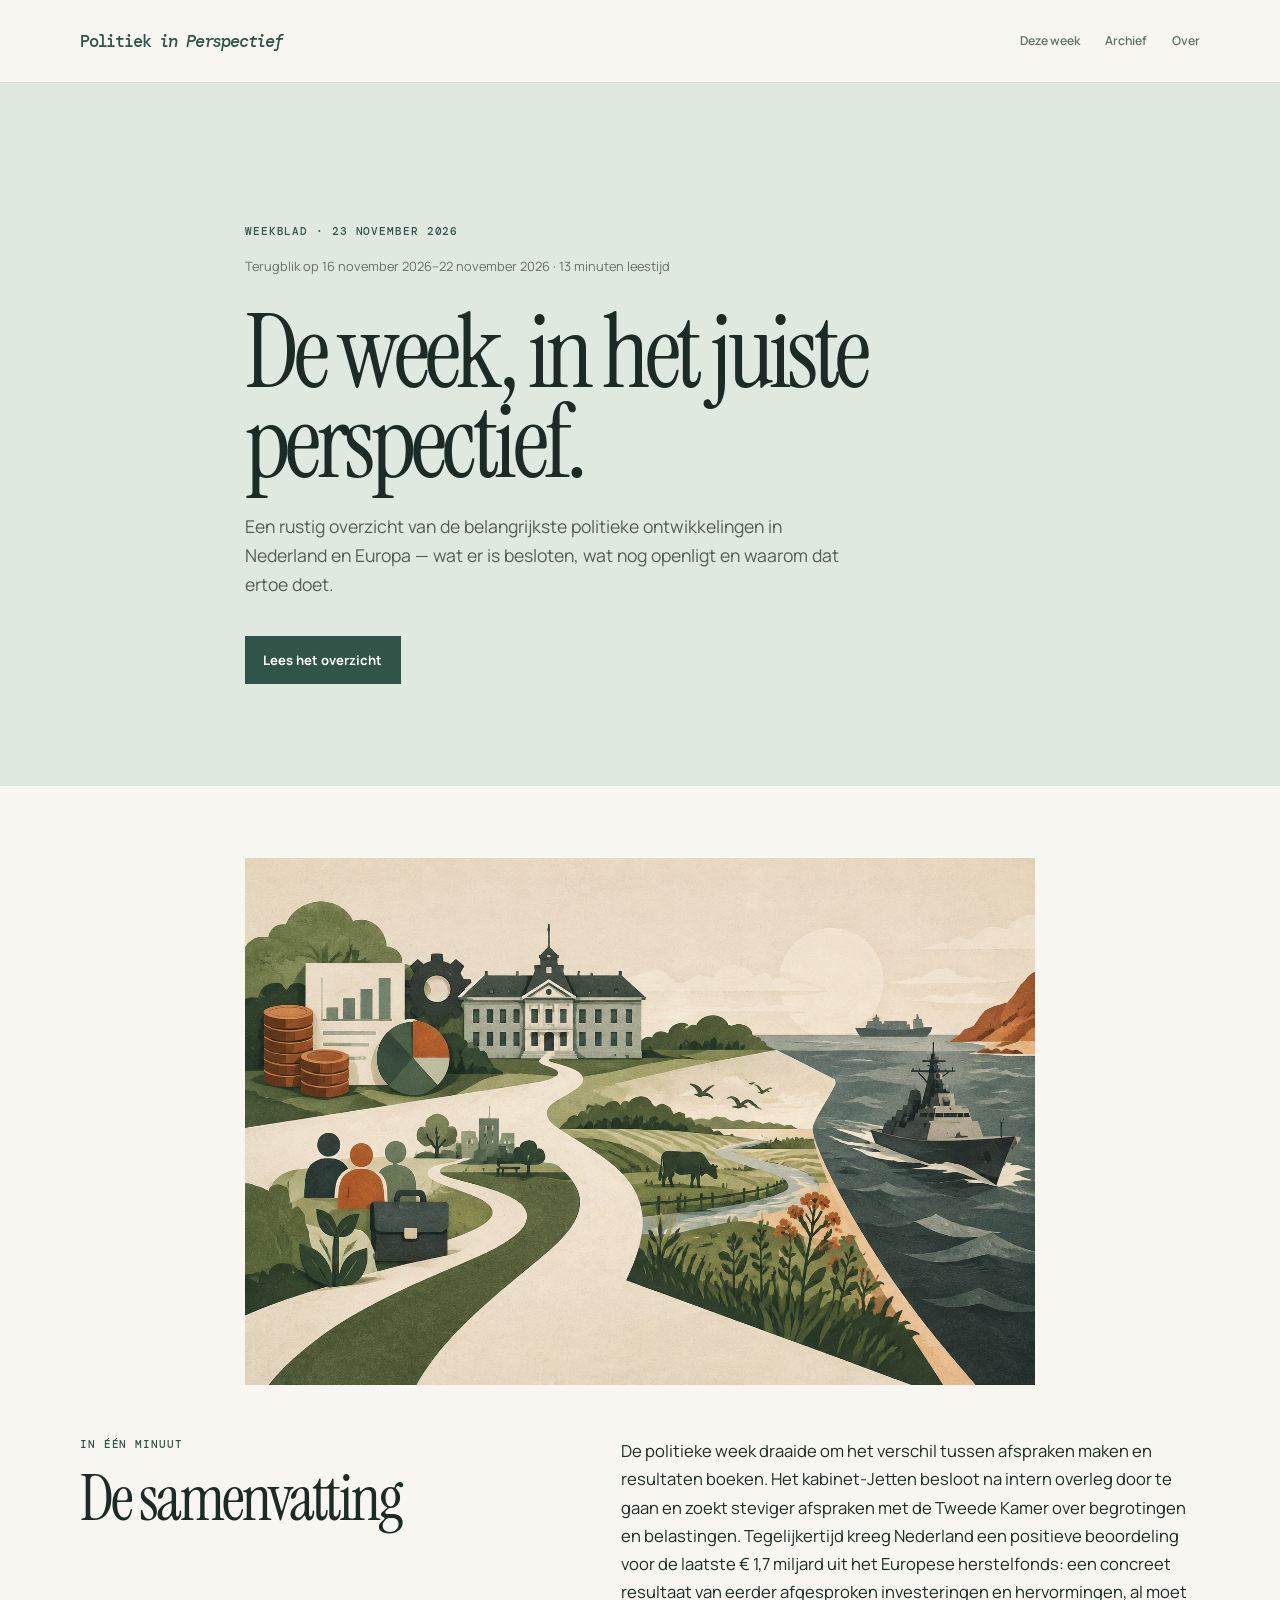
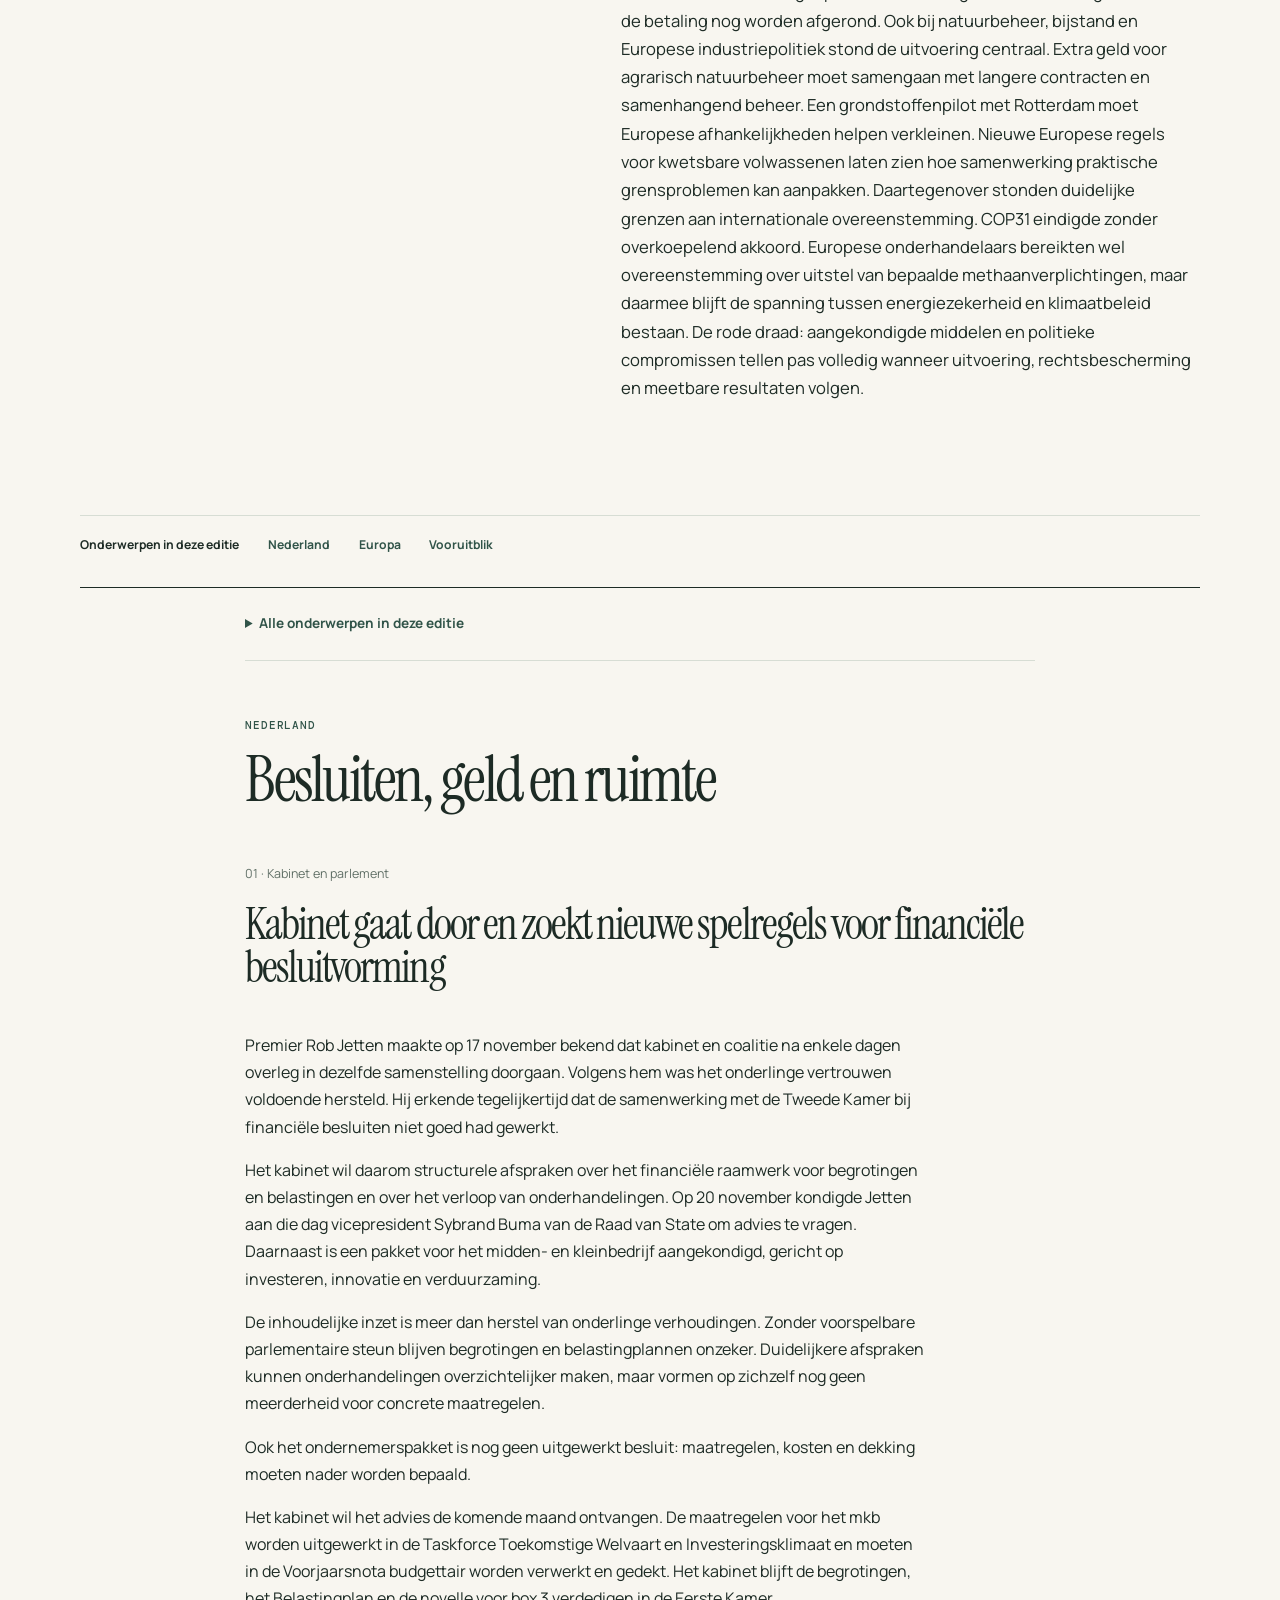
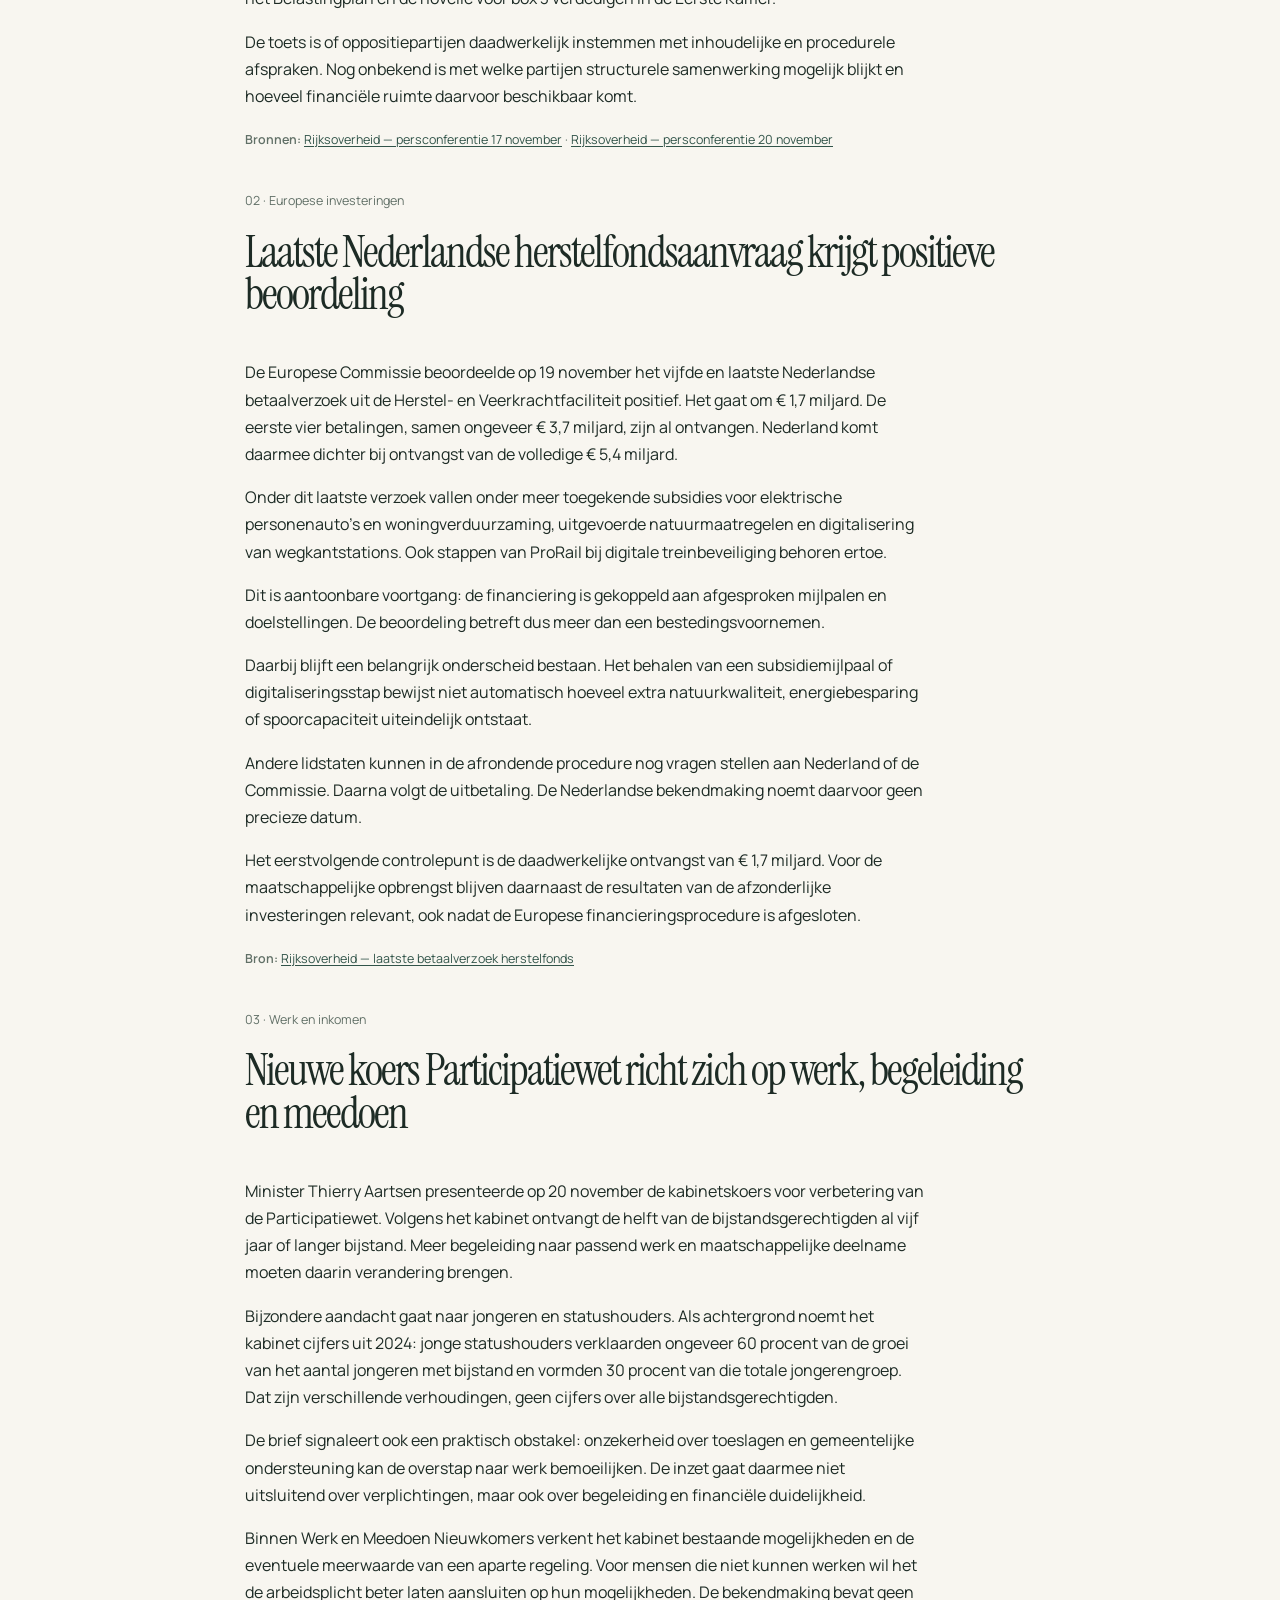
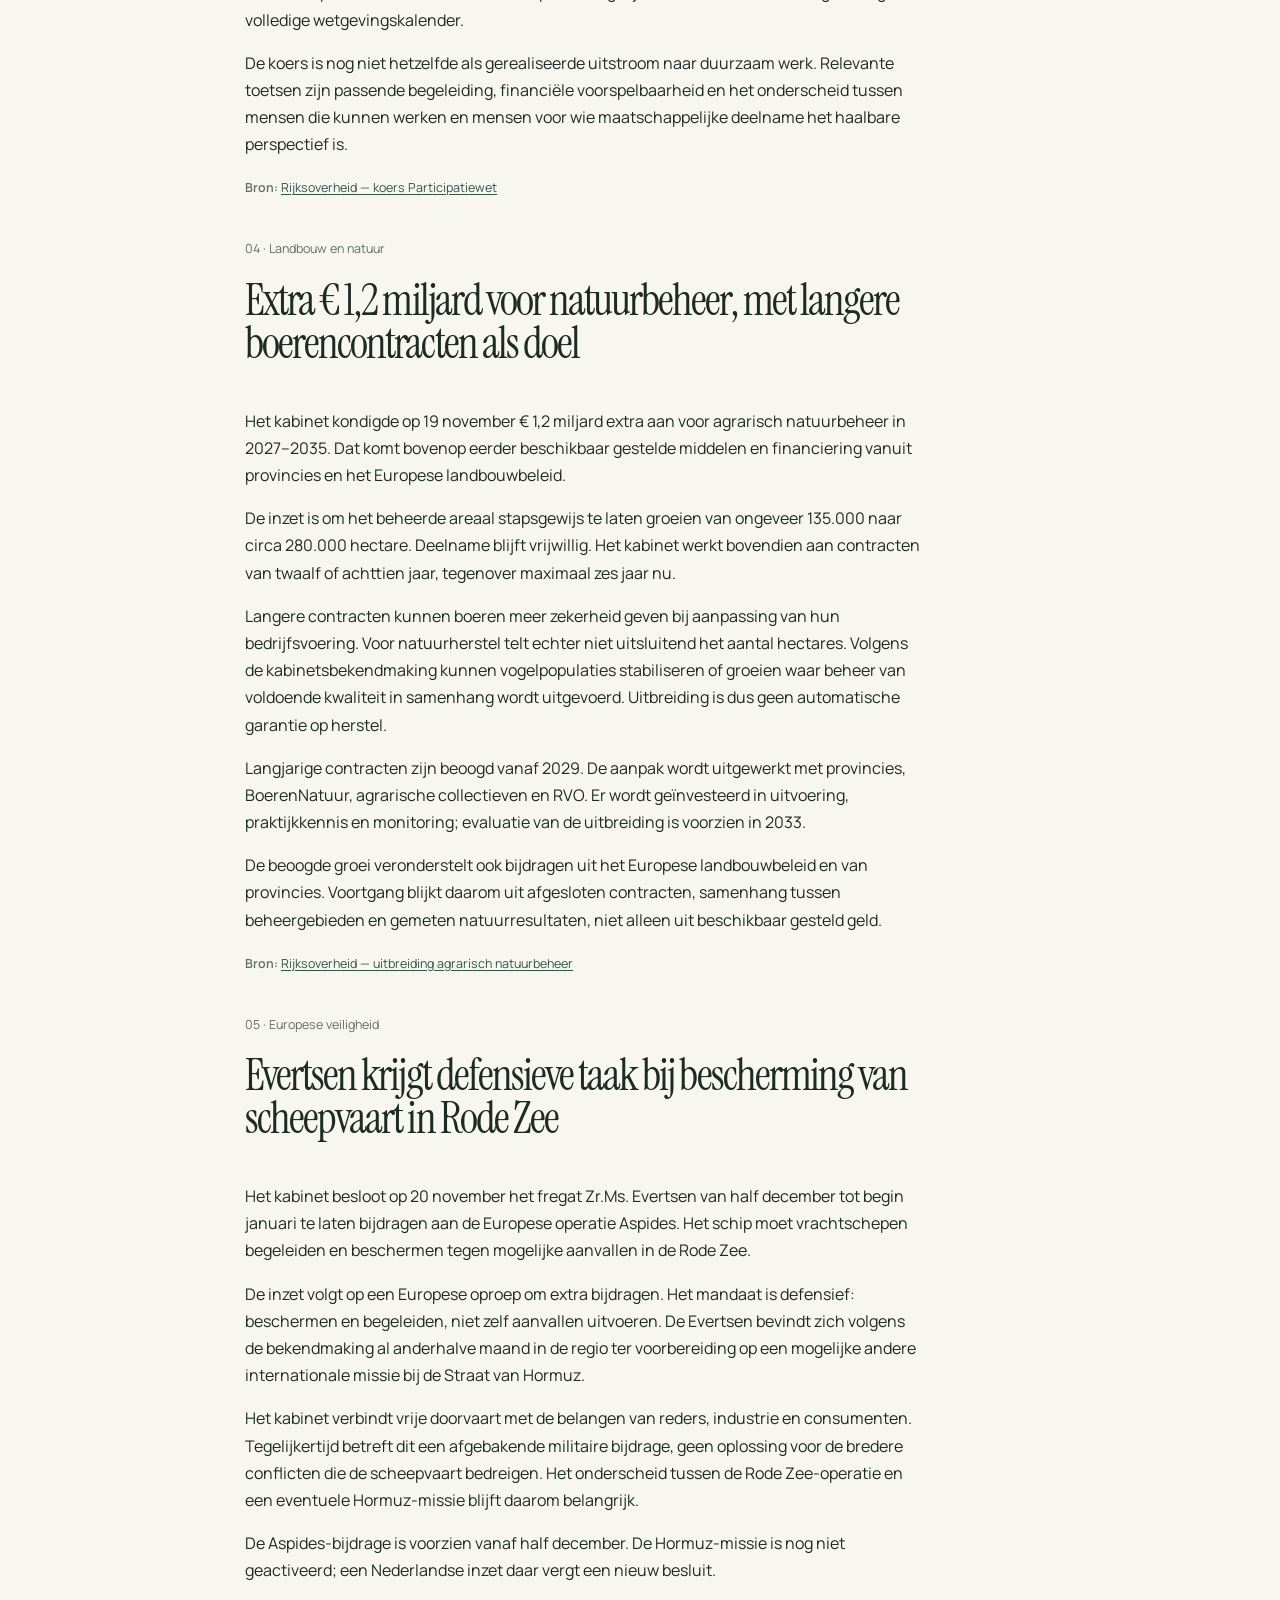
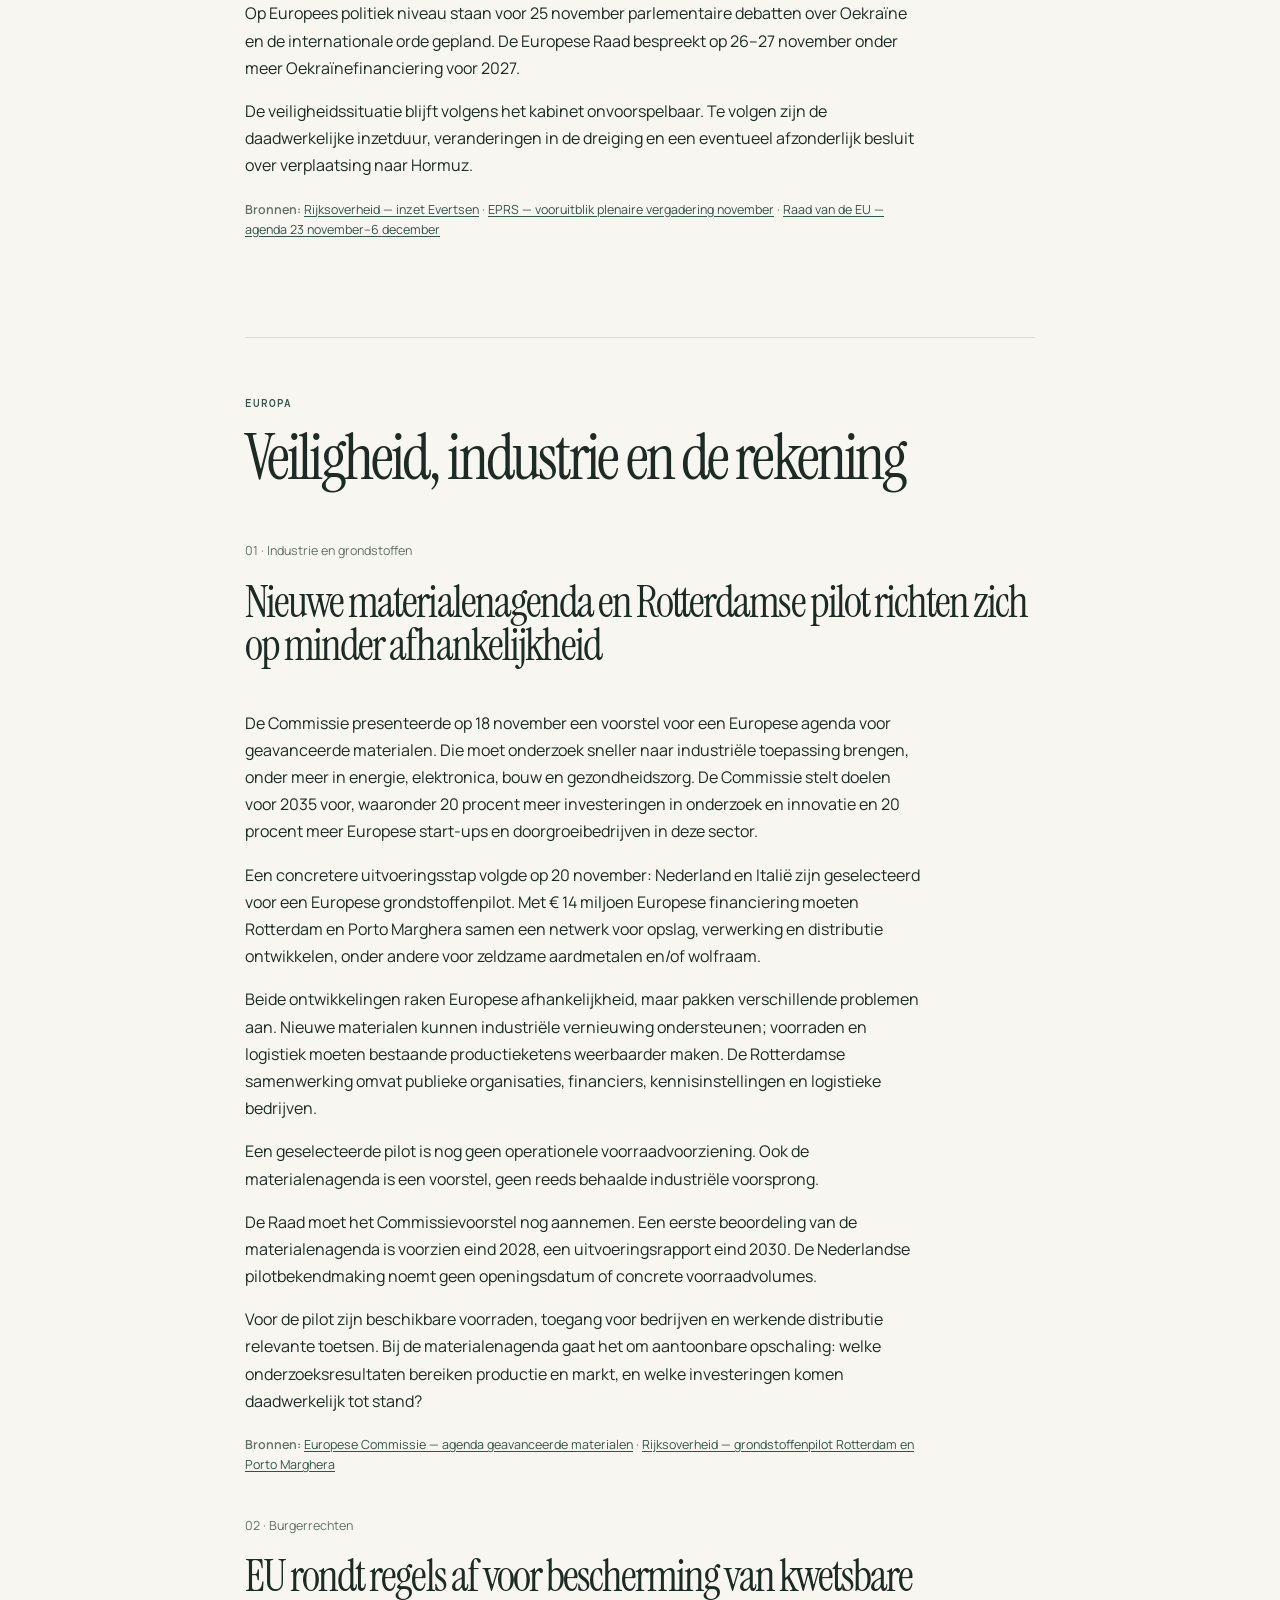
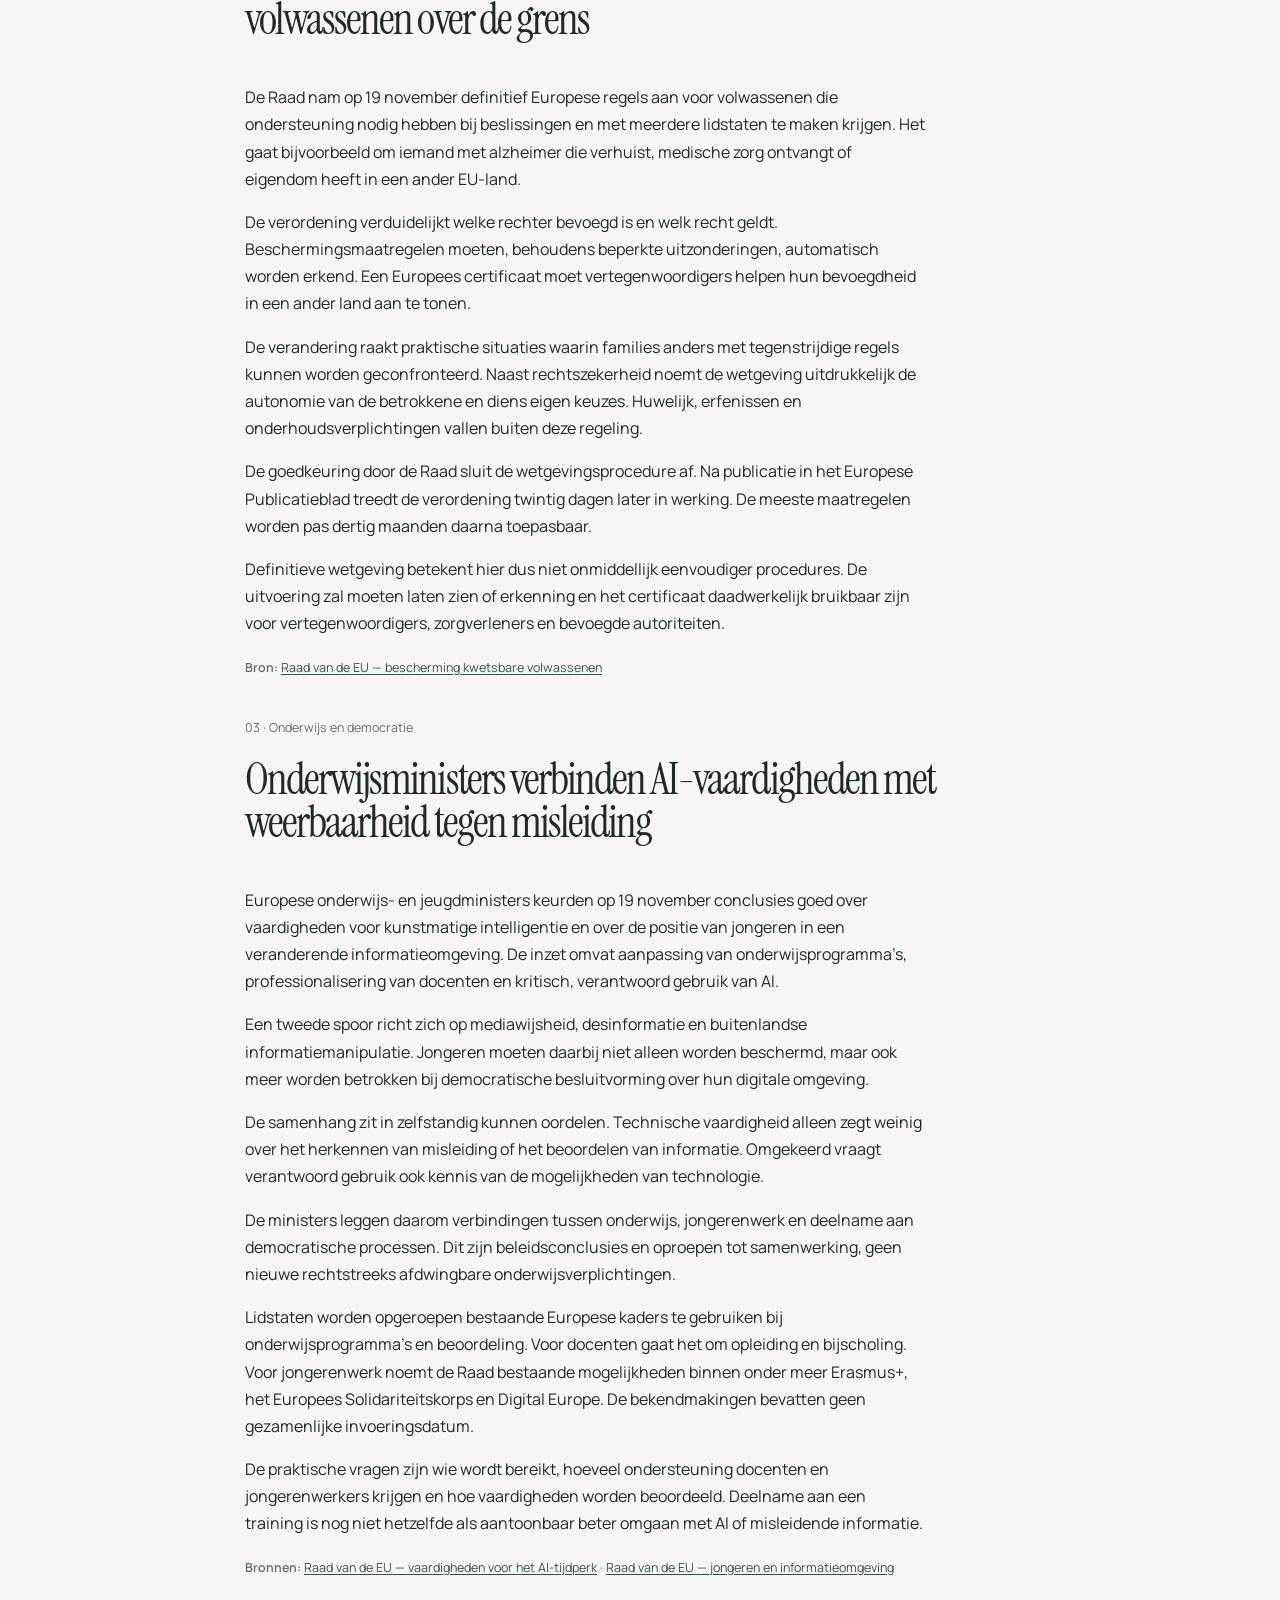
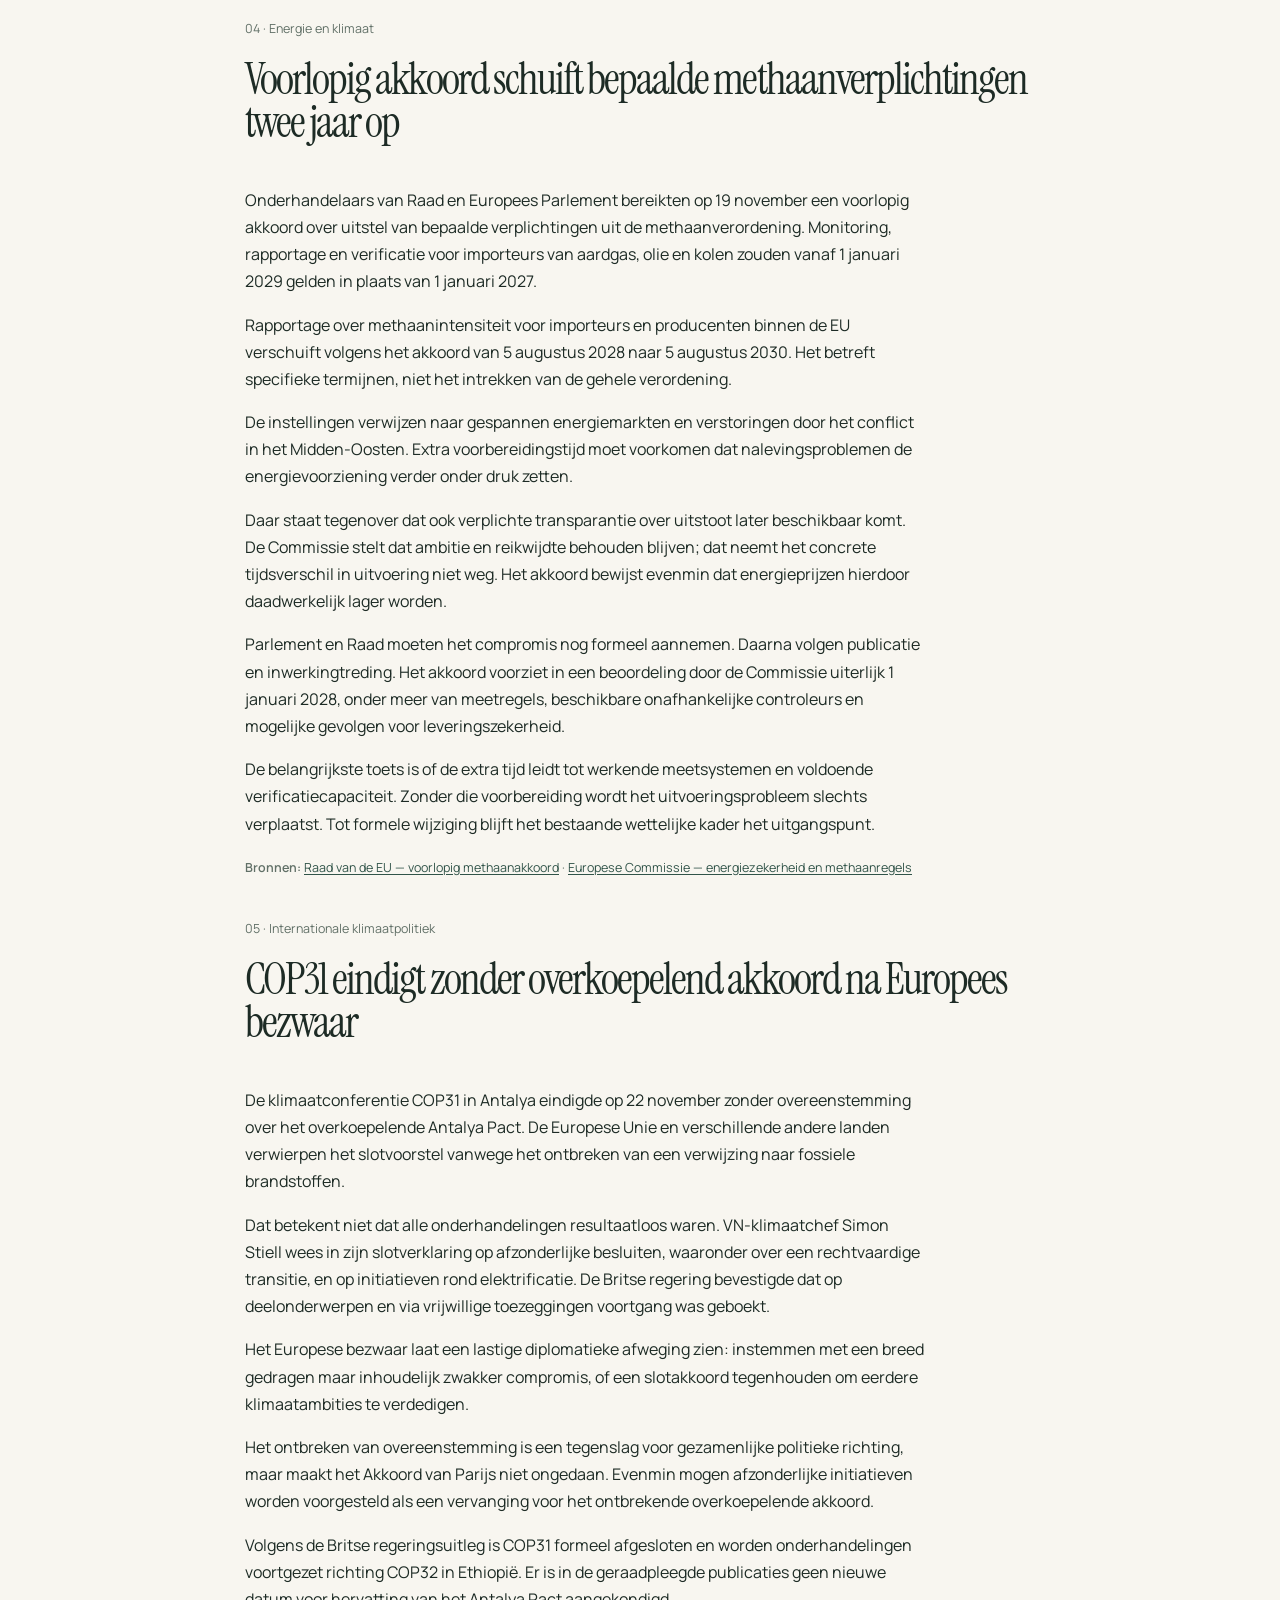
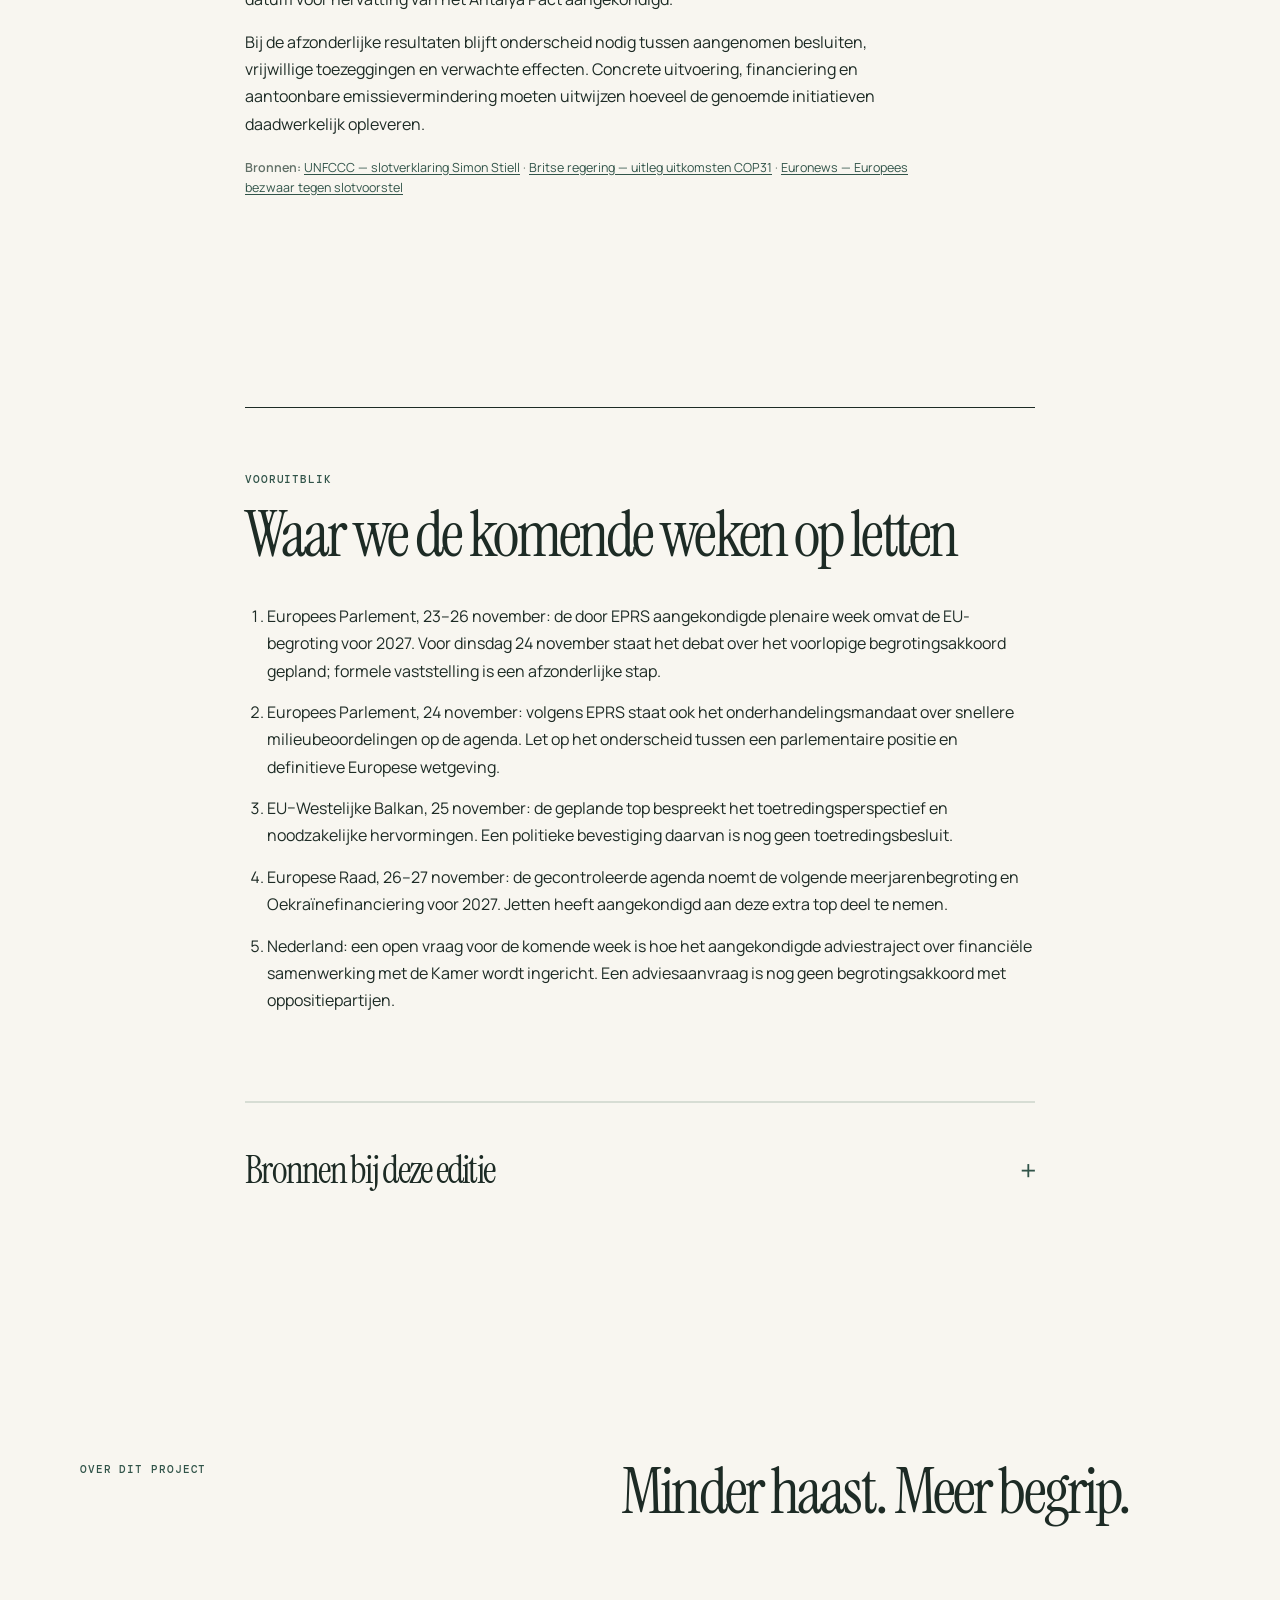
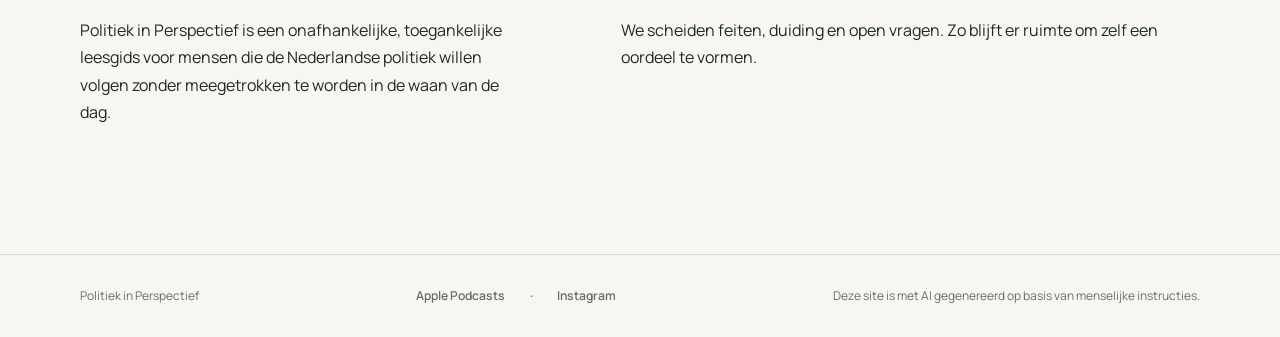
<file: index.html>
<!doctype html>
<html lang="nl"><head><meta charset="utf-8"><meta name="viewport" content="width=device-width, initial-scale=1"><meta name="description" content="Wekelijkse politieke context van 16 november 2026–22 november 2026."><title>Weekblad 16 november 2026–22 november 2026 — Politiek in Perspectief</title><link rel="stylesheet" href="assets/styles.css"></head>
<body><a class="skip-link" href="#inhoud">Direct naar de inhoud</a><header class="site-header"><div class="shell header-inner"><a class="wordmark" href="index.html">Politiek <span>in Perspectief</span></a><nav aria-label="Hoofdnavigatie"><a href="index.html">Deze week</a><a href="archief.html">Archief</a><a href="#over">Over</a></nav></div></header>
<main id="inhoud"><section class="hero"><div class="shell hero-inner"><p class="eyebrow">WEEKBLAD · 23 NOVEMBER 2026</p><p class="edition-meta">Terugblik op 16 november 2026–22 november 2026 · 13 minuten leestijd</p><h1>De week, in het juiste perspectief.</h1><p class="intro">Een rustig overzicht van de belangrijkste politieke ontwikkelingen in Nederland en Europa — wat er is besloten, wat nog openligt en waarom dat ertoe doet.</p><a class="button" href="#samenvatting">Lees het overzicht</a></div></section>
<figure class="edition-illustration shell"><img src="assets/edities/2026-11-22.webp" alt="Abstracte redactionele illustratie bij de politieke week van 16 november 2026–22 november 2026." width="1536" height="1024"></figure>
<section class="brief shell" id="samenvatting"><div class="brief-label"><p class="eyebrow">IN ÉÉN MINUUT</p><h2>De samenvatting</h2></div><div class="brief-copy"><p>De politieke week draaide om het verschil tussen afspraken maken en resultaten boeken. Het kabinet-Jetten besloot na intern overleg door te gaan en zoekt steviger afspraken met de Tweede Kamer over begrotingen en belastingen. Tegelijkertijd kreeg Nederland een positieve beoordeling voor de laatste € 1,7 miljard uit het Europese herstelfonds: een concreet resultaat van eerder afgesproken investeringen en hervormingen, al moet de betaling nog worden afgerond.

Ook bij natuurbeheer, bijstand en Europese industriepolitiek stond de uitvoering centraal. Extra geld voor agrarisch natuurbeheer moet samengaan met langere contracten en samenhangend beheer. Een grondstoffenpilot met Rotterdam moet Europese afhankelijkheden helpen verkleinen. Nieuwe Europese regels voor kwetsbare volwassenen laten zien hoe samenwerking praktische grensproblemen kan aanpakken.

Daartegenover stonden duidelijke grenzen aan internationale overeenstemming. COP31 eindigde zonder overkoepelend akkoord. Europese onderhandelaars bereikten wel overeenstemming over uitstel van bepaalde methaanverplichtingen, maar daarmee blijft de spanning tussen energiezekerheid en klimaatbeleid bestaan. De rode draad: aangekondigde middelen en politieke compromissen tellen pas volledig wanneer uitvoering, rechtsbescherming en meetbare resultaten volgen.</p></div></section>
<nav class="edition-nav shell" aria-label="Onderwerpen in deze editie"><p>Onderwerpen in deze editie</p><a href="#nederland">Nederland</a><a href="#europa">Europa</a><a href="#vooruitblik">Vooruitblik</a></nav>
<details class="edition-contents shell"><summary>Alle onderwerpen in deze editie</summary><ol><li><a href="#nederland-1">Kabinet gaat door en zoekt nieuwe spelregels voor financiële besluitvorming</a></li><li><a href="#nederland-2">Laatste Nederlandse herstelfondsaanvraag krijgt positieve beoordeling</a></li><li><a href="#nederland-3">Nieuwe koers Participatiewet richt zich op werk, begeleiding en meedoen</a></li><li><a href="#nederland-4">Extra € 1,2 miljard voor natuurbeheer, met langere boerencontracten als doel</a></li><li><a href="#nederland-5">Evertsen krijgt defensieve taak bij bescherming van scheepvaart in Rode Zee</a></li><li><a href="#europa-1">Nieuwe materialenagenda en Rotterdamse pilot richten zich op minder afhankelijkheid</a></li><li><a href="#europa-2">EU rondt regels af voor bescherming van kwetsbare volwassenen over de grens</a></li><li><a href="#europa-3">Onderwijsministers verbinden AI-vaardigheden met weerbaarheid tegen misleiding</a></li><li><a href="#europa-4">Voorlopig akkoord schuift bepaalde methaanverplichtingen twee jaar op</a></li><li><a href="#europa-5">COP31 eindigt zonder overkoepelend akkoord na Europees bezwaar</a></li></ol></details>

  <section class="news-section" id="nederland">
    <div class="section-inner">
      <p class="eyebrow">NEDERLAND</p>
      <h2>Besluiten, geld en ruimte</h2>
      <article class="news-item" id="nederland-1">
        <p class="news-meta">01 · Kabinet en parlement</p>
        <h3>Kabinet gaat door en zoekt nieuwe spelregels voor financiële besluitvorming</h3>
        <div class="story-body"><p class="news-copy">Premier Rob Jetten maakte op 17 november bekend dat kabinet en coalitie na enkele dagen overleg in dezelfde samenstelling doorgaan. Volgens hem was het onderlinge vertrouwen voldoende hersteld. Hij erkende tegelijkertijd dat de samenwerking met de Tweede Kamer bij financiële besluiten niet goed had gewerkt.</p>
<p class="news-copy">Het kabinet wil daarom structurele afspraken over het financiële raamwerk voor begrotingen en belastingen en over het verloop van onderhandelingen. Op 20 november kondigde Jetten aan die dag vicepresident Sybrand Buma van de Raad van State om advies te vragen. Daarnaast is een pakket voor het midden- en kleinbedrijf aangekondigd, gericht op investeren, innovatie en verduurzaming.</p>
<p class="news-copy">De inhoudelijke inzet is meer dan herstel van onderlinge verhoudingen. Zonder voorspelbare parlementaire steun blijven begrotingen en belastingplannen onzeker. Duidelijkere afspraken kunnen onderhandelingen overzichtelijker maken, maar vormen op zichzelf nog geen meerderheid voor concrete maatregelen.</p>
<p class="news-copy">Ook het ondernemerspakket is nog geen uitgewerkt besluit: maatregelen, kosten en dekking moeten nader worden bepaald.</p>
<p class="news-copy">Het kabinet wil het advies de komende maand ontvangen. De maatregelen voor het mkb worden uitgewerkt in de Taskforce Toekomstige Welvaart en Investeringsklimaat en moeten in de Voorjaarsnota budgettair worden verwerkt en gedekt. Het kabinet blijft de begrotingen, het Belastingplan en de novelle voor box 3 verdedigen in de Eerste Kamer.</p>
<p class="news-copy">De toets is of oppositiepartijen daadwerkelijk instemmen met inhoudelijke en procedurele afspraken. Nog onbekend is met welke partijen structurele samenwerking mogelijk blijkt en hoeveel financiële ruimte daarvoor beschikbaar komt.</p></div>
        <p class="article-sources"><span>Bronnen:</span> <a href="https://www.rijksoverheid.nl/documenten/2026/11/17/letterlijke-tekst-persconferentie-na-ministerraad-17-november-2026" rel="noopener noreferrer">Rijksoverheid — persconferentie 17 november</a><span aria-hidden="true"> · </span><a href="https://www.rijksoverheid.nl/documenten/2026/11/20/letterlijke-tekst-persconferentie-na-ministerraad-20-november-2026" rel="noopener noreferrer">Rijksoverheid — persconferentie 20 november</a></p>
      </article>
<article class="news-item" id="nederland-2">
        <p class="news-meta">02 · Europese investeringen</p>
        <h3>Laatste Nederlandse herstelfondsaanvraag krijgt positieve beoordeling</h3>
        <div class="story-body"><p class="news-copy">De Europese Commissie beoordeelde op 19 november het vijfde en laatste Nederlandse betaalverzoek uit de Herstel- en Veerkrachtfaciliteit positief. Het gaat om € 1,7 miljard. De eerste vier betalingen, samen ongeveer € 3,7 miljard, zijn al ontvangen. Nederland komt daarmee dichter bij ontvangst van de volledige € 5,4 miljard.</p>
<p class="news-copy">Onder dit laatste verzoek vallen onder meer toegekende subsidies voor elektrische personenauto’s en woningverduurzaming, uitgevoerde natuurmaatregelen en digitalisering van wegkantstations. Ook stappen van ProRail bij digitale treinbeveiliging behoren ertoe.</p>
<p class="news-copy">Dit is aantoonbare voortgang: de financiering is gekoppeld aan afgesproken mijlpalen en doelstellingen. De beoordeling betreft dus meer dan een bestedingsvoornemen.</p>
<p class="news-copy">Daarbij blijft een belangrijk onderscheid bestaan. Het behalen van een subsidiemijlpaal of digitaliseringsstap bewijst niet automatisch hoeveel extra natuurkwaliteit, energiebesparing of spoorcapaciteit uiteindelijk ontstaat.</p>
<p class="news-copy">Andere lidstaten kunnen in de afrondende procedure nog vragen stellen aan Nederland of de Commissie. Daarna volgt de uitbetaling. De Nederlandse bekendmaking noemt daarvoor geen precieze datum.</p>
<p class="news-copy">Het eerstvolgende controlepunt is de daadwerkelijke ontvangst van € 1,7 miljard. Voor de maatschappelijke opbrengst blijven daarnaast de resultaten van de afzonderlijke investeringen relevant, ook nadat de Europese financieringsprocedure is afgesloten.</p></div>
        <p class="article-sources"><span>Bron:</span> <a href="https://www.rijksoverheid.nl/actueel/nieuws/2026/11/20/positieve-beoordeling-vijfde-betaalverzoek-nederlands-herstel-en-veerkrachtplan" rel="noopener noreferrer">Rijksoverheid — laatste betaalverzoek herstelfonds</a></p>
      </article>
<article class="news-item" id="nederland-3">
        <p class="news-meta">03 · Werk en inkomen</p>
        <h3>Nieuwe koers Participatiewet richt zich op werk, begeleiding en meedoen</h3>
        <div class="story-body"><p class="news-copy">Minister Thierry Aartsen presenteerde op 20 november de kabinetskoers voor verbetering van de Participatiewet. Volgens het kabinet ontvangt de helft van de bijstandsgerechtigden al vijf jaar of langer bijstand. Meer begeleiding naar passend werk en maatschappelijke deelname moeten daarin verandering brengen.</p>
<p class="news-copy">Bijzondere aandacht gaat naar jongeren en statushouders. Als achtergrond noemt het kabinet cijfers uit 2024: jonge statushouders verklaarden ongeveer 60 procent van de groei van het aantal jongeren met bijstand en vormden 30 procent van die totale jongerengroep. Dat zijn verschillende verhoudingen, geen cijfers over alle bijstandsgerechtigden.</p>
<p class="news-copy">De brief signaleert ook een praktisch obstakel: onzekerheid over toeslagen en gemeentelijke ondersteuning kan de overstap naar werk bemoeilijken. De inzet gaat daarmee niet uitsluitend over verplichtingen, maar ook over begeleiding en financiële duidelijkheid.</p>
<p class="news-copy">Binnen Werk en Meedoen Nieuwkomers verkent het kabinet bestaande mogelijkheden en de eventuele meerwaarde van een aparte regeling. Voor mensen die niet kunnen werken wil het de arbeidsplicht beter laten aansluiten op hun mogelijkheden. De bekendmaking bevat geen volledige wetgevingskalender.</p>
<p class="news-copy">De koers is nog niet hetzelfde als gerealiseerde uitstroom naar duurzaam werk. Relevante toetsen zijn passende begeleiding, financiële voorspelbaarheid en het onderscheid tussen mensen die kunnen werken en mensen voor wie maatschappelijke deelname het haalbare perspectief is.</p></div>
        <p class="article-sources"><span>Bron:</span> <a href="https://www.rijksoverheid.nl/actueel/nieuws/2026/11/20/kabinet-zet-werk-en-meedoen-centraal-in-de-participatiewet" rel="noopener noreferrer">Rijksoverheid — koers Participatiewet</a></p>
      </article>
<article class="news-item" id="nederland-4">
        <p class="news-meta">04 · Landbouw en natuur</p>
        <h3>Extra € 1,2 miljard voor natuurbeheer, met langere boerencontracten als doel</h3>
        <div class="story-body"><p class="news-copy">Het kabinet kondigde op 19 november € 1,2 miljard extra aan voor agrarisch natuurbeheer in 2027–2035. Dat komt bovenop eerder beschikbaar gestelde middelen en financiering vanuit provincies en het Europese landbouwbeleid.</p>
<p class="news-copy">De inzet is om het beheerde areaal stapsgewijs te laten groeien van ongeveer 135.000 naar circa 280.000 hectare. Deelname blijft vrijwillig. Het kabinet werkt bovendien aan contracten van twaalf of achttien jaar, tegenover maximaal zes jaar nu.</p>
<p class="news-copy">Langere contracten kunnen boeren meer zekerheid geven bij aanpassing van hun bedrijfsvoering. Voor natuurherstel telt echter niet uitsluitend het aantal hectares. Volgens de kabinetsbekendmaking kunnen vogelpopulaties stabiliseren of groeien waar beheer van voldoende kwaliteit in samenhang wordt uitgevoerd. Uitbreiding is dus geen automatische garantie op herstel.</p>
<p class="news-copy">Langjarige contracten zijn beoogd vanaf 2029. De aanpak wordt uitgewerkt met provincies, BoerenNatuur, agrarische collectieven en RVO. Er wordt geïnvesteerd in uitvoering, praktijkkennis en monitoring; evaluatie van de uitbreiding is voorzien in 2033.</p>
<p class="news-copy">De beoogde groei veronderstelt ook bijdragen uit het Europese landbouwbeleid en van provincies. Voortgang blijkt daarom uit afgesloten contracten, samenhang tussen beheergebieden en gemeten natuurresultaten, niet alleen uit beschikbaar gesteld geld.</p></div>
        <p class="article-sources"><span>Bron:</span> <a href="https://www.rijksoverheid.nl/actueel/nieuws/2026/11/19/kabinet-trekt-extra-geld-uit-voor-agrarisch-natuurbeheer" rel="noopener noreferrer">Rijksoverheid — uitbreiding agrarisch natuurbeheer</a></p>
      </article>
<article class="news-item" id="nederland-5">
        <p class="news-meta">05 · Europese veiligheid</p>
        <h3>Evertsen krijgt defensieve taak bij bescherming van scheepvaart in Rode Zee</h3>
        <div class="story-body"><p class="news-copy">Het kabinet besloot op 20 november het fregat Zr.Ms. Evertsen van half december tot begin januari te laten bijdragen aan de Europese operatie Aspides. Het schip moet vrachtschepen begeleiden en beschermen tegen mogelijke aanvallen in de Rode Zee.</p>
<p class="news-copy">De inzet volgt op een Europese oproep om extra bijdragen. Het mandaat is defensief: beschermen en begeleiden, niet zelf aanvallen uitvoeren. De Evertsen bevindt zich volgens de bekendmaking al anderhalve maand in de regio ter voorbereiding op een mogelijke andere internationale missie bij de Straat van Hormuz.</p>
<p class="news-copy">Het kabinet verbindt vrije doorvaart met de belangen van reders, industrie en consumenten. Tegelijkertijd betreft dit een afgebakende militaire bijdrage, geen oplossing voor de bredere conflicten die de scheepvaart bedreigen. Het onderscheid tussen de Rode Zee-operatie en een eventuele Hormuz-missie blijft daarom belangrijk.</p>
<p class="news-copy">De Aspides-bijdrage is voorzien vanaf half december. De Hormuz-missie is nog niet geactiveerd; een Nederlandse inzet daar vergt een nieuw besluit.</p>
<p class="news-copy">Op Europees politiek niveau staan voor 25 november parlementaire debatten over Oekraïne en de internationale orde gepland. De Europese Raad bespreekt op 26–27 november onder meer Oekraïnefinanciering voor 2027.</p>
<p class="news-copy">De veiligheidssituatie blijft volgens het kabinet onvoorspelbaar. Te volgen zijn de daadwerkelijke inzetduur, veranderingen in de dreiging en een eventueel afzonderlijk besluit over verplaatsing naar Hormuz.</p></div>
        <p class="article-sources"><span>Bronnen:</span> <a href="https://www.rijksoverheid.nl/actueel/nieuws/2026/11/20/zr.ms.-evertsen-helpt-schepen-beschermen-in-de-rode-zee" rel="noopener noreferrer">Rijksoverheid — inzet Evertsen</a><span aria-hidden="true"> · </span><a href="https://research.europarl.europa.eu/home/topics/plenary-session/plenary-november-ii-2026.html" rel="noopener noreferrer">EPRS — vooruitblik plenaire vergadering november</a><span aria-hidden="true"> · </span><a href="https://www.consilium.europa.eu/en/press/press-releases/2026/11/20/forward-look-2026/" rel="noopener noreferrer">Raad van de EU — agenda 23 november–6 december</a></p>
      </article>
    </div>
  </section>

  <section class="news-section" id="europa">
    <div class="section-inner">
      <p class="eyebrow">EUROPA</p>
      <h2>Veiligheid, industrie en de rekening</h2>
      <article class="news-item" id="europa-1">
        <p class="news-meta">01 · Industrie en grondstoffen</p>
        <h3>Nieuwe materialenagenda en Rotterdamse pilot richten zich op minder afhankelijkheid</h3>
        <div class="story-body"><p class="news-copy">De Commissie presenteerde op 18 november een voorstel voor een Europese agenda voor geavanceerde materialen. Die moet onderzoek sneller naar industriële toepassing brengen, onder meer in energie, elektronica, bouw en gezondheidszorg. De Commissie stelt doelen voor 2035 voor, waaronder 20 procent meer investeringen in onderzoek en innovatie en 20 procent meer Europese start-ups en doorgroeibedrijven in deze sector.</p>
<p class="news-copy">Een concretere uitvoeringsstap volgde op 20 november: Nederland en Italië zijn geselecteerd voor een Europese grondstoffenpilot. Met € 14 miljoen Europese financiering moeten Rotterdam en Porto Marghera samen een netwerk voor opslag, verwerking en distributie ontwikkelen, onder andere voor zeldzame aardmetalen en/of wolfraam.</p>
<p class="news-copy">Beide ontwikkelingen raken Europese afhankelijkheid, maar pakken verschillende problemen aan. Nieuwe materialen kunnen industriële vernieuwing ondersteunen; voorraden en logistiek moeten bestaande productieketens weerbaarder maken. De Rotterdamse samenwerking omvat publieke organisaties, financiers, kennisinstellingen en logistieke bedrijven.</p>
<p class="news-copy">Een geselecteerde pilot is nog geen operationele voorraadvoorziening. Ook de materialenagenda is een voorstel, geen reeds behaalde industriële voorsprong.</p>
<p class="news-copy">De Raad moet het Commissievoorstel nog aannemen. Een eerste beoordeling van de materialenagenda is voorzien eind 2028, een uitvoeringsrapport eind 2030. De Nederlandse pilotbekendmaking noemt geen openingsdatum of concrete voorraadvolumes.</p>
<p class="news-copy">Voor de pilot zijn beschikbare voorraden, toegang voor bedrijven en werkende distributie relevante toetsen. Bij de materialenagenda gaat het om aantoonbare opschaling: welke onderzoeksresultaten bereiken productie en markt, en welke investeringen komen daadwerkelijk tot stand?</p></div>
        <p class="article-sources"><span>Bronnen:</span> <a href="https://luxembourg.representation.ec.europa.eu/actualites-et-evenements/actualites/commission-proposes-boost-advanced-materials-europes-innovation-and-industrial-leadership-2026-11-18_en?prefLang=hu" rel="noopener noreferrer">Europese Commissie — agenda geavanceerde materialen</a><span aria-hidden="true"> · </span><a href="https://www.rijksoverheid.nl/actueel/nieuws/2026/11/20/pilot-voorraadvorming-kritieke-grondstoffen-in-havens-rotterdam-en-porto-marghera" rel="noopener noreferrer">Rijksoverheid — grondstoffenpilot Rotterdam en Porto Marghera</a></p>
      </article>
<article class="news-item" id="europa-2">
        <p class="news-meta">02 · Burgerrechten</p>
        <h3>EU rondt regels af voor bescherming van kwetsbare volwassenen over de grens</h3>
        <div class="story-body"><p class="news-copy">De Raad nam op 19 november definitief Europese regels aan voor volwassenen die ondersteuning nodig hebben bij beslissingen en met meerdere lidstaten te maken krijgen. Het gaat bijvoorbeeld om iemand met alzheimer die verhuist, medische zorg ontvangt of eigendom heeft in een ander EU-land.</p>
<p class="news-copy">De verordening verduidelijkt welke rechter bevoegd is en welk recht geldt. Beschermingsmaatregelen moeten, behoudens beperkte uitzonderingen, automatisch worden erkend. Een Europees certificaat moet vertegenwoordigers helpen hun bevoegdheid in een ander land aan te tonen.</p>
<p class="news-copy">De verandering raakt praktische situaties waarin families anders met tegenstrijdige regels kunnen worden geconfronteerd. Naast rechtszekerheid noemt de wetgeving uitdrukkelijk de autonomie van de betrokkene en diens eigen keuzes. Huwelijk, erfenissen en onderhoudsverplichtingen vallen buiten deze regeling.</p>
<p class="news-copy">De goedkeuring door de Raad sluit de wetgevingsprocedure af. Na publicatie in het Europese Publicatieblad treedt de verordening twintig dagen later in werking. De meeste maatregelen worden pas dertig maanden daarna toepasbaar.</p>
<p class="news-copy">Definitieve wetgeving betekent hier dus niet onmiddellijk eenvoudiger procedures. De uitvoering zal moeten laten zien of erkenning en het certificaat daadwerkelijk bruikbaar zijn voor vertegenwoordigers, zorgverleners en bevoegde autoriteiten.</p></div>
        <p class="article-sources"><span>Bron:</span> <a href="https://www.consilium.europa.eu/en/press/press-releases/2026/11/19/council-greenlights-new-eu-rules-to-protect-vulnerable-adults/" rel="noopener noreferrer">Raad van de EU — bescherming kwetsbare volwassenen</a></p>
      </article>
<article class="news-item" id="europa-3">
        <p class="news-meta">03 · Onderwijs en democratie</p>
        <h3>Onderwijsministers verbinden AI-vaardigheden met weerbaarheid tegen misleiding</h3>
        <div class="story-body"><p class="news-copy">Europese onderwijs- en jeugdministers keurden op 19 november conclusies goed over vaardigheden voor kunstmatige intelligentie en over de positie van jongeren in een veranderende informatieomgeving. De inzet omvat aanpassing van onderwijsprogramma’s, professionalisering van docenten en kritisch, verantwoord gebruik van AI.</p>
<p class="news-copy">Een tweede spoor richt zich op mediawijsheid, desinformatie en buitenlandse informatiemanipulatie. Jongeren moeten daarbij niet alleen worden beschermd, maar ook meer worden betrokken bij democratische besluitvorming over hun digitale omgeving.</p>
<p class="news-copy">De samenhang zit in zelfstandig kunnen oordelen. Technische vaardigheid alleen zegt weinig over het herkennen van misleiding of het beoordelen van informatie. Omgekeerd vraagt verantwoord gebruik ook kennis van de mogelijkheden van technologie.</p>
<p class="news-copy">De ministers leggen daarom verbindingen tussen onderwijs, jongerenwerk en deelname aan democratische processen. Dit zijn beleidsconclusies en oproepen tot samenwerking, geen nieuwe rechtstreeks afdwingbare onderwijsverplichtingen.</p>
<p class="news-copy">Lidstaten worden opgeroepen bestaande Europese kaders te gebruiken bij onderwijsprogramma’s en beoordeling. Voor docenten gaat het om opleiding en bijscholing. Voor jongerenwerk noemt de Raad bestaande mogelijkheden binnen onder meer Erasmus+, het Europees Solidariteitskorps en Digital Europe. De bekendmakingen bevatten geen gezamenlijke invoeringsdatum.</p>
<p class="news-copy">De praktische vragen zijn wie wordt bereikt, hoeveel ondersteuning docenten en jongerenwerkers krijgen en hoe vaardigheden worden beoordeeld. Deelname aan een training is nog niet hetzelfde als aantoonbaar beter omgaan met AI of misleidende informatie.</p></div>
        <p class="article-sources"><span>Bronnen:</span> <a href="https://www.consilium.europa.eu/en/press/press-releases/2026/11/19/equipping-europeans-for-the-age-of-ai-council-approves-conclusions/" rel="noopener noreferrer">Raad van de EU — vaardigheden voor het AI-tijdperk</a><span aria-hidden="true"> · </span><a href="https://www.consilium.europa.eu/en/press/press-releases/2026/11/19/council-calls-for-action-to-empower-young-people-in-an-evolving-information-environment/" rel="noopener noreferrer">Raad van de EU — jongeren en informatieomgeving</a></p>
      </article>
<article class="news-item" id="europa-4">
        <p class="news-meta">04 · Energie en klimaat</p>
        <h3>Voorlopig akkoord schuift bepaalde methaanverplichtingen twee jaar op</h3>
        <div class="story-body"><p class="news-copy">Onderhandelaars van Raad en Europees Parlement bereikten op 19 november een voorlopig akkoord over uitstel van bepaalde verplichtingen uit de methaanverordening. Monitoring, rapportage en verificatie voor importeurs van aardgas, olie en kolen zouden vanaf 1 januari 2029 gelden in plaats van 1 januari 2027.</p>
<p class="news-copy">Rapportage over methaanintensiteit voor importeurs en producenten binnen de EU verschuift volgens het akkoord van 5 augustus 2028 naar 5 augustus 2030. Het betreft specifieke termijnen, niet het intrekken van de gehele verordening.</p>
<p class="news-copy">De instellingen verwijzen naar gespannen energiemarkten en verstoringen door het conflict in het Midden-Oosten. Extra voorbereidingstijd moet voorkomen dat nalevingsproblemen de energievoorziening verder onder druk zetten.</p>
<p class="news-copy">Daar staat tegenover dat ook verplichte transparantie over uitstoot later beschikbaar komt. De Commissie stelt dat ambitie en reikwijdte behouden blijven; dat neemt het concrete tijdsverschil in uitvoering niet weg. Het akkoord bewijst evenmin dat energieprijzen hierdoor daadwerkelijk lager worden.</p>
<p class="news-copy">Parlement en Raad moeten het compromis nog formeel aannemen. Daarna volgen publicatie en inwerkingtreding. Het akkoord voorziet in een beoordeling door de Commissie uiterlijk 1 januari 2028, onder meer van meetregels, beschikbare onafhankelijke controleurs en mogelijke gevolgen voor leveringszekerheid.</p>
<p class="news-copy">De belangrijkste toets is of de extra tijd leidt tot werkende meetsystemen en voldoende verificatiecapaciteit. Zonder die voorbereiding wordt het uitvoeringsprobleem slechts verplaatst. Tot formele wijziging blijft het bestaande wettelijke kader het uitgangspunt.</p></div>
        <p class="article-sources"><span>Bronnen:</span> <a href="https://www.consilium.europa.eu/en/press/press-releases/2026/11/19/methane-regulation-eu-agrees-targeted-amendment-to-safeguard-security-of-supply/" rel="noopener noreferrer">Raad van de EU — voorlopig methaanakkoord</a><span aria-hidden="true"> · </span><a href="https://energy.ec.europa.eu/news/co-legislators-agree-targeted-amendment-methane-regulation-ensure-supply-security-amid-energy-crisis-2026-11-19_en?prefLang=el" rel="noopener noreferrer">Europese Commissie — energiezekerheid en methaanregels</a></p>
      </article>
<article class="news-item" id="europa-5">
        <p class="news-meta">05 · Internationale klimaatpolitiek</p>
        <h3>COP31 eindigt zonder overkoepelend akkoord na Europees bezwaar</h3>
        <div class="story-body"><p class="news-copy">De klimaatconferentie COP31 in Antalya eindigde op 22 november zonder overeenstemming over het overkoepelende Antalya Pact. De Europese Unie en verschillende andere landen verwierpen het slotvoorstel vanwege het ontbreken van een verwijzing naar fossiele brandstoffen.</p>
<p class="news-copy">Dat betekent niet dat alle onderhandelingen resultaatloos waren. VN-klimaatchef Simon Stiell wees in zijn slotverklaring op afzonderlijke besluiten, waaronder over een rechtvaardige transitie, en op initiatieven rond elektrificatie. De Britse regering bevestigde dat op deelonderwerpen en via vrijwillige toezeggingen voortgang was geboekt.</p>
<p class="news-copy">Het Europese bezwaar laat een lastige diplomatieke afweging zien: instemmen met een breed gedragen maar inhoudelijk zwakker compromis, of een slotakkoord tegenhouden om eerdere klimaatambities te verdedigen.</p>
<p class="news-copy">Het ontbreken van overeenstemming is een tegenslag voor gezamenlijke politieke richting, maar maakt het Akkoord van Parijs niet ongedaan. Evenmin mogen afzonderlijke initiatieven worden voorgesteld als een vervanging voor het ontbrekende overkoepelende akkoord.</p>
<p class="news-copy">Volgens de Britse regeringsuitleg is COP31 formeel afgesloten en worden onderhandelingen voortgezet richting COP32 in Ethiopië. Er is in de geraadpleegde publicaties geen nieuwe datum voor hervatting van het Antalya Pact aangekondigd.</p>
<p class="news-copy">Bij de afzonderlijke resultaten blijft onderscheid nodig tussen aangenomen besluiten, vrijwillige toezeggingen en verwachte effecten. Concrete uitvoering, financiering en aantoonbare emissievermindering moeten uitwijzen hoeveel de genoemde initiatieven daadwerkelijk opleveren.</p></div>
        <p class="article-sources"><span>Bronnen:</span> <a href="https://unfccc.int/news/un-climate-change-executive-secretary-simon-stiell-remarks-at-the-closing-plenary-of-cop31" rel="noopener noreferrer">UNFCCC — slotverklaring Simon Stiell</a><span aria-hidden="true"> · </span><a href="https://www.gov.uk/government/news/cop31-outcomes-your-questions-answered" rel="noopener noreferrer">Britse regering — uitleg uitkomsten COP31</a><span aria-hidden="true"> · </span><a href="https://www.euronews.com/2026/11/22/cop31-climate-talks-fail-after-eu-and-others-reject-final-deal-proposal" rel="noopener noreferrer">Euronews — Europees bezwaar tegen slotvoorstel</a></p>
      </article>
    </div>
  </section>
<section class="outlook shell" id="vooruitblik"><p class="eyebrow">VOORUITBLIK</p><h2>Waar we de komende weken op letten</h2><ol><li>Europees Parlement, 23–26 november: de door EPRS aangekondigde plenaire week omvat de EU-begroting voor 2027. Voor dinsdag 24 november staat het debat over het voorlopige begrotingsakkoord gepland; formele vaststelling is een afzonderlijke stap.</li><li>Europees Parlement, 24 november: volgens EPRS staat ook het onderhandelingsmandaat over snellere milieubeoordelingen op de agenda. Let op het onderscheid tussen een parlementaire positie en definitieve Europese wetgeving.</li><li>EU–Westelijke Balkan, 25 november: de geplande top bespreekt het toetredingsperspectief en noodzakelijke hervormingen. Een politieke bevestiging daarvan is nog geen toetredingsbesluit.</li><li>Europese Raad, 26–27 november: de gecontroleerde agenda noemt de volgende meerjarenbegroting en Oekraïnefinanciering voor 2027. Jetten heeft aangekondigd aan deze extra top deel te nemen.</li><li>Nederland: een open vraag voor de komende week is hoe het aangekondigde adviestraject over financiële samenwerking met de Kamer wordt ingericht. Een adviesaanvraag is nog geen begrotingsakkoord met oppositiepartijen.</li></ol></section><details class="sources shell"><summary>Bronnen bij deze editie</summary><ul><li><a href="https://www.rijksoverheid.nl/documenten/2026/11/17/letterlijke-tekst-persconferentie-na-ministerraad-17-november-2026" rel="noopener noreferrer">Rijksoverheid — persconferentie 17 november</a></li><li><a href="https://www.rijksoverheid.nl/documenten/2026/11/20/letterlijke-tekst-persconferentie-na-ministerraad-20-november-2026" rel="noopener noreferrer">Rijksoverheid — persconferentie 20 november</a></li><li><a href="https://www.rijksoverheid.nl/actueel/nieuws/2026/11/20/positieve-beoordeling-vijfde-betaalverzoek-nederlands-herstel-en-veerkrachtplan" rel="noopener noreferrer">Rijksoverheid — laatste betaalverzoek herstelfonds</a></li><li><a href="https://www.rijksoverheid.nl/actueel/nieuws/2026/11/20/kabinet-zet-werk-en-meedoen-centraal-in-de-participatiewet" rel="noopener noreferrer">Rijksoverheid — koers Participatiewet</a></li><li><a href="https://www.rijksoverheid.nl/actueel/nieuws/2026/11/19/kabinet-trekt-extra-geld-uit-voor-agrarisch-natuurbeheer" rel="noopener noreferrer">Rijksoverheid — uitbreiding agrarisch natuurbeheer</a></li><li><a href="https://www.rijksoverheid.nl/actueel/nieuws/2026/11/20/zr.ms.-evertsen-helpt-schepen-beschermen-in-de-rode-zee" rel="noopener noreferrer">Rijksoverheid — inzet Evertsen</a></li><li><a href="https://research.europarl.europa.eu/home/topics/plenary-session/plenary-november-ii-2026.html" rel="noopener noreferrer">EPRS — vooruitblik plenaire vergadering november</a></li><li><a href="https://www.consilium.europa.eu/en/press/press-releases/2026/11/20/forward-look-2026/" rel="noopener noreferrer">Raad van de EU — agenda 23 november–6 december</a></li><li><a href="https://luxembourg.representation.ec.europa.eu/actualites-et-evenements/actualites/commission-proposes-boost-advanced-materials-europes-innovation-and-industrial-leadership-2026-11-18_en?prefLang=hu" rel="noopener noreferrer">Europese Commissie — agenda geavanceerde materialen</a></li><li><a href="https://www.rijksoverheid.nl/actueel/nieuws/2026/11/20/pilot-voorraadvorming-kritieke-grondstoffen-in-havens-rotterdam-en-porto-marghera" rel="noopener noreferrer">Rijksoverheid — grondstoffenpilot Rotterdam en Porto Marghera</a></li><li><a href="https://www.consilium.europa.eu/en/press/press-releases/2026/11/19/council-greenlights-new-eu-rules-to-protect-vulnerable-adults/" rel="noopener noreferrer">Raad van de EU — bescherming kwetsbare volwassenen</a></li><li><a href="https://www.consilium.europa.eu/en/press/press-releases/2026/11/19/equipping-europeans-for-the-age-of-ai-council-approves-conclusions/" rel="noopener noreferrer">Raad van de EU — vaardigheden voor het AI-tijdperk</a></li><li><a href="https://www.consilium.europa.eu/en/press/press-releases/2026/11/19/council-calls-for-action-to-empower-young-people-in-an-evolving-information-environment/" rel="noopener noreferrer">Raad van de EU — jongeren en informatieomgeving</a></li><li><a href="https://www.consilium.europa.eu/en/press/press-releases/2026/11/19/methane-regulation-eu-agrees-targeted-amendment-to-safeguard-security-of-supply/" rel="noopener noreferrer">Raad van de EU — voorlopig methaanakkoord</a></li><li><a href="https://energy.ec.europa.eu/news/co-legislators-agree-targeted-amendment-methane-regulation-ensure-supply-security-amid-energy-crisis-2026-11-19_en?prefLang=el" rel="noopener noreferrer">Europese Commissie — energiezekerheid en methaanregels</a></li><li><a href="https://unfccc.int/news/un-climate-change-executive-secretary-simon-stiell-remarks-at-the-closing-plenary-of-cop31" rel="noopener noreferrer">UNFCCC — slotverklaring Simon Stiell</a></li><li><a href="https://www.gov.uk/government/news/cop31-outcomes-your-questions-answered" rel="noopener noreferrer">Britse regering — uitleg uitkomsten COP31</a></li><li><a href="https://www.euronews.com/2026/11/22/cop31-climate-talks-fail-after-eu-and-others-reject-final-deal-proposal" rel="noopener noreferrer">Euronews — Europees bezwaar tegen slotvoorstel</a></li></ul></details>
<section class="about shell" id="over"><p class="eyebrow">OVER DIT PROJECT</p><h2>Minder haast. Meer begrip.</h2><p>Politiek in Perspectief is een onafhankelijke, toegankelijke leesgids voor mensen die de Nederlandse politiek willen volgen zonder meegetrokken te worden in de waan van de dag.</p><p>We scheiden feiten, duiding en open vragen. Zo blijft er ruimte om zelf een oordeel te vormen.</p></section></main><footer class="site-footer"><div class="shell footer-inner"><p>Politiek in Perspectief</p><nav aria-label="Luisteren en volgen"><a href="https://podcasts.apple.com/nl/podcast/politiek-in-perspectief/id6827139253">Apple Podcasts</a> · <a href="https://www.instagram.com/politiekinperspectief/">Instagram</a></nav><p>Deze site is met AI gegenereerd op basis van menselijke instructies.</p></div></footer></body></html>
</file>
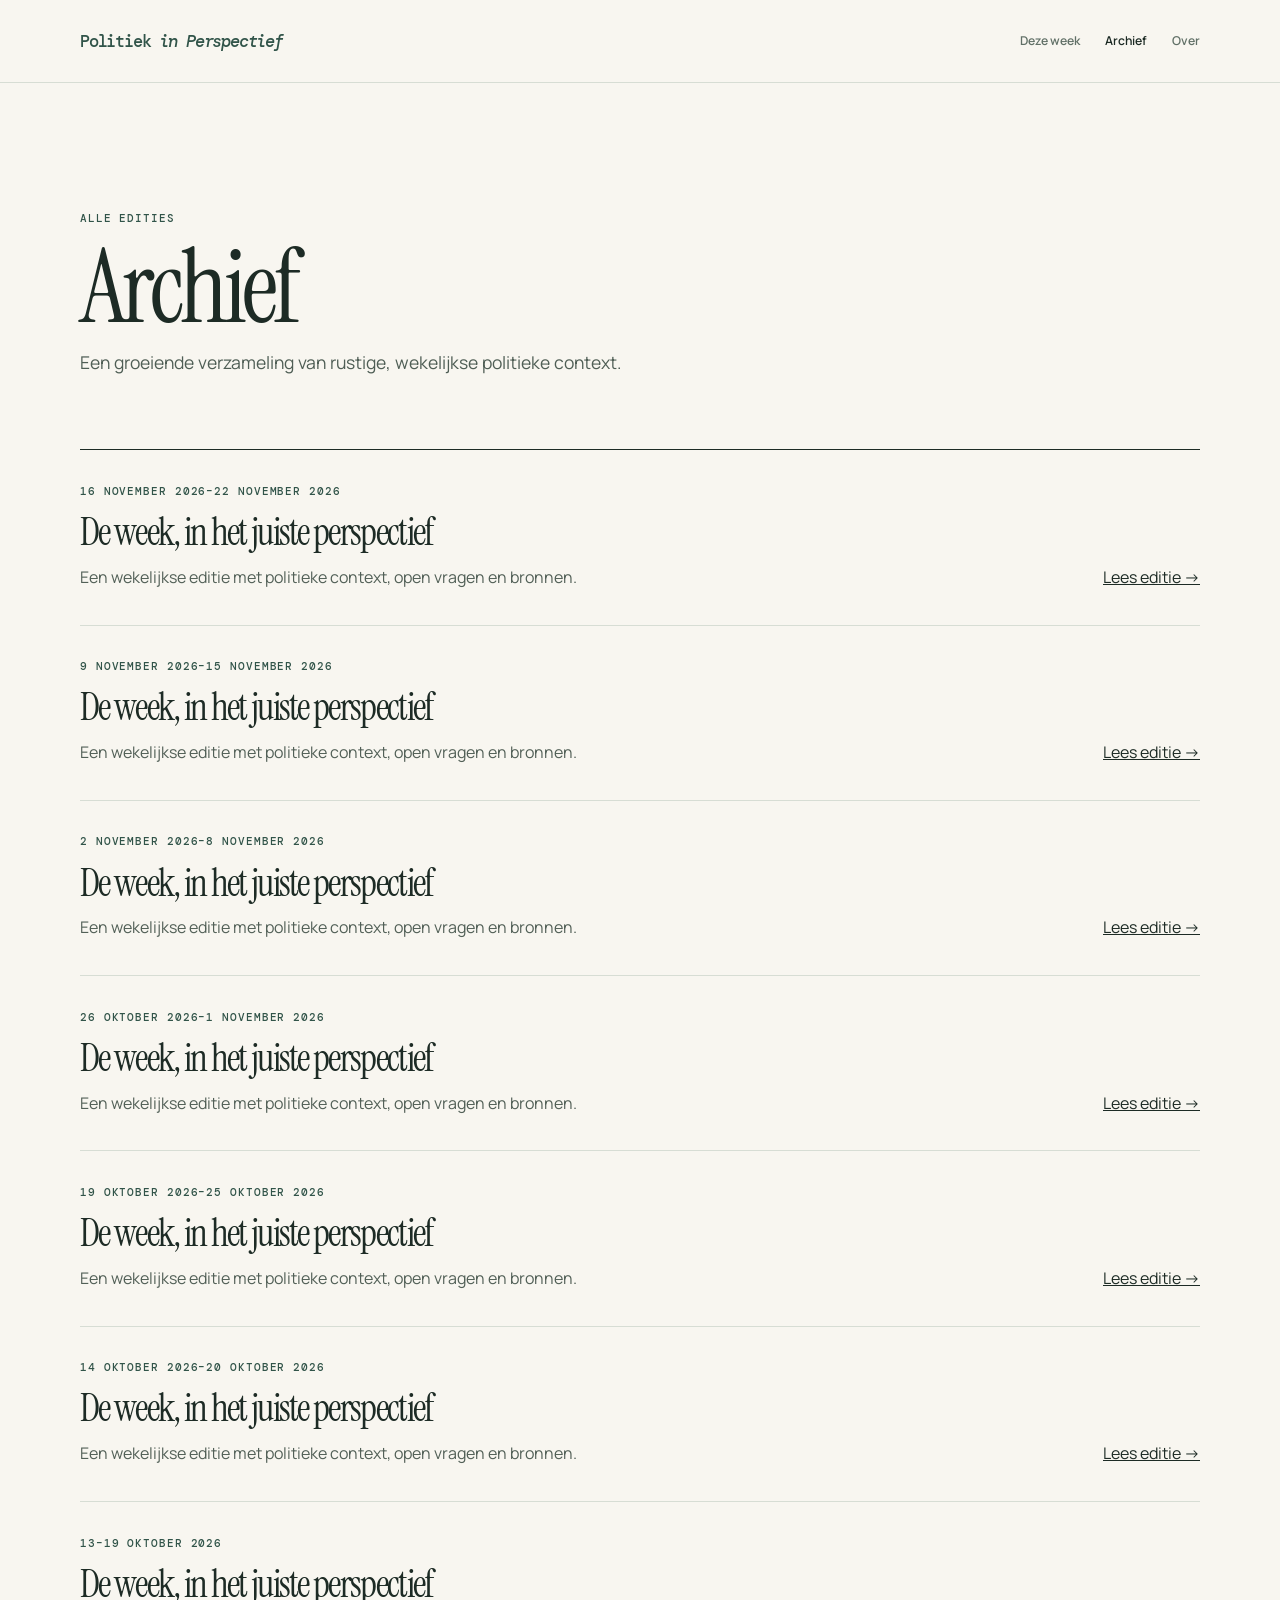
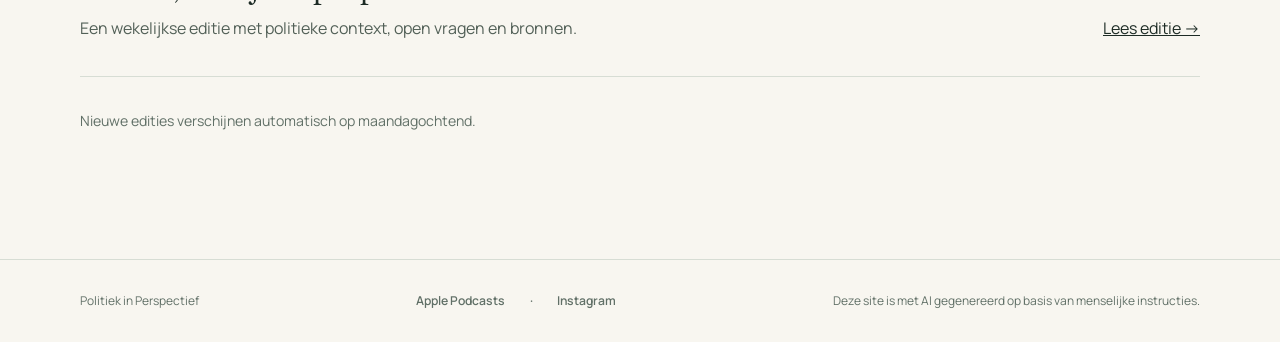
<file: archief.html>
<!doctype html><html lang="nl"><head><meta charset="utf-8"><meta name="viewport" content="width=device-width, initial-scale=1"><meta name="description" content="Het archief van Politiek in Perspectief."><title>Archief — Politiek in Perspectief</title><link rel="stylesheet" href="assets/styles.css"></head><body><a class="skip-link" href="#inhoud">Direct naar de inhoud</a><header class="site-header"><div class="shell header-inner"><a class="wordmark" href="index.html">Politiek <span>in Perspectief</span></a><nav aria-label="Hoofdnavigatie"><a href="index.html">Deze week</a><a aria-current="page" href="archief.html">Archief</a><a href="index.html#over">Over</a></nav></div></header><main id="inhoud" class="shell archive"><div class="archive-intro"><p class="eyebrow">ALLE EDITIES</p><h1>Archief</h1><p class="intro">Een groeiende verzameling van rustige, wekelijkse politieke context.</p></div><section class="archive-list" aria-label="Edities"><article class="archive-item"><div><p class="eyebrow">16 november 2026–22 november 2026</p><h2>De week, in het juiste perspectief</h2><p>Een wekelijkse editie met politieke context, open vragen en bronnen.</p></div><a class="text-link" href="edities/2026-11-22.html">Lees editie <span aria-hidden="true">→</span></a></article>
<article class="archive-item"><div><p class="eyebrow">9 november 2026–15 november 2026</p><h2>De week, in het juiste perspectief</h2><p>Een wekelijkse editie met politieke context, open vragen en bronnen.</p></div><a class="text-link" href="edities/2026-11-15.html">Lees editie <span aria-hidden="true">→</span></a></article>
<article class="archive-item"><div><p class="eyebrow">2 november 2026–8 november 2026</p><h2>De week, in het juiste perspectief</h2><p>Een wekelijkse editie met politieke context, open vragen en bronnen.</p></div><a class="text-link" href="edities/2026-11-08.html">Lees editie <span aria-hidden="true">→</span></a></article>
<article class="archive-item"><div><p class="eyebrow">26 oktober 2026–1 november 2026</p><h2>De week, in het juiste perspectief</h2><p>Een wekelijkse editie met politieke context, open vragen en bronnen.</p></div><a class="text-link" href="edities/2026-11-01.html">Lees editie <span aria-hidden="true">→</span></a></article>
<article class="archive-item"><div><p class="eyebrow">19 oktober 2026–25 oktober 2026</p><h2>De week, in het juiste perspectief</h2><p>Een wekelijkse editie met politieke context, open vragen en bronnen.</p></div><a class="text-link" href="edities/2026-10-25.html">Lees editie <span aria-hidden="true">→</span></a></article>
<article class="archive-item"><div><p class="eyebrow">14 oktober 2026–20 oktober 2026</p><h2>De week, in het juiste perspectief</h2><p>Een wekelijkse editie met politieke context, open vragen en bronnen.</p></div><a class="text-link" href="edities/2026-10-20.html">Lees editie <span aria-hidden="true">→</span></a></article>
<article class="archive-item"><div><p class="eyebrow">13–19 oktober 2026</p><h2>De week, in het juiste perspectief</h2><p>Een wekelijkse editie met politieke context, open vragen en bronnen.</p></div><a class="text-link" href="edities/2026-10-19.html">Lees editie <span aria-hidden="true">→</span></a></article></section><p class="archive-note">Nieuwe edities verschijnen automatisch op maandagochtend.</p></main><footer class="site-footer"><div class="shell footer-inner"><p>Politiek in Perspectief</p><nav aria-label="Luisteren en volgen"><a href="https://podcasts.apple.com/nl/podcast/politiek-in-perspectief/id6827139253">Apple Podcasts</a> · <a href="https://www.instagram.com/politiekinperspectief/">Instagram</a></nav><p>Deze site is met AI gegenereerd op basis van menselijke instructies.</p></div></footer></body></html>
</file>
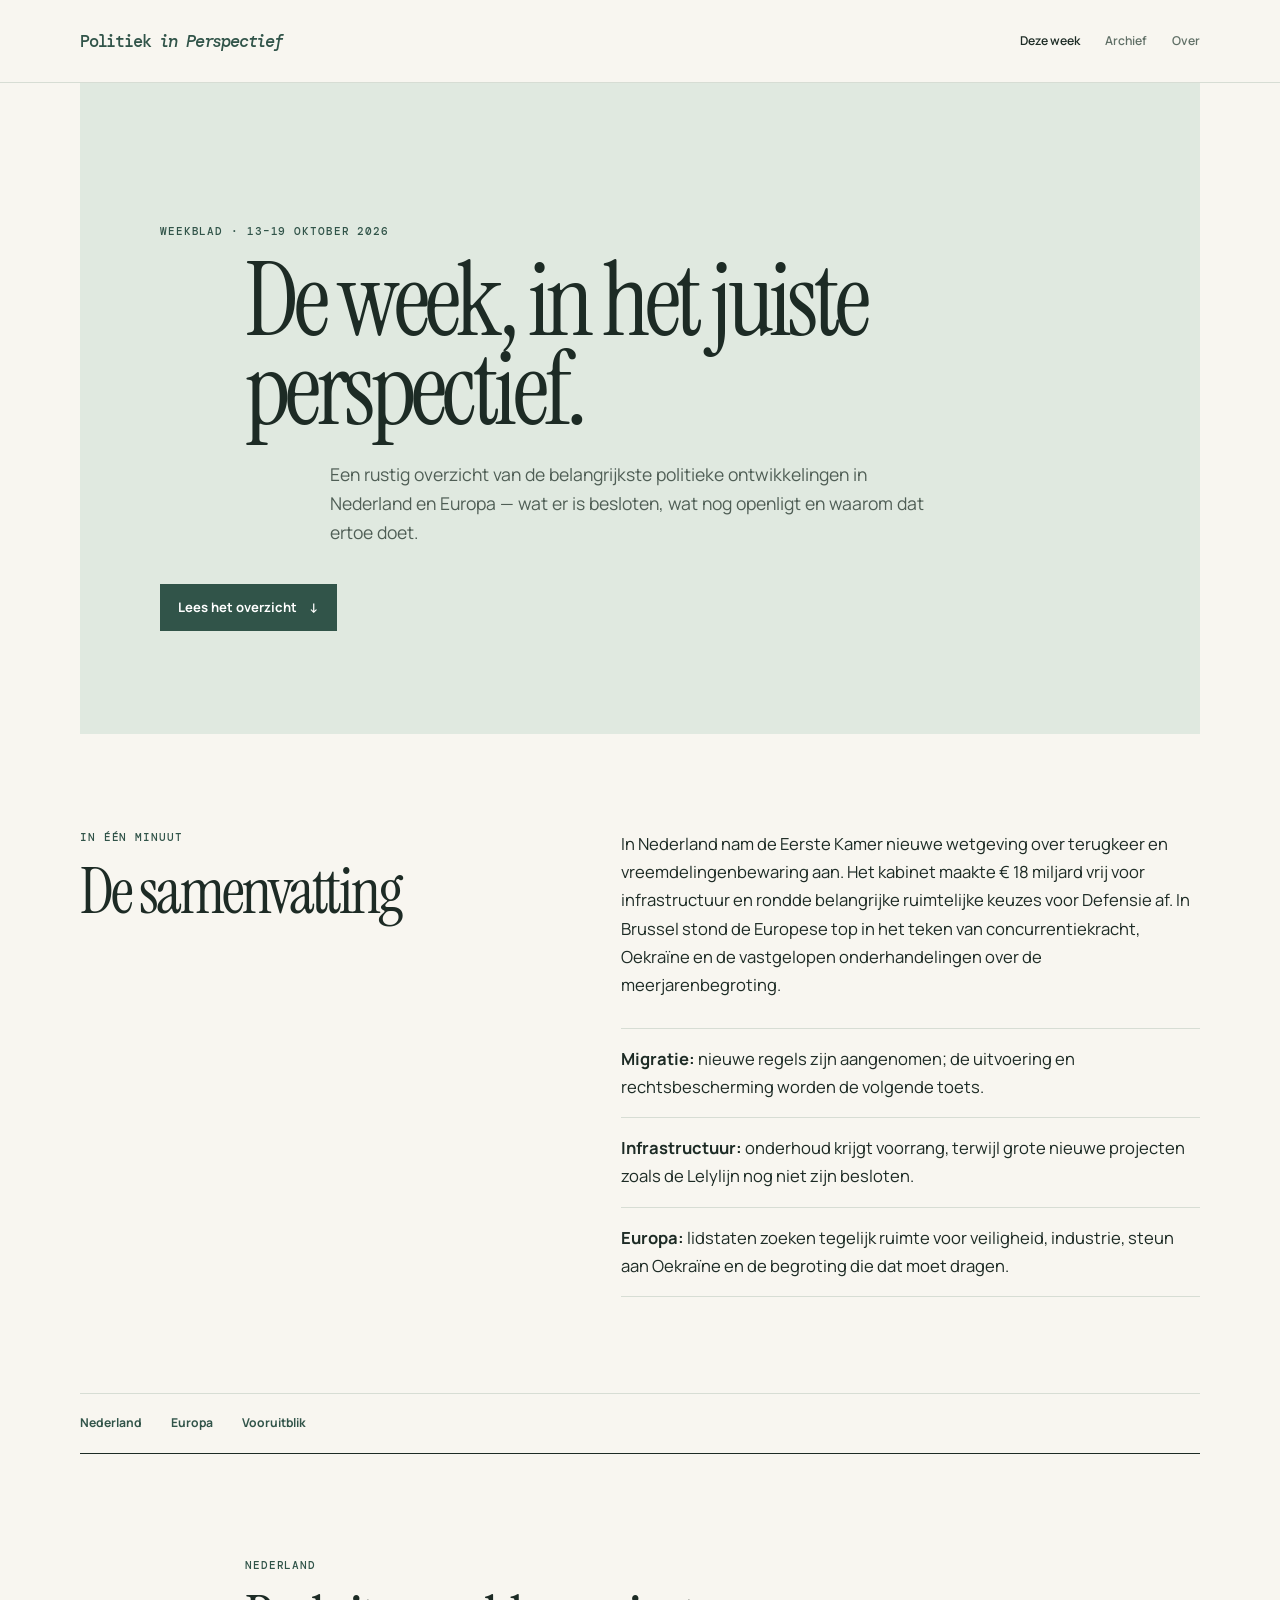
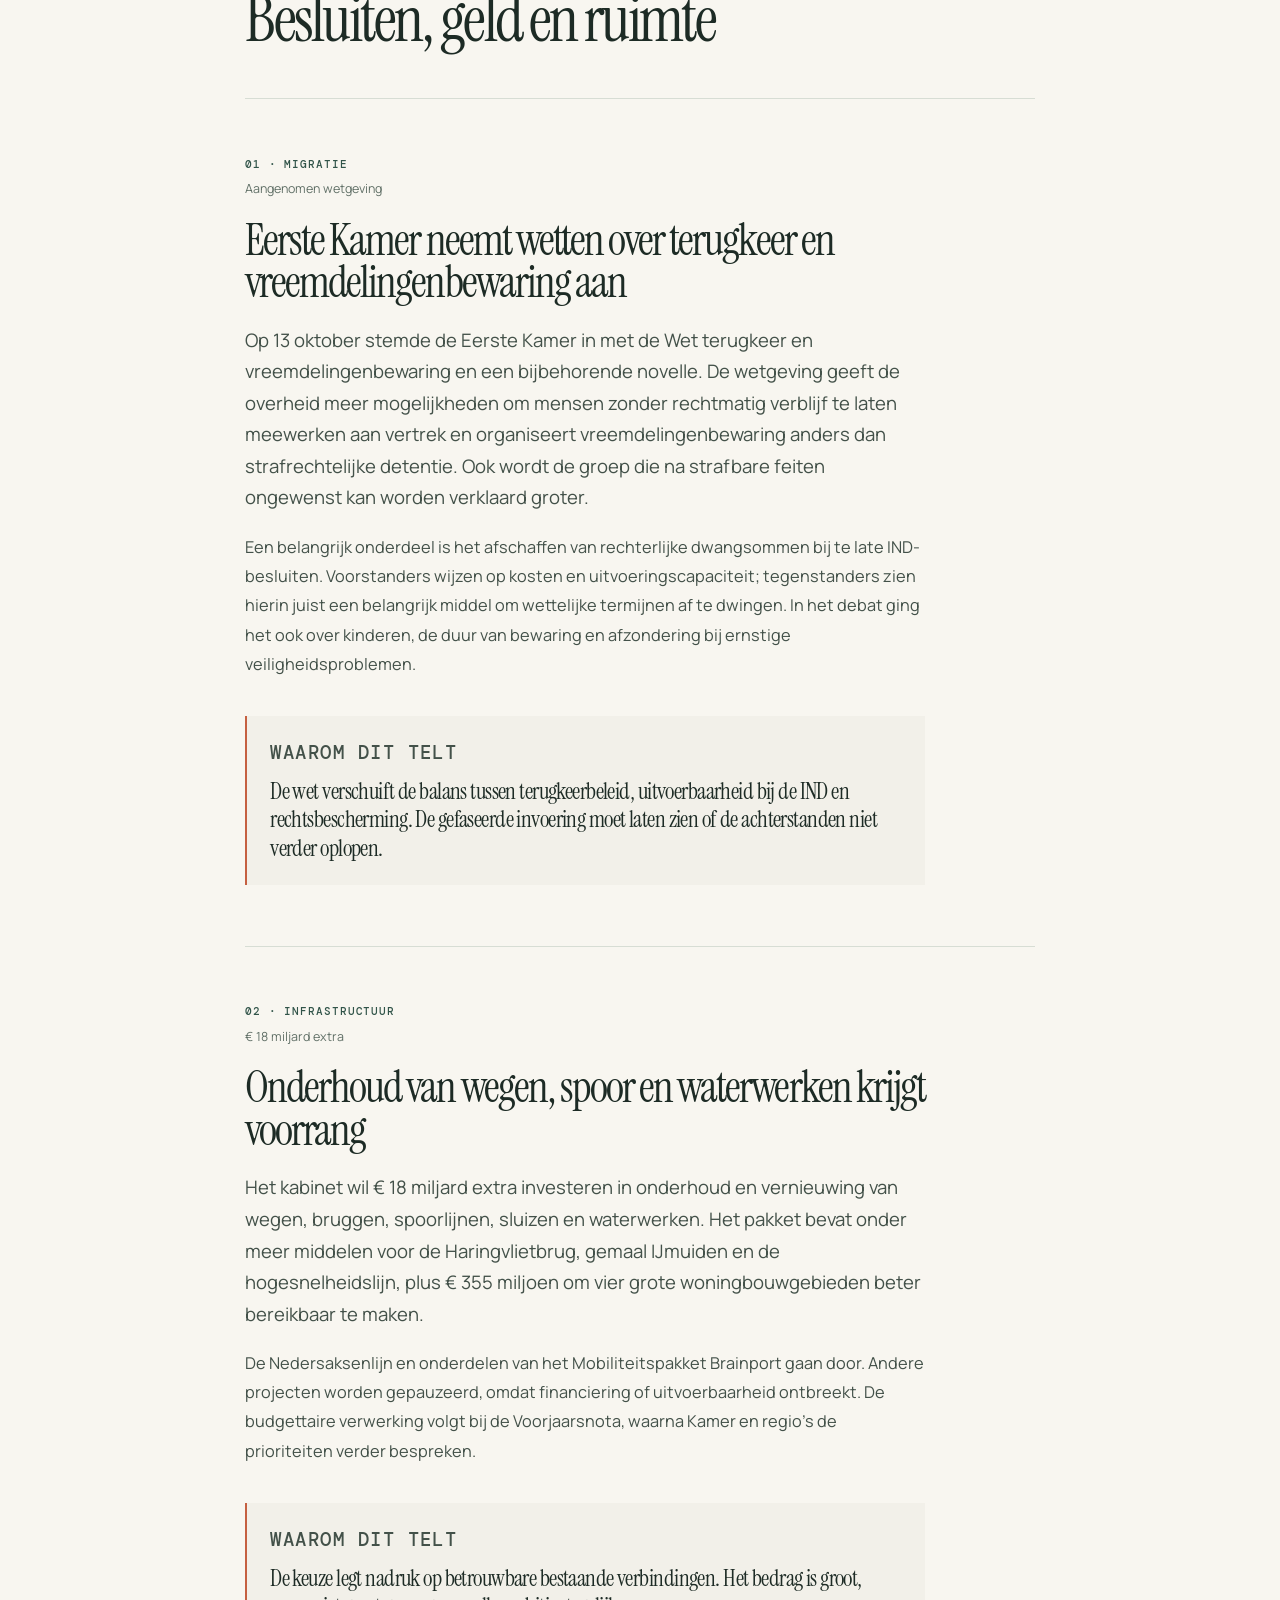
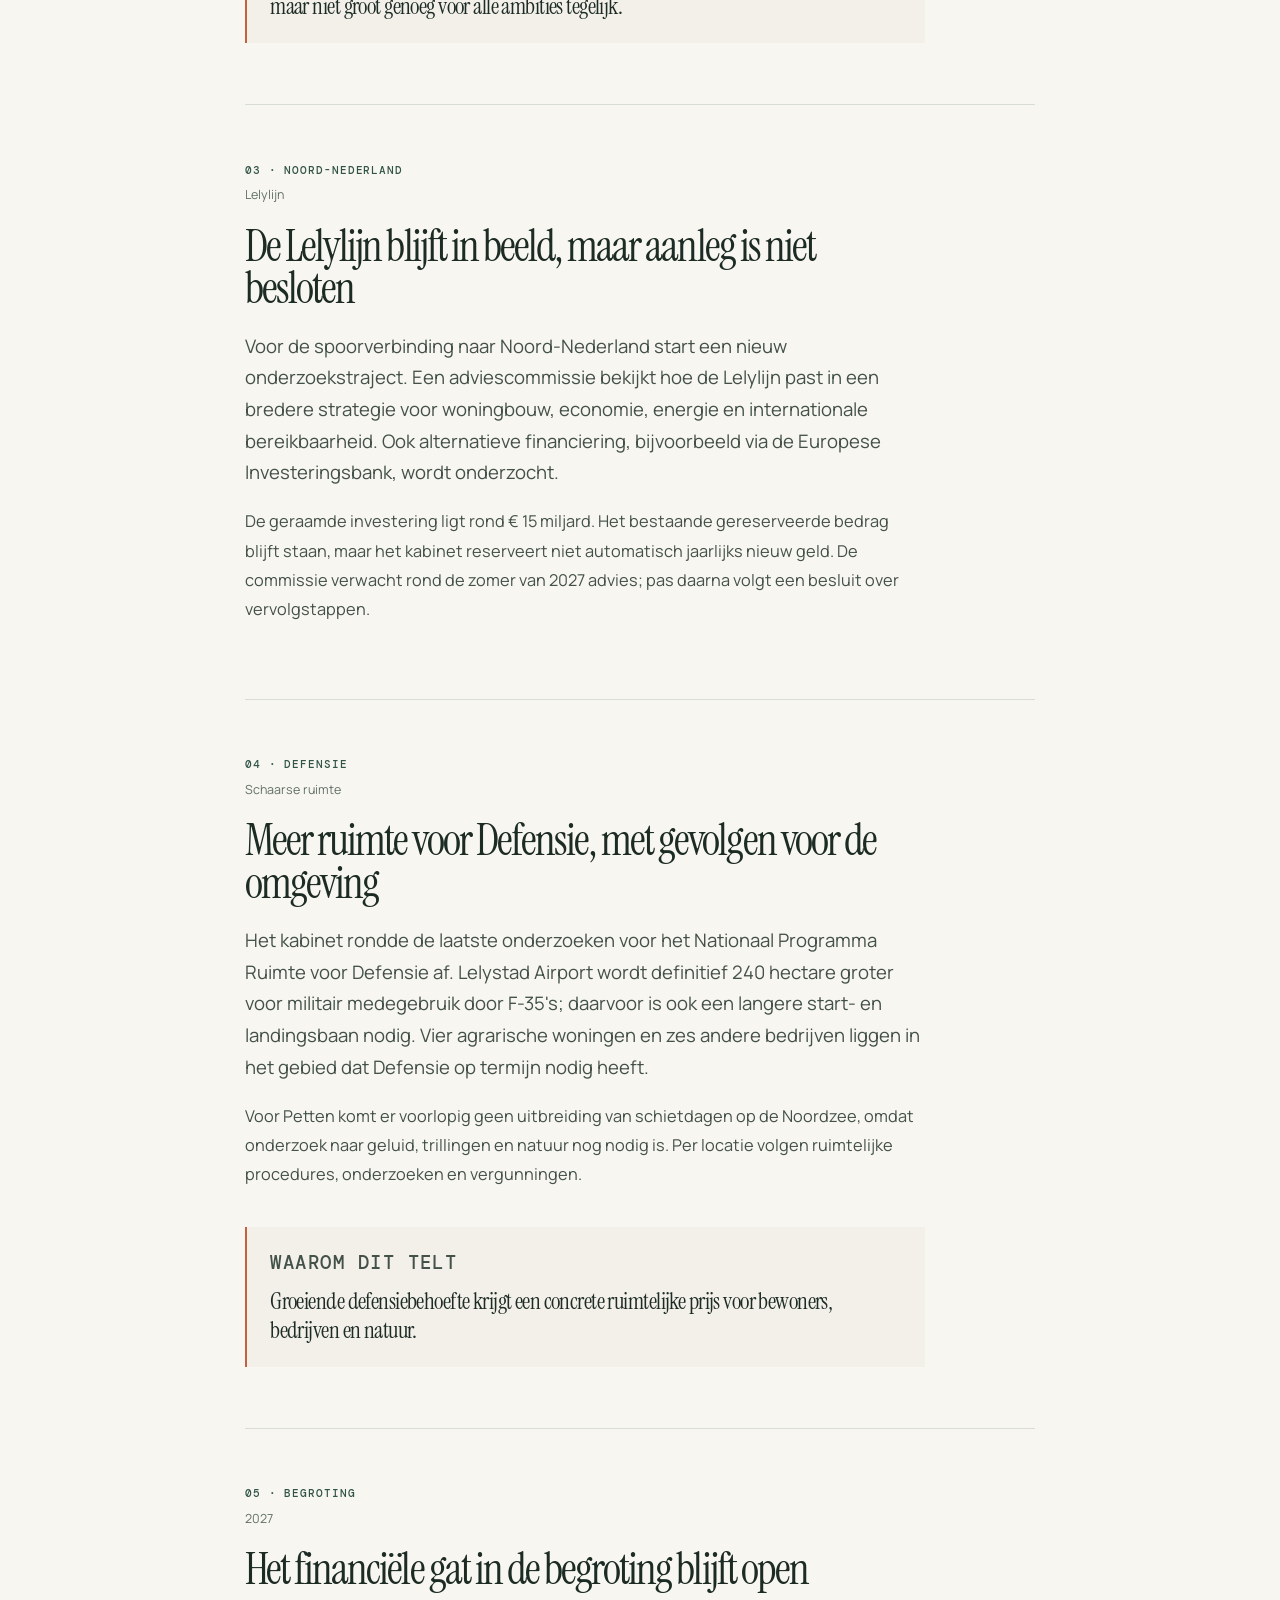
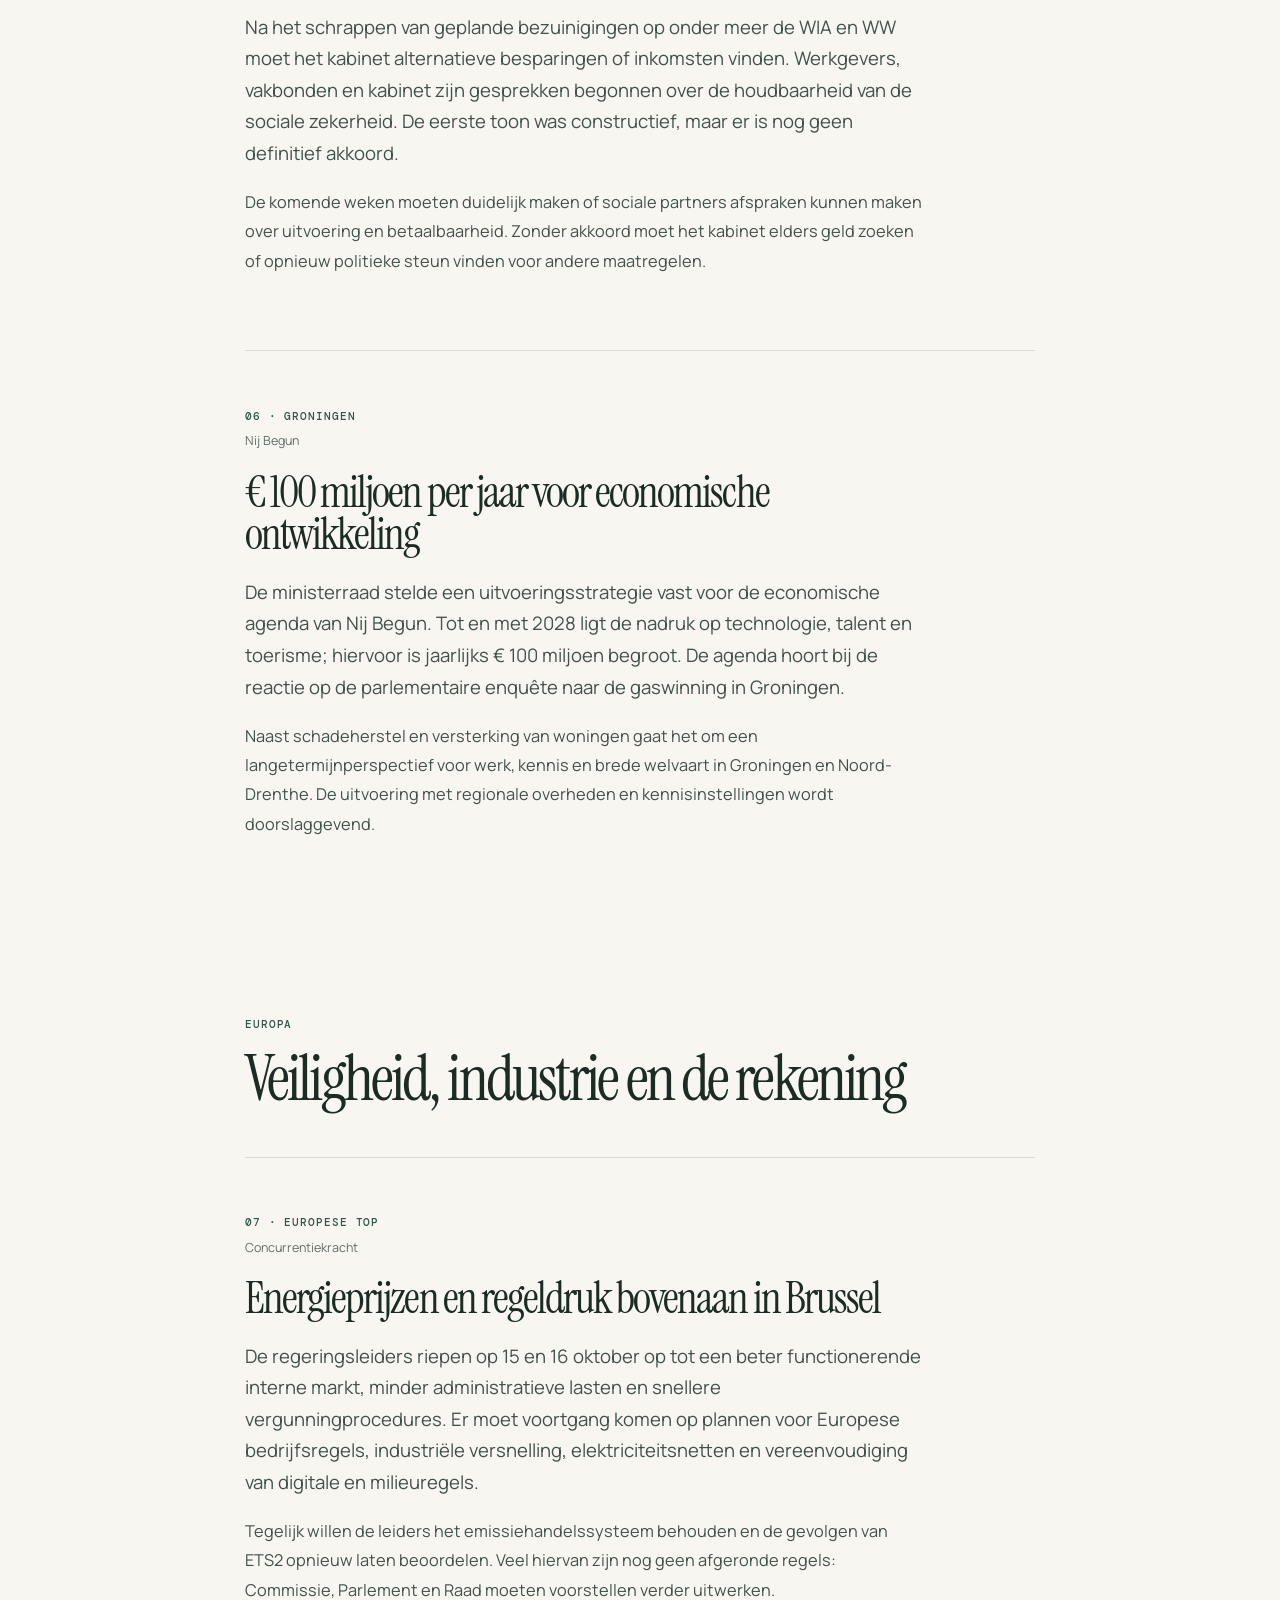
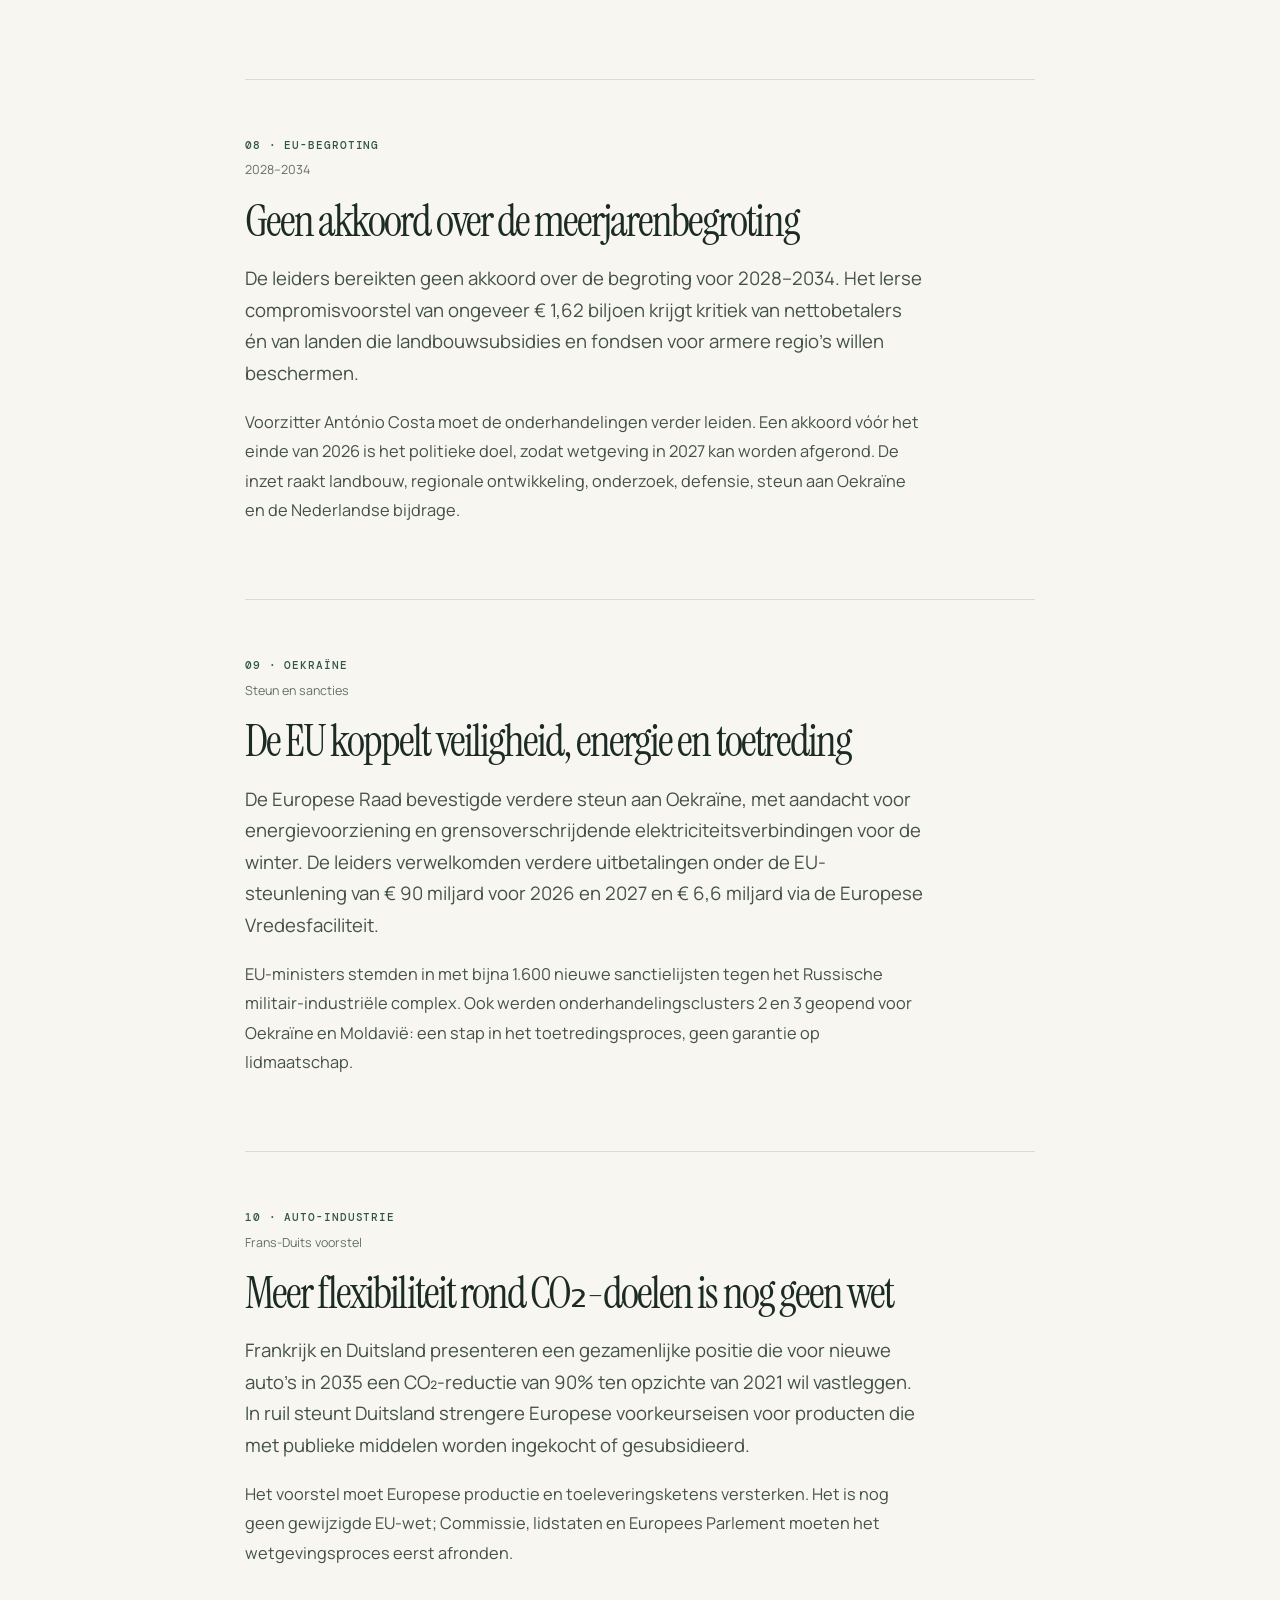
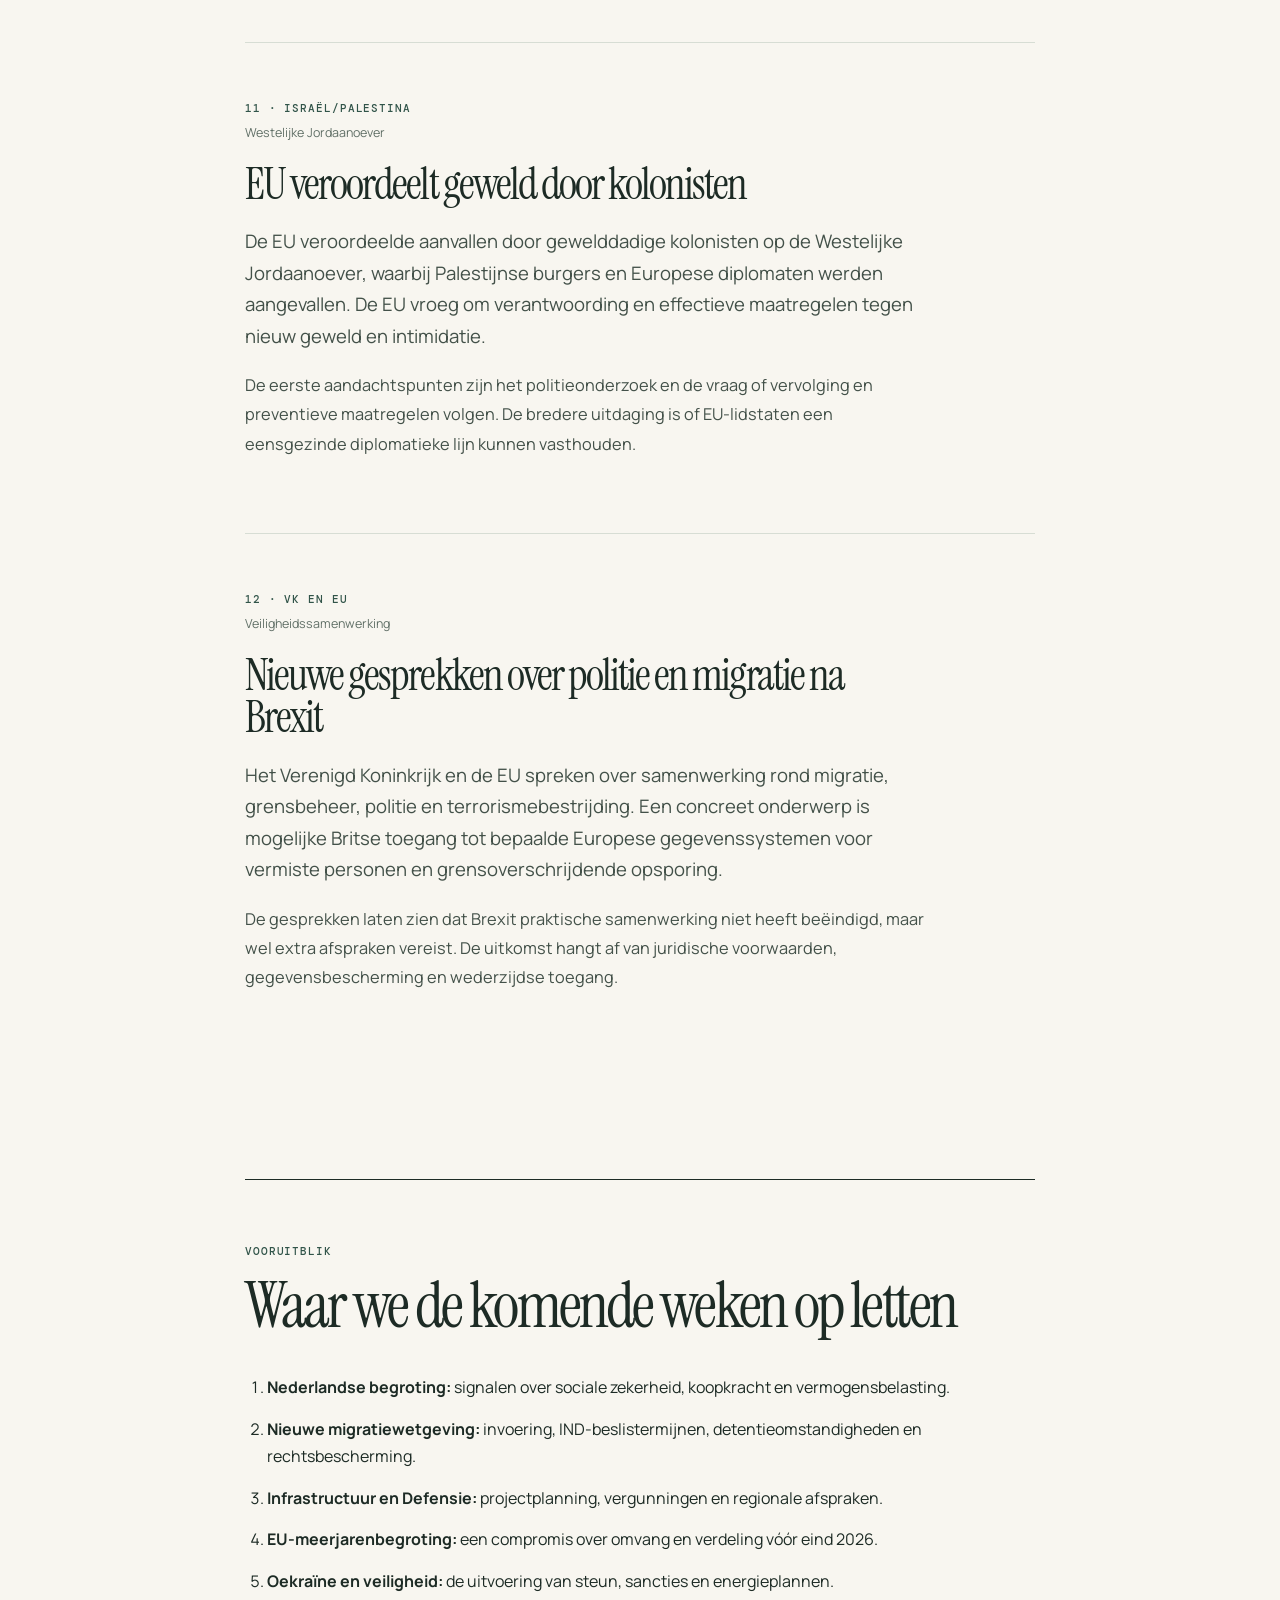
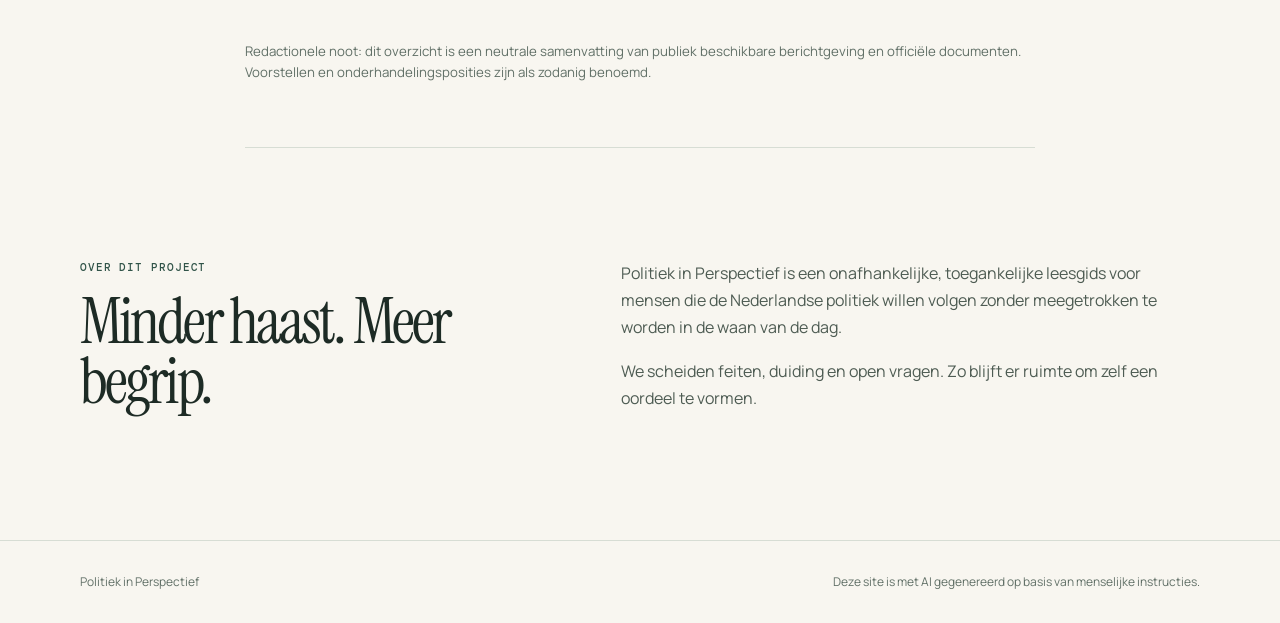
<file: edities/2026-10-19.html>
<!doctype html>
<html lang="nl">
<head>
  <meta charset="utf-8">
  <meta name="viewport" content="width=device-width, initial-scale=1">
  <meta name="description" content="Politiek in Perspectief: wekelijkse context bij Nederlandse en Europese politiek.">
  <meta name="theme-color" content="#f6f3ed">
  <title>Weekblad 13–19 oktober 2026 — Politiek in Perspectief</title>
  <link rel="stylesheet" href="../assets/styles.css">
</head>
<body>
  <a class="skip-link" href="#inhoud">Direct naar de inhoud</a>
  <header class="site-header"><div class="shell header-inner">
    <a class="wordmark" href="../index.html" aria-label="Politiek in Perspectief, home">Politiek <span>in Perspectief</span></a>
    <nav aria-label="Hoofdnavigatie"><a aria-current="page" href="../index.html">Deze week</a><a href="../archief.html">Archief</a><a href="#over">Over</a></nav>
  </div></header>

  <main id="inhoud">
    <section class="hero shell">
      <p class="eyebrow">Weekblad · 13–19 oktober 2026</p>
      <h1>De week, in het juiste perspectief.</h1>
      <p class="intro">Een rustig overzicht van de belangrijkste politieke ontwikkelingen in Nederland en Europa — wat er is besloten, wat nog openligt en waarom dat ertoe doet.</p>
      <a class="button" href="#samenvatting">Lees het overzicht <span aria-hidden="true">↓</span></a>
    </section>

    <section class="brief shell" id="samenvatting" aria-labelledby="brief-title">
      <div class="brief-label"><p class="eyebrow">In één minuut</p><h2 id="brief-title">De samenvatting</h2></div>
      <div class="brief-copy">
        <p>In Nederland nam de Eerste Kamer nieuwe wetgeving over terugkeer en vreemdelingenbewaring aan. Het kabinet maakte € 18 miljard vrij voor infrastructuur en rondde belangrijke ruimtelijke keuzes voor Defensie af. In Brussel stond de Europese top in het teken van concurrentiekracht, Oekraïne en de vastgelopen onderhandelingen over de meerjarenbegroting.</p>
        <ul>
          <li><strong>Migratie:</strong> nieuwe regels zijn aangenomen; de uitvoering en rechtsbescherming worden de volgende toets.</li>
          <li><strong>Infrastructuur:</strong> onderhoud krijgt voorrang, terwijl grote nieuwe projecten zoals de Lelylijn nog niet zijn besloten.</li>
          <li><strong>Europa:</strong> lidstaten zoeken tegelijk ruimte voor veiligheid, industrie, steun aan Oekraïne en de begroting die dat moet dragen.</li>
        </ul>
      </div>
    </section>

    <nav class="edition-nav shell" aria-label="Onderwerpen in deze editie">
      <a href="#nederland">Nederland</a><a href="#europa">Europa</a><a href="#vooruitblik">Vooruitblik</a>
    </nav>

    <section class="longform shell" id="nederland" aria-labelledby="nederland-title">
      <div class="chapter-heading"><p class="eyebrow">Nederland</p><h2 id="nederland-title">Besluiten, geld en ruimte</h2></div>

      <article class="news-section">
        <div class="news-meta"><p class="eyebrow">01 · Migratie</p><p>Aangenomen wetgeving</p></div>
        <div class="news-copy"><h3>Eerste Kamer neemt wetten over terugkeer en vreemdelingenbewaring aan</h3><p>Op 13 oktober stemde de Eerste Kamer in met de Wet terugkeer en vreemdelingenbewaring en een bijbehorende novelle. De wetgeving geeft de overheid meer mogelijkheden om mensen zonder rechtmatig verblijf te laten meewerken aan vertrek en organiseert vreemdelingenbewaring anders dan strafrechtelijke detentie. Ook wordt de groep die na strafbare feiten ongewenst kan worden verklaard groter.</p><p>Een belangrijk onderdeel is het afschaffen van rechterlijke dwangsommen bij te late IND-besluiten. Voorstanders wijzen op kosten en uitvoeringscapaciteit; tegenstanders zien hierin juist een belangrijk middel om wettelijke termijnen af te dwingen. In het debat ging het ook over kinderen, de duur van bewaring en afzondering bij ernstige veiligheidsproblemen.</p><aside class="question"><p class="eyebrow">Waarom dit telt</p><p>De wet verschuift de balans tussen terugkeerbeleid, uitvoerbaarheid bij de IND en rechtsbescherming. De gefaseerde invoering moet laten zien of de achterstanden niet verder oplopen.</p></aside></div>
      </article>

      <article class="news-section">
        <div class="news-meta"><p class="eyebrow">02 · Infrastructuur</p><p>€ 18 miljard extra</p></div>
        <div class="news-copy"><h3>Onderhoud van wegen, spoor en waterwerken krijgt voorrang</h3><p>Het kabinet wil € 18 miljard extra investeren in onderhoud en vernieuwing van wegen, bruggen, spoorlijnen, sluizen en waterwerken. Het pakket bevat onder meer middelen voor de Haringvlietbrug, gemaal IJmuiden en de hogesnelheidslijn, plus € 355 miljoen om vier grote woningbouwgebieden beter bereikbaar te maken.</p><p>De Nedersaksenlijn en onderdelen van het Mobiliteitspakket Brainport gaan door. Andere projecten worden gepauzeerd, omdat financiering of uitvoerbaarheid ontbreekt. De budgettaire verwerking volgt bij de Voorjaarsnota, waarna Kamer en regio's de prioriteiten verder bespreken.</p><aside class="question"><p class="eyebrow">Waarom dit telt</p><p>De keuze legt nadruk op betrouwbare bestaande verbindingen. Het bedrag is groot, maar niet groot genoeg voor alle ambities tegelijk.</p></aside></div>
      </article>

      <article class="news-section">
        <div class="news-meta"><p class="eyebrow">03 · Noord-Nederland</p><p>Lelylijn</p></div>
        <div class="news-copy"><h3>De Lelylijn blijft in beeld, maar aanleg is niet besloten</h3><p>Voor de spoorverbinding naar Noord-Nederland start een nieuw onderzoekstraject. Een adviescommissie bekijkt hoe de Lelylijn past in een bredere strategie voor woningbouw, economie, energie en internationale bereikbaarheid. Ook alternatieve financiering, bijvoorbeeld via de Europese Investeringsbank, wordt onderzocht.</p><p>De geraamde investering ligt rond € 15 miljard. Het bestaande gereserveerde bedrag blijft staan, maar het kabinet reserveert niet automatisch jaarlijks nieuw geld. De commissie verwacht rond de zomer van 2027 advies; pas daarna volgt een besluit over vervolgstappen.</p></div>
      </article>

      <article class="news-section">
        <div class="news-meta"><p class="eyebrow">04 · Defensie</p><p>Schaarse ruimte</p></div>
        <div class="news-copy"><h3>Meer ruimte voor Defensie, met gevolgen voor de omgeving</h3><p>Het kabinet rondde de laatste onderzoeken voor het Nationaal Programma Ruimte voor Defensie af. Lelystad Airport wordt definitief 240 hectare groter voor militair medegebruik door F-35's; daarvoor is ook een langere start- en landingsbaan nodig. Vier agrarische woningen en zes andere bedrijven liggen in het gebied dat Defensie op termijn nodig heeft.</p><p>Voor Petten komt er voorlopig geen uitbreiding van schietdagen op de Noordzee, omdat onderzoek naar geluid, trillingen en natuur nog nodig is. Per locatie volgen ruimtelijke procedures, onderzoeken en vergunningen.</p><aside class="question"><p class="eyebrow">Waarom dit telt</p><p>Groeiende defensiebehoefte krijgt een concrete ruimtelijke prijs voor bewoners, bedrijven en natuur.</p></aside></div>
      </article>

      <article class="news-section">
        <div class="news-meta"><p class="eyebrow">05 · Begroting</p><p>2027</p></div>
        <div class="news-copy"><h3>Het financiële gat in de begroting blijft open</h3><p>Na het schrappen van geplande bezuinigingen op onder meer de WIA en WW moet het kabinet alternatieve besparingen of inkomsten vinden. Werkgevers, vakbonden en kabinet zijn gesprekken begonnen over de houdbaarheid van de sociale zekerheid. De eerste toon was constructief, maar er is nog geen definitief akkoord.</p><p>De komende weken moeten duidelijk maken of sociale partners afspraken kunnen maken over uitvoering en betaalbaarheid. Zonder akkoord moet het kabinet elders geld zoeken of opnieuw politieke steun vinden voor andere maatregelen.</p></div>
      </article>

      <article class="news-section">
        <div class="news-meta"><p class="eyebrow">06 · Groningen</p><p>Nij Begun</p></div>
        <div class="news-copy"><h3>€ 100 miljoen per jaar voor economische ontwikkeling</h3><p>De ministerraad stelde een uitvoeringsstrategie vast voor de economische agenda van Nij Begun. Tot en met 2028 ligt de nadruk op technologie, talent en toerisme; hiervoor is jaarlijks € 100 miljoen begroot. De agenda hoort bij de reactie op de parlementaire enquête naar de gaswinning in Groningen.</p><p>Naast schadeherstel en versterking van woningen gaat het om een langetermijnperspectief voor werk, kennis en brede welvaart in Groningen en Noord-Drenthe. De uitvoering met regionale overheden en kennisinstellingen wordt doorslaggevend.</p></div>
      </article>
    </section>

    <section class="longform shell" id="europa" aria-labelledby="europa-title">
      <div class="chapter-heading"><p class="eyebrow">Europa</p><h2 id="europa-title">Veiligheid, industrie en de rekening</h2></div>

      <article class="news-section">
        <div class="news-meta"><p class="eyebrow">07 · Europese top</p><p>Concurrentiekracht</p></div>
        <div class="news-copy"><h3>Energieprijzen en regeldruk bovenaan in Brussel</h3><p>De regeringsleiders riepen op 15 en 16 oktober op tot een beter functionerende interne markt, minder administratieve lasten en snellere vergunningprocedures. Er moet voortgang komen op plannen voor Europese bedrijfsregels, industriële versnelling, elektriciteitsnetten en vereenvoudiging van digitale en milieuregels.</p><p>Tegelijk willen de leiders het emissiehandelssysteem behouden en de gevolgen van ETS2 opnieuw laten beoordelen. Veel hiervan zijn nog geen afgeronde regels: Commissie, Parlement en Raad moeten voorstellen verder uitwerken.</p></div>
      </article>

      <article class="news-section">
        <div class="news-meta"><p class="eyebrow">08 · EU-begroting</p><p>2028–2034</p></div>
        <div class="news-copy"><h3>Geen akkoord over de meerjarenbegroting</h3><p>De leiders bereikten geen akkoord over de begroting voor 2028–2034. Het Ierse compromisvoorstel van ongeveer € 1,62 biljoen krijgt kritiek van nettobetalers én van landen die landbouwsubsidies en fondsen voor armere regio's willen beschermen.</p><p>Voorzitter António Costa moet de onderhandelingen verder leiden. Een akkoord vóór het einde van 2026 is het politieke doel, zodat wetgeving in 2027 kan worden afgerond. De inzet raakt landbouw, regionale ontwikkeling, onderzoek, defensie, steun aan Oekraïne en de Nederlandse bijdrage.</p></div>
      </article>

      <article class="news-section">
        <div class="news-meta"><p class="eyebrow">09 · Oekraïne</p><p>Steun en sancties</p></div>
        <div class="news-copy"><h3>De EU koppelt veiligheid, energie en toetreding</h3><p>De Europese Raad bevestigde verdere steun aan Oekraïne, met aandacht voor energievoorziening en grensoverschrijdende elektriciteitsverbindingen voor de winter. De leiders verwelkomden verdere uitbetalingen onder de EU-steunlening van € 90 miljard voor 2026 en 2027 en € 6,6 miljard via de Europese Vredesfaciliteit.</p><p>EU-ministers stemden in met bijna 1.600 nieuwe sanctielijsten tegen het Russische militair-industriële complex. Ook werden onderhandelingsclusters 2 en 3 geopend voor Oekraïne en Moldavië: een stap in het toetredingsproces, geen garantie op lidmaatschap.</p></div>
      </article>

      <article class="news-section">
        <div class="news-meta"><p class="eyebrow">10 · Auto-industrie</p><p>Frans-Duits voorstel</p></div>
        <div class="news-copy"><h3>Meer flexibiliteit rond CO₂-doelen is nog geen wet</h3><p>Frankrijk en Duitsland presenteren een gezamenlijke positie die voor nieuwe auto's in 2035 een CO₂-reductie van 90% ten opzichte van 2021 wil vastleggen. In ruil steunt Duitsland strengere Europese voorkeurseisen voor producten die met publieke middelen worden ingekocht of gesubsidieerd.</p><p>Het voorstel moet Europese productie en toeleveringsketens versterken. Het is nog geen gewijzigde EU-wet; Commissie, lidstaten en Europees Parlement moeten het wetgevingsproces eerst afronden.</p></div>
      </article>

      <article class="news-section">
        <div class="news-meta"><p class="eyebrow">11 · Israël/Palestina</p><p>Westelijke Jordaanoever</p></div>
        <div class="news-copy"><h3>EU veroordeelt geweld door kolonisten</h3><p>De EU veroordeelde aanvallen door gewelddadige kolonisten op de Westelijke Jordaanoever, waarbij Palestijnse burgers en Europese diplomaten werden aangevallen. De EU vroeg om verantwoording en effectieve maatregelen tegen nieuw geweld en intimidatie.</p><p>De eerste aandachtspunten zijn het politieonderzoek en de vraag of vervolging en preventieve maatregelen volgen. De bredere uitdaging is of EU-lidstaten een eensgezinde diplomatieke lijn kunnen vasthouden.</p></div>
      </article>

      <article class="news-section">
        <div class="news-meta"><p class="eyebrow">12 · VK en EU</p><p>Veiligheidssamenwerking</p></div>
        <div class="news-copy"><h3>Nieuwe gesprekken over politie en migratie na Brexit</h3><p>Het Verenigd Koninkrijk en de EU spreken over samenwerking rond migratie, grensbeheer, politie en terrorismebestrijding. Een concreet onderwerp is mogelijke Britse toegang tot bepaalde Europese gegevenssystemen voor vermiste personen en grensoverschrijdende opsporing.</p><p>De gesprekken laten zien dat Brexit praktische samenwerking niet heeft beëindigd, maar wel extra afspraken vereist. De uitkomst hangt af van juridische voorwaarden, gegevensbescherming en wederzijdse toegang.</p></div>
      </article>
    </section>

    <section class="outlook shell" id="vooruitblik" aria-labelledby="outlook-title">
      <div><p class="eyebrow">Vooruitblik</p><h2 id="outlook-title">Waar we de komende weken op letten</h2></div>
      <ol>
        <li><strong>Nederlandse begroting:</strong> signalen over sociale zekerheid, koopkracht en vermogensbelasting.</li>
        <li><strong>Nieuwe migratiewetgeving:</strong> invoering, IND-beslistermijnen, detentieomstandigheden en rechtsbescherming.</li>
        <li><strong>Infrastructuur en Defensie:</strong> projectplanning, vergunningen en regionale afspraken.</li>
        <li><strong>EU-meerjarenbegroting:</strong> een compromis over omvang en verdeling vóór eind 2026.</li>
        <li><strong>Oekraïne en veiligheid:</strong> de uitvoering van steun, sancties en energieplannen.</li>
      </ol>
      <p class="outlook-note">Redactionele noot: dit overzicht is een neutrale samenvatting van publiek beschikbare berichtgeving en officiële documenten. Voorstellen en onderhandelingsposities zijn als zodanig benoemd.</p>
    </section>

    <section class="about shell" id="over" aria-labelledby="about-title">
      <div><p class="eyebrow">Over dit project</p><h2 id="about-title">Minder haast. Meer begrip.</h2></div>
      <div class="about-copy"><p>Politiek in Perspectief is een onafhankelijke, toegankelijke leesgids voor mensen die de Nederlandse politiek willen volgen zonder meegetrokken te worden in de waan van de dag.</p><p>We scheiden feiten, duiding en open vragen. Zo blijft er ruimte om zelf een oordeel te vormen.</p></div>
    </section>
  </main>
  <footer class="site-footer"><div class="shell footer-inner"><p>Politiek in Perspectief</p><p>Deze site is met AI gegenereerd op basis van menselijke instructies.</p></div></footer>
</body>
</html>
</file>
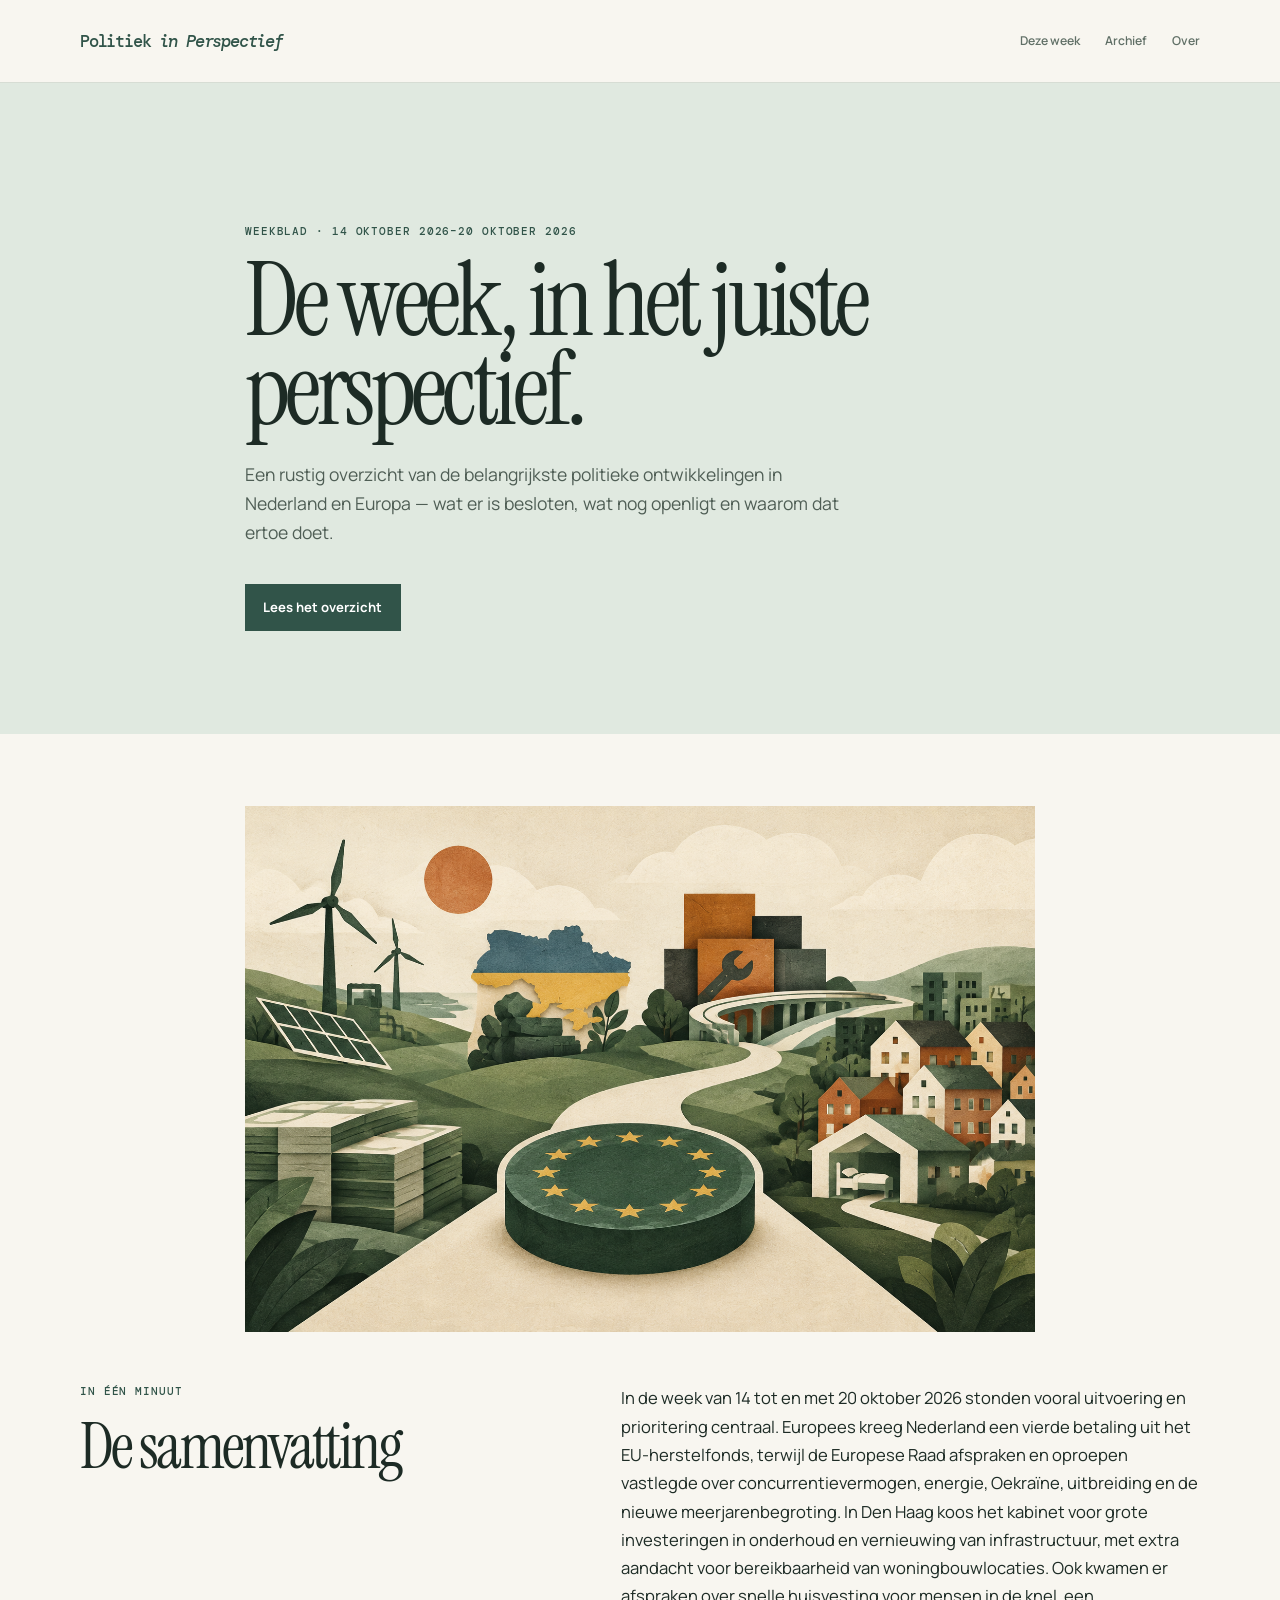
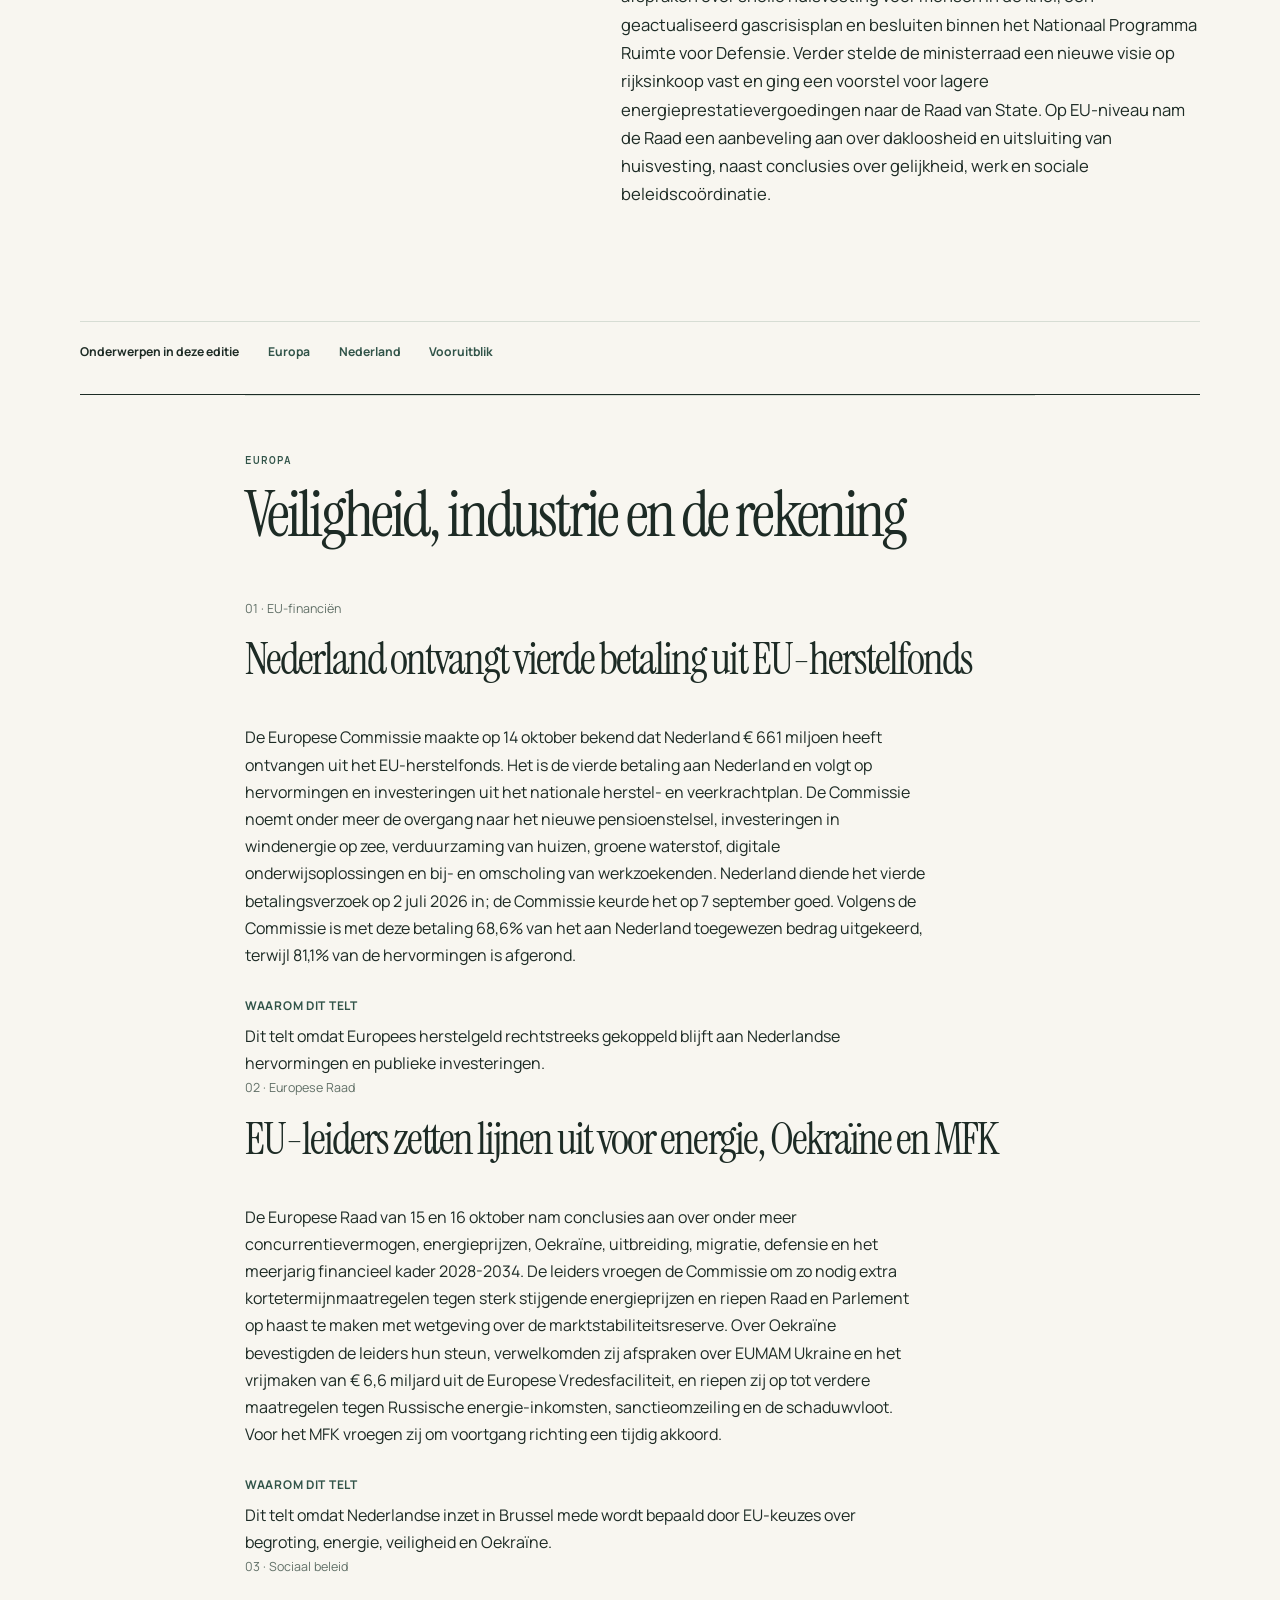
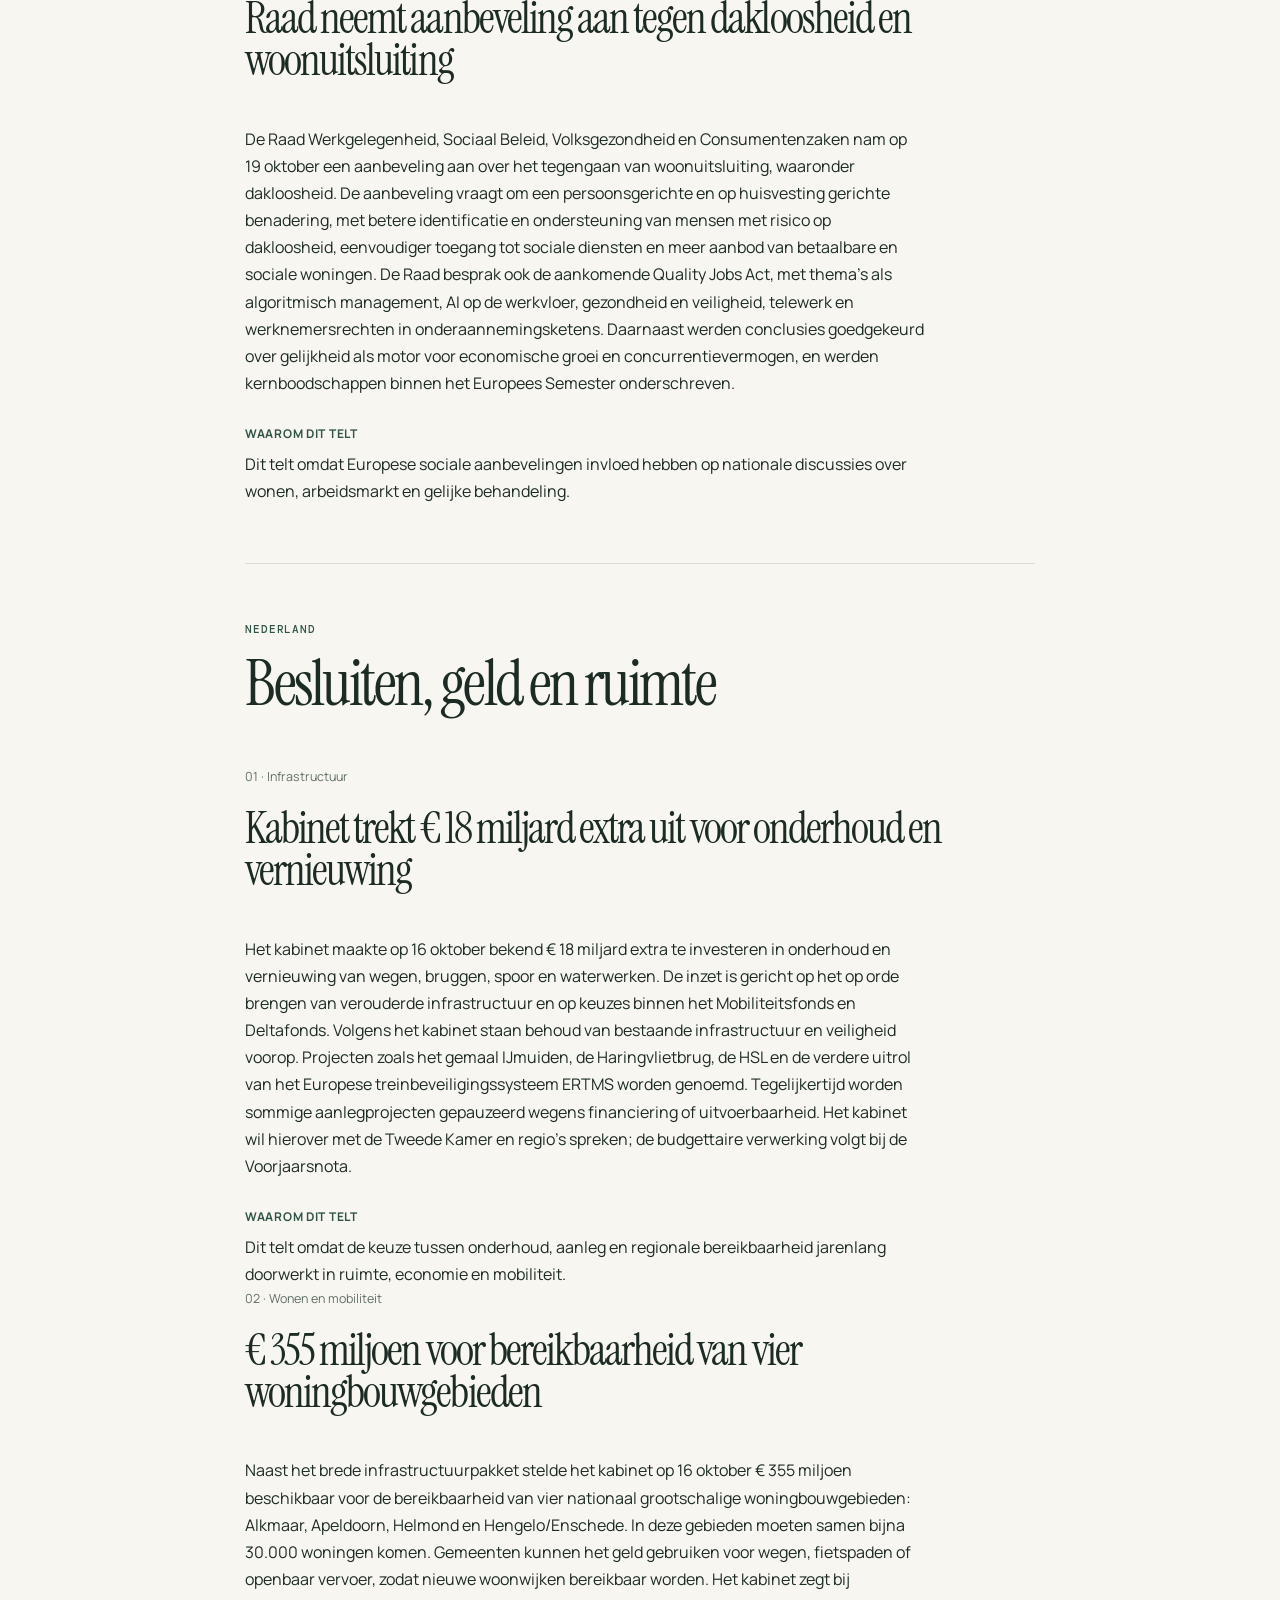
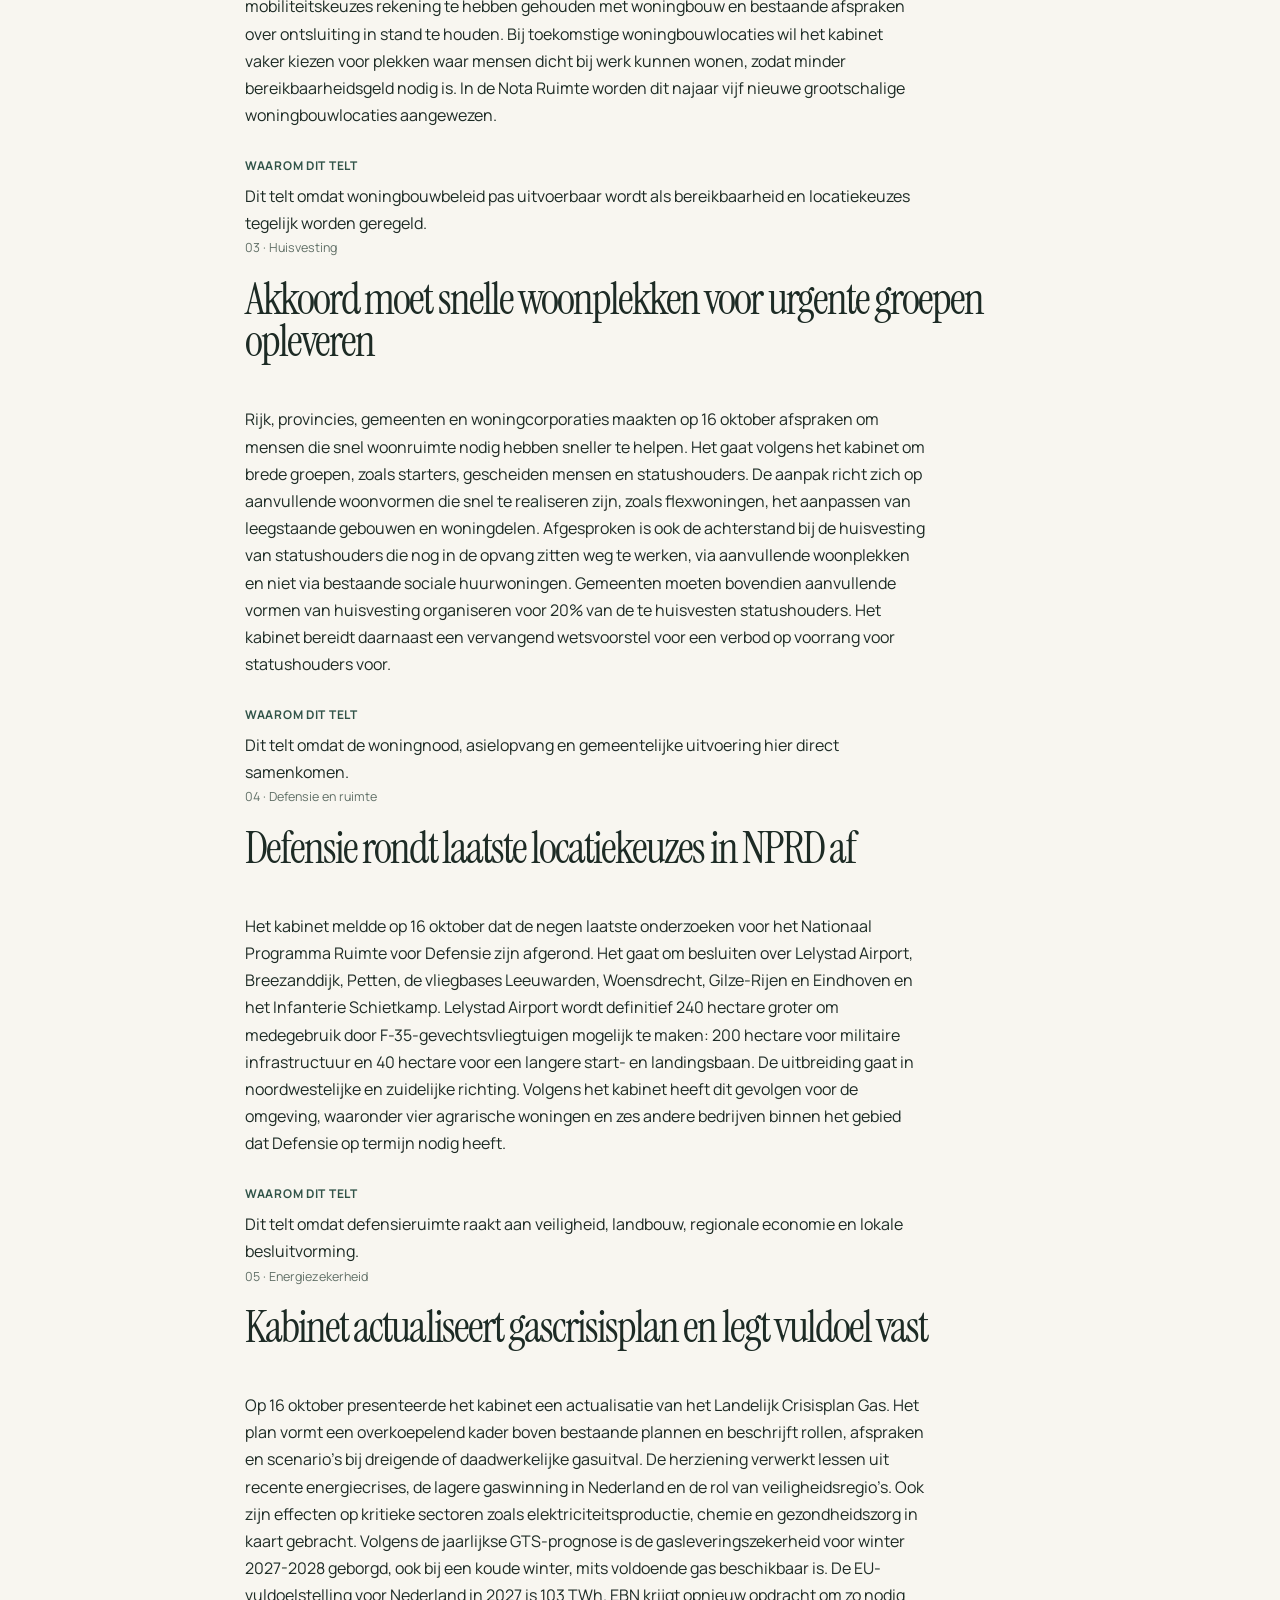
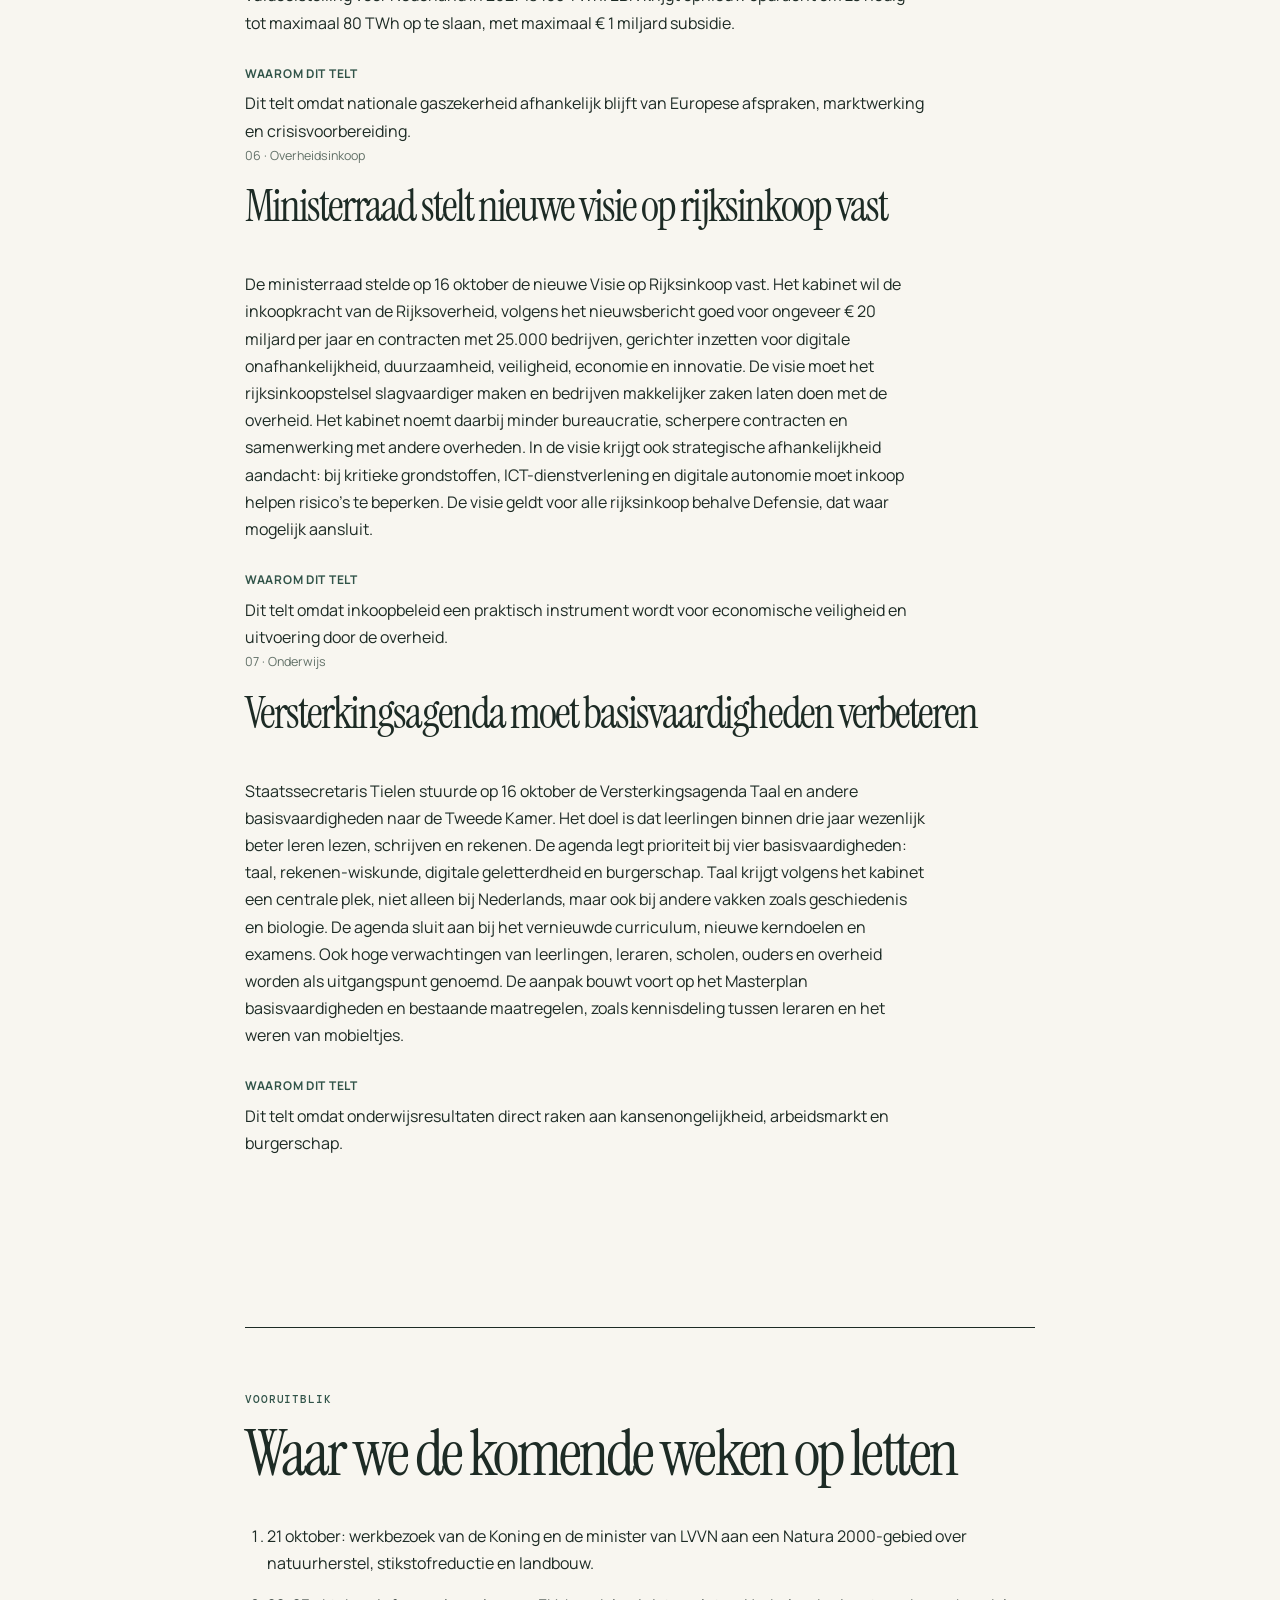
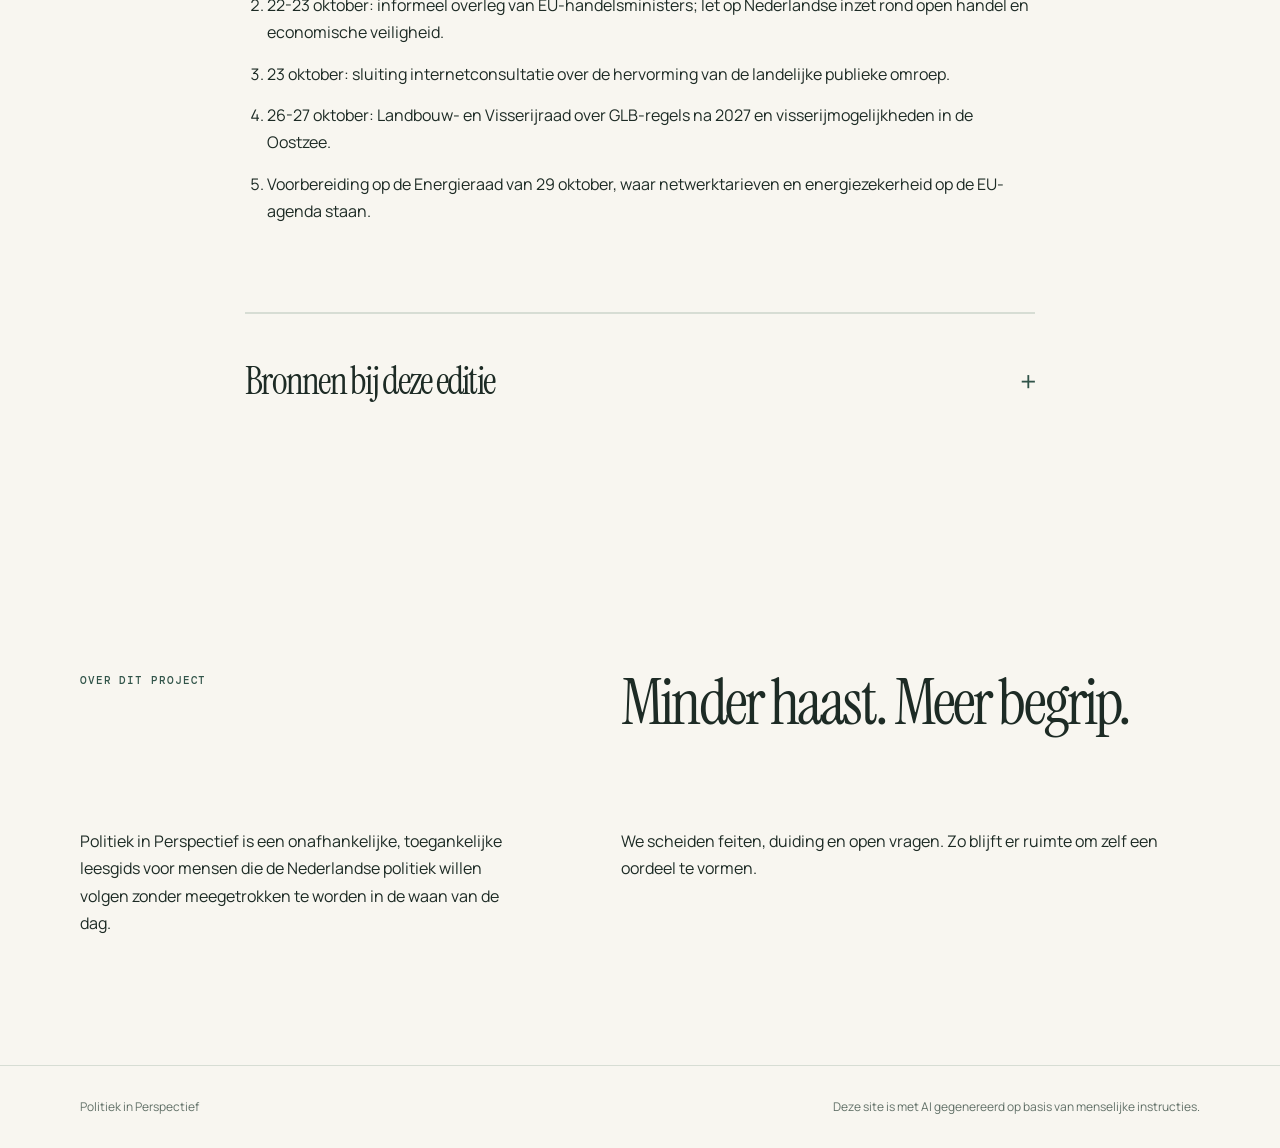
<file: edities/2026-10-20.html>
<!doctype html>
<html lang="nl"><head><meta charset="utf-8"><meta name="viewport" content="width=device-width, initial-scale=1"><meta name="description" content="Wekelijkse politieke context van 14 oktober 2026–20 oktober 2026."><title>Weekblad 14 oktober 2026–20 oktober 2026 — Politiek in Perspectief</title><link rel="stylesheet" href="../assets/styles.css"></head>
<body><a class="skip-link" href="#inhoud">Direct naar de inhoud</a><header class="site-header"><div class="shell header-inner"><a class="wordmark" href="../index.html">Politiek <span>in Perspectief</span></a><nav aria-label="Hoofdnavigatie"><a href="../index.html">Deze week</a><a href="../archief.html">Archief</a><a href="#over">Over</a></nav></div></header>
<main id="inhoud"><section class="hero"><div class="shell hero-inner"><p class="eyebrow">WEEKBLAD · 14 OKTOBER 2026–20 OKTOBER 2026</p><h1>De week, in het juiste perspectief.</h1><p class="intro">Een rustig overzicht van de belangrijkste politieke ontwikkelingen in Nederland en Europa — wat er is besloten, wat nog openligt en waarom dat ertoe doet.</p><a class="button" href="#samenvatting">Lees het overzicht</a></div></section>
<figure class="edition-illustration shell"><img src="../assets/edities/2026-10-20.webp" alt="Abstracte redactionele illustratie bij de politieke week van 14 oktober 2026–20 oktober 2026." width="1536" height="1024"></figure>
<section class="brief shell" id="samenvatting"><div class="brief-label"><p class="eyebrow">IN ÉÉN MINUUT</p><h2>De samenvatting</h2></div><div class="brief-copy"><p>In de week van 14 tot en met 20 oktober 2026 stonden vooral uitvoering en prioritering centraal. Europees kreeg Nederland een vierde betaling uit het EU-herstelfonds, terwijl de Europese Raad afspraken en oproepen vastlegde over concurrentievermogen, energie, Oekraïne, uitbreiding en de nieuwe meerjarenbegroting. In Den Haag koos het kabinet voor grote investeringen in onderhoud en vernieuwing van infrastructuur, met extra aandacht voor bereikbaarheid van woningbouwlocaties. Ook kwamen er afspraken over snelle huisvesting voor mensen in de knel, een geactualiseerd gascrisisplan en besluiten binnen het Nationaal Programma Ruimte voor Defensie. Verder stelde de ministerraad een nieuwe visie op rijksinkoop vast en ging een voorstel voor lagere energieprestatievergoedingen naar de Raad van State. Op EU-niveau nam de Raad een aanbeveling aan over dakloosheid en uitsluiting van huisvesting, naast conclusies over gelijkheid, werk en sociale beleidscoördinatie.</p></div></section>
<nav class="edition-nav shell" aria-label="Onderwerpen in deze editie"><p>Onderwerpen in deze editie</p><a href="#europa">Europa</a><a href="#nederland">Nederland</a><a href="#vooruitblik">Vooruitblik</a></nav>

  <section class="news-section" id="europa">
    <div class="section-inner">
      <p class="eyebrow">EUROPA</p>
      <h2>Veiligheid, industrie en de rekening</h2>
      <article class="news-item">
        <p class="news-meta">01 · EU-financiën</p>
        <h3>Nederland ontvangt vierde betaling uit EU-herstelfonds</h3>
        <p class="news-copy">De Europese Commissie maakte op 14 oktober bekend dat Nederland € 661 miljoen heeft ontvangen uit het EU-herstelfonds. Het is de vierde betaling aan Nederland en volgt op hervormingen en investeringen uit het nationale herstel- en veerkrachtplan. De Commissie noemt onder meer de overgang naar het nieuwe pensioenstelsel, investeringen in windenergie op zee, verduurzaming van huizen, groene waterstof, digitale onderwijsoplossingen en bij- en omscholing van werkzoekenden. Nederland diende het vierde betalingsverzoek op 2 juli 2026 in; de Commissie keurde het op 7 september goed. Volgens de Commissie is met deze betaling 68,6% van het aan Nederland toegewezen bedrag uitgekeerd, terwijl 81,1% van de hervormingen is afgerond.</p>
        <div class="question"><h4>Waarom dit telt</h4><p>Dit telt omdat Europees herstelgeld rechtstreeks gekoppeld blijft aan Nederlandse hervormingen en publieke investeringen.</p></div>
        
      </article>
<article class="news-item">
        <p class="news-meta">02 · Europese Raad</p>
        <h3>EU-leiders zetten lijnen uit voor energie, Oekraïne en MFK</h3>
        <p class="news-copy">De Europese Raad van 15 en 16 oktober nam conclusies aan over onder meer concurrentievermogen, energieprijzen, Oekraïne, uitbreiding, migratie, defensie en het meerjarig financieel kader 2028-2034. De leiders vroegen de Commissie om zo nodig extra kortetermijnmaatregelen tegen sterk stijgende energieprijzen en riepen Raad en Parlement op haast te maken met wetgeving over de marktstabiliteitsreserve. Over Oekraïne bevestigden de leiders hun steun, verwelkomden zij afspraken over EUMAM Ukraine en het vrijmaken van € 6,6 miljard uit de Europese Vredesfaciliteit, en riepen zij op tot verdere maatregelen tegen Russische energie-inkomsten, sanctieomzeiling en de schaduwvloot. Voor het MFK vroegen zij om voortgang richting een tijdig akkoord.</p>
        <div class="question"><h4>Waarom dit telt</h4><p>Dit telt omdat Nederlandse inzet in Brussel mede wordt bepaald door EU-keuzes over begroting, energie, veiligheid en Oekraïne.</p></div>
        
      </article>
<article class="news-item">
        <p class="news-meta">03 · Sociaal beleid</p>
        <h3>Raad neemt aanbeveling aan tegen dakloosheid en woonuitsluiting</h3>
        <p class="news-copy">De Raad Werkgelegenheid, Sociaal Beleid, Volksgezondheid en Consumentenzaken nam op 19 oktober een aanbeveling aan over het tegengaan van woonuitsluiting, waaronder dakloosheid. De aanbeveling vraagt om een persoonsgerichte en op huisvesting gerichte benadering, met betere identificatie en ondersteuning van mensen met risico op dakloosheid, eenvoudiger toegang tot sociale diensten en meer aanbod van betaalbare en sociale woningen. De Raad besprak ook de aankomende Quality Jobs Act, met thema’s als algoritmisch management, AI op de werkvloer, gezondheid en veiligheid, telewerk en werknemersrechten in onderaannemingsketens. Daarnaast werden conclusies goedgekeurd over gelijkheid als motor voor economische groei en concurrentievermogen, en werden kernboodschappen binnen het Europees Semester onderschreven.</p>
        <div class="question"><h4>Waarom dit telt</h4><p>Dit telt omdat Europese sociale aanbevelingen invloed hebben op nationale discussies over wonen, arbeidsmarkt en gelijke behandeling.</p></div>
        
      </article>
    </div>
  </section>

  <section class="news-section" id="nederland">
    <div class="section-inner">
      <p class="eyebrow">NEDERLAND</p>
      <h2>Besluiten, geld en ruimte</h2>
      <article class="news-item">
        <p class="news-meta">01 · Infrastructuur</p>
        <h3>Kabinet trekt € 18 miljard extra uit voor onderhoud en vernieuwing</h3>
        <p class="news-copy">Het kabinet maakte op 16 oktober bekend € 18 miljard extra te investeren in onderhoud en vernieuwing van wegen, bruggen, spoor en waterwerken. De inzet is gericht op het op orde brengen van verouderde infrastructuur en op keuzes binnen het Mobiliteitsfonds en Deltafonds. Volgens het kabinet staan behoud van bestaande infrastructuur en veiligheid voorop. Projecten zoals het gemaal IJmuiden, de Haringvlietbrug, de HSL en de verdere uitrol van het Europese treinbeveiligingssysteem ERTMS worden genoemd. Tegelijkertijd worden sommige aanlegprojecten gepauzeerd wegens financiering of uitvoerbaarheid. Het kabinet wil hierover met de Tweede Kamer en regio’s spreken; de budgettaire verwerking volgt bij de Voorjaarsnota.</p>
        <div class="question"><h4>Waarom dit telt</h4><p>Dit telt omdat de keuze tussen onderhoud, aanleg en regionale bereikbaarheid jarenlang doorwerkt in ruimte, economie en mobiliteit.</p></div>
        
      </article>
<article class="news-item">
        <p class="news-meta">02 · Wonen en mobiliteit</p>
        <h3>€ 355 miljoen voor bereikbaarheid van vier woningbouwgebieden</h3>
        <p class="news-copy">Naast het brede infrastructuurpakket stelde het kabinet op 16 oktober € 355 miljoen beschikbaar voor de bereikbaarheid van vier nationaal grootschalige woningbouwgebieden: Alkmaar, Apeldoorn, Helmond en Hengelo/Enschede. In deze gebieden moeten samen bijna 30.000 woningen komen. Gemeenten kunnen het geld gebruiken voor wegen, fietspaden of openbaar vervoer, zodat nieuwe woonwijken bereikbaar worden. Het kabinet zegt bij mobiliteitskeuzes rekening te hebben gehouden met woningbouw en bestaande afspraken over ontsluiting in stand te houden. Bij toekomstige woningbouwlocaties wil het kabinet vaker kiezen voor plekken waar mensen dicht bij werk kunnen wonen, zodat minder bereikbaarheidsgeld nodig is. In de Nota Ruimte worden dit najaar vijf nieuwe grootschalige woningbouwlocaties aangewezen.</p>
        <div class="question"><h4>Waarom dit telt</h4><p>Dit telt omdat woningbouwbeleid pas uitvoerbaar wordt als bereikbaarheid en locatiekeuzes tegelijk worden geregeld.</p></div>
        
      </article>
<article class="news-item">
        <p class="news-meta">03 · Huisvesting</p>
        <h3>Akkoord moet snelle woonplekken voor urgente groepen opleveren</h3>
        <p class="news-copy">Rijk, provincies, gemeenten en woningcorporaties maakten op 16 oktober afspraken om mensen die snel woonruimte nodig hebben sneller te helpen. Het gaat volgens het kabinet om brede groepen, zoals starters, gescheiden mensen en statushouders. De aanpak richt zich op aanvullende woonvormen die snel te realiseren zijn, zoals flexwoningen, het aanpassen van leegstaande gebouwen en woningdelen. Afgesproken is ook de achterstand bij de huisvesting van statushouders die nog in de opvang zitten weg te werken, via aanvullende woonplekken en niet via bestaande sociale huurwoningen. Gemeenten moeten bovendien aanvullende vormen van huisvesting organiseren voor 20% van de te huisvesten statushouders. Het kabinet bereidt daarnaast een vervangend wetsvoorstel voor een verbod op voorrang voor statushouders voor.</p>
        <div class="question"><h4>Waarom dit telt</h4><p>Dit telt omdat de woningnood, asielopvang en gemeentelijke uitvoering hier direct samenkomen.</p></div>
        
      </article>
<article class="news-item">
        <p class="news-meta">04 · Defensie en ruimte</p>
        <h3>Defensie rondt laatste locatiekeuzes in NPRD af</h3>
        <p class="news-copy">Het kabinet meldde op 16 oktober dat de negen laatste onderzoeken voor het Nationaal Programma Ruimte voor Defensie zijn afgerond. Het gaat om besluiten over Lelystad Airport, Breezanddijk, Petten, de vliegbases Leeuwarden, Woensdrecht, Gilze-Rijen en Eindhoven en het Infanterie Schietkamp. Lelystad Airport wordt definitief 240 hectare groter om medegebruik door F-35-gevechtsvliegtuigen mogelijk te maken: 200 hectare voor militaire infrastructuur en 40 hectare voor een langere start- en landingsbaan. De uitbreiding gaat in noordwestelijke en zuidelijke richting. Volgens het kabinet heeft dit gevolgen voor de omgeving, waaronder vier agrarische woningen en zes andere bedrijven binnen het gebied dat Defensie op termijn nodig heeft.</p>
        <div class="question"><h4>Waarom dit telt</h4><p>Dit telt omdat defensieruimte raakt aan veiligheid, landbouw, regionale economie en lokale besluitvorming.</p></div>
        
      </article>
<article class="news-item">
        <p class="news-meta">05 · Energiezekerheid</p>
        <h3>Kabinet actualiseert gascrisisplan en legt vuldoel vast</h3>
        <p class="news-copy">Op 16 oktober presenteerde het kabinet een actualisatie van het Landelijk Crisisplan Gas. Het plan vormt een overkoepelend kader boven bestaande plannen en beschrijft rollen, afspraken en scenario’s bij dreigende of daadwerkelijke gasuitval. De herziening verwerkt lessen uit recente energiecrises, de lagere gaswinning in Nederland en de rol van veiligheidsregio’s. Ook zijn effecten op kritieke sectoren zoals elektriciteitsproductie, chemie en gezondheidszorg in kaart gebracht. Volgens de jaarlijkse GTS-prognose is de gasleveringszekerheid voor winter 2027-2028 geborgd, ook bij een koude winter, mits voldoende gas beschikbaar is. De EU-vuldoelstelling voor Nederland in 2027 is 103 TWh. EBN krijgt opnieuw opdracht om zo nodig tot maximaal 80 TWh op te slaan, met maximaal € 1 miljard subsidie.</p>
        <div class="question"><h4>Waarom dit telt</h4><p>Dit telt omdat nationale gaszekerheid afhankelijk blijft van Europese afspraken, marktwerking en crisisvoorbereiding.</p></div>
        
      </article>
<article class="news-item">
        <p class="news-meta">06 · Overheidsinkoop</p>
        <h3>Ministerraad stelt nieuwe visie op rijksinkoop vast</h3>
        <p class="news-copy">De ministerraad stelde op 16 oktober de nieuwe Visie op Rijksinkoop vast. Het kabinet wil de inkoopkracht van de Rijksoverheid, volgens het nieuwsbericht goed voor ongeveer € 20 miljard per jaar en contracten met 25.000 bedrijven, gerichter inzetten voor digitale onafhankelijkheid, duurzaamheid, veiligheid, economie en innovatie. De visie moet het rijksinkoopstelsel slagvaardiger maken en bedrijven makkelijker zaken laten doen met de overheid. Het kabinet noemt daarbij minder bureaucratie, scherpere contracten en samenwerking met andere overheden. In de visie krijgt ook strategische afhankelijkheid aandacht: bij kritieke grondstoffen, ICT-dienstverlening en digitale autonomie moet inkoop helpen risico’s te beperken. De visie geldt voor alle rijksinkoop behalve Defensie, dat waar mogelijk aansluit.</p>
        <div class="question"><h4>Waarom dit telt</h4><p>Dit telt omdat inkoopbeleid een praktisch instrument wordt voor economische veiligheid en uitvoering door de overheid.</p></div>
        
      </article>
<article class="news-item">
        <p class="news-meta">07 · Onderwijs</p>
        <h3>Versterkingsagenda moet basisvaardigheden verbeteren</h3>
        <p class="news-copy">Staatssecretaris Tielen stuurde op 16 oktober de Versterkingsagenda Taal en andere basisvaardigheden naar de Tweede Kamer. Het doel is dat leerlingen binnen drie jaar wezenlijk beter leren lezen, schrijven en rekenen. De agenda legt prioriteit bij vier basisvaardigheden: taal, rekenen-wiskunde, digitale geletterdheid en burgerschap. Taal krijgt volgens het kabinet een centrale plek, niet alleen bij Nederlands, maar ook bij andere vakken zoals geschiedenis en biologie. De agenda sluit aan bij het vernieuwde curriculum, nieuwe kerndoelen en examens. Ook hoge verwachtingen van leerlingen, leraren, scholen, ouders en overheid worden als uitgangspunt genoemd. De aanpak bouwt voort op het Masterplan basisvaardigheden en bestaande maatregelen, zoals kennisdeling tussen leraren en het weren van mobieltjes.</p>
        <div class="question"><h4>Waarom dit telt</h4><p>Dit telt omdat onderwijsresultaten direct raken aan kansenongelijkheid, arbeidsmarkt en burgerschap.</p></div>
        
      </article>
    </div>
  </section>
<section class="outlook shell" id="vooruitblik"><p class="eyebrow">VOORUITBLIK</p><h2>Waar we de komende weken op letten</h2><ol><li>21 oktober: werkbezoek van de Koning en de minister van LVVN aan een Natura 2000-gebied over natuurherstel, stikstofreductie en landbouw.</li><li>22-23 oktober: informeel overleg van EU-handelsministers; let op Nederlandse inzet rond open handel en economische veiligheid.</li><li>23 oktober: sluiting internetconsultatie over de hervorming van de landelijke publieke omroep.</li><li>26-27 oktober: Landbouw- en Visserijraad over GLB-regels na 2027 en visserijmogelijkheden in de Oostzee.</li><li>Voorbereiding op de Energieraad van 29 oktober, waar netwerktarieven en energiezekerheid op de EU-agenda staan.</li></ol></section><details class="sources shell"><summary>Bronnen bij deze editie</summary><ul><li><a href="https://www.consilium.europa.eu/en/meetings/mpo/2026/10/trade-policy-committee-tpc-%28371731%29/" rel="noopener noreferrer">https://www.consilium.europa.eu/en/meetings/mpo/2026/10/trade-policy-committee-tpc-%28371731%29/</a></li><li><a href="https://www.consilium.europa.eu/nl/meetings/european-council/2026/10/15/" rel="noopener noreferrer">https://www.consilium.europa.eu/nl/meetings/european-council/2026/10/15/</a></li><li><a href="https://www.tweedekamer.nl/downloads/document?id=2026D14646" rel="noopener noreferrer">https://www.tweedekamer.nl/downloads/document?id=2026D14646</a></li><li><a href="https://www.rijksoverheid.nl/actueel/agenda/2026/10/12/agenda-minister-president-jetten-week-42" rel="noopener noreferrer">https://www.rijksoverheid.nl/actueel/agenda/2026/10/12/agenda-minister-president-jetten-week-42</a></li><li><a href="https://www.tweedekamer.nl/debat_en_vergadering?date=14-10-2026" rel="noopener noreferrer">https://www.tweedekamer.nl/debat_en_vergadering?date=14-10-2026</a></li><li><a href="https://www.consilium.europa.eu/nl/press/press-releases/?CouncilConfiguration=122475&amp;CouncilConfiguration=122484&amp;CouncilConfiguration=122485&amp;CouncilConfiguration=122493&amp;CouncilConfiguration=122501&amp;CouncilConfiguration=122504&amp;CouncilConfiguration=122512&amp;CouncilConfiguration=122516&amp;CouncilConfiguration=122518&amp;CouncilConfiguration=122523" rel="noopener noreferrer">https://www.consilium.europa.eu/nl/press/press-releases/?CouncilConfiguration=122475&amp;CouncilConfiguration=122484&amp;CouncilConfiguration=122485&amp;CouncilConfiguration=122493&amp;CouncilConfiguration=122501&amp;CouncilConfiguration=122504&amp;CouncilConfiguration=122512&amp;CouncilConfiguration=122516&amp;CouncilConfiguration=122518&amp;CouncilConfiguration=122523</a></li><li><a href="https://european-union.europa.eu/news-and-events/events_en?etrans=et&amp;page=5&amp;prefLang=uk" rel="noopener noreferrer">https://european-union.europa.eu/news-and-events/events_en?etrans=et&amp;page=5&amp;prefLang=uk</a></li><li><a href="https://www.consilium.europa.eu/en/press/press-releases/2026/10/17/forward-look-2026/" rel="noopener noreferrer">https://www.consilium.europa.eu/en/press/press-releases/2026/10/17/forward-look-2026/</a></li><li><a href="https://www.consilium.europa.eu/en/meetings/gac/2026/10/13/?trk=article-ssr-frontend-pulse_little-text-block" rel="noopener noreferrer">https://www.consilium.europa.eu/en/meetings/gac/2026/10/13/?trk=article-ssr-frontend-pulse_little-text-block</a></li><li><a href="https://www.consilium.europa.eu/en/meetings/fac/2026/10/12/" rel="noopener noreferrer">https://www.consilium.europa.eu/en/meetings/fac/2026/10/12/</a></li><li><a href="https://www.consilium.europa.eu/en/press/press-releases/?page=1&amp;topic=122176" rel="noopener noreferrer">https://www.consilium.europa.eu/en/press/press-releases/?page=1&amp;topic=122176</a></li><li><a href="https://www.tweedekamer.nl/downloads/document?id=2026D25640" rel="noopener noreferrer">https://www.tweedekamer.nl/downloads/document?id=2026D25640</a></li><li><a href="https://eur-lex.europa.eu/legal-content/EN/TXT/PDF/?uri=OJ%3AC_202603932" rel="noopener noreferrer">https://eur-lex.europa.eu/legal-content/EN/TXT/PDF/?uri=OJ%3AC_202603932</a></li><li><a href="https://eur-lex.europa.eu/eli/C/2026/3932/oj/eng/pdf" rel="noopener noreferrer">https://eur-lex.europa.eu/eli/C/2026/3932/oj/eng/pdf</a></li><li><a href="https://www.consilium.europa.eu/en/press/press-releases/?page=1&amp;topic=130650" rel="noopener noreferrer">https://www.consilium.europa.eu/en/press/press-releases/?page=1&amp;topic=130650</a></li><li><a href="https://www.consilium.europa.eu/en/press/press-releases/?DateFrom=&amp;DateTo=&amp;Topic=122231&amp;keyword=" rel="noopener noreferrer">https://www.consilium.europa.eu/en/press/press-releases/?DateFrom=&amp;DateTo=&amp;Topic=122231&amp;keyword=</a></li><li><a href="https://eur-lex.europa.eu/eli/C/2026/3912/oj/eng/pdf" rel="noopener noreferrer">https://eur-lex.europa.eu/eli/C/2026/3912/oj/eng/pdf</a></li><li><a href="https://eur-lex.europa.eu/eli/C/2024/6826/oj/eng/pdf" rel="noopener noreferrer">https://eur-lex.europa.eu/eli/C/2024/6826/oj/eng/pdf</a></li><li><a href="https://www.rijksoverheid.nl/actueel/nieuws/2026/09/25/wetsvoorstel-herindeling-best-en-oirschot-naar-de-raad-van-state" rel="noopener noreferrer">https://www.rijksoverheid.nl/actueel/nieuws/2026/09/25/wetsvoorstel-herindeling-best-en-oirschot-naar-de-raad-van-state</a></li><li><a href="https://www.rijksoverheid.nl/documenten/2026/10/16/letterlijke-tekst-persconferentie-na-ministerraad-16-oktober-2026" rel="noopener noreferrer">https://www.rijksoverheid.nl/documenten/2026/10/16/letterlijke-tekst-persconferentie-na-ministerraad-16-oktober-2026</a></li><li><a href="https://www.rijksoverheid.nl/actueel/weblogs/bzers-wereldwijd/2026/wat-wil-nederland-in-de-europese-unie-in-2026" rel="noopener noreferrer">https://www.rijksoverheid.nl/actueel/weblogs/bzers-wereldwijd/2026/wat-wil-nederland-in-de-europese-unie-in-2026</a></li><li><a href="https://www.rijksoverheid.nl/themas/internationale-samenwerking/europese-unie" rel="noopener noreferrer">https://www.rijksoverheid.nl/themas/internationale-samenwerking/europese-unie</a></li><li><a href="https://www.rijksoverheid.nl/actueel/nieuws/2026/10/09/eu-wijst-4-nederlandse-projecten-aan-als-strategisch-voor-kritieke-grondstoffen" rel="noopener noreferrer">https://www.rijksoverheid.nl/actueel/nieuws/2026/10/09/eu-wijst-4-nederlandse-projecten-aan-als-strategisch-voor-kritieke-grondstoffen</a></li><li><a href="https://www.rijksoverheid.nl/regering" rel="noopener noreferrer">https://www.rijksoverheid.nl/regering</a></li><li><a href="https://www.rijksoverheid.nl/actueel/agenda/2026/10/09/ministerraad" rel="noopener noreferrer">https://www.rijksoverheid.nl/actueel/agenda/2026/10/09/ministerraad</a></li><li><a href="https://www.rijksoverheid.nl/regering/ministerraad" rel="noopener noreferrer">https://www.rijksoverheid.nl/regering/ministerraad</a></li><li><a href="https://www.rijksoverheid.nl/actueel/nieuws/2026/06/29/wetsvoorstel-om-psychisch-geweld-strafbaar-te-maken-nu-in-consultatie" rel="noopener noreferrer">https://www.rijksoverheid.nl/actueel/nieuws/2026/06/29/wetsvoorstel-om-psychisch-geweld-strafbaar-te-maken-nu-in-consultatie</a></li><li><a href="https://www.rijksoverheid.nl/actueel/nieuws/2026/06/19/het-kabinet-stuurt-het-wetsvoorstel-dat-terrorismeverheerlijking-strafbaar-stelt-naar-de-tweede-kamer" rel="noopener noreferrer">https://www.rijksoverheid.nl/actueel/nieuws/2026/06/19/het-kabinet-stuurt-het-wetsvoorstel-dat-terrorismeverheerlijking-strafbaar-stelt-naar-de-tweede-kamer</a></li><li><a href="https://www.rijksoverheid.nl/actueel/nieuws?sorteren-op=relevantie" rel="noopener noreferrer">https://www.rijksoverheid.nl/actueel/nieuws?sorteren-op=relevantie</a></li><li><a href="https://www.rijksoverheid.nl/documenten/vraag-en-antwoord/rijksoverheid/wat-is-de-regering-en-wat-is-het-kabinet" rel="noopener noreferrer">https://www.rijksoverheid.nl/documenten/vraag-en-antwoord/rijksoverheid/wat-is-de-regering-en-wat-is-het-kabinet</a></li><li><a href="https://www.rijksoverheid.nl/binaries/rijksoverheid/documenten/kamerstukken/2025/09/16/bijlage-aanbiedingsbrief-inhoud-pakket-belastingplan-2026/Bijlage-aanbiedingsbrief-Inhoud-pakket-belastingplan-2026.pdf" rel="noopener noreferrer">https://www.rijksoverheid.nl/binaries/rijksoverheid/documenten/kamerstukken/2025/09/16/bijlage-aanbiedingsbrief-inhoud-pakket-belastingplan-2026/Bijlage-aanbiedingsbrief-Inhoud-pakket-belastingplan-2026.pdf</a></li><li><a href="https://www.rijksoverheid.nl/site/binaries/site-content/collections/documents/2024/12/06/besluitenlijst-ministerraad-6-december-2024/besluitenlijst-ministerraad-20241206.pdf" rel="noopener noreferrer">https://www.rijksoverheid.nl/site/binaries/site-content/collections/documents/2024/12/06/besluitenlijst-ministerraad-6-december-2024/besluitenlijst-ministerraad-20241206.pdf</a></li><li><a href="https://www.rijksoverheid.nl/binaries/rijksoverheid/documenten/kamerstukken/2025/09/16/advies-raad-van-state-miljoenennota-2026/RvS-advies-bij-MJN.pdf" rel="noopener noreferrer">https://www.rijksoverheid.nl/binaries/rijksoverheid/documenten/kamerstukken/2025/09/16/advies-raad-van-state-miljoenennota-2026/RvS-advies-bij-MJN.pdf</a></li><li><a href="https://www.rijksoverheid.nl/binaries/rijksoverheid/documenten/vergaderstukken/2025/10/10/besluitenlijst-ministerraad-10-oktober-2025/besluitenlijst-ministerraad-20251010.pdf" rel="noopener noreferrer">https://www.rijksoverheid.nl/binaries/rijksoverheid/documenten/vergaderstukken/2025/10/10/besluitenlijst-ministerraad-10-oktober-2025/besluitenlijst-ministerraad-20251010.pdf</a></li><li><a href="https://www.rijksoverheid.nl/binaries/rijksoverheid/documenten/begrotingen/2025/09/16/iii-algemene-zaken-rijksbegroting-2026/Algemene_Zaken_Kab_vd_Koning_en_CTIV.pdf" rel="noopener noreferrer">https://www.rijksoverheid.nl/binaries/rijksoverheid/documenten/begrotingen/2025/09/16/iii-algemene-zaken-rijksbegroting-2026/Algemene_Zaken_Kab_vd_Koning_en_CTIV.pdf</a></li><li><a href="https://www.rijksoverheid.nl/site/binaries/site-content/collections/documents/2026/01/30/besluitenlijst-ministerraad-30-januari-2026/besluitenlijst-ministerraad-20260130.pdf" rel="noopener noreferrer">https://www.rijksoverheid.nl/site/binaries/site-content/collections/documents/2026/01/30/besluitenlijst-ministerraad-30-januari-2026/besluitenlijst-ministerraad-20260130.pdf</a></li><li><a href="https://www.rijksoverheid.nl/actueel/nieuws/2026/09/21/kabinet-zet-belangrijke-stap-naar-nieuwe-financieringsstelsel-kinderopvang" rel="noopener noreferrer">https://www.rijksoverheid.nl/actueel/nieuws/2026/09/21/kabinet-zet-belangrijke-stap-naar-nieuwe-financieringsstelsel-kinderopvang</a></li><li><a href="https://www.rijksoverheid.nl/actueel/nieuws/2026/05/22/herziening-regeling-ambsdelichten-kamerleden-en-bewindspersonen-naar-tweede-kamer" rel="noopener noreferrer">https://www.rijksoverheid.nl/actueel/nieuws/2026/05/22/herziening-regeling-ambsdelichten-kamerleden-en-bewindspersonen-naar-tweede-kamer</a></li><li><a href="https://www.rijksoverheid.nl/actueel/nieuws/2026/09/11/kabinet-zet-nieuwe-crisiswetgeving-in-om-vol-stroomnet-aan-te-pakken" rel="noopener noreferrer">https://www.rijksoverheid.nl/actueel/nieuws/2026/09/11/kabinet-zet-nieuwe-crisiswetgeving-in-om-vol-stroomnet-aan-te-pakken</a></li><li><a href="https://www.rijksoverheid.nl/actueel/nieuws/2026/10/05/kabinet-weloverwogen-regie-op-internationaal-talent" rel="noopener noreferrer">https://www.rijksoverheid.nl/actueel/nieuws/2026/10/05/kabinet-weloverwogen-regie-op-internationaal-talent</a></li><li><a href="https://www.rijksoverheid.nl/actueel/nieuws/2026/06/17/herziening-maakt-wet-wapens-en-munitie-duidelijker-en-toezicht-beter-uitvoerbaar" rel="noopener noreferrer">https://www.rijksoverheid.nl/actueel/nieuws/2026/06/17/herziening-maakt-wet-wapens-en-munitie-duidelijker-en-toezicht-beter-uitvoerbaar</a></li><li><a href="https://www.rijksoverheid.nl/actueel/nieuws/2026/09/11/wetsvoorstel-hervorming-landelijke-publieke-omroep-in-internetconsultatie" rel="noopener noreferrer">https://www.rijksoverheid.nl/actueel/nieuws/2026/09/11/wetsvoorstel-hervorming-landelijke-publieke-omroep-in-internetconsultatie</a></li><li><a href="https://www.rijksoverheid.nl/themas/overheid-en-democratie/media-en-publieke-omroep/stelselhervorming-landelijke-publieke-omroep" rel="noopener noreferrer">https://www.rijksoverheid.nl/themas/overheid-en-democratie/media-en-publieke-omroep/stelselhervorming-landelijke-publieke-omroep</a></li><li><a href="https://www.rijksoverheid.nl/actueel/nieuws/2026/05/13/kabinet-wil-minimumleeftijd-prostitutie-verhogen-naar-21-jaar-en-onderzoekt-pooierverbod" rel="noopener noreferrer">https://www.rijksoverheid.nl/actueel/nieuws/2026/05/13/kabinet-wil-minimumleeftijd-prostitutie-verhogen-naar-21-jaar-en-onderzoekt-pooierverbod</a></li><li><a href="https://www.rijksoverheid.nl/actueel/nieuws/2025/12/12/kabinet-zet-belangrijke-stap-in-uitvoering-eu-asielpact-met-indienen-wetsvoorstel" rel="noopener noreferrer">https://www.rijksoverheid.nl/actueel/nieuws/2025/12/12/kabinet-zet-belangrijke-stap-in-uitvoering-eu-asielpact-met-indienen-wetsvoorstel</a></li><li><a href="https://www.rijksoverheid.nl/actueel/nieuws/2026/05/26/eerste-kamer-kiest-voor-invoering-europees-asiel--en-migratiepact" rel="noopener noreferrer">https://www.rijksoverheid.nl/actueel/nieuws/2026/05/26/eerste-kamer-kiest-voor-invoering-europees-asiel--en-migratiepact</a></li><li><a href="https://www.rijksoverheid.nl/binaries/rijksoverheid/documenten/begrotingen/2025/09/16/xvi-volksgezondheid-welzijn-en-sport-rijksbegroting-2026/Volksgezondheid_Welzijn_en_Sport.pdf" rel="noopener noreferrer">https://www.rijksoverheid.nl/binaries/rijksoverheid/documenten/begrotingen/2025/09/16/xvi-volksgezondheid-welzijn-en-sport-rijksbegroting-2026/Volksgezondheid_Welzijn_en_Sport.pdf</a></li><li><a href="https://www.rijksoverheid.nl/binaries/rijksoverheid/documenten/begrotingen/2025/09/16/xx-asiel-en-migratie-rijksbegroting-2026/Asiel_en_Migratie.pdf" rel="noopener noreferrer">https://www.rijksoverheid.nl/binaries/rijksoverheid/documenten/begrotingen/2025/09/16/xx-asiel-en-migratie-rijksbegroting-2026/Asiel_en_Migratie.pdf</a></li><li><a href="https://www.rijksoverheid.nl/binaries/rijksoverheid/documenten/begrotingen/2025/09/16/v-buitenlandse-zaken-rijksbegroting-2026/Buitenlandse_Zaken.pdf" rel="noopener noreferrer">https://www.rijksoverheid.nl/binaries/rijksoverheid/documenten/begrotingen/2025/09/16/v-buitenlandse-zaken-rijksbegroting-2026/Buitenlandse_Zaken.pdf</a></li><li><a href="https://www.rijksoverheid.nl/binaries/rijksoverheid/documenten/vergaderstukken/2025/03/14/besluitenlijst-ministerraad-14-maart-2025/besluitenlijst-ministerraad-20250314.pdf" rel="noopener noreferrer">https://www.rijksoverheid.nl/binaries/rijksoverheid/documenten/vergaderstukken/2025/03/14/besluitenlijst-ministerraad-14-maart-2025/besluitenlijst-ministerraad-20250314.pdf</a></li><li><a href="https://www.rijksoverheid.nl/binaries/rijksoverheid/documenten/vergaderstukken/2024/11/29/agenda-ministerraad-29-november-2024/agenda-ministerraad-20241129.pdf" rel="noopener noreferrer">https://www.rijksoverheid.nl/binaries/rijksoverheid/documenten/vergaderstukken/2024/11/29/agenda-ministerraad-29-november-2024/agenda-ministerraad-20241129.pdf</a></li><li><a href="https://www.rijksoverheid.nl/binaries/rijksoverheid/documenten/kamerstukken/2024/09/17/wetsvoorstel-wijziging-wet-op-het-kindgebonden-budget/wetsvoorstel-wijziging-kindgebonden-budget.pdf" rel="noopener noreferrer">https://www.rijksoverheid.nl/binaries/rijksoverheid/documenten/kamerstukken/2024/09/17/wetsvoorstel-wijziging-wet-op-het-kindgebonden-budget/wetsvoorstel-wijziging-kindgebonden-budget.pdf</a></li><li><a href="https://www.rijksoverheid.nl/actueel/nieuws/2026/10/14/nederland-draagt-bij-aan-wederopbouw-syrie" rel="noopener noreferrer">https://www.rijksoverheid.nl/actueel/nieuws/2026/10/14/nederland-draagt-bij-aan-wederopbouw-syrie</a></li><li><a href="https://www.rijksoverheid.nl/actueel/nieuws/2026/10/14/campagne-helpt-jongeren-met-geldzorgen" rel="noopener noreferrer">https://www.rijksoverheid.nl/actueel/nieuws/2026/10/14/campagne-helpt-jongeren-met-geldzorgen</a></li><li><a href="https://www.rijksoverheid.nl/actueel/nieuws/2026/10/14/op-termijn-geen-dolfijnen-meer-in-nederland" rel="noopener noreferrer">https://www.rijksoverheid.nl/actueel/nieuws/2026/10/14/op-termijn-geen-dolfijnen-meer-in-nederland</a></li><li><a href="https://www.rijksoverheid.nl/actueel/nieuws/2026/10/15/koning-brengt-werkbezoek-aan-liverpool" rel="noopener noreferrer">https://www.rijksoverheid.nl/actueel/nieuws/2026/10/15/koning-brengt-werkbezoek-aan-liverpool</a></li><li><a href="https://www.rijksoverheid.nl/actueel/nieuws/2026/10/14/koning-en-minister-van-lvvn-brengen-werkbezoek-in-het-kader-van-natuurherstel-en-toekomstbestendige-landbouw" rel="noopener noreferrer">https://www.rijksoverheid.nl/actueel/nieuws/2026/10/14/koning-en-minister-van-lvvn-brengen-werkbezoek-in-het-kader-van-natuurherstel-en-toekomstbestendige-landbouw</a></li><li><a href="https://www.rijksoverheid.nl/actueel/nieuws/2026/10/16/nieuwe-visie-op-rijksinkoop-rijksoverheid-zet-inkoop-in-voor-sterkere-economie-betere-veiligheid-en-meer-efficientie" rel="noopener noreferrer">https://www.rijksoverheid.nl/actueel/nieuws/2026/10/16/nieuwe-visie-op-rijksinkoop-rijksoverheid-zet-inkoop-in-voor-sterkere-economie-betere-veiligheid-en-meer-efficientie</a></li><li><a href="https://www.rijksoverheid.nl/actueel/nieuws/2026/10/16/355-miljoen-voor-bereikbaarheid-bijna-30.000-nieuwe-woningen" rel="noopener noreferrer">https://www.rijksoverheid.nl/actueel/nieuws/2026/10/16/355-miljoen-voor-bereikbaarheid-bijna-30.000-nieuwe-woningen</a></li><li><a href="https://www.rijksoverheid.nl/actueel/nieuws/2026/10/16/rijk-overheden-en-corporaties-versnellen-huisvesting-voor-mensen-in-de-knel" rel="noopener noreferrer">https://www.rijksoverheid.nl/actueel/nieuws/2026/10/16/rijk-overheden-en-corporaties-versnellen-huisvesting-voor-mensen-in-de-knel</a></li><li><a href="https://www.rijksoverheid.nl/actueel/nieuws/2026/10/16/extra-investering-van-18-miljard-euro-naar-onderhoud-en-vernieuwing-grootste-verbouwing-van-de-nederlandse-infrastructuur-ooit" rel="noopener noreferrer">https://www.rijksoverheid.nl/actueel/nieuws/2026/10/16/extra-investering-van-18-miljard-euro-naar-onderhoud-en-vernieuwing-grootste-verbouwing-van-de-nederlandse-infrastructuur-ooit</a></li><li><a href="https://www.rijksoverheid.nl/actueel/nieuws/2026/10/16/duidelijkheid-over-locatie-lelystad-breezanddijk-en-petten-in-definitief-nprd" rel="noopener noreferrer">https://www.rijksoverheid.nl/actueel/nieuws/2026/10/16/duidelijkheid-over-locatie-lelystad-breezanddijk-en-petten-in-definitief-nprd</a></li><li><a href="https://www.rijksoverheid.nl/actueel/nieuws/2026/10/19/we-twijfelen-allemaal-maar-klikken-toch-vier-op-de-tien-heeft-weleens-klikspijt" rel="noopener noreferrer">https://www.rijksoverheid.nl/actueel/nieuws/2026/10/19/we-twijfelen-allemaal-maar-klikken-toch-vier-op-de-tien-heeft-weleens-klikspijt</a></li><li><a href="https://www.rijksoverheid.nl/actueel/nieuws/2026/10/19/nieuwe-burgemeester-in-dantumadiel" rel="noopener noreferrer">https://www.rijksoverheid.nl/actueel/nieuws/2026/10/19/nieuwe-burgemeester-in-dantumadiel</a></li><li><a href="https://www.rijksoverheid.nl/actueel/nieuws/2026/10/16/backpay-regeling-voor-indische-en-molukse-weduwen-vanaf-februari-aan-te-vragen" rel="noopener noreferrer">https://www.rijksoverheid.nl/actueel/nieuws/2026/10/16/backpay-regeling-voor-indische-en-molukse-weduwen-vanaf-februari-aan-te-vragen</a></li><li><a href="https://www.rijksoverheid.nl/actueel/nieuws/2026/10/16/versterkingsagenda-moet-leesvaardigheid-leerlingen-verbeteren" rel="noopener noreferrer">https://www.rijksoverheid.nl/actueel/nieuws/2026/10/16/versterkingsagenda-moet-leesvaardigheid-leerlingen-verbeteren</a></li><li><a href="https://www.rijksoverheid.nl/actueel/nieuws/2026/10/16/voorstel-voor-lagere-energieprestatievergoeding-naar-raad-van-state" rel="noopener noreferrer">https://www.rijksoverheid.nl/actueel/nieuws/2026/10/16/voorstel-voor-lagere-energieprestatievergoeding-naar-raad-van-state</a></li><li><a href="https://www.rijksoverheid.nl/actueel/nieuws/2026/10/16/update-gas-actualisatie-crisisplan-en-leveringszekerheid-winter-27-28" rel="noopener noreferrer">https://www.rijksoverheid.nl/actueel/nieuws/2026/10/16/update-gas-actualisatie-crisisplan-en-leveringszekerheid-winter-27-28</a></li><li><a href="https://www.rijksoverheid.nl/actueel/nieuws/2026/10/16/nieuw-perspectief-voor-lelylijn" rel="noopener noreferrer">https://www.rijksoverheid.nl/actueel/nieuws/2026/10/16/nieuw-perspectief-voor-lelylijn</a></li><li><a href="https://www.consilium.europa.eu/en/meetings/epsco/2026/10/19/" rel="noopener noreferrer">https://www.consilium.europa.eu/en/meetings/epsco/2026/10/19/</a></li><li><a href="https://netherlands.representation.ec.europa.eu/nieuws-en-evenementen/nieuws/nederland-krijgt-661-miljoen-euro-uit-het-coronaherstelfonds-als-vierde-uitbetaling-2026-10-14_nl?prefLang=pt" rel="noopener noreferrer">https://netherlands.representation.ec.europa.eu/nieuws-en-evenementen/nieuws/nederland-krijgt-661-miljoen-euro-uit-het-coronaherstelfonds-als-vierde-uitbetaling-2026-10-14_nl?prefLang=pt</a></li><li><a href="https://www.consilium.europa.eu/en/press/" rel="noopener noreferrer">https://www.consilium.europa.eu/en/press/</a></li><li><a href="https://www.consilium.europa.eu/en/press/press-releases/" rel="noopener noreferrer">https://www.consilium.europa.eu/en/press/press-releases/</a></li><li><a href="https://www.consilium.europa.eu/en/press/press-releases/?dateFrom=2017%2F02%2F15&amp;page=379" rel="noopener noreferrer">https://www.consilium.europa.eu/en/press/press-releases/?dateFrom=2017%2F02%2F15&amp;page=379</a></li><li><a href="https://reforms-investments.ec.europa.eu/european-semester-your-country/european-semester-documents-netherlands_en" rel="noopener noreferrer">https://reforms-investments.ec.europa.eu/european-semester-your-country/european-semester-documents-netherlands_en</a></li><li><a href="https://policy.trade.ec.europa.eu/news/screening-foreign-direct-investment-continues-advance-eu-security-and-public-order-2026-10-14_en?prefLang=lt" rel="noopener noreferrer">https://policy.trade.ec.europa.eu/news/screening-foreign-direct-investment-continues-advance-eu-security-and-public-order-2026-10-14_en?prefLang=lt</a></li><li><a href="https://www.consilium.europa.eu/en/press/press-releases/?page=1&amp;topic=122254" rel="noopener noreferrer">https://www.consilium.europa.eu/en/press/press-releases/?page=1&amp;topic=122254</a></li><li><a href="https://www.consilium.europa.eu/de/press/press-releases/?page=1&amp;topic=130650" rel="noopener noreferrer">https://www.consilium.europa.eu/de/press/press-releases/?page=1&amp;topic=130650</a></li><li><a href="https://www.consilium.europa.eu/es/press/press-releases/2026/10/16/media-advisory-employment-social-policy-health-and-consumer-affairs-employment-and-social-policy-council-of-19-october-2026/" rel="noopener noreferrer">https://www.consilium.europa.eu/es/press/press-releases/2026/10/16/media-advisory-employment-social-policy-health-and-consumer-affairs-employment-and-social-policy-council-of-19-october-2026/</a></li><li><a href="https://reforms-investments.ec.europa.eu/document/download/fea00b40-9854-4998-815e-e6a3041b1bba_en?filename=NL-COM_2026_219_1_EN_ACT_part1_v4.pdf" rel="noopener noreferrer">https://reforms-investments.ec.europa.eu/document/download/fea00b40-9854-4998-815e-e6a3041b1bba_en?filename=NL-COM_2026_219_1_EN_ACT_part1_v4.pdf</a></li><li><a href="https://data.consilium.europa.eu/doc/document/ST-10136-2026-INIT/en/pdf" rel="noopener noreferrer">https://data.consilium.europa.eu/doc/document/ST-10136-2026-INIT/en/pdf</a></li><li><a href="https://reforms-investments.ec.europa.eu/document/download/c58ce11d-ec2b-4d05-b335-26924441e614_en?filename=C_2026_1714_1_EN_ACT_part1_v2.pdf" rel="noopener noreferrer">https://reforms-investments.ec.europa.eu/document/download/c58ce11d-ec2b-4d05-b335-26924441e614_en?filename=C_2026_1714_1_EN_ACT_part1_v2.pdf</a></li><li><a href="https://ec.europa.eu/commission/presscorner/api/files/document/print/en/ip_24_5922/IP_24_5922_EN.pdf" rel="noopener noreferrer">https://ec.europa.eu/commission/presscorner/api/files/document/print/en/ip_24_5922/IP_24_5922_EN.pdf</a></li><li><a href="https://www.consilium.europa.eu/en/press/press-releases/2026/04/21/eu-energy-and-climate-diplomacy-council-approves-conclusions/pdf/" rel="noopener noreferrer">https://www.consilium.europa.eu/en/press/press-releases/2026/04/21/eu-energy-and-climate-diplomacy-council-approves-conclusions/pdf/</a></li><li><a href="https://www.tweedekamer.nl/kamerstukken/stemmingsuitslagen?fromdate=2026-10-14&amp;todate=2026-10-14" rel="noopener noreferrer">https://www.tweedekamer.nl/kamerstukken/stemmingsuitslagen?fromdate=2026-10-14&amp;todate=2026-10-14</a></li><li><a href="https://www.tweedekamer.nl/kamerstukken?cfg=tksearch&amp;dpp=100&amp;fld_prl_kamerstuk=Stemmingsuitslagen&amp;fld_tk_categorie=Kamerstukken&amp;page=0&amp;qry=%2A&amp;srt=score%3Adesc%3Anum&amp;sta=101" rel="noopener noreferrer">https://www.tweedekamer.nl/kamerstukken?cfg=tksearch&amp;dpp=100&amp;fld_prl_kamerstuk=Stemmingsuitslagen&amp;fld_tk_categorie=Kamerstukken&amp;page=0&amp;qry=%2A&amp;srt=score%3Adesc%3Anum&amp;sta=101</a></li><li><a href="https://www.tweedekamer.nl/kamerstukken?cfg=tksearch&amp;fld_tk_categorie=Kamerstukken&amp;fld_tk_subcategorie=Stemmingsuitslagen&amp;page=0&amp;qry=%2A&amp;srt=score%3Adesc%3Anum&amp;sta=3826" rel="noopener noreferrer">https://www.tweedekamer.nl/kamerstukken?cfg=tksearch&amp;fld_tk_categorie=Kamerstukken&amp;fld_tk_subcategorie=Stemmingsuitslagen&amp;page=0&amp;qry=%2A&amp;srt=score%3Adesc%3Anum&amp;sta=3826</a></li><li><a href="https://www.tweedekamer.nl/debat_en_vergadering/plenaire_vergaderingen/details/activiteit?id=2026A07680" rel="noopener noreferrer">https://www.tweedekamer.nl/debat_en_vergadering/plenaire_vergaderingen/details/activiteit?id=2026A07680</a></li><li><a href="https://www.tweedekamer.nl/debat_en_vergadering/plenaire_vergaderingen/details/activiteit?id=2026A07509" rel="noopener noreferrer">https://www.tweedekamer.nl/debat_en_vergadering/plenaire_vergaderingen/details/activiteit?id=2026A07509</a></li><li><a href="https://www.tweedekamer.nl/debat_en_vergadering/plenaire_vergaderingen?cfg=tksearch&amp;dpp=50&amp;fld_tk_categorie=Vergaderingen&amp;fld_tk_subcategorie=Plenaire+vergaderingen&amp;fromdate=28%2F09%2F2026&amp;page=1&amp;qry=%2A&amp;srt=date%3Aasc%3Adate&amp;sta=101&amp;todate=19%2F10%2F2026" rel="noopener noreferrer">https://www.tweedekamer.nl/debat_en_vergadering/plenaire_vergaderingen?cfg=tksearch&amp;dpp=50&amp;fld_tk_categorie=Vergaderingen&amp;fld_tk_subcategorie=Plenaire+vergaderingen&amp;fromdate=28%2F09%2F2026&amp;page=1&amp;qry=%2A&amp;srt=date%3Aasc%3Adate&amp;sta=101&amp;todate=19%2F10%2F2026</a></li><li><a href="https://www.tweedekamer.nl/debat_en_vergadering/plenaire_vergaderingen?cfg=tksearch&amp;dpp=50&amp;fld_tk_categorie=Vergaderingen&amp;fld_tk_subcategorie=Plenaire+vergaderingen&amp;fromdate=09%2F09%2F2026&amp;page=2&amp;qry=%2A&amp;srt=date%3Aasc%3Adate&amp;sta=1&amp;todate=17%2F10%2F2026" rel="noopener noreferrer">https://www.tweedekamer.nl/debat_en_vergadering/plenaire_vergaderingen?cfg=tksearch&amp;dpp=50&amp;fld_tk_categorie=Vergaderingen&amp;fld_tk_subcategorie=Plenaire+vergaderingen&amp;fromdate=09%2F09%2F2026&amp;page=2&amp;qry=%2A&amp;srt=date%3Aasc%3Adate&amp;sta=1&amp;todate=17%2F10%2F2026</a></li><li><a href="https://www.tweedekamer.nl/zoeken?cfg=tksearch&amp;page=2&amp;qry=moties&amp;sta=4951" rel="noopener noreferrer">https://www.tweedekamer.nl/zoeken?cfg=tksearch&amp;page=2&amp;qry=moties&amp;sta=4951</a></li><li><a href="https://www.tweedekamer.nl/zoeken?cfg=tksearch&amp;qry=moties&amp;srt=score%3Adesc%3Anum&amp;sta=4936" rel="noopener noreferrer">https://www.tweedekamer.nl/zoeken?cfg=tksearch&amp;qry=moties&amp;srt=score%3Adesc%3Anum&amp;sta=4936</a></li><li><a href="https://www.tweedekamer.nl/kamerstukken/stemmingsuitslagen?cfg=tksearch&amp;dpp=100&amp;fld_prl_kamerstuk=Stemmingsuitslagen&amp;fld_tk_categorie=Kamerstukken&amp;fld_tk_subcategorie=Stemmingsuitslagen&amp;qry=%2A&amp;srt=score%3Adesc%3Anum&amp;sta=501" rel="noopener noreferrer">https://www.tweedekamer.nl/kamerstukken/stemmingsuitslagen?cfg=tksearch&amp;dpp=100&amp;fld_prl_kamerstuk=Stemmingsuitslagen&amp;fld_tk_categorie=Kamerstukken&amp;fld_tk_subcategorie=Stemmingsuitslagen&amp;qry=%2A&amp;srt=score%3Adesc%3Anum&amp;sta=501</a></li><li><a href="https://www.tweedekamer.nl/debat_en_vergadering/plenaire_vergaderingen?cfg=tksearch&amp;dpp=50&amp;fld_tk_categorie=Vergaderingen&amp;fld_tk_subcategorie=Plenaire+vergaderingen&amp;fromdate=22%2F09%2F2026&amp;page=1&amp;qry=%2A&amp;srt=date%3Aasc%3Adate&amp;sta=101&amp;todate=17%2F10%2F2026" rel="noopener noreferrer">https://www.tweedekamer.nl/debat_en_vergadering/plenaire_vergaderingen?cfg=tksearch&amp;dpp=50&amp;fld_tk_categorie=Vergaderingen&amp;fld_tk_subcategorie=Plenaire+vergaderingen&amp;fromdate=22%2F09%2F2026&amp;page=1&amp;qry=%2A&amp;srt=date%3Aasc%3Adate&amp;sta=101&amp;todate=17%2F10%2F2026</a></li><li><a href="https://www.tweedekamer.nl/zoeken?cfg=tksearch&amp;fld_prl_kamerstuk=Overige+Kamerstukken&amp;fld_prl_voortouwcommissie=TK&amp;fld_tk_categorie=Kamerstukken&amp;page=0&amp;qry=moties&amp;srt=date%3Adesc%3Adate&amp;sta=4876" rel="noopener noreferrer">https://www.tweedekamer.nl/zoeken?cfg=tksearch&amp;fld_prl_kamerstuk=Overige+Kamerstukken&amp;fld_prl_voortouwcommissie=TK&amp;fld_tk_categorie=Kamerstukken&amp;page=0&amp;qry=moties&amp;srt=date%3Adesc%3Adate&amp;sta=4876</a></li><li><a href="https://www.tweedekamer.nl/downloads/document?id=2025D49466" rel="noopener noreferrer">https://www.tweedekamer.nl/downloads/document?id=2025D49466</a></li><li><a href="https://www.tweedekamer.nl/downloads/document?id=2025D38513" rel="noopener noreferrer">https://www.tweedekamer.nl/downloads/document?id=2025D38513</a></li><li><a href="https://www.tweedekamer.nl/downloads/document?id=2025D27768" rel="noopener noreferrer">https://www.tweedekamer.nl/downloads/document?id=2025D27768</a></li><li><a href="https://www.tweedekamer.nl/downloads/document?id=2025D38510" rel="noopener noreferrer">https://www.tweedekamer.nl/downloads/document?id=2025D38510</a></li><li><a href="https://www.tweedekamer.nl/downloads/document?id=2025D40279" rel="noopener noreferrer">https://www.tweedekamer.nl/downloads/document?id=2025D40279</a></li><li><a href="https://www.tweedekamer.nl/downloads/document?id=2025D42253" rel="noopener noreferrer">https://www.tweedekamer.nl/downloads/document?id=2025D42253</a></li><li><a href="https://www.consilium.europa.eu/en/" rel="noopener noreferrer">https://www.consilium.europa.eu/en/</a></li><li><a href="https://www.rijksoverheid.nl/actueel/agenda" rel="noopener noreferrer">https://www.rijksoverheid.nl/actueel/agenda</a></li><li><a href="https://www.tweedekamer.nl/debat_en_vergadering/plenaire_vergaderingen?cfg=tksearch&amp;dpp=50&amp;fld_tk_categorie=Vergaderingen&amp;fld_tk_subcategorie=Plenaire+vergaderingen&amp;fromdate=22%2F09%2F2026&amp;page=1&amp;qry=%2A&amp;srt=date%3Aasc%3Adate&amp;sta=51&amp;todate=13%2F10%2F2026" rel="noopener noreferrer">https://www.tweedekamer.nl/debat_en_vergadering/plenaire_vergaderingen?cfg=tksearch&amp;dpp=50&amp;fld_tk_categorie=Vergaderingen&amp;fld_tk_subcategorie=Plenaire+vergaderingen&amp;fromdate=22%2F09%2F2026&amp;page=1&amp;qry=%2A&amp;srt=date%3Aasc%3Adate&amp;sta=51&amp;todate=13%2F10%2F2026</a></li><li><a href="https://www.consilium.europa.eu/en/meetings/calendar/?Category=meeting&amp;page=1" rel="noopener noreferrer">https://www.consilium.europa.eu/en/meetings/calendar/?Category=meeting&amp;page=1</a></li><li><a href="https://www.tweedekamer.nl/debat_en_vergadering/plenaire_vergaderingen?cfg=tksearch&amp;dpp=50&amp;fld_tk_categorie=Vergaderingen&amp;fld_tk_subcategorie=Plenaire+vergaderingen&amp;fromdate=28%2F09%2F2026&amp;page=1&amp;qry=%2A&amp;srt=date%3Aasc%3Adate&amp;sta=51&amp;todate=11%2F10%2F2026" rel="noopener noreferrer">https://www.tweedekamer.nl/debat_en_vergadering/plenaire_vergaderingen?cfg=tksearch&amp;dpp=50&amp;fld_tk_categorie=Vergaderingen&amp;fld_tk_subcategorie=Plenaire+vergaderingen&amp;fromdate=28%2F09%2F2026&amp;page=1&amp;qry=%2A&amp;srt=date%3Aasc%3Adate&amp;sta=51&amp;todate=11%2F10%2F2026</a></li><li><a href="https://www.tweedekamer.nl/debat_en_vergadering/plenaire_vergaderingen?cfg=tksearch&amp;dpp=1000&amp;fld_tk_categorie=Vergaderingen&amp;fld_tk_subcategorie=Plenaire+vergaderingen&amp;fromdate=%5Bstart_date%5D&amp;page=2&amp;qry=%2A&amp;srt=date%253Aasc%253Adate&amp;sta=1&amp;todate=08%2F10%2F2026" rel="noopener noreferrer">https://www.tweedekamer.nl/debat_en_vergadering/plenaire_vergaderingen?cfg=tksearch&amp;dpp=1000&amp;fld_tk_categorie=Vergaderingen&amp;fld_tk_subcategorie=Plenaire+vergaderingen&amp;fromdate=%5Bstart_date%5D&amp;page=2&amp;qry=%2A&amp;srt=date%253Aasc%253Adate&amp;sta=1&amp;todate=08%2F10%2F2026</a></li><li><a href="https://www.consilium.europa.eu/en/press/press-releases/2026/05/22/forward-look-2026/pdf/" rel="noopener noreferrer">https://www.consilium.europa.eu/en/press/press-releases/2026/05/22/forward-look-2026/pdf/</a></li><li><a href="https://www.consilium.europa.eu/en/press/press-releases/2026/03/13/forward-look-2026/pdf/" rel="noopener noreferrer">https://www.consilium.europa.eu/en/press/press-releases/2026/03/13/forward-look-2026/pdf/</a></li><li><a href="https://data.consilium.europa.eu/doc/document/ST-7386-2026-INIT/en/pdf" rel="noopener noreferrer">https://data.consilium.europa.eu/doc/document/ST-7386-2026-INIT/en/pdf</a></li><li><a href="https://www.tweedekamer.nl/downloads/document?id=2026D01650" rel="noopener noreferrer">https://www.tweedekamer.nl/downloads/document?id=2026D01650</a></li><li><a href="https://data.consilium.europa.eu/doc/document/ST-12619-2025-INIT/en/pdf" rel="noopener noreferrer">https://data.consilium.europa.eu/doc/document/ST-12619-2025-INIT/en/pdf</a></li></ul></details>
<section class="about shell" id="over"><p class="eyebrow">OVER DIT PROJECT</p><h2>Minder haast. Meer begrip.</h2><p>Politiek in Perspectief is een onafhankelijke, toegankelijke leesgids voor mensen die de Nederlandse politiek willen volgen zonder meegetrokken te worden in de waan van de dag.</p><p>We scheiden feiten, duiding en open vragen. Zo blijft er ruimte om zelf een oordeel te vormen.</p></section></main><footer class="site-footer"><div class="shell footer-inner"><p>Politiek in Perspectief</p><p>Deze site is met AI gegenereerd op basis van menselijke instructies.</p></div></footer></body></html>
</file>
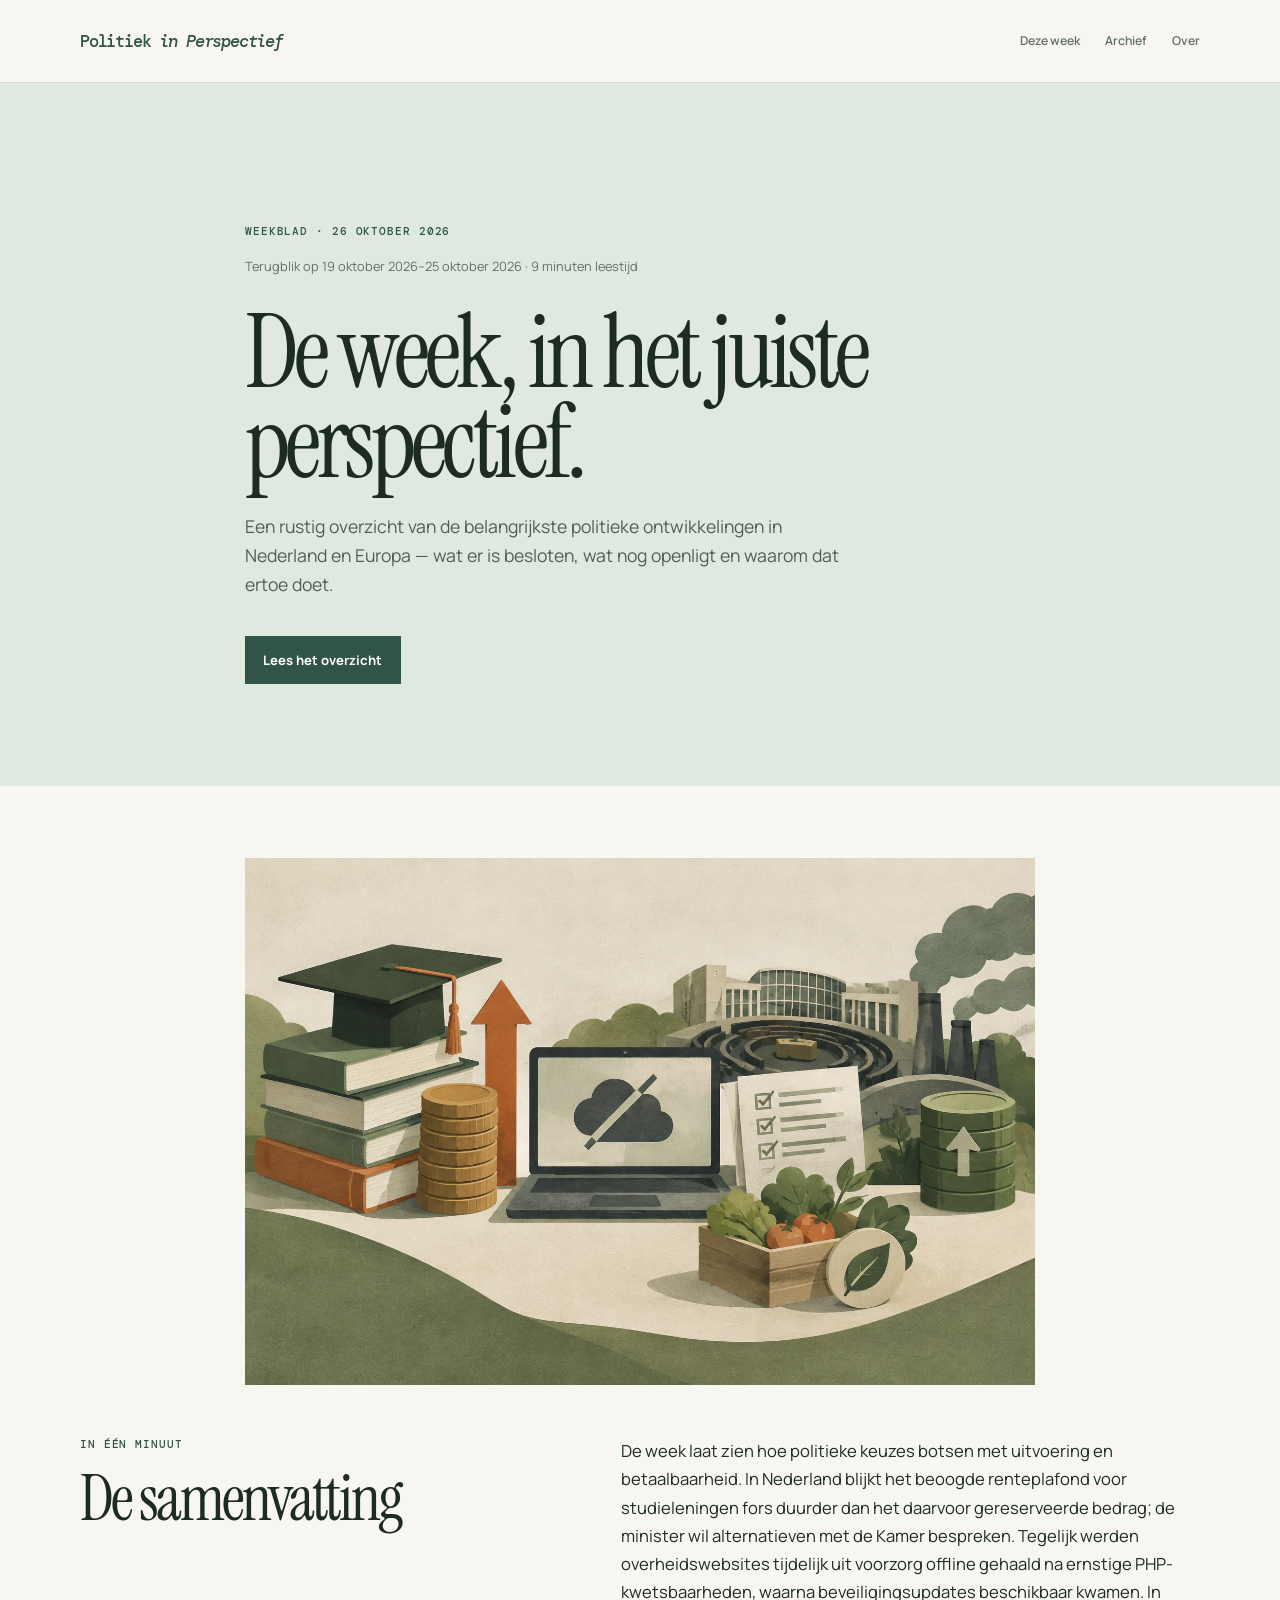
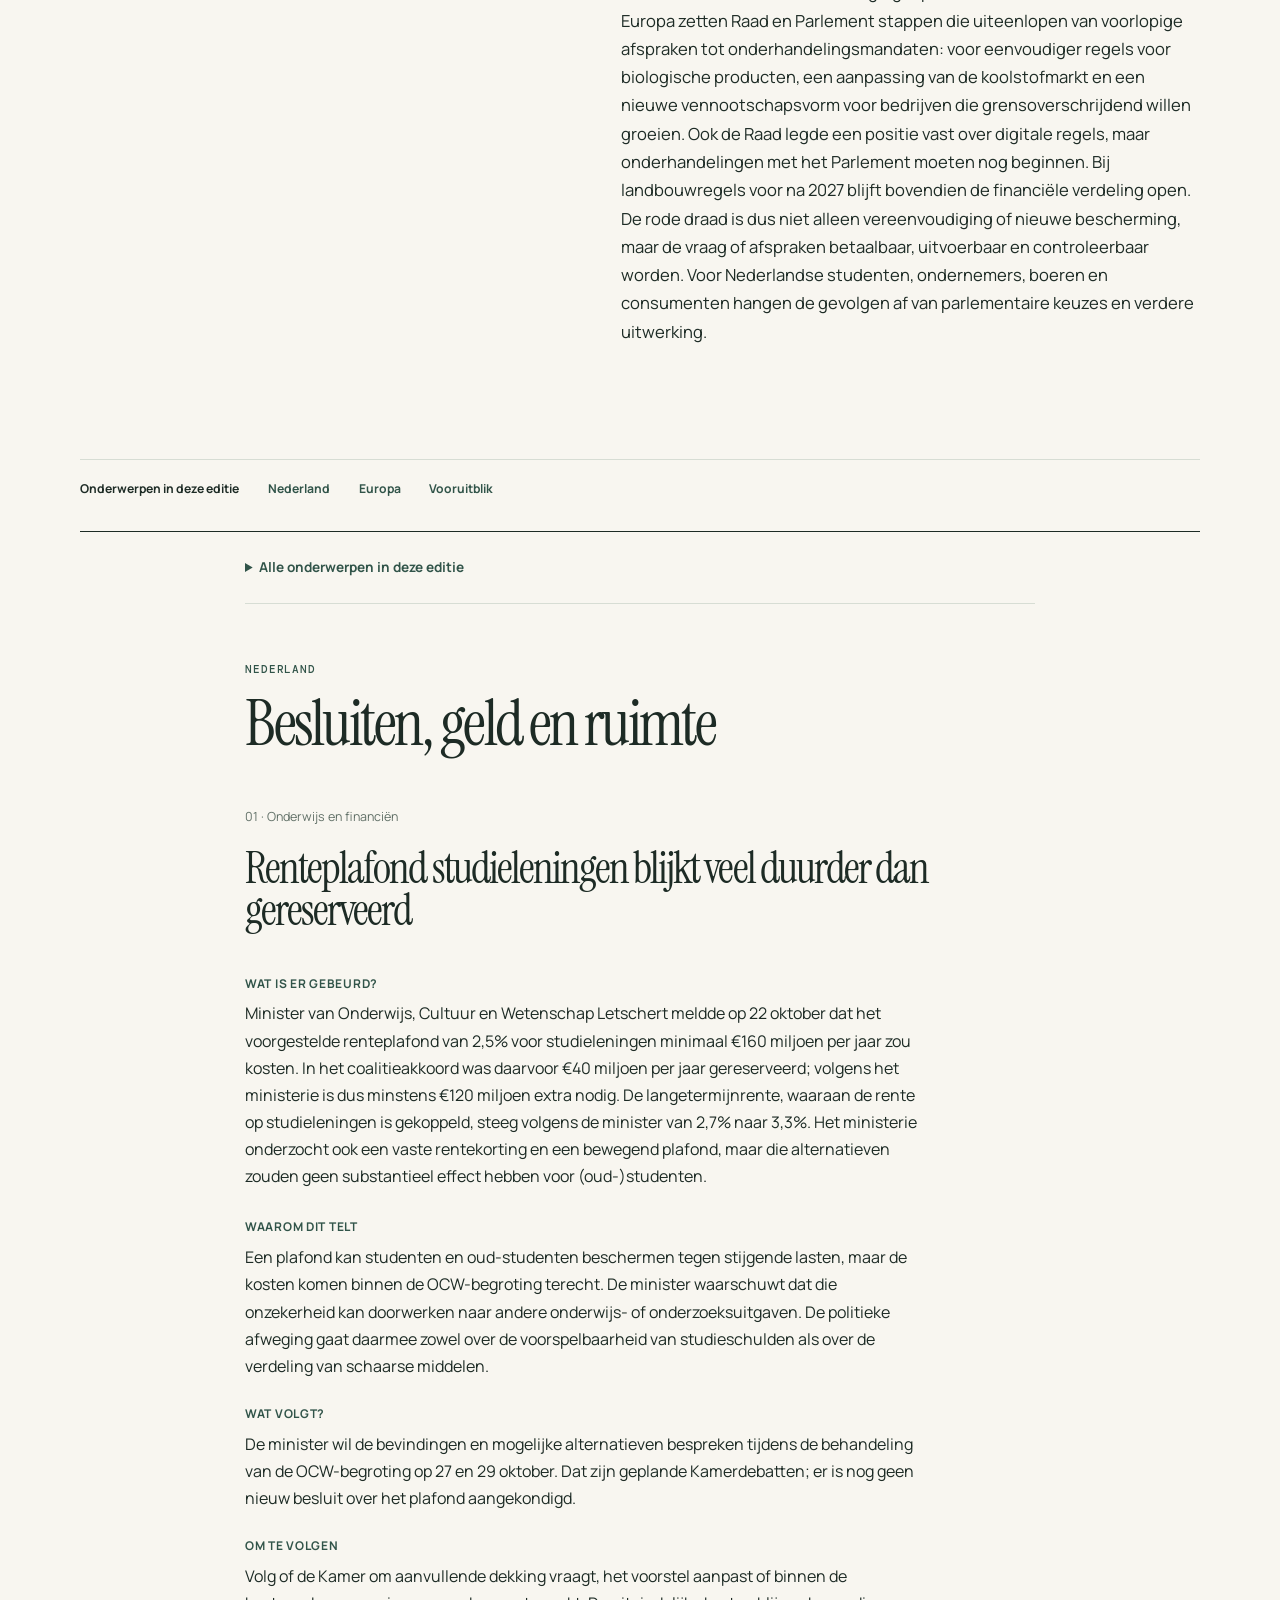
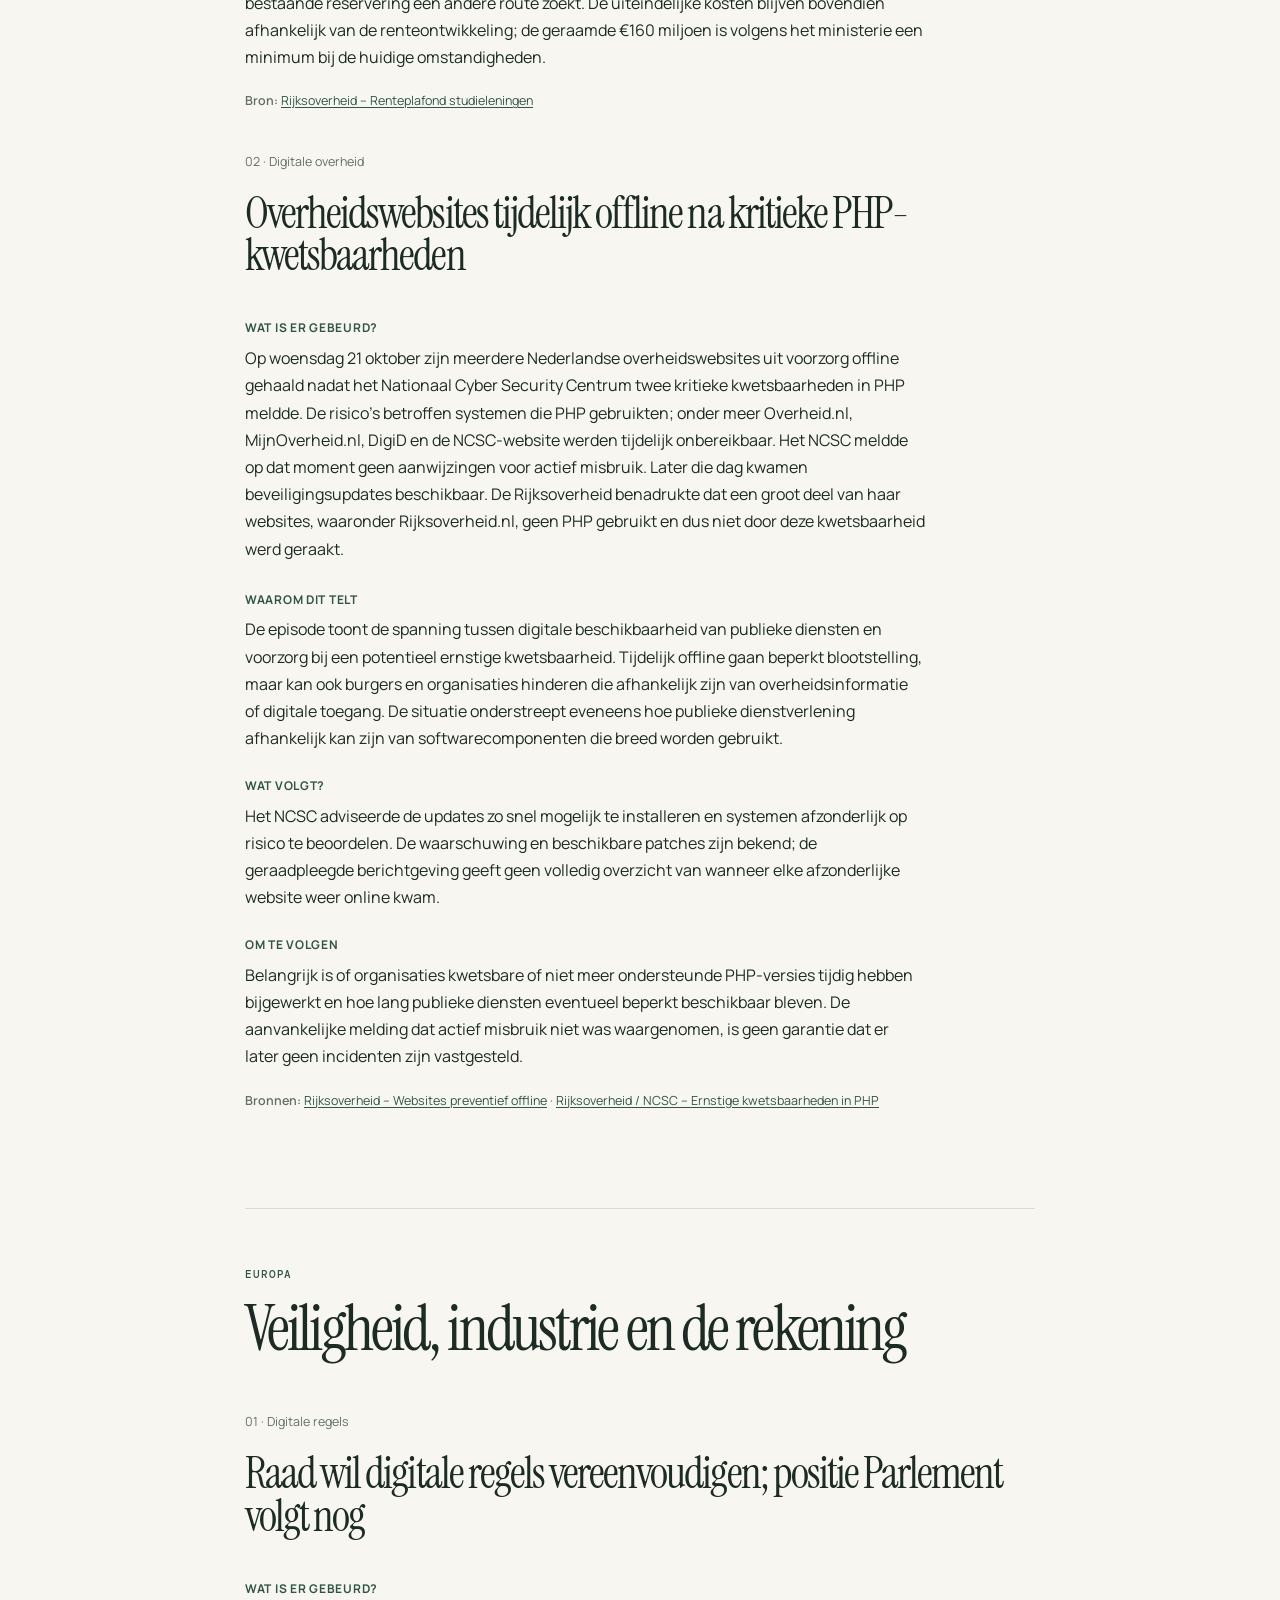
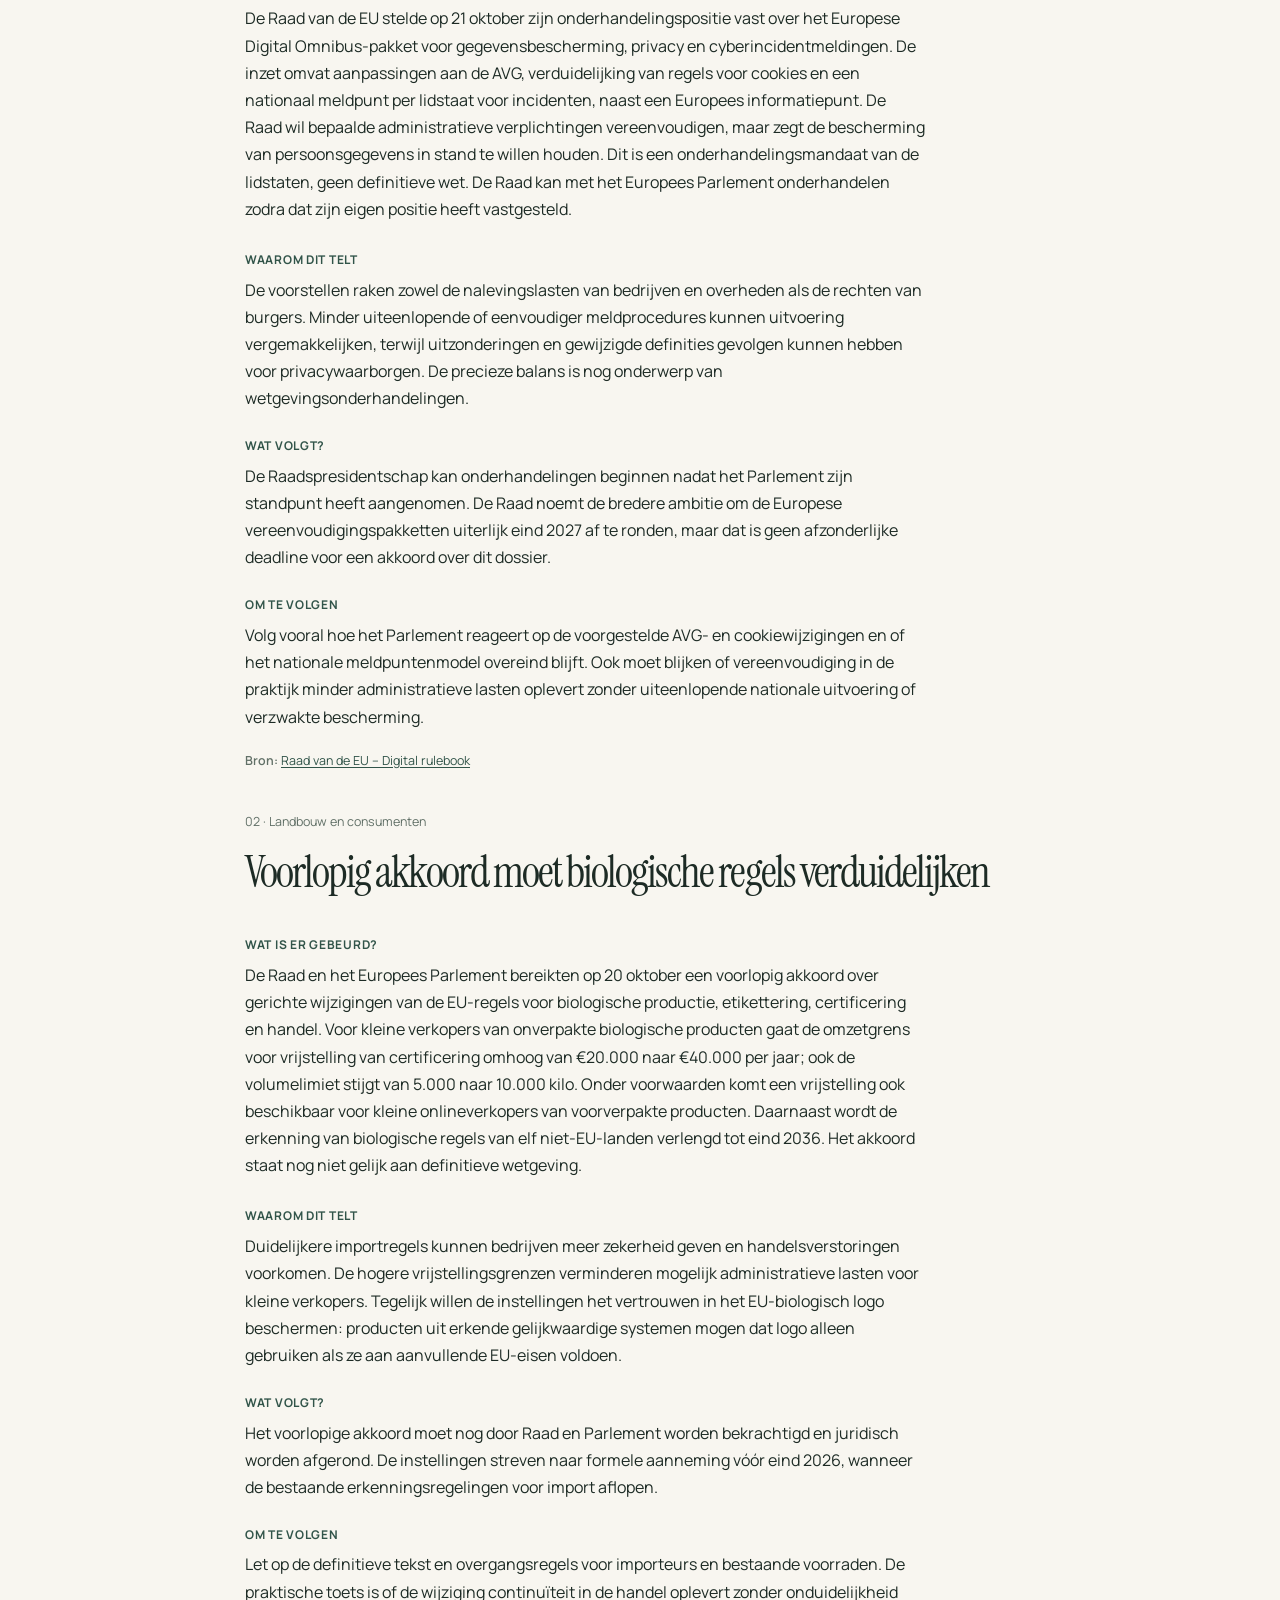
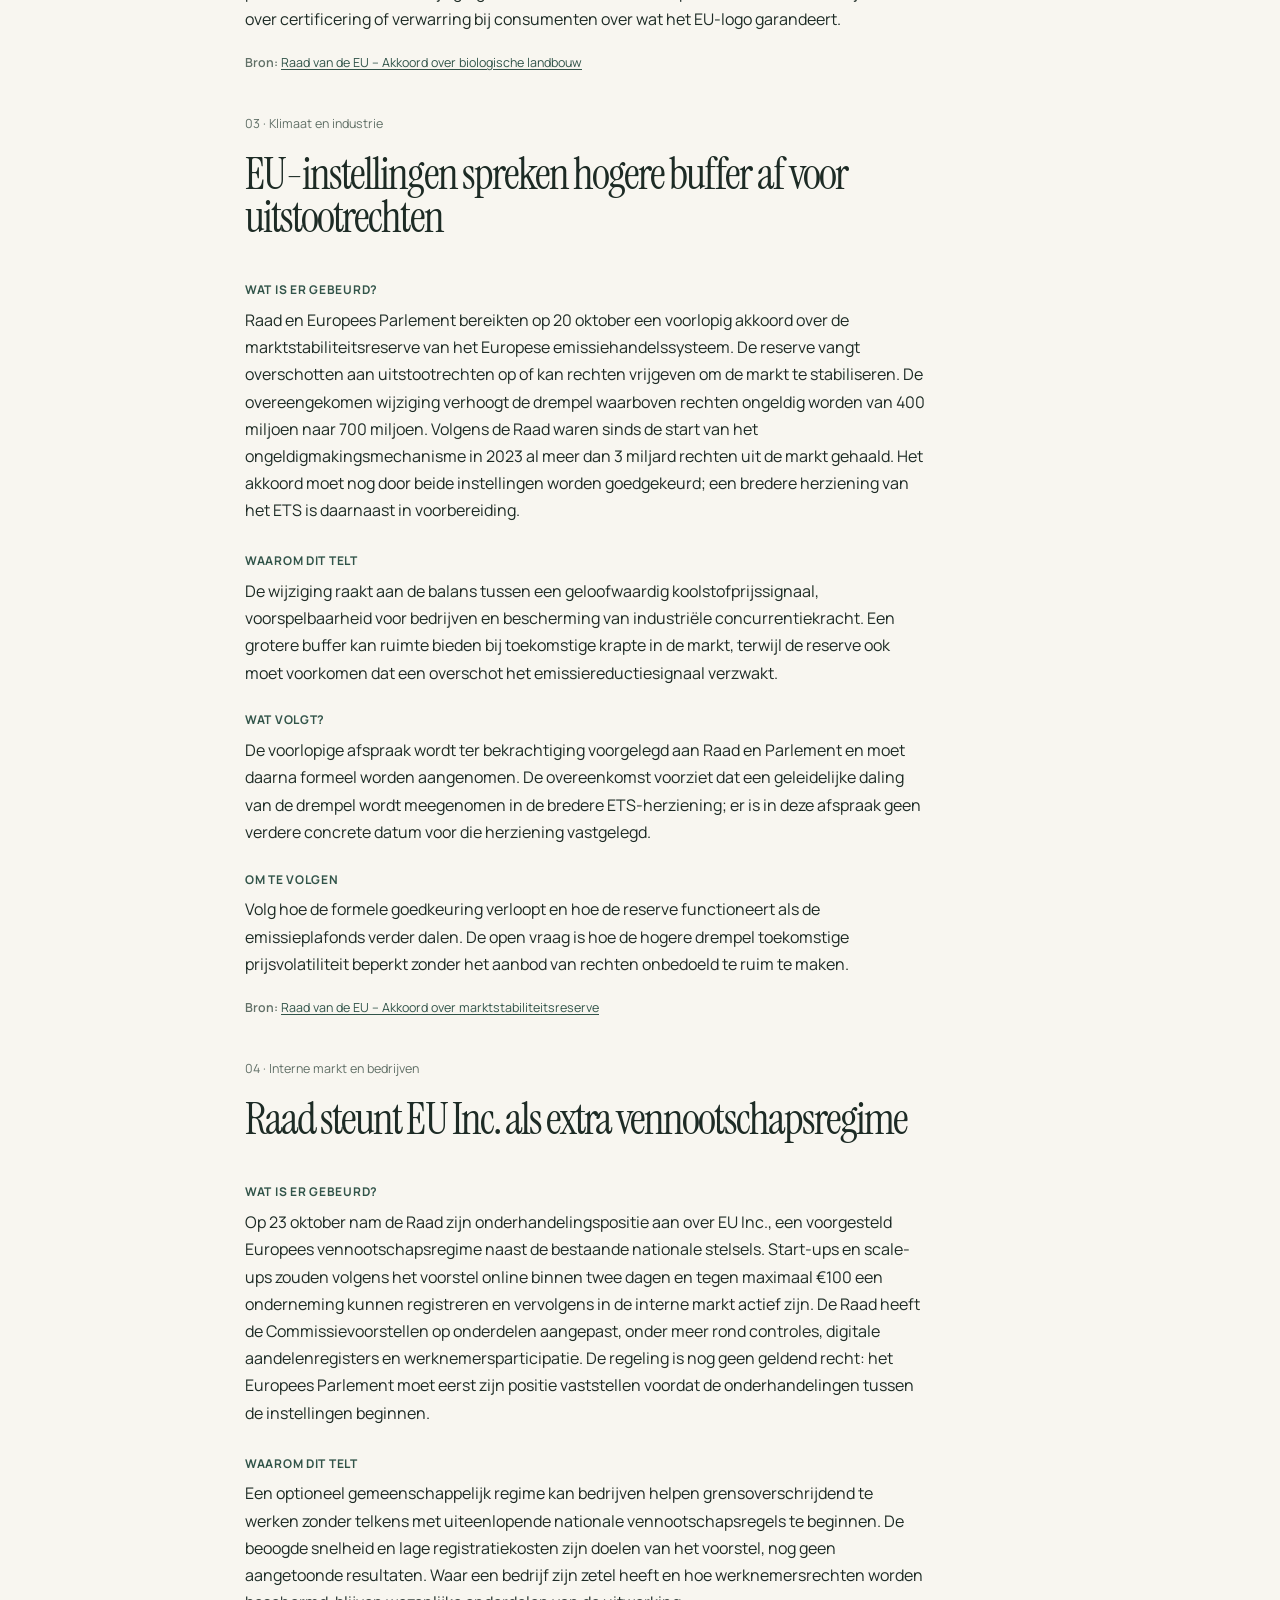
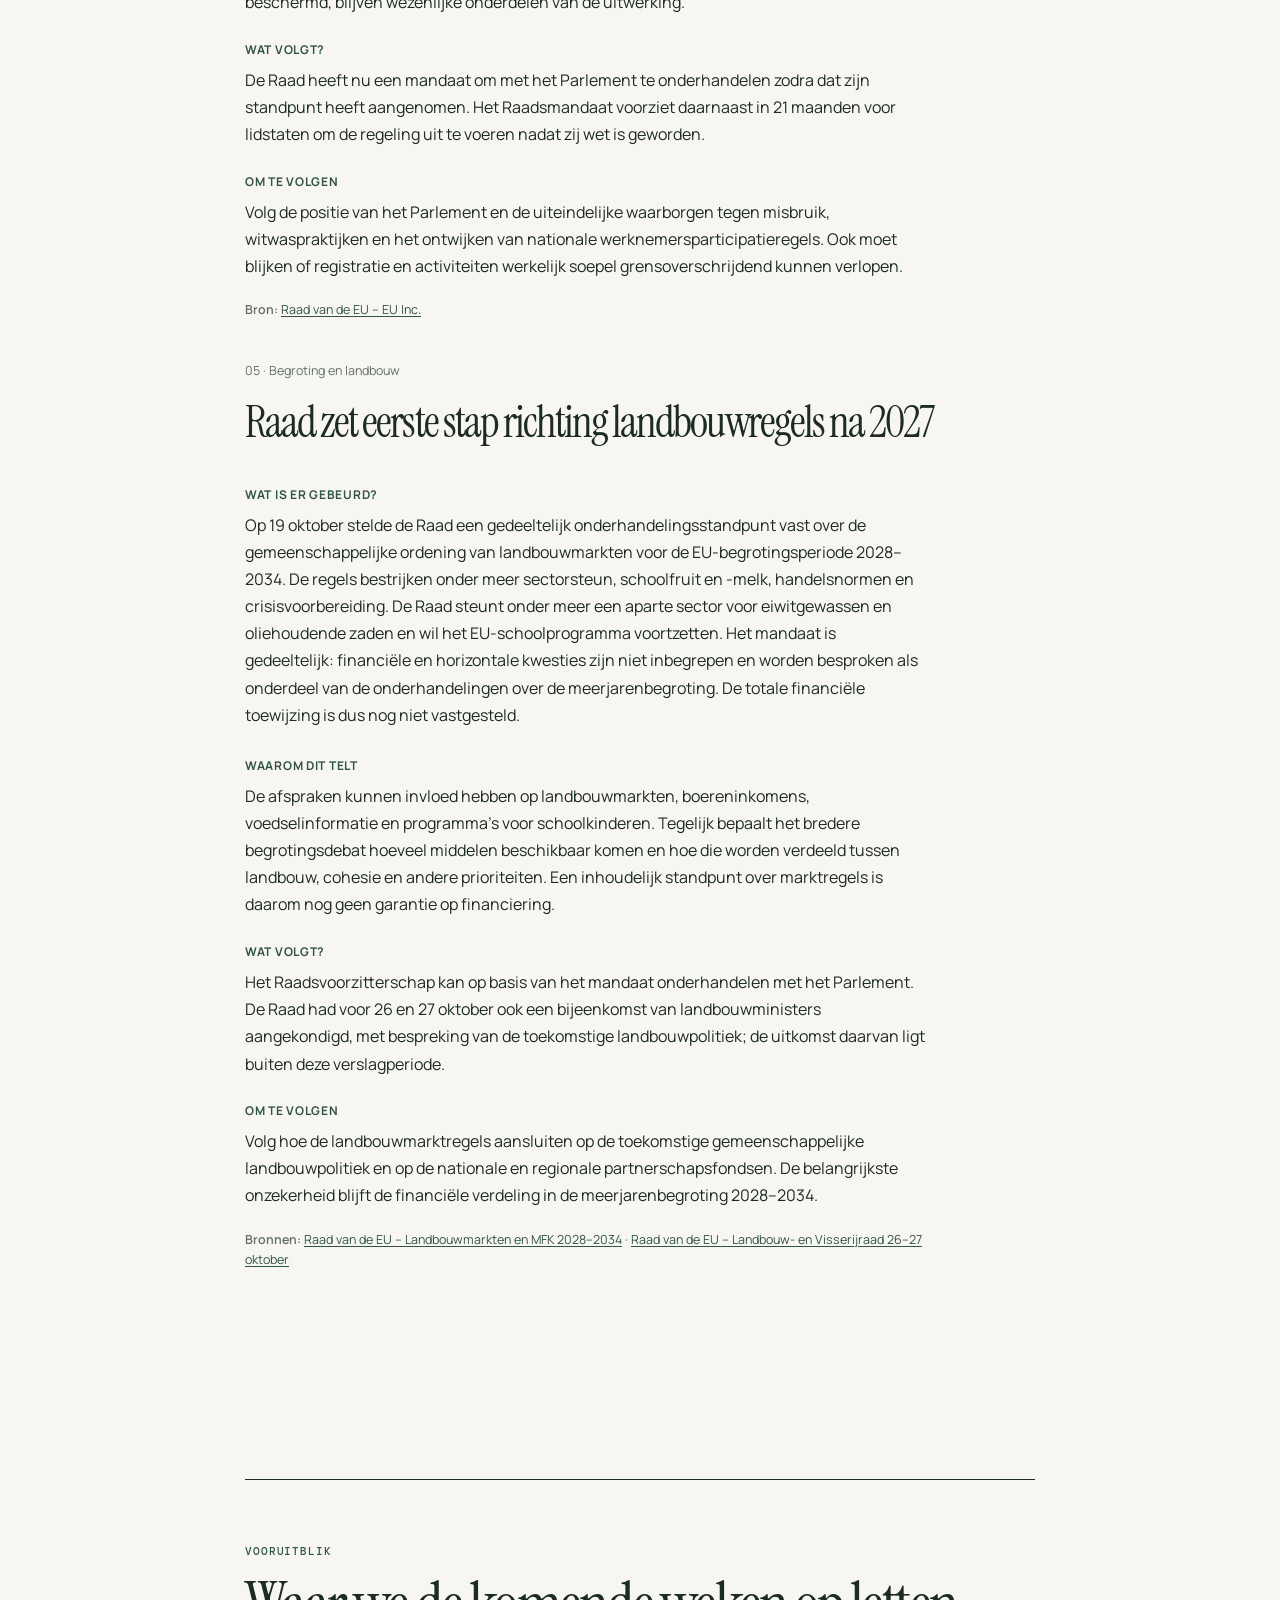
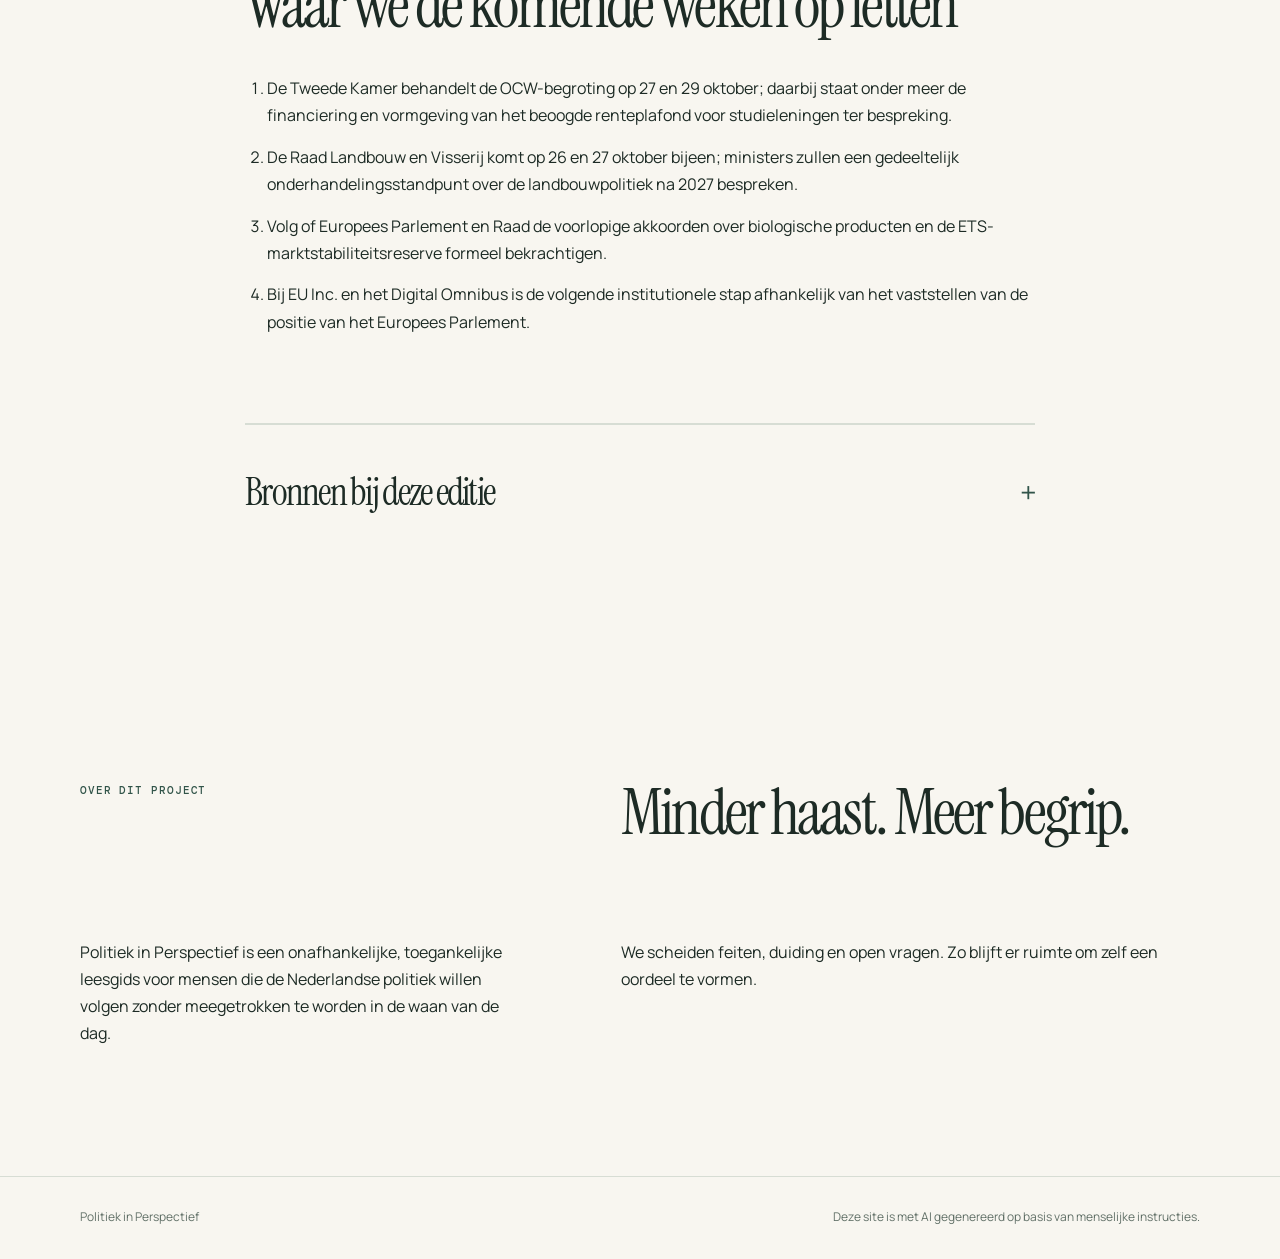
<file: edities/2026-10-25.html>
<!doctype html>
<html lang="nl"><head><meta charset="utf-8"><meta name="viewport" content="width=device-width, initial-scale=1"><meta name="description" content="Wekelijkse politieke context van 19 oktober 2026–25 oktober 2026."><title>Weekblad 19 oktober 2026–25 oktober 2026 — Politiek in Perspectief</title><link rel="stylesheet" href="../assets/styles.css"></head>
<body><a class="skip-link" href="#inhoud">Direct naar de inhoud</a><header class="site-header"><div class="shell header-inner"><a class="wordmark" href="../index.html">Politiek <span>in Perspectief</span></a><nav aria-label="Hoofdnavigatie"><a href="../index.html">Deze week</a><a href="../archief.html">Archief</a><a href="#over">Over</a></nav></div></header>
<main id="inhoud"><section class="hero"><div class="shell hero-inner"><p class="eyebrow">WEEKBLAD · 26 OKTOBER 2026</p><p class="edition-meta">Terugblik op 19 oktober 2026–25 oktober 2026 · 9 minuten leestijd</p><h1>De week, in het juiste perspectief.</h1><p class="intro">Een rustig overzicht van de belangrijkste politieke ontwikkelingen in Nederland en Europa — wat er is besloten, wat nog openligt en waarom dat ertoe doet.</p><a class="button" href="#samenvatting">Lees het overzicht</a></div></section>
<figure class="edition-illustration shell"><img src="../assets/edities/2026-10-25.webp" alt="Abstracte redactionele illustratie bij de politieke week van 19 oktober 2026–25 oktober 2026." width="1536" height="1024"></figure>
<section class="brief shell" id="samenvatting"><div class="brief-label"><p class="eyebrow">IN ÉÉN MINUUT</p><h2>De samenvatting</h2></div><div class="brief-copy"><p>De week laat zien hoe politieke keuzes botsen met uitvoering en betaalbaarheid. In Nederland blijkt het beoogde renteplafond voor studieleningen fors duurder dan het daarvoor gereserveerde bedrag; de minister wil alternatieven met de Kamer bespreken. Tegelijk werden overheidswebsites tijdelijk uit voorzorg offline gehaald na ernstige PHP-kwetsbaarheden, waarna beveiligingsupdates beschikbaar kwamen. In Europa zetten Raad en Parlement stappen die uiteenlopen van voorlopige afspraken tot onderhandelingsmandaten: voor eenvoudiger regels voor biologische producten, een aanpassing van de koolstofmarkt en een nieuwe vennootschapsvorm voor bedrijven die grensoverschrijdend willen groeien. Ook de Raad legde een positie vast over digitale regels, maar onderhandelingen met het Parlement moeten nog beginnen. Bij landbouwregels voor na 2027 blijft bovendien de financiële verdeling open. De rode draad is dus niet alleen vereenvoudiging of nieuwe bescherming, maar de vraag of afspraken betaalbaar, uitvoerbaar en controleerbaar worden. Voor Nederlandse studenten, ondernemers, boeren en consumenten hangen de gevolgen af van parlementaire keuzes en verdere uitwerking.</p></div></section>
<nav class="edition-nav shell" aria-label="Onderwerpen in deze editie"><p>Onderwerpen in deze editie</p><a href="#nederland">Nederland</a><a href="#europa">Europa</a><a href="#vooruitblik">Vooruitblik</a></nav>
<details class="edition-contents shell"><summary>Alle onderwerpen in deze editie</summary><ol><li><a href="#nederland-1">Renteplafond studieleningen blijkt veel duurder dan gereserveerd</a></li><li><a href="#nederland-2">Overheidswebsites tijdelijk offline na kritieke PHP-kwetsbaarheden</a></li><li><a href="#europa-1">Raad wil digitale regels vereenvoudigen; positie Parlement volgt nog</a></li><li><a href="#europa-2">Voorlopig akkoord moet biologische regels verduidelijken</a></li><li><a href="#europa-3">EU-instellingen spreken hogere buffer af voor uitstootrechten</a></li><li><a href="#europa-4">Raad steunt EU Inc. als extra vennootschapsregime</a></li><li><a href="#europa-5">Raad zet eerste stap richting landbouwregels na 2027</a></li></ol></details>

  <section class="news-section" id="nederland">
    <div class="section-inner">
      <p class="eyebrow">NEDERLAND</p>
      <h2>Besluiten, geld en ruimte</h2>
      <article class="news-item" id="nederland-1">
        <p class="news-meta">01 · Onderwijs en financiën</p>
        <h3>Renteplafond studieleningen blijkt veel duurder dan gereserveerd</h3>
        <div class="story-body"><h4>Wat is er gebeurd?</h4><p class="news-copy">Minister van Onderwijs, Cultuur en Wetenschap Letschert meldde op 22 oktober dat het voorgestelde renteplafond van 2,5% voor studieleningen minimaal €160 miljoen per jaar zou kosten. In het coalitieakkoord was daarvoor €40 miljoen per jaar gereserveerd; volgens het ministerie is dus minstens €120 miljoen extra nodig. De langetermijnrente, waaraan de rente op studieleningen is gekoppeld, steeg volgens de minister van 2,7% naar 3,3%. Het ministerie onderzocht ook een vaste rentekorting en een bewegend plafond, maar die alternatieven zouden geen substantieel effect hebben voor (oud-)studenten.</p></div>
        <div class="question"><h4>Waarom dit telt</h4><p>Een plafond kan studenten en oud-studenten beschermen tegen stijgende lasten, maar de kosten komen binnen de OCW-begroting terecht. De minister waarschuwt dat die onzekerheid kan doorwerken naar andere onderwijs- of onderzoeksuitgaven. De politieke afweging gaat daarmee zowel over de voorspelbaarheid van studieschulden als over de verdeling van schaarse middelen.</p></div>
        <div class="story-follow-up"><h4>Wat volgt?</h4><p>De minister wil de bevindingen en mogelijke alternatieven bespreken tijdens de behandeling van de OCW-begroting op 27 en 29 oktober. Dat zijn geplande Kamerdebatten; er is nog geen nieuw besluit over het plafond aangekondigd.</p></div>
        <div class="story-follow-up"><h4>Om te volgen</h4><p>Volg of de Kamer om aanvullende dekking vraagt, het voorstel aanpast of binnen de bestaande reservering een andere route zoekt. De uiteindelijke kosten blijven bovendien afhankelijk van de renteontwikkeling; de geraamde €160 miljoen is volgens het ministerie een minimum bij de huidige omstandigheden.</p></div>
        <p class="article-sources"><span>Bron:</span> <a href="https://www.rijksoverheid.nl/actueel/nieuws/2026/10/22/renteplafond-studieleningen-duurder-en-risicovol-minister-in-gesprek-met-parlement" rel="noopener noreferrer">Rijksoverheid – Renteplafond studieleningen</a></p>
      </article>
<article class="news-item" id="nederland-2">
        <p class="news-meta">02 · Digitale overheid</p>
        <h3>Overheidswebsites tijdelijk offline na kritieke PHP-kwetsbaarheden</h3>
        <div class="story-body"><h4>Wat is er gebeurd?</h4><p class="news-copy">Op woensdag 21 oktober zijn meerdere Nederlandse overheidswebsites uit voorzorg offline gehaald nadat het Nationaal Cyber Security Centrum twee kritieke kwetsbaarheden in PHP meldde. De risico’s betroffen systemen die PHP gebruikten; onder meer Overheid.nl, MijnOverheid.nl, DigiD en de NCSC-website werden tijdelijk onbereikbaar. Het NCSC meldde op dat moment geen aanwijzingen voor actief misbruik. Later die dag kwamen beveiligingsupdates beschikbaar. De Rijksoverheid benadrukte dat een groot deel van haar websites, waaronder Rijksoverheid.nl, geen PHP gebruikt en dus niet door deze kwetsbaarheid werd geraakt.</p></div>
        <div class="question"><h4>Waarom dit telt</h4><p>De episode toont de spanning tussen digitale beschikbaarheid van publieke diensten en voorzorg bij een potentieel ernstige kwetsbaarheid. Tijdelijk offline gaan beperkt blootstelling, maar kan ook burgers en organisaties hinderen die afhankelijk zijn van overheidsinformatie of digitale toegang. De situatie onderstreept eveneens hoe publieke dienstverlening afhankelijk kan zijn van softwarecomponenten die breed worden gebruikt.</p></div>
        <div class="story-follow-up"><h4>Wat volgt?</h4><p>Het NCSC adviseerde de updates zo snel mogelijk te installeren en systemen afzonderlijk op risico te beoordelen. De waarschuwing en beschikbare patches zijn bekend; de geraadpleegde berichtgeving geeft geen volledig overzicht van wanneer elke afzonderlijke website weer online kwam.</p></div>
        <div class="story-follow-up"><h4>Om te volgen</h4><p>Belangrijk is of organisaties kwetsbare of niet meer ondersteunde PHP-versies tijdig hebben bijgewerkt en hoe lang publieke diensten eventueel beperkt beschikbaar bleven. De aanvankelijke melding dat actief misbruik niet was waargenomen, is geen garantie dat er later geen incidenten zijn vastgesteld.</p></div>
        <p class="article-sources"><span>Bronnen:</span> <a href="https://www.rijksoverheid.nl/actueel/nieuws/2026/10/21/aantal-websites-rijksoverheid-preventief-offline-na-kwetsbaarheden-php" rel="noopener noreferrer">Rijksoverheid – Websites preventief offline</a><span aria-hidden="true"> · </span><a href="https://www.rijksoverheid.nl/actueel/nieuws/2026/10/21/ncsc-ernstige-kwetsbaarheden-in-php" rel="noopener noreferrer">Rijksoverheid / NCSC – Ernstige kwetsbaarheden in PHP</a></p>
      </article>
    </div>
  </section>

  <section class="news-section" id="europa">
    <div class="section-inner">
      <p class="eyebrow">EUROPA</p>
      <h2>Veiligheid, industrie en de rekening</h2>
      <article class="news-item" id="europa-1">
        <p class="news-meta">01 · Digitale regels</p>
        <h3>Raad wil digitale regels vereenvoudigen; positie Parlement volgt nog</h3>
        <div class="story-body"><h4>Wat is er gebeurd?</h4><p class="news-copy">De Raad van de EU stelde op 21 oktober zijn onderhandelingspositie vast over het Europese Digital Omnibus-pakket voor gegevensbescherming, privacy en cyberincidentmeldingen. De inzet omvat aanpassingen aan de AVG, verduidelijking van regels voor cookies en een nationaal meldpunt per lidstaat voor incidenten, naast een Europees informatiepunt. De Raad wil bepaalde administratieve verplichtingen vereenvoudigen, maar zegt de bescherming van persoonsgegevens in stand te willen houden. Dit is een onderhandelingsmandaat van de lidstaten, geen definitieve wet. De Raad kan met het Europees Parlement onderhandelen zodra dat zijn eigen positie heeft vastgesteld.</p></div>
        <div class="question"><h4>Waarom dit telt</h4><p>De voorstellen raken zowel de nalevingslasten van bedrijven en overheden als de rechten van burgers. Minder uiteenlopende of eenvoudiger meldprocedures kunnen uitvoering vergemakkelijken, terwijl uitzonderingen en gewijzigde definities gevolgen kunnen hebben voor privacywaarborgen. De precieze balans is nog onderwerp van wetgevingsonderhandelingen.</p></div>
        <div class="story-follow-up"><h4>Wat volgt?</h4><p>De Raadspresidentschap kan onderhandelingen beginnen nadat het Parlement zijn standpunt heeft aangenomen. De Raad noemt de bredere ambitie om de Europese vereenvoudigingspakketten uiterlijk eind 2027 af te ronden, maar dat is geen afzonderlijke deadline voor een akkoord over dit dossier.</p></div>
        <div class="story-follow-up"><h4>Om te volgen</h4><p>Volg vooral hoe het Parlement reageert op de voorgestelde AVG- en cookiewijzigingen en of het nationale meldpuntenmodel overeind blijft. Ook moet blijken of vereenvoudiging in de praktijk minder administratieve lasten oplevert zonder uiteenlopende nationale uitvoering of verzwakte bescherming.</p></div>
        <p class="article-sources"><span>Bron:</span> <a href="https://www.consilium.europa.eu/en/press/press-releases/2026/10/21/digital-rulebook-council-agrees-position-to-simplify-data-protection-privacy-and-cyber-reporting-rules/" rel="noopener noreferrer">Raad van de EU – Digital rulebook</a></p>
      </article>
<article class="news-item" id="europa-2">
        <p class="news-meta">02 · Landbouw en consumenten</p>
        <h3>Voorlopig akkoord moet biologische regels verduidelijken</h3>
        <div class="story-body"><h4>Wat is er gebeurd?</h4><p class="news-copy">De Raad en het Europees Parlement bereikten op 20 oktober een voorlopig akkoord over gerichte wijzigingen van de EU-regels voor biologische productie, etikettering, certificering en handel. Voor kleine verkopers van onverpakte biologische producten gaat de omzetgrens voor vrijstelling van certificering omhoog van €20.000 naar €40.000 per jaar; ook de volumelimiet stijgt van 5.000 naar 10.000 kilo. Onder voorwaarden komt een vrijstelling ook beschikbaar voor kleine onlineverkopers van voorverpakte producten. Daarnaast wordt de erkenning van biologische regels van elf niet-EU-landen verlengd tot eind 2036. Het akkoord staat nog niet gelijk aan definitieve wetgeving.</p></div>
        <div class="question"><h4>Waarom dit telt</h4><p>Duidelijkere importregels kunnen bedrijven meer zekerheid geven en handelsverstoringen voorkomen. De hogere vrijstellingsgrenzen verminderen mogelijk administratieve lasten voor kleine verkopers. Tegelijk willen de instellingen het vertrouwen in het EU-biologisch logo beschermen: producten uit erkende gelijkwaardige systemen mogen dat logo alleen gebruiken als ze aan aanvullende EU-eisen voldoen.</p></div>
        <div class="story-follow-up"><h4>Wat volgt?</h4><p>Het voorlopige akkoord moet nog door Raad en Parlement worden bekrachtigd en juridisch worden afgerond. De instellingen streven naar formele aanneming vóór eind 2026, wanneer de bestaande erkenningsregelingen voor import aflopen.</p></div>
        <div class="story-follow-up"><h4>Om te volgen</h4><p>Let op de definitieve tekst en overgangsregels voor importeurs en bestaande voorraden. De praktische toets is of de wijziging continuïteit in de handel oplevert zonder onduidelijkheid over certificering of verwarring bij consumenten over wat het EU-logo garandeert.</p></div>
        <p class="article-sources"><span>Bron:</span> <a href="https://www.consilium.europa.eu/en/press/press-releases/2026/10/20/council-and-parliament-strike-deal-on-updated-measures-to-support-organic-farming-in-the-eu/" rel="noopener noreferrer">Raad van de EU – Akkoord over biologische landbouw</a></p>
      </article>
<article class="news-item" id="europa-3">
        <p class="news-meta">03 · Klimaat en industrie</p>
        <h3>EU-instellingen spreken hogere buffer af voor uitstootrechten</h3>
        <div class="story-body"><h4>Wat is er gebeurd?</h4><p class="news-copy">Raad en Europees Parlement bereikten op 20 oktober een voorlopig akkoord over de marktstabiliteitsreserve van het Europese emissiehandelssysteem. De reserve vangt overschotten aan uitstootrechten op of kan rechten vrijgeven om de markt te stabiliseren. De overeengekomen wijziging verhoogt de drempel waarboven rechten ongeldig worden van 400 miljoen naar 700 miljoen. Volgens de Raad waren sinds de start van het ongeldigmakingsmechanisme in 2023 al meer dan 3 miljard rechten uit de markt gehaald. Het akkoord moet nog door beide instellingen worden goedgekeurd; een bredere herziening van het ETS is daarnaast in voorbereiding.</p></div>
        <div class="question"><h4>Waarom dit telt</h4><p>De wijziging raakt aan de balans tussen een geloofwaardig koolstofprijssignaal, voorspelbaarheid voor bedrijven en bescherming van industriële concurrentiekracht. Een grotere buffer kan ruimte bieden bij toekomstige krapte in de markt, terwijl de reserve ook moet voorkomen dat een overschot het emissiereductiesignaal verzwakt.</p></div>
        <div class="story-follow-up"><h4>Wat volgt?</h4><p>De voorlopige afspraak wordt ter bekrachtiging voorgelegd aan Raad en Parlement en moet daarna formeel worden aangenomen. De overeenkomst voorziet dat een geleidelijke daling van de drempel wordt meegenomen in de bredere ETS-herziening; er is in deze afspraak geen verdere concrete datum voor die herziening vastgelegd.</p></div>
        <div class="story-follow-up"><h4>Om te volgen</h4><p>Volg hoe de formele goedkeuring verloopt en hoe de reserve functioneert als de emissieplafonds verder dalen. De open vraag is hoe de hogere drempel toekomstige prijsvolatiliteit beperkt zonder het aanbod van rechten onbedoeld te ruim te maken.</p></div>
        <p class="article-sources"><span>Bron:</span> <a href="https://www.consilium.europa.eu/en/press/press-releases/2026/10/21/ets-market-stability-reserve-council-and-parliament-reach-provisional-agreement-on-targeted-amendment/" rel="noopener noreferrer">Raad van de EU – Akkoord over marktstabiliteitsreserve</a></p>
      </article>
<article class="news-item" id="europa-4">
        <p class="news-meta">04 · Interne markt en bedrijven</p>
        <h3>Raad steunt EU Inc. als extra vennootschapsregime</h3>
        <div class="story-body"><h4>Wat is er gebeurd?</h4><p class="news-copy">Op 23 oktober nam de Raad zijn onderhandelingspositie aan over EU Inc., een voorgesteld Europees vennootschapsregime naast de bestaande nationale stelsels. Start-ups en scale-ups zouden volgens het voorstel online binnen twee dagen en tegen maximaal €100 een onderneming kunnen registreren en vervolgens in de interne markt actief zijn. De Raad heeft de Commissievoorstellen op onderdelen aangepast, onder meer rond controles, digitale aandelenregisters en werknemersparticipatie. De regeling is nog geen geldend recht: het Europees Parlement moet eerst zijn positie vaststellen voordat de onderhandelingen tussen de instellingen beginnen.</p></div>
        <div class="question"><h4>Waarom dit telt</h4><p>Een optioneel gemeenschappelijk regime kan bedrijven helpen grensoverschrijdend te werken zonder telkens met uiteenlopende nationale vennootschapsregels te beginnen. De beoogde snelheid en lage registratiekosten zijn doelen van het voorstel, nog geen aangetoonde resultaten. Waar een bedrijf zijn zetel heeft en hoe werknemersrechten worden beschermd, blijven wezenlijke onderdelen van de uitwerking.</p></div>
        <div class="story-follow-up"><h4>Wat volgt?</h4><p>De Raad heeft nu een mandaat om met het Parlement te onderhandelen zodra dat zijn standpunt heeft aangenomen. Het Raadsmandaat voorziet daarnaast in 21 maanden voor lidstaten om de regeling uit te voeren nadat zij wet is geworden.</p></div>
        <div class="story-follow-up"><h4>Om te volgen</h4><p>Volg de positie van het Parlement en de uiteindelijke waarborgen tegen misbruik, witwaspraktijken en het ontwijken van nationale werknemersparticipatieregels. Ook moet blijken of registratie en activiteiten werkelijk soepel grensoverschrijdend kunnen verlopen.</p></div>
        <p class="article-sources"><span>Bron:</span> <a href="https://www.consilium.europa.eu/en/press/press-releases/2026/10/23/eu-inc-council-adopts-position-on-a-new-eu-corporate-law-for-innovative-companies/" rel="noopener noreferrer">Raad van de EU – EU Inc.</a></p>
      </article>
<article class="news-item" id="europa-5">
        <p class="news-meta">05 · Begroting en landbouw</p>
        <h3>Raad zet eerste stap richting landbouwregels na 2027</h3>
        <div class="story-body"><h4>Wat is er gebeurd?</h4><p class="news-copy">Op 19 oktober stelde de Raad een gedeeltelijk onderhandelingsstandpunt vast over de gemeenschappelijke ordening van landbouwmarkten voor de EU-begrotingsperiode 2028–2034. De regels bestrijken onder meer sectorsteun, schoolfruit en -melk, handelsnormen en crisisvoorbereiding. De Raad steunt onder meer een aparte sector voor eiwitgewassen en oliehoudende zaden en wil het EU-schoolprogramma voortzetten. Het mandaat is gedeeltelijk: financiële en horizontale kwesties zijn niet inbegrepen en worden besproken als onderdeel van de onderhandelingen over de meerjarenbegroting. De totale financiële toewijzing is dus nog niet vastgesteld.</p></div>
        <div class="question"><h4>Waarom dit telt</h4><p>De afspraken kunnen invloed hebben op landbouwmarkten, boereninkomens, voedselinformatie en programma’s voor schoolkinderen. Tegelijk bepaalt het bredere begrotingsdebat hoeveel middelen beschikbaar komen en hoe die worden verdeeld tussen landbouw, cohesie en andere prioriteiten. Een inhoudelijk standpunt over marktregels is daarom nog geen garantie op financiering.</p></div>
        <div class="story-follow-up"><h4>Wat volgt?</h4><p>Het Raadsvoorzitterschap kan op basis van het mandaat onderhandelen met het Parlement. De Raad had voor 26 en 27 oktober ook een bijeenkomst van landbouwministers aangekondigd, met bespreking van de toekomstige landbouwpolitiek; de uitkomst daarvan ligt buiten deze verslagperiode.</p></div>
        <div class="story-follow-up"><h4>Om te volgen</h4><p>Volg hoe de landbouwmarktregels aansluiten op de toekomstige gemeenschappelijke landbouwpolitiek en op de nationale en regionale partnerschapsfondsen. De belangrijkste onzekerheid blijft de financiële verdeling in de meerjarenbegroting 2028–2034.</p></div>
        <p class="article-sources"><span>Bronnen:</span> <a href="https://www.consilium.europa.eu/en/press/press-releases/2026/10/19/mff-2028-2034-council-agrees-position-on-the-common-market-organisation-for-agricultural-products/" rel="noopener noreferrer">Raad van de EU – Landbouwmarkten en MFK 2028–2034</a><span aria-hidden="true"> · </span><a href="https://www.consilium.europa.eu/en/meetings/agrifish/2026/10/26-27/" rel="noopener noreferrer">Raad van de EU – Landbouw- en Visserijraad 26–27 oktober</a></p>
      </article>
    </div>
  </section>
<section class="outlook shell" id="vooruitblik"><p class="eyebrow">VOORUITBLIK</p><h2>Waar we de komende weken op letten</h2><ol><li>De Tweede Kamer behandelt de OCW-begroting op 27 en 29 oktober; daarbij staat onder meer de financiering en vormgeving van het beoogde renteplafond voor studieleningen ter bespreking.</li><li>De Raad Landbouw en Visserij komt op 26 en 27 oktober bijeen; ministers zullen een gedeeltelijk onderhandelingsstandpunt over de landbouwpolitiek na 2027 bespreken.</li><li>Volg of Europees Parlement en Raad de voorlopige akkoorden over biologische producten en de ETS-marktstabiliteitsreserve formeel bekrachtigen.</li><li>Bij EU Inc. en het Digital Omnibus is de volgende institutionele stap afhankelijk van het vaststellen van de positie van het Europees Parlement.</li></ol></section><details class="sources shell"><summary>Bronnen bij deze editie</summary><ul><li><a href="https://www.rijksoverheid.nl/actueel/nieuws/2026/10/22/renteplafond-studieleningen-duurder-en-risicovol-minister-in-gesprek-met-parlement" rel="noopener noreferrer">Rijksoverheid – Renteplafond studieleningen</a></li><li><a href="https://www.rijksoverheid.nl/actueel/nieuws/2026/10/21/aantal-websites-rijksoverheid-preventief-offline-na-kwetsbaarheden-php" rel="noopener noreferrer">Rijksoverheid – Websites preventief offline</a></li><li><a href="https://www.rijksoverheid.nl/actueel/nieuws/2026/10/21/ncsc-ernstige-kwetsbaarheden-in-php" rel="noopener noreferrer">Rijksoverheid / NCSC – Ernstige kwetsbaarheden in PHP</a></li><li><a href="https://www.consilium.europa.eu/en/press/press-releases/2026/10/21/digital-rulebook-council-agrees-position-to-simplify-data-protection-privacy-and-cyber-reporting-rules/" rel="noopener noreferrer">Raad van de EU – Digital rulebook</a></li><li><a href="https://www.consilium.europa.eu/en/press/press-releases/2026/10/20/council-and-parliament-strike-deal-on-updated-measures-to-support-organic-farming-in-the-eu/" rel="noopener noreferrer">Raad van de EU – Akkoord over biologische landbouw</a></li><li><a href="https://www.consilium.europa.eu/en/press/press-releases/2026/10/21/ets-market-stability-reserve-council-and-parliament-reach-provisional-agreement-on-targeted-amendment/" rel="noopener noreferrer">Raad van de EU – Akkoord over marktstabiliteitsreserve</a></li><li><a href="https://www.consilium.europa.eu/en/press/press-releases/2026/10/23/eu-inc-council-adopts-position-on-a-new-eu-corporate-law-for-innovative-companies/" rel="noopener noreferrer">Raad van de EU – EU Inc.</a></li><li><a href="https://www.consilium.europa.eu/en/press/press-releases/2026/10/19/mff-2028-2034-council-agrees-position-on-the-common-market-organisation-for-agricultural-products/" rel="noopener noreferrer">Raad van de EU – Landbouwmarkten en MFK 2028–2034</a></li><li><a href="https://www.consilium.europa.eu/en/meetings/agrifish/2026/10/26-27/" rel="noopener noreferrer">Raad van de EU – Landbouw- en Visserijraad 26–27 oktober</a></li></ul></details>
<section class="about shell" id="over"><p class="eyebrow">OVER DIT PROJECT</p><h2>Minder haast. Meer begrip.</h2><p>Politiek in Perspectief is een onafhankelijke, toegankelijke leesgids voor mensen die de Nederlandse politiek willen volgen zonder meegetrokken te worden in de waan van de dag.</p><p>We scheiden feiten, duiding en open vragen. Zo blijft er ruimte om zelf een oordeel te vormen.</p></section></main><footer class="site-footer"><div class="shell footer-inner"><p>Politiek in Perspectief</p><p>Deze site is met AI gegenereerd op basis van menselijke instructies.</p></div></footer></body></html>
</file>
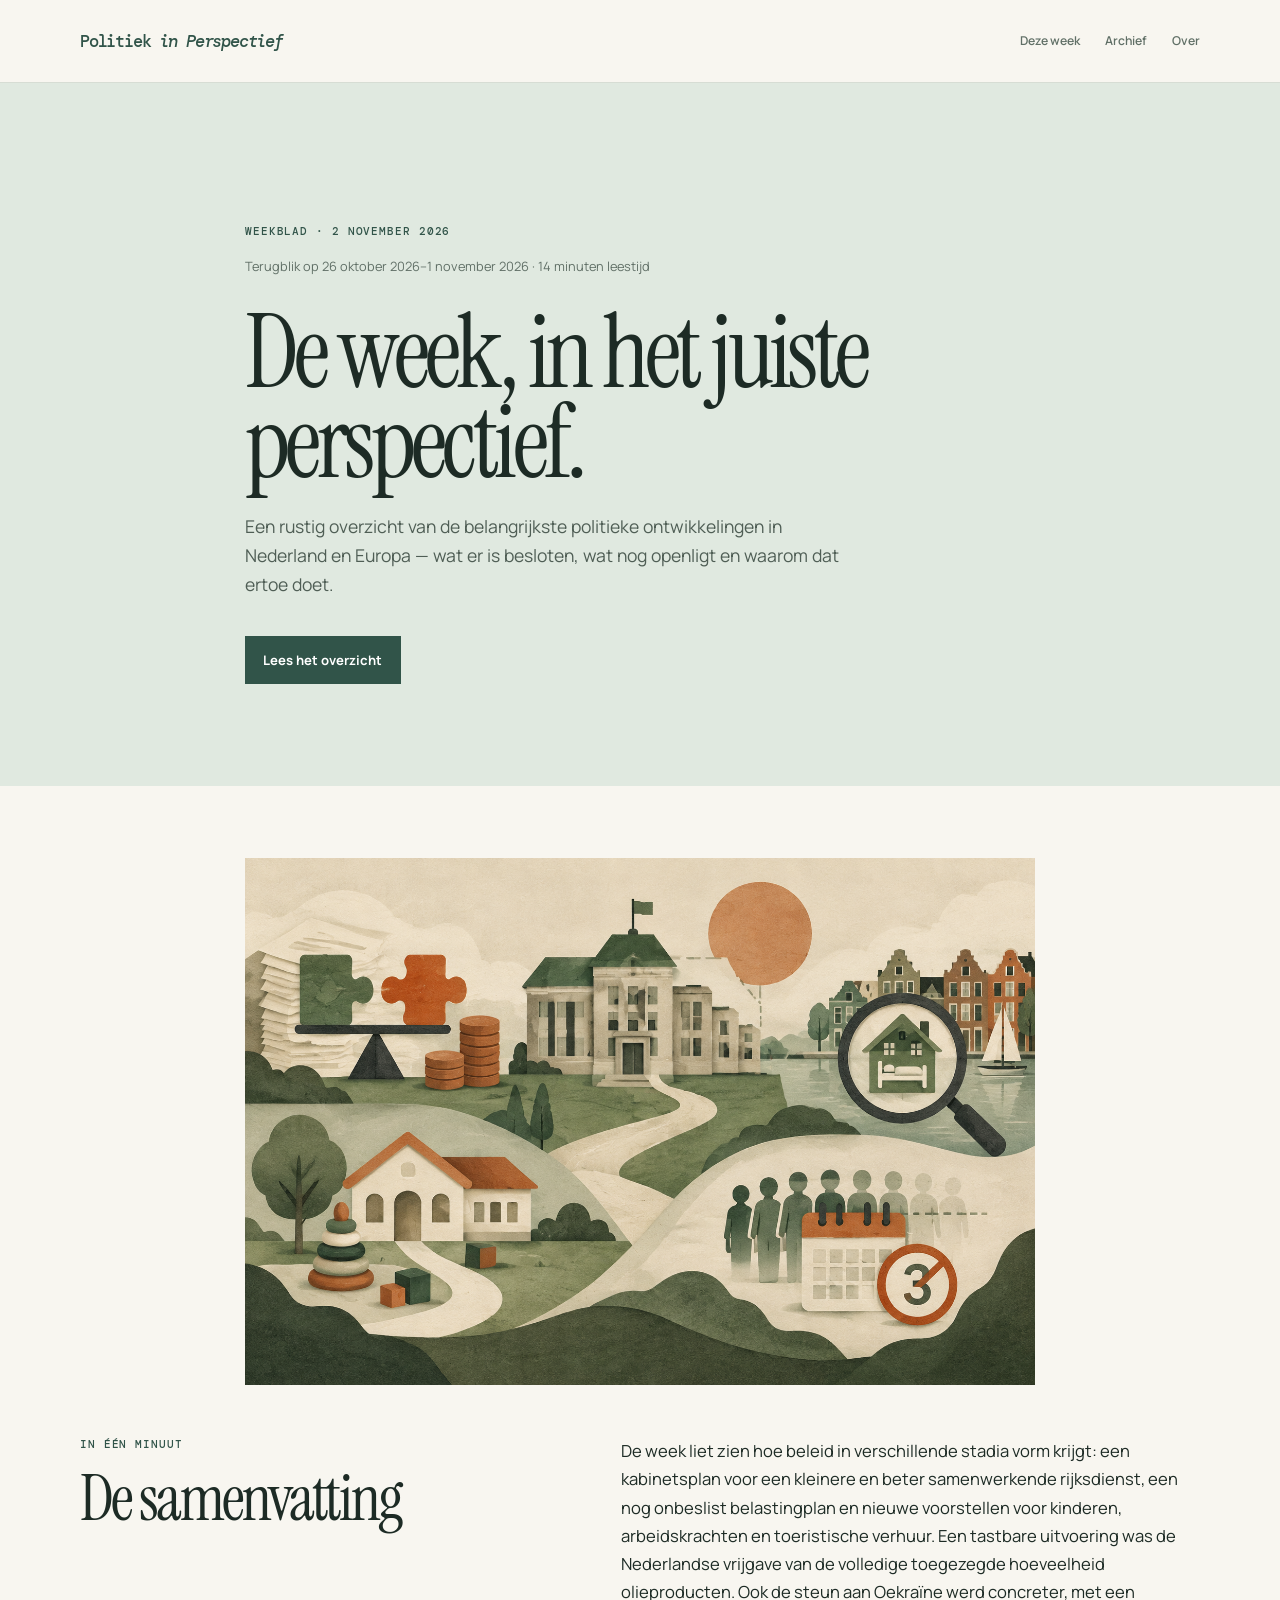
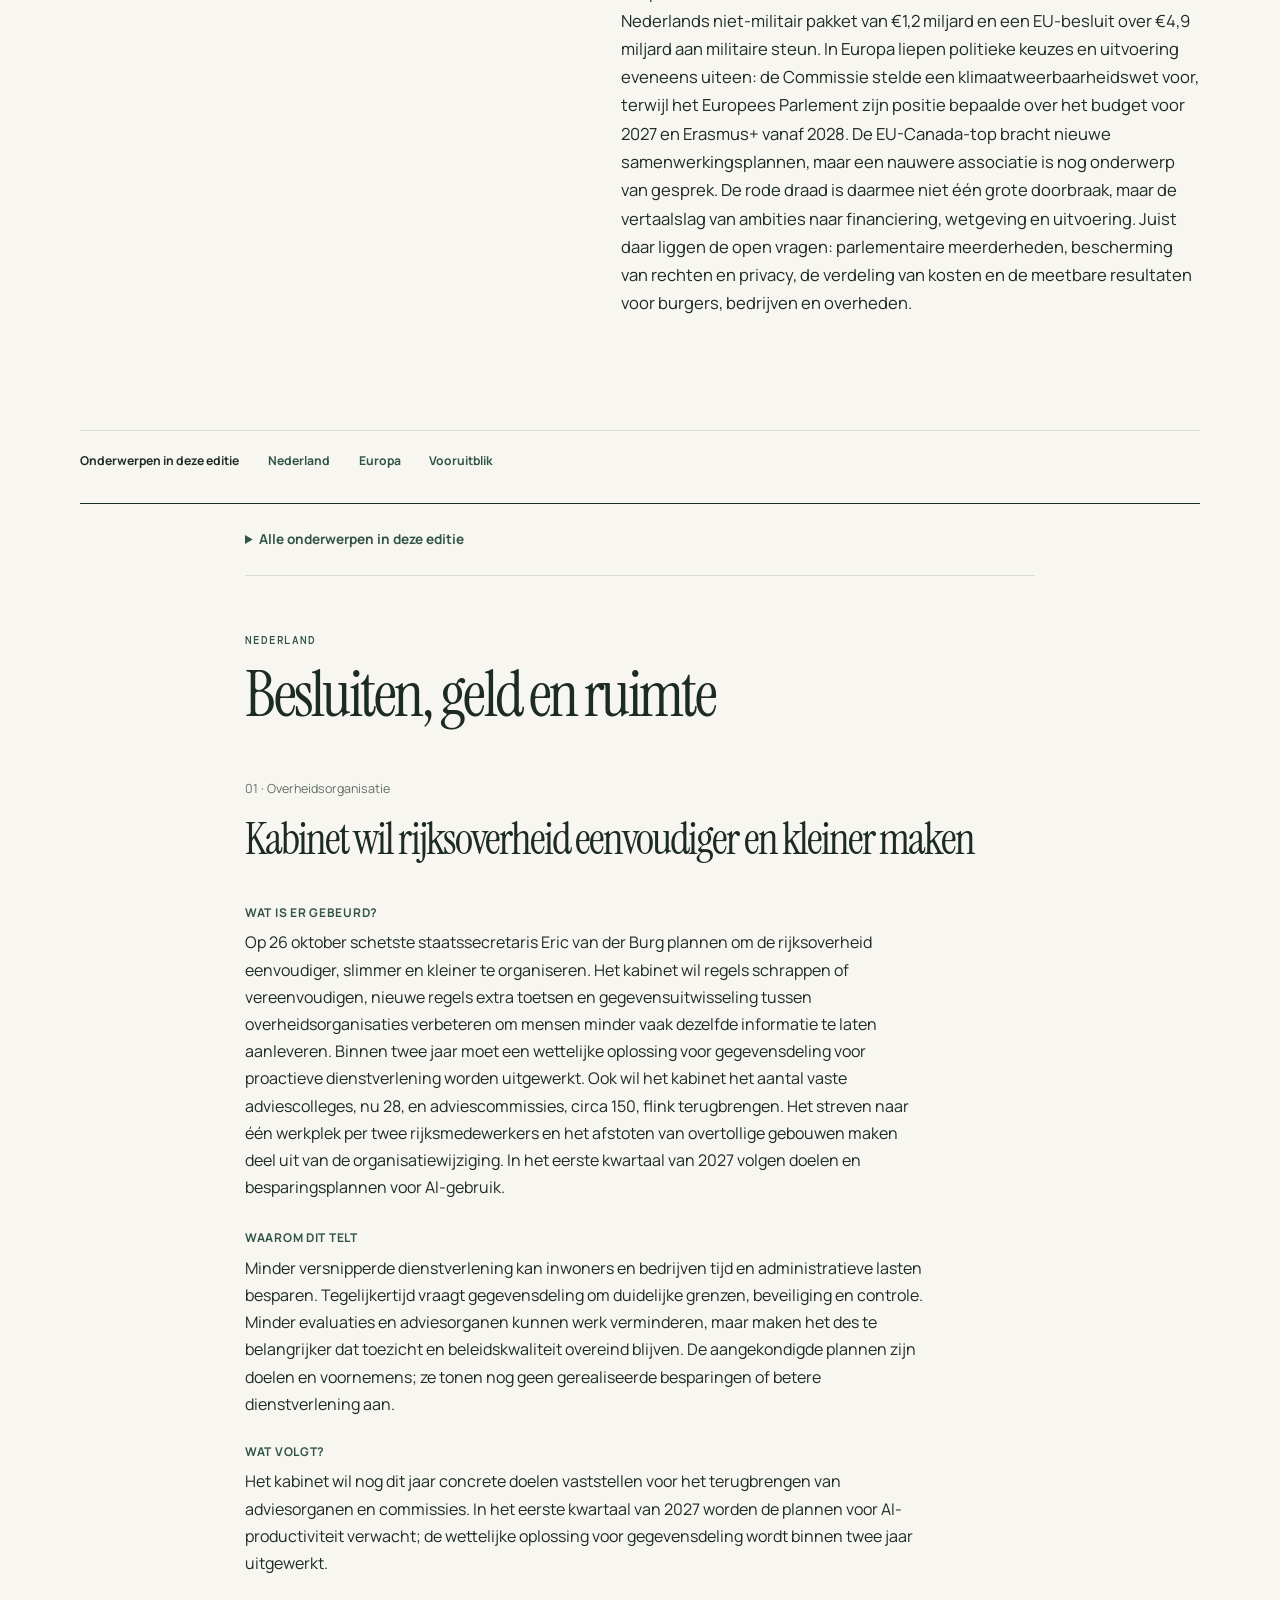
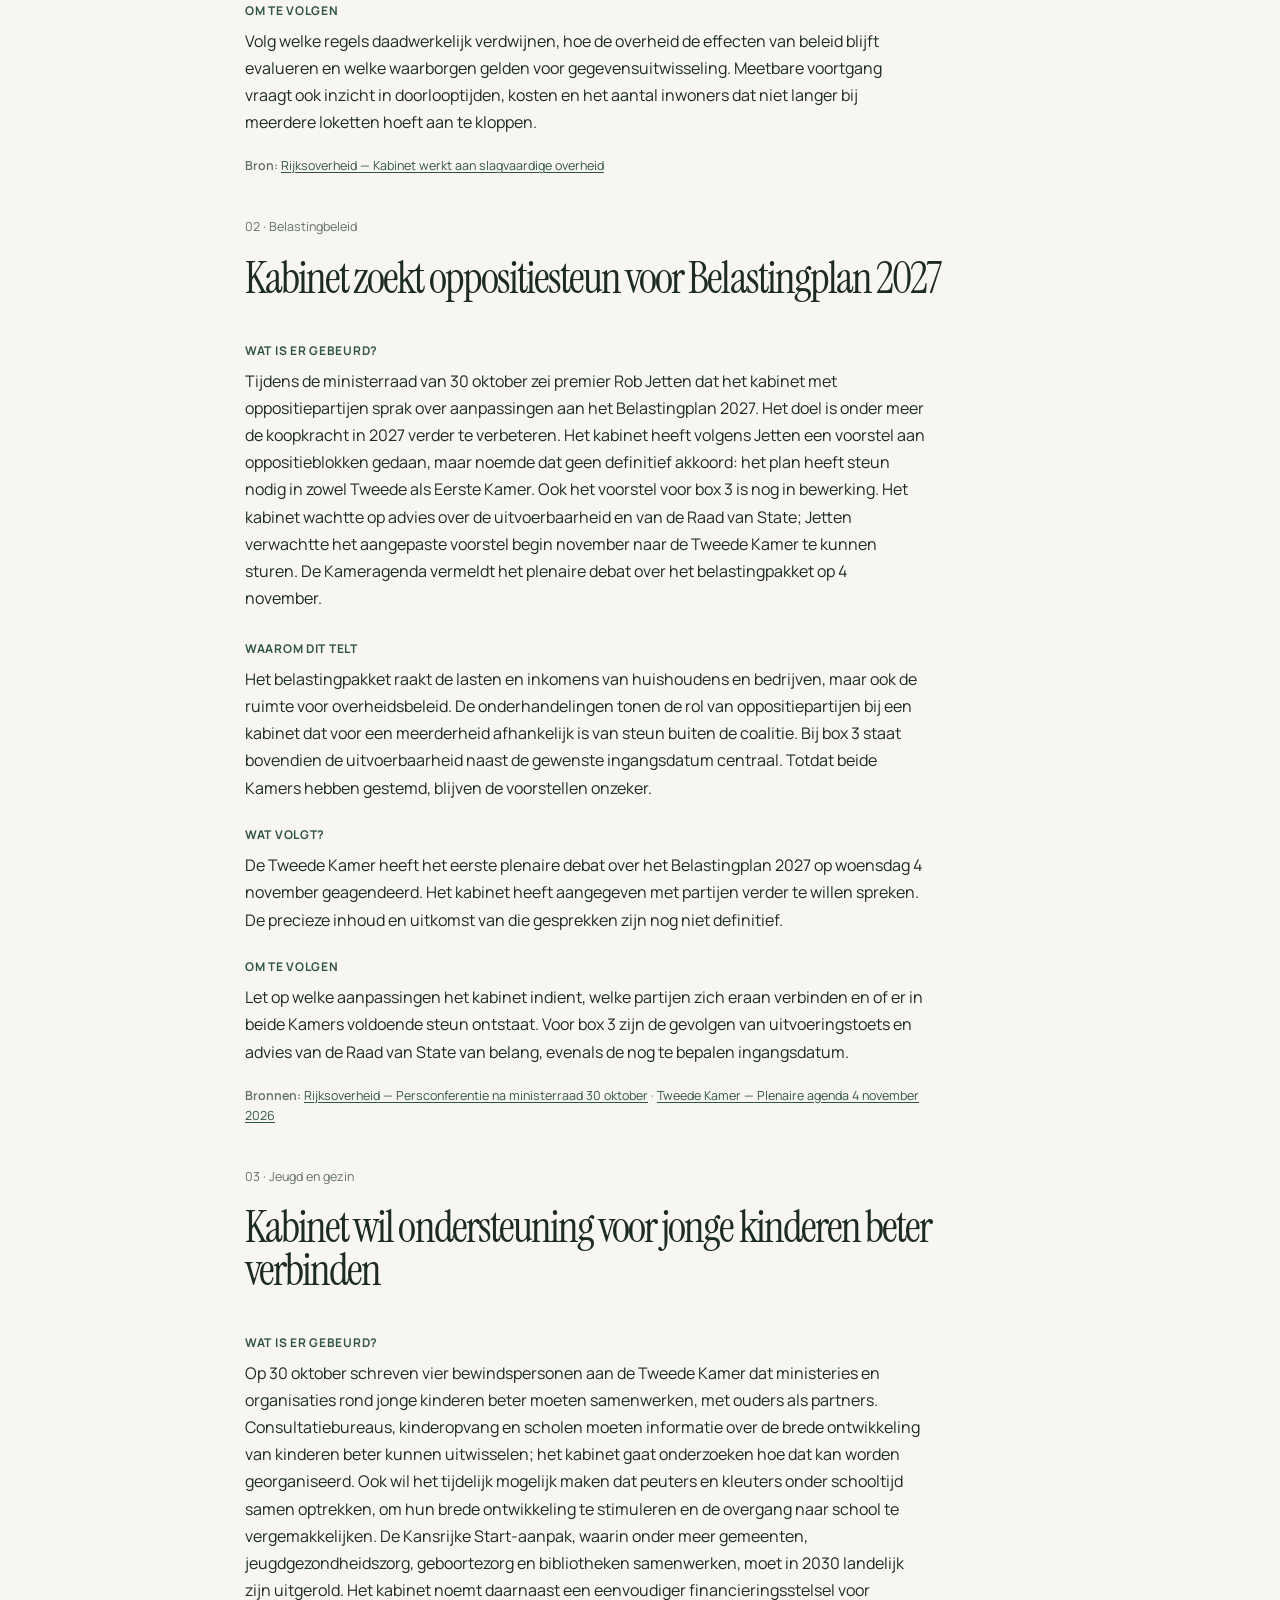
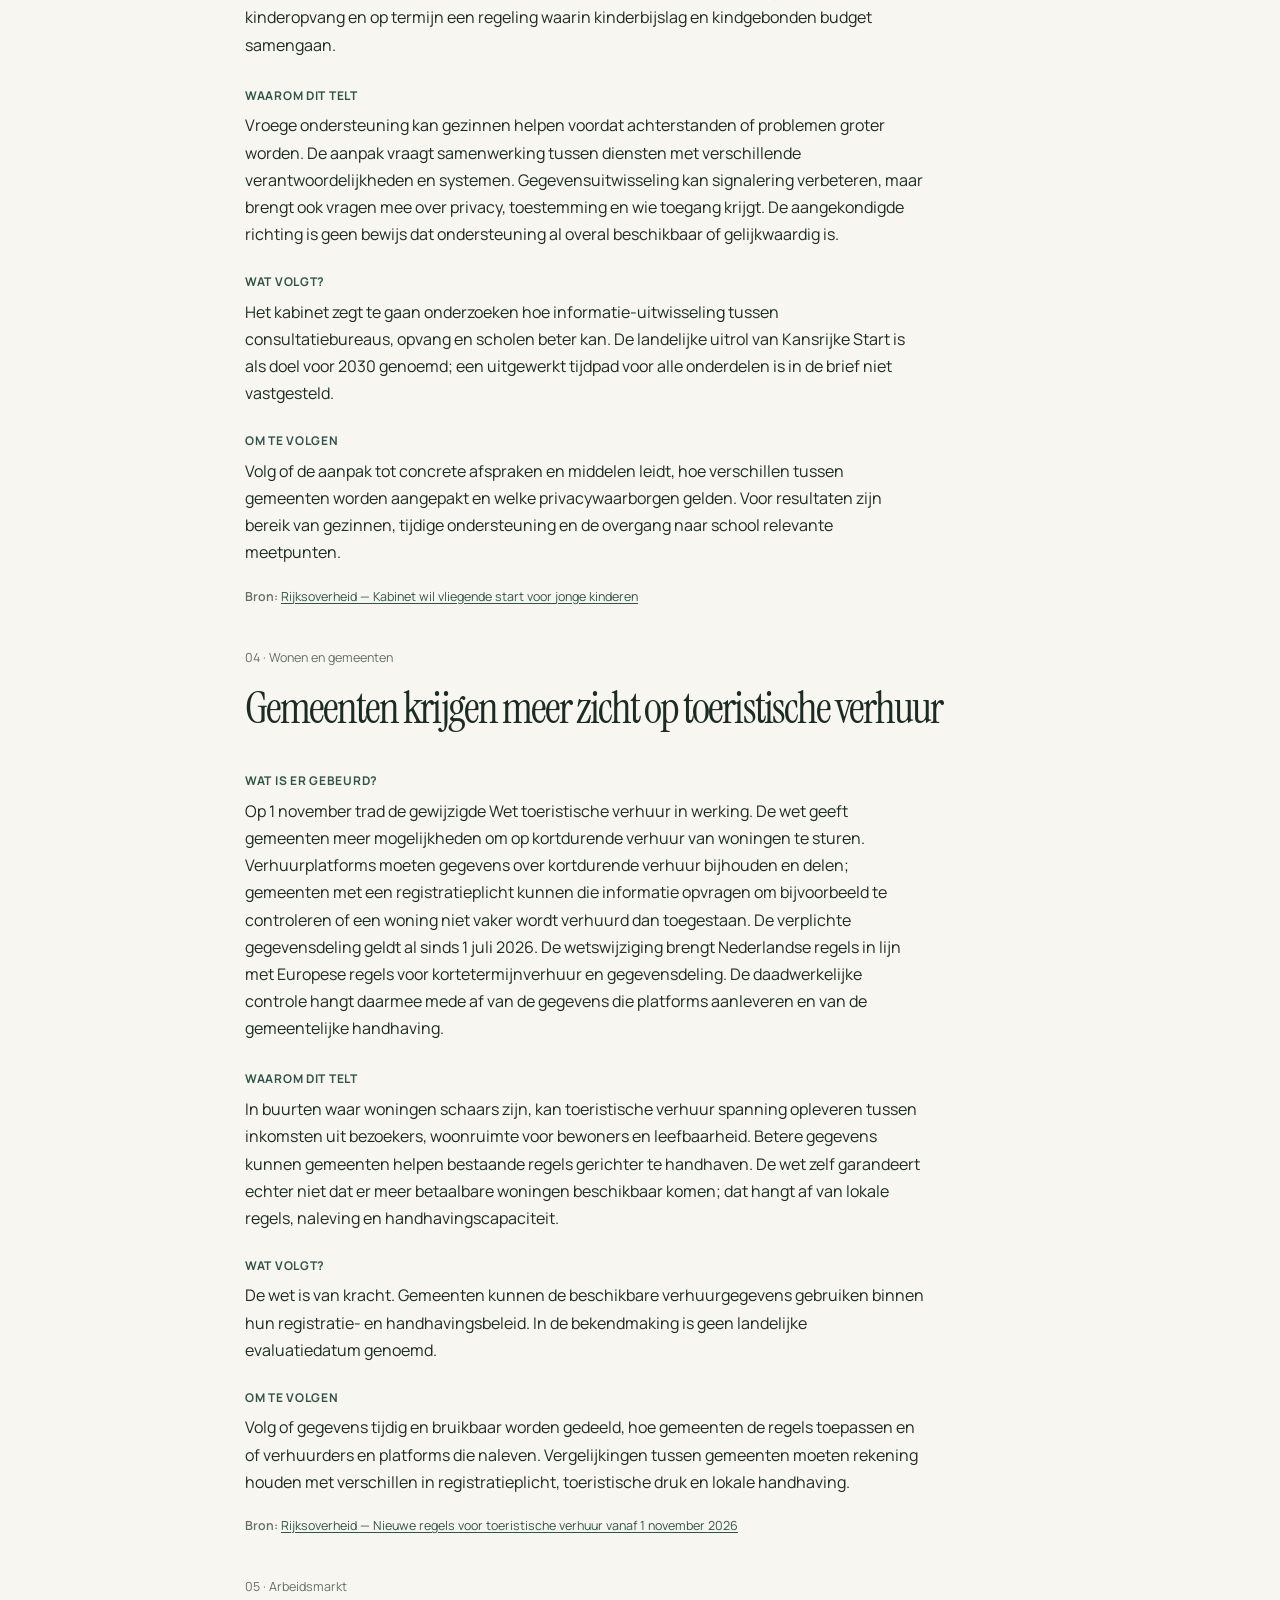
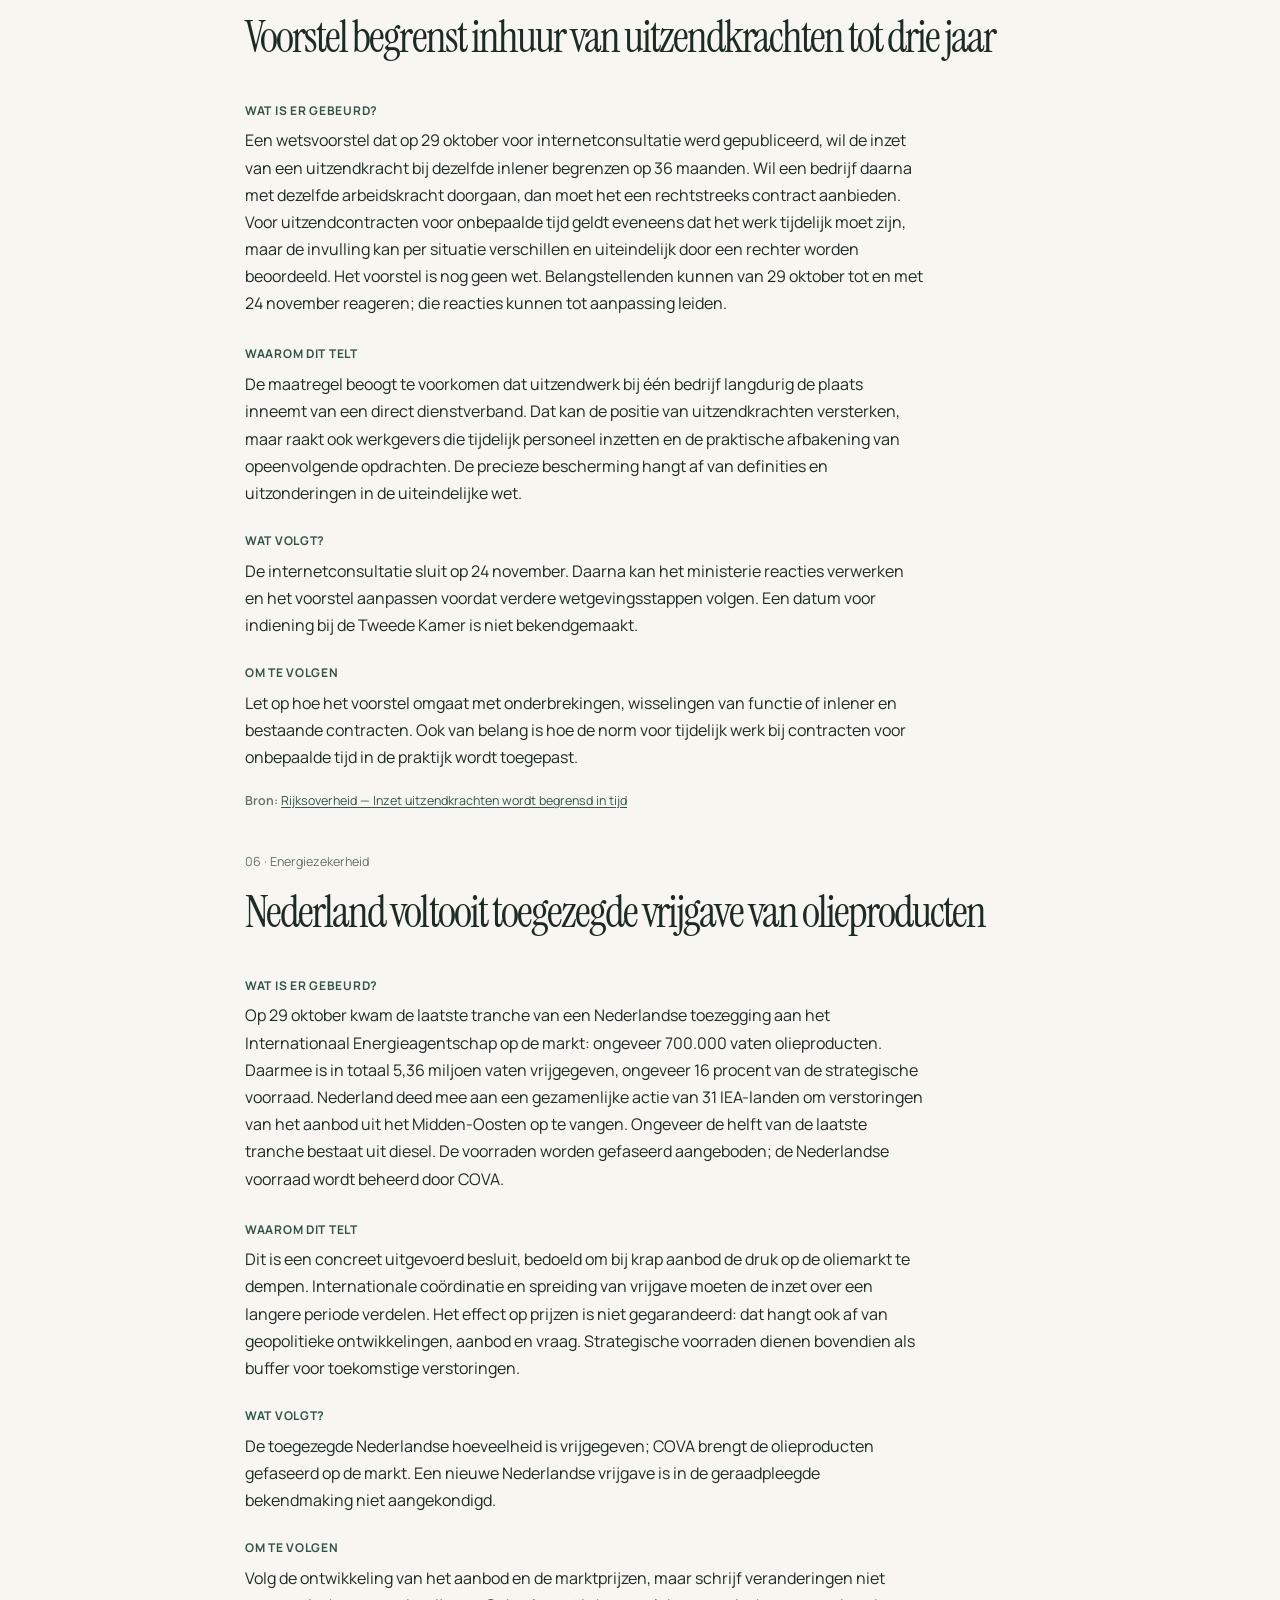
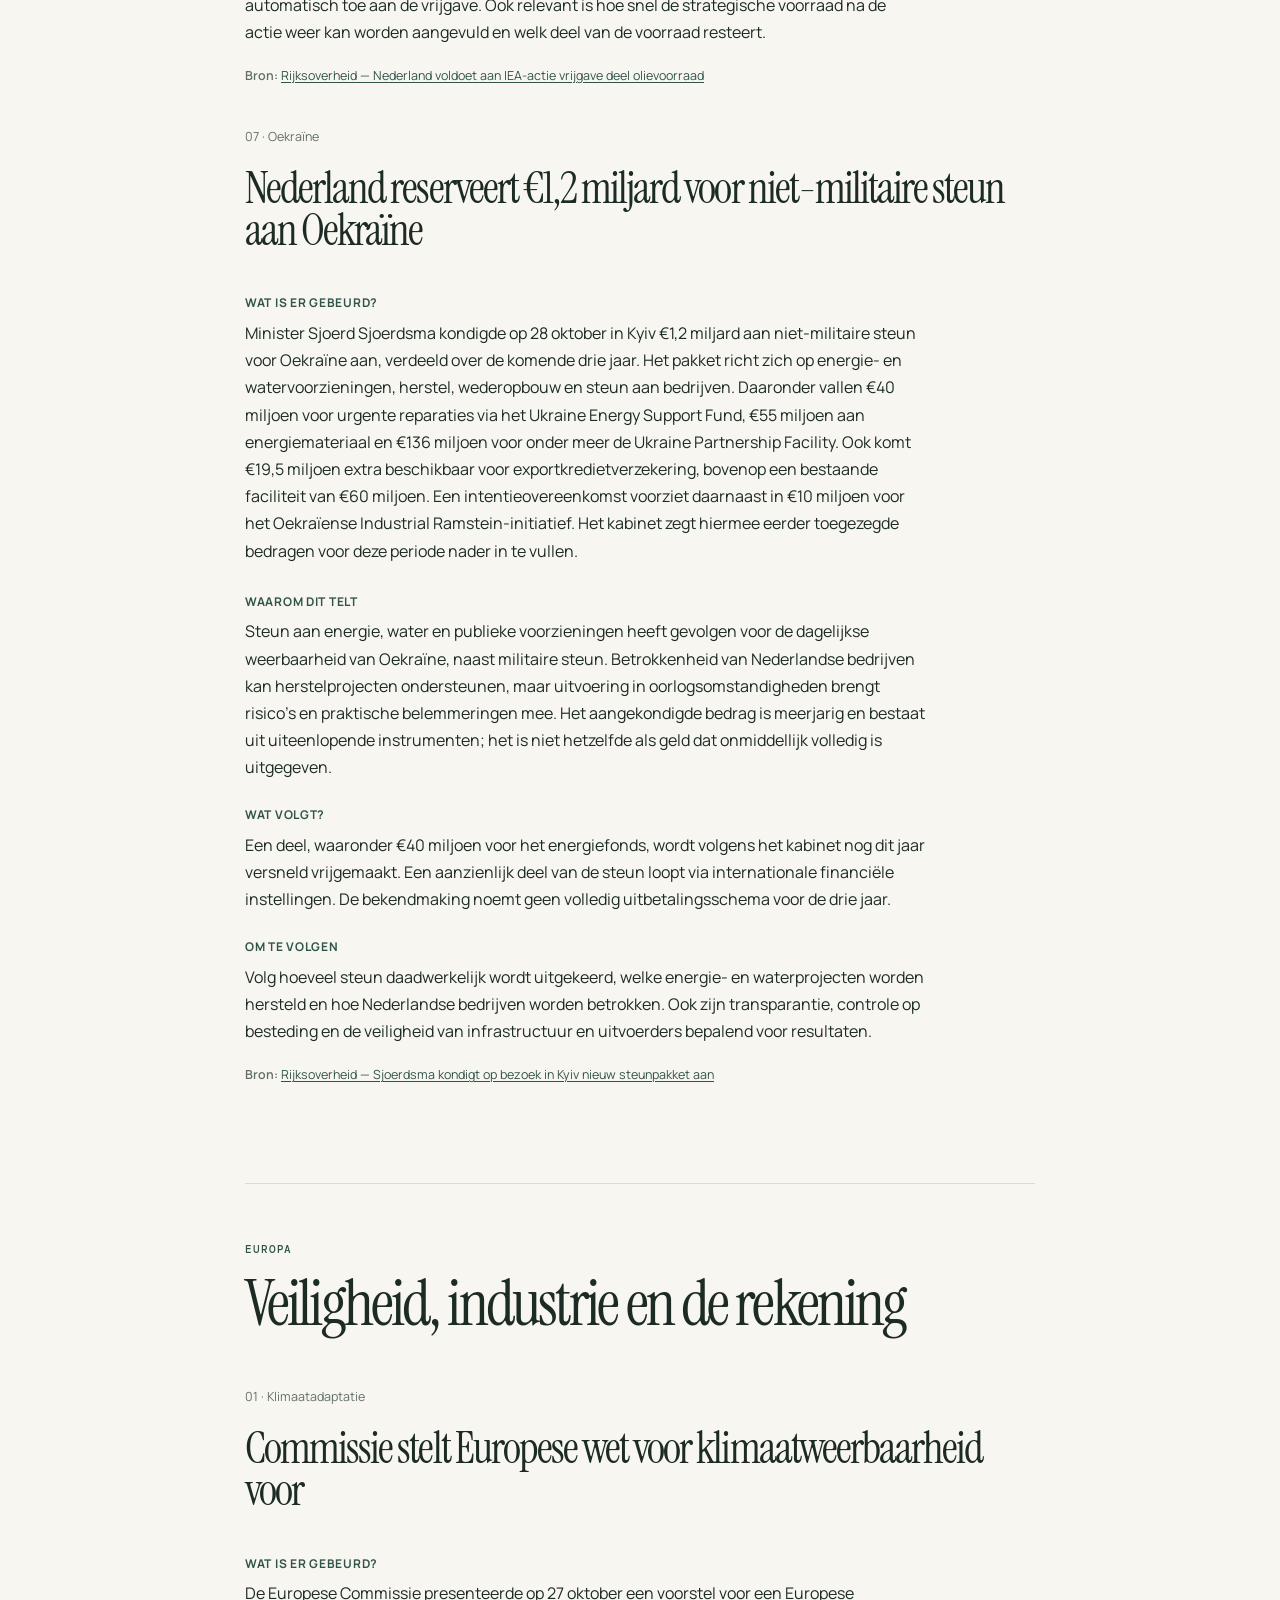
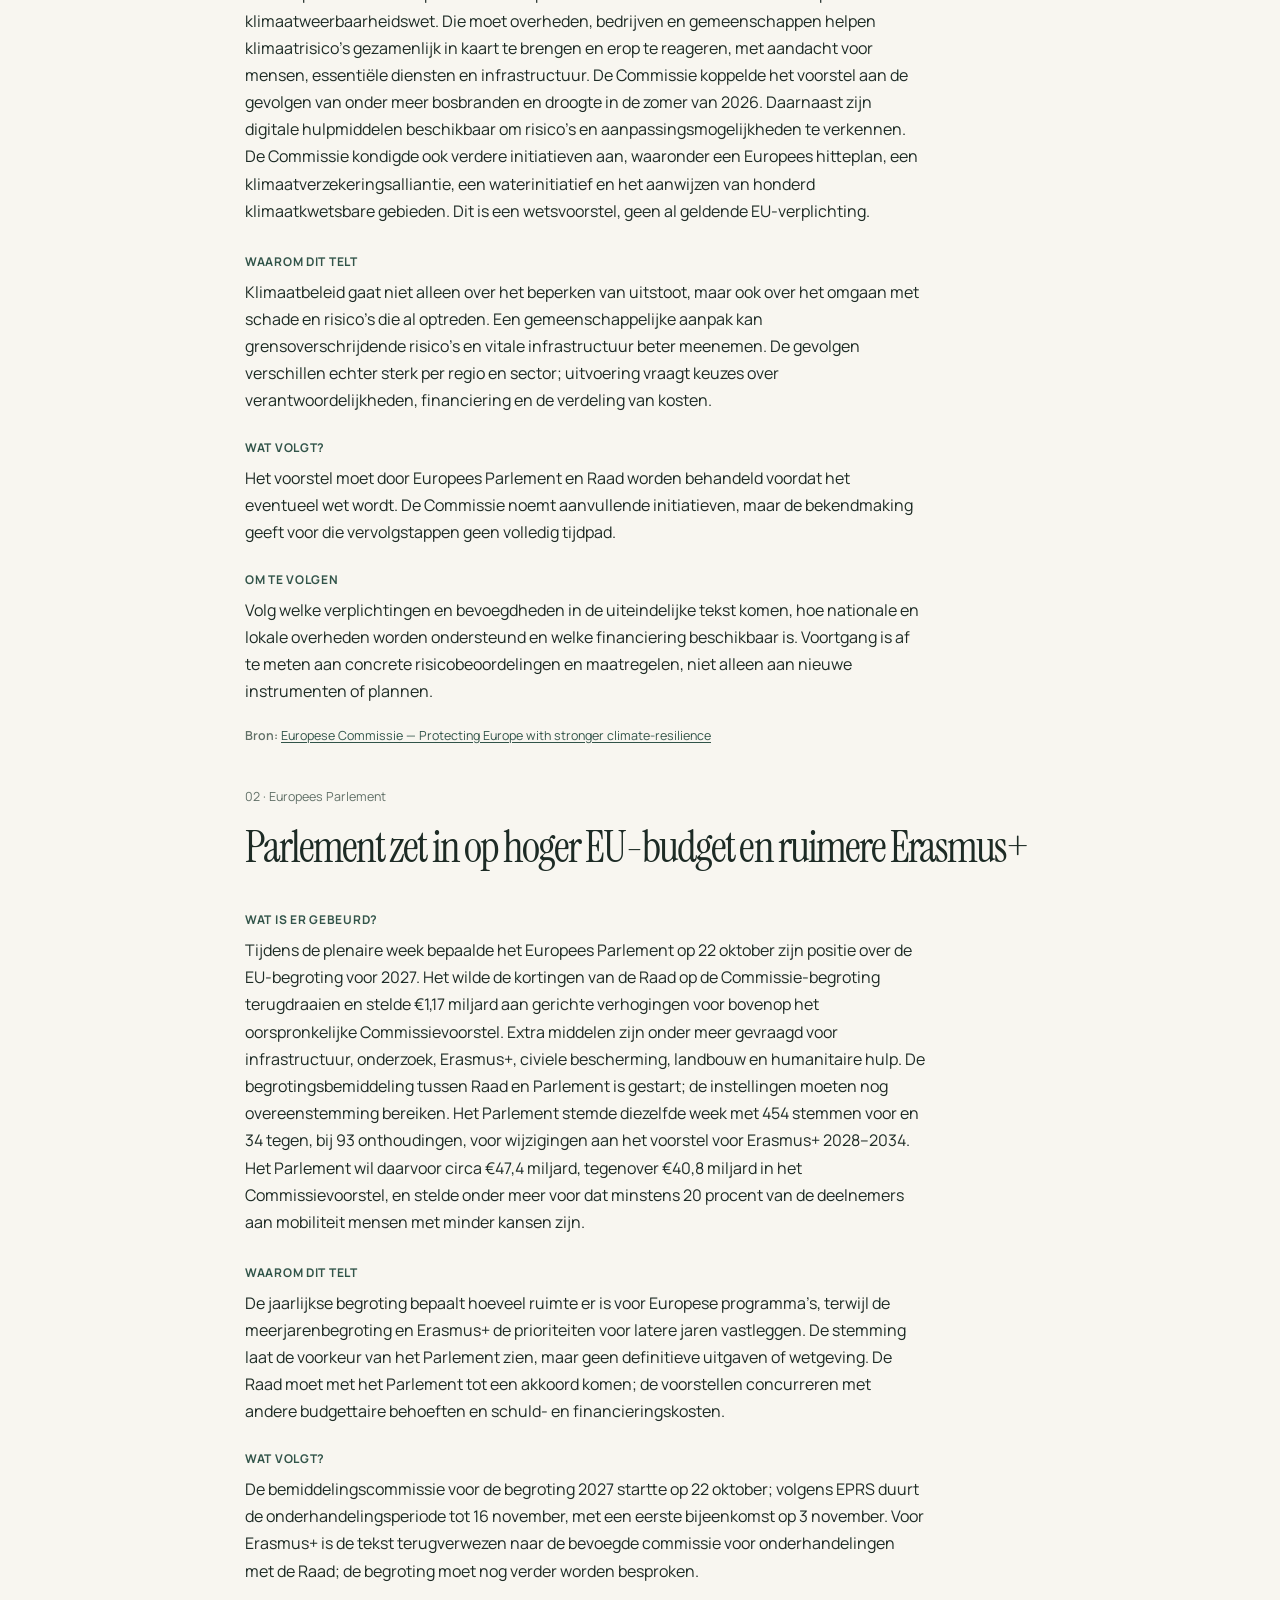
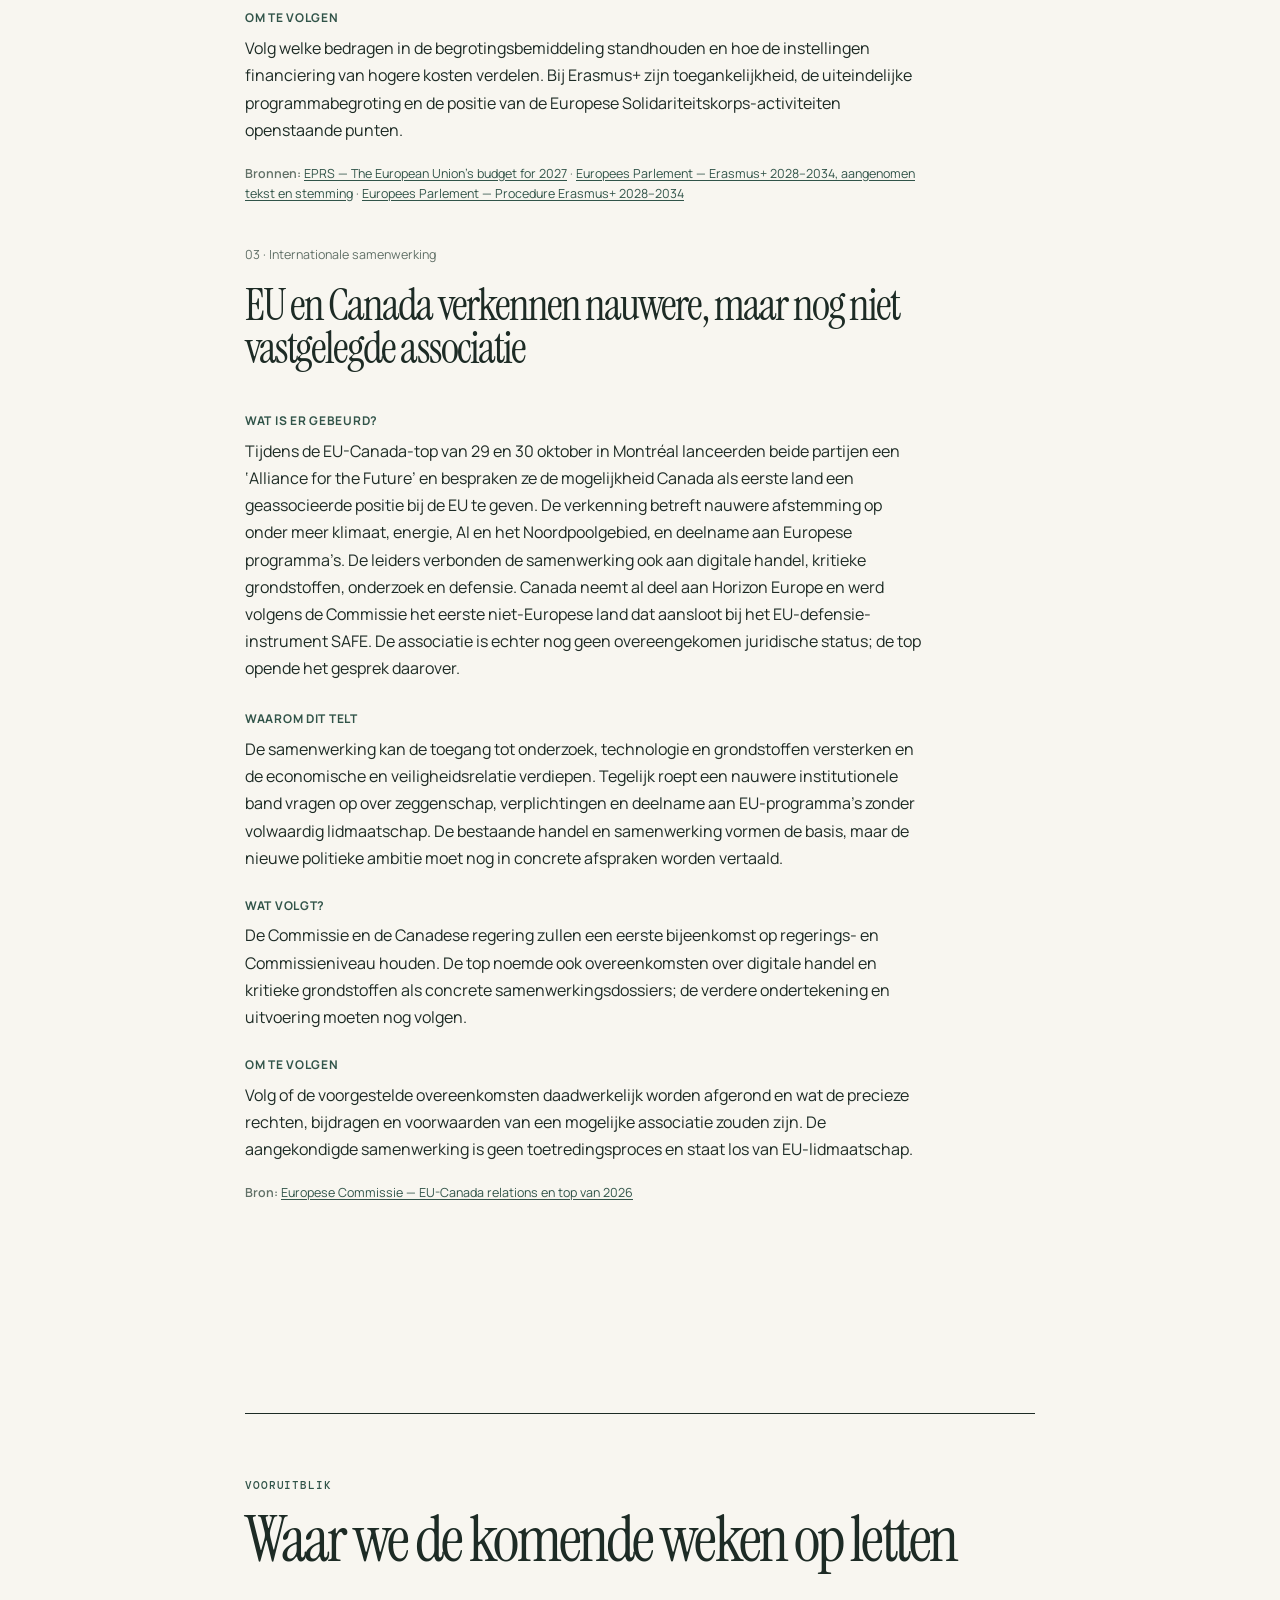
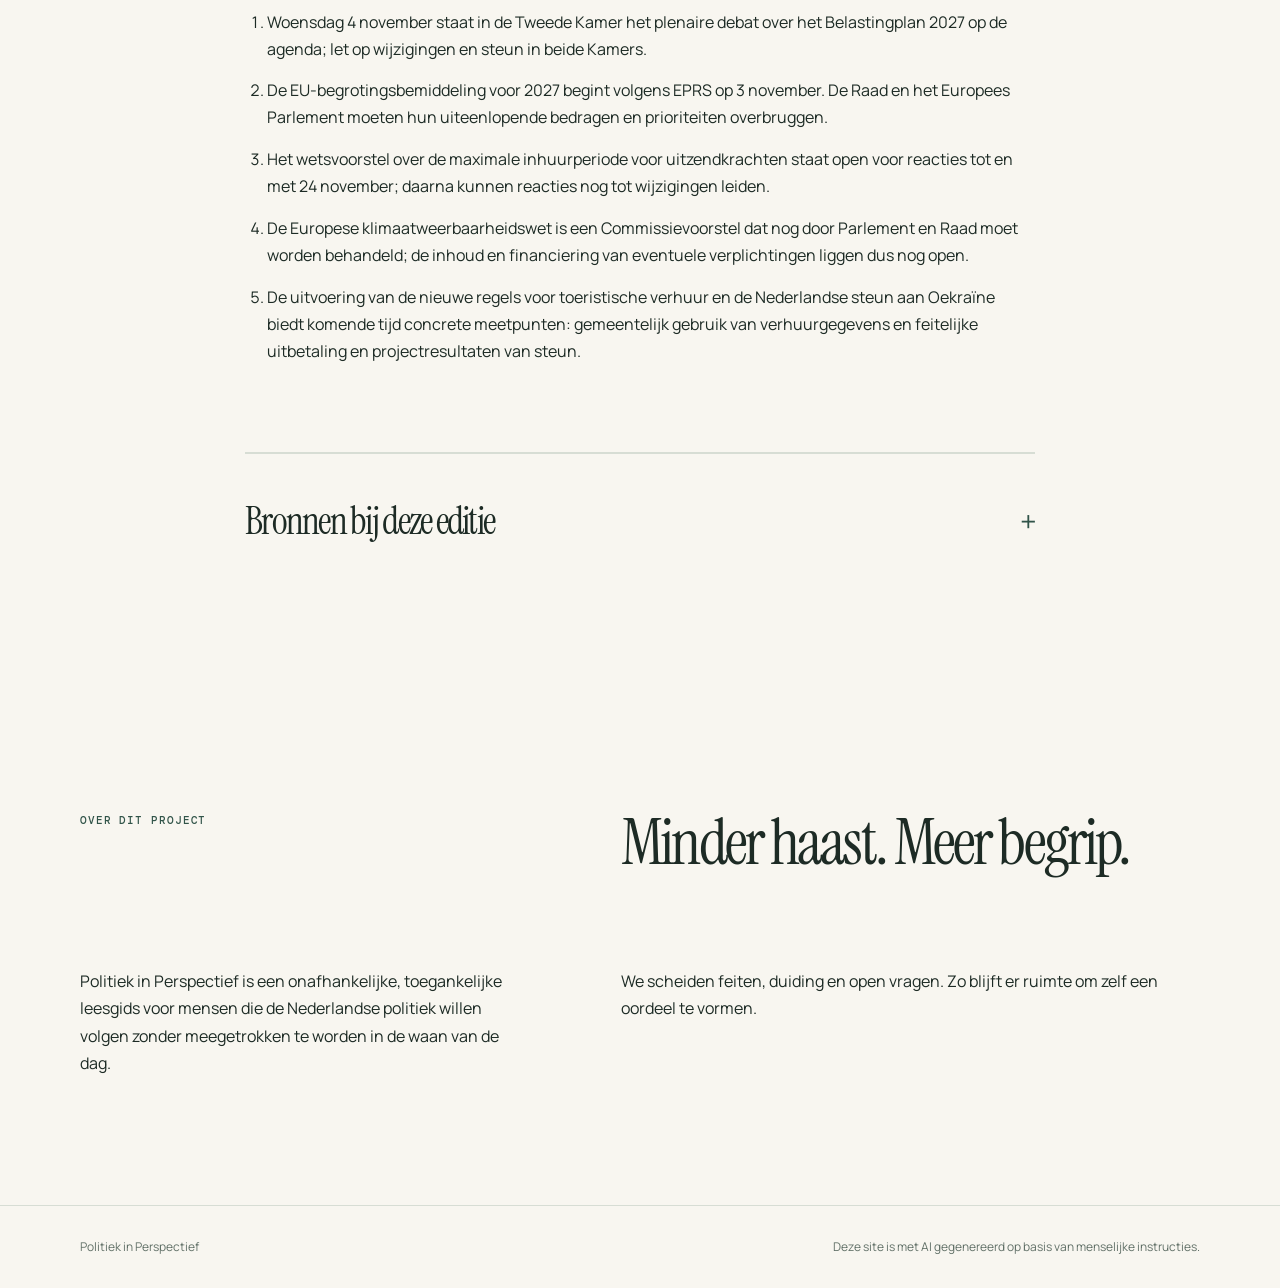
<file: edities/2026-11-01.html>
<!doctype html>
<html lang="nl"><head><meta charset="utf-8"><meta name="viewport" content="width=device-width, initial-scale=1"><meta name="description" content="Wekelijkse politieke context van 26 oktober 2026–1 november 2026."><title>Weekblad 26 oktober 2026–1 november 2026 — Politiek in Perspectief</title><link rel="stylesheet" href="../assets/styles.css"></head>
<body><a class="skip-link" href="#inhoud">Direct naar de inhoud</a><header class="site-header"><div class="shell header-inner"><a class="wordmark" href="../index.html">Politiek <span>in Perspectief</span></a><nav aria-label="Hoofdnavigatie"><a href="../index.html">Deze week</a><a href="../archief.html">Archief</a><a href="#over">Over</a></nav></div></header>
<main id="inhoud"><section class="hero"><div class="shell hero-inner"><p class="eyebrow">WEEKBLAD · 2 NOVEMBER 2026</p><p class="edition-meta">Terugblik op 26 oktober 2026–1 november 2026 · 14 minuten leestijd</p><h1>De week, in het juiste perspectief.</h1><p class="intro">Een rustig overzicht van de belangrijkste politieke ontwikkelingen in Nederland en Europa — wat er is besloten, wat nog openligt en waarom dat ertoe doet.</p><a class="button" href="#samenvatting">Lees het overzicht</a></div></section>
<figure class="edition-illustration shell"><img src="../assets/edities/2026-11-01.webp" alt="Abstracte redactionele illustratie bij de politieke week van 26 oktober 2026–1 november 2026." width="1536" height="1024"></figure>
<section class="brief shell" id="samenvatting"><div class="brief-label"><p class="eyebrow">IN ÉÉN MINUUT</p><h2>De samenvatting</h2></div><div class="brief-copy"><p>De week liet zien hoe beleid in verschillende stadia vorm krijgt: een kabinetsplan voor een kleinere en beter samenwerkende rijksdienst, een nog onbeslist belastingplan en nieuwe voorstellen voor kinderen, arbeidskrachten en toeristische verhuur. Een tastbare uitvoering was de Nederlandse vrijgave van de volledige toegezegde hoeveelheid olieproducten. Ook de steun aan Oekraïne werd concreter, met een Nederlands niet-militair pakket van €1,2 miljard en een EU-besluit over €4,9 miljard aan militaire steun. In Europa liepen politieke keuzes en uitvoering eveneens uiteen: de Commissie stelde een klimaatweerbaarheidswet voor, terwijl het Europees Parlement zijn positie bepaalde over het budget voor 2027 en Erasmus+ vanaf 2028. De EU-Canada-top bracht nieuwe samenwerkingsplannen, maar een nauwere associatie is nog onderwerp van gesprek. De rode draad is daarmee niet één grote doorbraak, maar de vertaalslag van ambities naar financiering, wetgeving en uitvoering. Juist daar liggen de open vragen: parlementaire meerderheden, bescherming van rechten en privacy, de verdeling van kosten en de meetbare resultaten voor burgers, bedrijven en overheden.</p></div></section>
<nav class="edition-nav shell" aria-label="Onderwerpen in deze editie"><p>Onderwerpen in deze editie</p><a href="#nederland">Nederland</a><a href="#europa">Europa</a><a href="#vooruitblik">Vooruitblik</a></nav>
<details class="edition-contents shell"><summary>Alle onderwerpen in deze editie</summary><ol><li><a href="#nederland-1">Kabinet wil rijksoverheid eenvoudiger en kleiner maken</a></li><li><a href="#nederland-2">Kabinet zoekt oppositiesteun voor Belastingplan 2027</a></li><li><a href="#nederland-3">Kabinet wil ondersteuning voor jonge kinderen beter verbinden</a></li><li><a href="#nederland-4">Gemeenten krijgen meer zicht op toeristische verhuur</a></li><li><a href="#nederland-5">Voorstel begrenst inhuur van uitzendkrachten tot drie jaar</a></li><li><a href="#nederland-6">Nederland voltooit toegezegde vrijgave van olieproducten</a></li><li><a href="#nederland-7">Nederland reserveert €1,2 miljard voor niet-militaire steun aan Oekraïne</a></li><li><a href="#europa-1">Commissie stelt Europese wet voor klimaatweerbaarheid voor</a></li><li><a href="#europa-2">Parlement zet in op hoger EU-budget en ruimere Erasmus+</a></li><li><a href="#europa-3">EU en Canada verkennen nauwere, maar nog niet vastgelegde associatie</a></li></ol></details>

  <section class="news-section" id="nederland">
    <div class="section-inner">
      <p class="eyebrow">NEDERLAND</p>
      <h2>Besluiten, geld en ruimte</h2>
      <article class="news-item" id="nederland-1">
        <p class="news-meta">01 · Overheidsorganisatie</p>
        <h3>Kabinet wil rijksoverheid eenvoudiger en kleiner maken</h3>
        <div class="story-body"><h4>Wat is er gebeurd?</h4><p class="news-copy">Op 26 oktober schetste staatssecretaris Eric van der Burg plannen om de rijksoverheid eenvoudiger, slimmer en kleiner te organiseren. Het kabinet wil regels schrappen of vereenvoudigen, nieuwe regels extra toetsen en gegevensuitwisseling tussen overheidsorganisaties verbeteren om mensen minder vaak dezelfde informatie te laten aanleveren. Binnen twee jaar moet een wettelijke oplossing voor gegevensdeling voor proactieve dienstverlening worden uitgewerkt. Ook wil het kabinet het aantal vaste adviescolleges, nu 28, en adviescommissies, circa 150, flink terugbrengen. Het streven naar één werkplek per twee rijksmedewerkers en het afstoten van overtollige gebouwen maken deel uit van de organisatiewijziging. In het eerste kwartaal van 2027 volgen doelen en besparingsplannen voor AI-gebruik.</p></div>
        <div class="question"><h4>Waarom dit telt</h4><p>Minder versnipperde dienstverlening kan inwoners en bedrijven tijd en administratieve lasten besparen. Tegelijkertijd vraagt gegevensdeling om duidelijke grenzen, beveiliging en controle. Minder evaluaties en adviesorganen kunnen werk verminderen, maar maken het des te belangrijker dat toezicht en beleidskwaliteit overeind blijven. De aangekondigde plannen zijn doelen en voornemens; ze tonen nog geen gerealiseerde besparingen of betere dienstverlening aan.</p></div>
        <div class="story-follow-up"><h4>Wat volgt?</h4><p>Het kabinet wil nog dit jaar concrete doelen vaststellen voor het terugbrengen van adviesorganen en commissies. In het eerste kwartaal van 2027 worden de plannen voor AI-productiviteit verwacht; de wettelijke oplossing voor gegevensdeling wordt binnen twee jaar uitgewerkt.</p></div>
        <div class="story-follow-up"><h4>Om te volgen</h4><p>Volg welke regels daadwerkelijk verdwijnen, hoe de overheid de effecten van beleid blijft evalueren en welke waarborgen gelden voor gegevensuitwisseling. Meetbare voortgang vraagt ook inzicht in doorlooptijden, kosten en het aantal inwoners dat niet langer bij meerdere loketten hoeft aan te kloppen.</p></div>
        <p class="article-sources"><span>Bron:</span> <a href="https://www.rijksoverheid.nl/actueel/nieuws/2026/10/26/kabinet-werkt-aan-slagvaardige-overheid-eenvoudiger-slimmer-en-kleiner" rel="noopener noreferrer">Rijksoverheid — Kabinet werkt aan slagvaardige overheid</a></p>
      </article>
<article class="news-item" id="nederland-2">
        <p class="news-meta">02 · Belastingbeleid</p>
        <h3>Kabinet zoekt oppositiesteun voor Belastingplan 2027</h3>
        <div class="story-body"><h4>Wat is er gebeurd?</h4><p class="news-copy">Tijdens de ministerraad van 30 oktober zei premier Rob Jetten dat het kabinet met oppositiepartijen sprak over aanpassingen aan het Belastingplan 2027. Het doel is onder meer de koopkracht in 2027 verder te verbeteren. Het kabinet heeft volgens Jetten een voorstel aan oppositieblokken gedaan, maar noemde dat geen definitief akkoord: het plan heeft steun nodig in zowel Tweede als Eerste Kamer. Ook het voorstel voor box 3 is nog in bewerking. Het kabinet wachtte op advies over de uitvoerbaarheid en van de Raad van State; Jetten verwachtte het aangepaste voorstel begin november naar de Tweede Kamer te kunnen sturen. De Kameragenda vermeldt het plenaire debat over het belastingpakket op 4 november.</p></div>
        <div class="question"><h4>Waarom dit telt</h4><p>Het belastingpakket raakt de lasten en inkomens van huishoudens en bedrijven, maar ook de ruimte voor overheidsbeleid. De onderhandelingen tonen de rol van oppositiepartijen bij een kabinet dat voor een meerderheid afhankelijk is van steun buiten de coalitie. Bij box 3 staat bovendien de uitvoerbaarheid naast de gewenste ingangsdatum centraal. Totdat beide Kamers hebben gestemd, blijven de voorstellen onzeker.</p></div>
        <div class="story-follow-up"><h4>Wat volgt?</h4><p>De Tweede Kamer heeft het eerste plenaire debat over het Belastingplan 2027 op woensdag 4 november geagendeerd. Het kabinet heeft aangegeven met partijen verder te willen spreken. De precieze inhoud en uitkomst van die gesprekken zijn nog niet definitief.</p></div>
        <div class="story-follow-up"><h4>Om te volgen</h4><p>Let op welke aanpassingen het kabinet indient, welke partijen zich eraan verbinden en of er in beide Kamers voldoende steun ontstaat. Voor box 3 zijn de gevolgen van uitvoeringstoets en advies van de Raad van State van belang, evenals de nog te bepalen ingangsdatum.</p></div>
        <p class="article-sources"><span>Bronnen:</span> <a href="https://www.rijksoverheid.nl/documenten/2026/10/30/letterlijke-tekst-persconferentie-na-ministerraad-30-oktober-2026" rel="noopener noreferrer">Rijksoverheid — Persconferentie na ministerraad 30 oktober</a><span aria-hidden="true"> · </span><a href="https://www.tweedekamer.nl/debat_en_vergadering/plenaire_vergaderingen?fromdate=04%2F11%2F2026&amp;todate=04%2F11%2F2026" rel="noopener noreferrer">Tweede Kamer — Plenaire agenda 4 november 2026</a></p>
      </article>
<article class="news-item" id="nederland-3">
        <p class="news-meta">03 · Jeugd en gezin</p>
        <h3>Kabinet wil ondersteuning voor jonge kinderen beter verbinden</h3>
        <div class="story-body"><h4>Wat is er gebeurd?</h4><p class="news-copy">Op 30 oktober schreven vier bewindspersonen aan de Tweede Kamer dat ministeries en organisaties rond jonge kinderen beter moeten samenwerken, met ouders als partners. Consultatiebureaus, kinderopvang en scholen moeten informatie over de brede ontwikkeling van kinderen beter kunnen uitwisselen; het kabinet gaat onderzoeken hoe dat kan worden georganiseerd. Ook wil het tijdelijk mogelijk maken dat peuters en kleuters onder schooltijd samen optrekken, om hun brede ontwikkeling te stimuleren en de overgang naar school te vergemakkelijken. De Kansrijke Start-aanpak, waarin onder meer gemeenten, jeugdgezondheidszorg, geboortezorg en bibliotheken samenwerken, moet in 2030 landelijk zijn uitgerold. Het kabinet noemt daarnaast een eenvoudiger financieringsstelsel voor kinderopvang en op termijn een regeling waarin kinderbijslag en kindgebonden budget samengaan.</p></div>
        <div class="question"><h4>Waarom dit telt</h4><p>Vroege ondersteuning kan gezinnen helpen voordat achterstanden of problemen groter worden. De aanpak vraagt samenwerking tussen diensten met verschillende verantwoordelijkheden en systemen. Gegevensuitwisseling kan signalering verbeteren, maar brengt ook vragen mee over privacy, toestemming en wie toegang krijgt. De aangekondigde richting is geen bewijs dat ondersteuning al overal beschikbaar of gelijkwaardig is.</p></div>
        <div class="story-follow-up"><h4>Wat volgt?</h4><p>Het kabinet zegt te gaan onderzoeken hoe informatie-uitwisseling tussen consultatiebureaus, opvang en scholen beter kan. De landelijke uitrol van Kansrijke Start is als doel voor 2030 genoemd; een uitgewerkt tijdpad voor alle onderdelen is in de brief niet vastgesteld.</p></div>
        <div class="story-follow-up"><h4>Om te volgen</h4><p>Volg of de aanpak tot concrete afspraken en middelen leidt, hoe verschillen tussen gemeenten worden aangepakt en welke privacywaarborgen gelden. Voor resultaten zijn bereik van gezinnen, tijdige ondersteuning en de overgang naar school relevante meetpunten.</p></div>
        <p class="article-sources"><span>Bron:</span> <a href="https://www.rijksoverheid.nl/actueel/nieuws/2026/10/30/kabinet-wil-vliegende-start-voor-jonge-kinderen" rel="noopener noreferrer">Rijksoverheid — Kabinet wil vliegende start voor jonge kinderen</a></p>
      </article>
<article class="news-item" id="nederland-4">
        <p class="news-meta">04 · Wonen en gemeenten</p>
        <h3>Gemeenten krijgen meer zicht op toeristische verhuur</h3>
        <div class="story-body"><h4>Wat is er gebeurd?</h4><p class="news-copy">Op 1 november trad de gewijzigde Wet toeristische verhuur in werking. De wet geeft gemeenten meer mogelijkheden om op kortdurende verhuur van woningen te sturen. Verhuurplatforms moeten gegevens over kortdurende verhuur bijhouden en delen; gemeenten met een registratieplicht kunnen die informatie opvragen om bijvoorbeeld te controleren of een woning niet vaker wordt verhuurd dan toegestaan. De verplichte gegevensdeling geldt al sinds 1 juli 2026. De wetswijziging brengt Nederlandse regels in lijn met Europese regels voor kortetermijnverhuur en gegevensdeling. De daadwerkelijke controle hangt daarmee mede af van de gegevens die platforms aanleveren en van de gemeentelijke handhaving.</p></div>
        <div class="question"><h4>Waarom dit telt</h4><p>In buurten waar woningen schaars zijn, kan toeristische verhuur spanning opleveren tussen inkomsten uit bezoekers, woonruimte voor bewoners en leefbaarheid. Betere gegevens kunnen gemeenten helpen bestaande regels gerichter te handhaven. De wet zelf garandeert echter niet dat er meer betaalbare woningen beschikbaar komen; dat hangt af van lokale regels, naleving en handhavingscapaciteit.</p></div>
        <div class="story-follow-up"><h4>Wat volgt?</h4><p>De wet is van kracht. Gemeenten kunnen de beschikbare verhuurgegevens gebruiken binnen hun registratie- en handhavingsbeleid. In de bekendmaking is geen landelijke evaluatiedatum genoemd.</p></div>
        <div class="story-follow-up"><h4>Om te volgen</h4><p>Volg of gegevens tijdig en bruikbaar worden gedeeld, hoe gemeenten de regels toepassen en of verhuurders en platforms die naleven. Vergelijkingen tussen gemeenten moeten rekening houden met verschillen in registratieplicht, toeristische druk en lokale handhaving.</p></div>
        <p class="article-sources"><span>Bron:</span> <a href="https://www.rijksoverheid.nl/actueel/nieuws/2026/10/29/nieuwe-regels-voor-toeristische-verhuur-vanaf-1-november-2026" rel="noopener noreferrer">Rijksoverheid — Nieuwe regels voor toeristische verhuur vanaf 1 november 2026</a></p>
      </article>
<article class="news-item" id="nederland-5">
        <p class="news-meta">05 · Arbeidsmarkt</p>
        <h3>Voorstel begrenst inhuur van uitzendkrachten tot drie jaar</h3>
        <div class="story-body"><h4>Wat is er gebeurd?</h4><p class="news-copy">Een wetsvoorstel dat op 29 oktober voor internetconsultatie werd gepubliceerd, wil de inzet van een uitzendkracht bij dezelfde inlener begrenzen op 36 maanden. Wil een bedrijf daarna met dezelfde arbeidskracht doorgaan, dan moet het een rechtstreeks contract aanbieden. Voor uitzendcontracten voor onbepaalde tijd geldt eveneens dat het werk tijdelijk moet zijn, maar de invulling kan per situatie verschillen en uiteindelijk door een rechter worden beoordeeld. Het voorstel is nog geen wet. Belangstellenden kunnen van 29 oktober tot en met 24 november reageren; die reacties kunnen tot aanpassing leiden.</p></div>
        <div class="question"><h4>Waarom dit telt</h4><p>De maatregel beoogt te voorkomen dat uitzendwerk bij één bedrijf langdurig de plaats inneemt van een direct dienstverband. Dat kan de positie van uitzendkrachten versterken, maar raakt ook werkgevers die tijdelijk personeel inzetten en de praktische afbakening van opeenvolgende opdrachten. De precieze bescherming hangt af van definities en uitzonderingen in de uiteindelijke wet.</p></div>
        <div class="story-follow-up"><h4>Wat volgt?</h4><p>De internetconsultatie sluit op 24 november. Daarna kan het ministerie reacties verwerken en het voorstel aanpassen voordat verdere wetgevingsstappen volgen. Een datum voor indiening bij de Tweede Kamer is niet bekendgemaakt.</p></div>
        <div class="story-follow-up"><h4>Om te volgen</h4><p>Let op hoe het voorstel omgaat met onderbrekingen, wisselingen van functie of inlener en bestaande contracten. Ook van belang is hoe de norm voor tijdelijk werk bij contracten voor onbepaalde tijd in de praktijk wordt toegepast.</p></div>
        <p class="article-sources"><span>Bron:</span> <a href="https://www.rijksoverheid.nl/actueel/nieuws/2026/10/29/inzet-uitzendkrachten-wordt-begrensd-in-tijd" rel="noopener noreferrer">Rijksoverheid — Inzet uitzendkrachten wordt begrensd in tijd</a></p>
      </article>
<article class="news-item" id="nederland-6">
        <p class="news-meta">06 · Energiezekerheid</p>
        <h3>Nederland voltooit toegezegde vrijgave van olieproducten</h3>
        <div class="story-body"><h4>Wat is er gebeurd?</h4><p class="news-copy">Op 29 oktober kwam de laatste tranche van een Nederlandse toezegging aan het Internationaal Energieagentschap op de markt: ongeveer 700.000 vaten olieproducten. Daarmee is in totaal 5,36 miljoen vaten vrijgegeven, ongeveer 16 procent van de strategische voorraad. Nederland deed mee aan een gezamenlijke actie van 31 IEA-landen om verstoringen van het aanbod uit het Midden-Oosten op te vangen. Ongeveer de helft van de laatste tranche bestaat uit diesel. De voorraden worden gefaseerd aangeboden; de Nederlandse voorraad wordt beheerd door COVA.</p></div>
        <div class="question"><h4>Waarom dit telt</h4><p>Dit is een concreet uitgevoerd besluit, bedoeld om bij krap aanbod de druk op de oliemarkt te dempen. Internationale coördinatie en spreiding van vrijgave moeten de inzet over een langere periode verdelen. Het effect op prijzen is niet gegarandeerd: dat hangt ook af van geopolitieke ontwikkelingen, aanbod en vraag. Strategische voorraden dienen bovendien als buffer voor toekomstige verstoringen.</p></div>
        <div class="story-follow-up"><h4>Wat volgt?</h4><p>De toegezegde Nederlandse hoeveelheid is vrijgegeven; COVA brengt de olieproducten gefaseerd op de markt. Een nieuwe Nederlandse vrijgave is in de geraadpleegde bekendmaking niet aangekondigd.</p></div>
        <div class="story-follow-up"><h4>Om te volgen</h4><p>Volg de ontwikkeling van het aanbod en de marktprijzen, maar schrijf veranderingen niet automatisch toe aan de vrijgave. Ook relevant is hoe snel de strategische voorraad na de actie weer kan worden aangevuld en welk deel van de voorraad resteert.</p></div>
        <p class="article-sources"><span>Bron:</span> <a href="https://www.rijksoverheid.nl/actueel/nieuws/2026/10/29/nederland-voldoet-aan-iea-actie-vrijgave-deel-olievoorraad" rel="noopener noreferrer">Rijksoverheid — Nederland voldoet aan IEA-actie vrijgave deel olievoorraad</a></p>
      </article>
<article class="news-item" id="nederland-7">
        <p class="news-meta">07 · Oekraïne</p>
        <h3>Nederland reserveert €1,2 miljard voor niet-militaire steun aan Oekraïne</h3>
        <div class="story-body"><h4>Wat is er gebeurd?</h4><p class="news-copy">Minister Sjoerd Sjoerdsma kondigde op 28 oktober in Kyiv €1,2 miljard aan niet-militaire steun voor Oekraïne aan, verdeeld over de komende drie jaar. Het pakket richt zich op energie- en watervoorzieningen, herstel, wederopbouw en steun aan bedrijven. Daaronder vallen €40 miljoen voor urgente reparaties via het Ukraine Energy Support Fund, €55 miljoen aan energiemateriaal en €136 miljoen voor onder meer de Ukraine Partnership Facility. Ook komt €19,5 miljoen extra beschikbaar voor exportkredietverzekering, bovenop een bestaande faciliteit van €60 miljoen. Een intentieovereenkomst voorziet daarnaast in €10 miljoen voor het Oekraïense Industrial Ramstein-initiatief. Het kabinet zegt hiermee eerder toegezegde bedragen voor deze periode nader in te vullen.</p></div>
        <div class="question"><h4>Waarom dit telt</h4><p>Steun aan energie, water en publieke voorzieningen heeft gevolgen voor de dagelijkse weerbaarheid van Oekraïne, naast militaire steun. Betrokkenheid van Nederlandse bedrijven kan herstelprojecten ondersteunen, maar uitvoering in oorlogsomstandigheden brengt risico’s en praktische belemmeringen mee. Het aangekondigde bedrag is meerjarig en bestaat uit uiteenlopende instrumenten; het is niet hetzelfde als geld dat onmiddellijk volledig is uitgegeven.</p></div>
        <div class="story-follow-up"><h4>Wat volgt?</h4><p>Een deel, waaronder €40 miljoen voor het energiefonds, wordt volgens het kabinet nog dit jaar versneld vrijgemaakt. Een aanzienlijk deel van de steun loopt via internationale financiële instellingen. De bekendmaking noemt geen volledig uitbetalingsschema voor de drie jaar.</p></div>
        <div class="story-follow-up"><h4>Om te volgen</h4><p>Volg hoeveel steun daadwerkelijk wordt uitgekeerd, welke energie- en waterprojecten worden hersteld en hoe Nederlandse bedrijven worden betrokken. Ook zijn transparantie, controle op besteding en de veiligheid van infrastructuur en uitvoerders bepalend voor resultaten.</p></div>
        <p class="article-sources"><span>Bron:</span> <a href="https://www.rijksoverheid.nl/actueel/nieuws/2026/10/28/sjoerdsma-kondigt-op-bezoek-in-kyiv-nieuw-steunpakket-aan" rel="noopener noreferrer">Rijksoverheid — Sjoerdsma kondigt op bezoek in Kyiv nieuw steunpakket aan</a></p>
      </article>
    </div>
  </section>

  <section class="news-section" id="europa">
    <div class="section-inner">
      <p class="eyebrow">EUROPA</p>
      <h2>Veiligheid, industrie en de rekening</h2>
      <article class="news-item" id="europa-1">
        <p class="news-meta">01 · Klimaatadaptatie</p>
        <h3>Commissie stelt Europese wet voor klimaatweerbaarheid voor</h3>
        <div class="story-body"><h4>Wat is er gebeurd?</h4><p class="news-copy">De Europese Commissie presenteerde op 27 oktober een voorstel voor een Europese klimaatweerbaarheidswet. Die moet overheden, bedrijven en gemeenschappen helpen klimaatrisico’s gezamenlijk in kaart te brengen en erop te reageren, met aandacht voor mensen, essentiële diensten en infrastructuur. De Commissie koppelde het voorstel aan de gevolgen van onder meer bosbranden en droogte in de zomer van 2026. Daarnaast zijn digitale hulpmiddelen beschikbaar om risico’s en aanpassingsmogelijkheden te verkennen. De Commissie kondigde ook verdere initiatieven aan, waaronder een Europees hitteplan, een klimaatverzekeringsalliantie, een waterinitiatief en het aanwijzen van honderd klimaatkwetsbare gebieden. Dit is een wetsvoorstel, geen al geldende EU-verplichting.</p></div>
        <div class="question"><h4>Waarom dit telt</h4><p>Klimaatbeleid gaat niet alleen over het beperken van uitstoot, maar ook over het omgaan met schade en risico’s die al optreden. Een gemeenschappelijke aanpak kan grensoverschrijdende risico’s en vitale infrastructuur beter meenemen. De gevolgen verschillen echter sterk per regio en sector; uitvoering vraagt keuzes over verantwoordelijkheden, financiering en de verdeling van kosten.</p></div>
        <div class="story-follow-up"><h4>Wat volgt?</h4><p>Het voorstel moet door Europees Parlement en Raad worden behandeld voordat het eventueel wet wordt. De Commissie noemt aanvullende initiatieven, maar de bekendmaking geeft voor die vervolgstappen geen volledig tijdpad.</p></div>
        <div class="story-follow-up"><h4>Om te volgen</h4><p>Volg welke verplichtingen en bevoegdheden in de uiteindelijke tekst komen, hoe nationale en lokale overheden worden ondersteund en welke financiering beschikbaar is. Voortgang is af te meten aan concrete risicobeoordelingen en maatregelen, niet alleen aan nieuwe instrumenten of plannen.</p></div>
        <p class="article-sources"><span>Bron:</span> <a href="https://commission.europa.eu/news-and-media/news/protecting-europe-stronger-climate-resilience-2026-10-27_en" rel="noopener noreferrer">Europese Commissie — Protecting Europe with stronger climate-resilience</a></p>
      </article>
<article class="news-item" id="europa-2">
        <p class="news-meta">02 · Europees Parlement</p>
        <h3>Parlement zet in op hoger EU-budget en ruimere Erasmus+</h3>
        <div class="story-body"><h4>Wat is er gebeurd?</h4><p class="news-copy">Tijdens de plenaire week bepaalde het Europees Parlement op 22 oktober zijn positie over de EU-begroting voor 2027. Het wilde de kortingen van de Raad op de Commissie-begroting terugdraaien en stelde €1,17 miljard aan gerichte verhogingen voor bovenop het oorspronkelijke Commissievoorstel. Extra middelen zijn onder meer gevraagd voor infrastructuur, onderzoek, Erasmus+, civiele bescherming, landbouw en humanitaire hulp. De begrotingsbemiddeling tussen Raad en Parlement is gestart; de instellingen moeten nog overeenstemming bereiken. Het Parlement stemde diezelfde week met 454 stemmen voor en 34 tegen, bij 93 onthoudingen, voor wijzigingen aan het voorstel voor Erasmus+ 2028–2034. Het Parlement wil daarvoor circa €47,4 miljard, tegenover €40,8 miljard in het Commissievoorstel, en stelde onder meer voor dat minstens 20 procent van de deelnemers aan mobiliteit mensen met minder kansen zijn.</p></div>
        <div class="question"><h4>Waarom dit telt</h4><p>De jaarlijkse begroting bepaalt hoeveel ruimte er is voor Europese programma’s, terwijl de meerjarenbegroting en Erasmus+ de prioriteiten voor latere jaren vastleggen. De stemming laat de voorkeur van het Parlement zien, maar geen definitieve uitgaven of wetgeving. De Raad moet met het Parlement tot een akkoord komen; de voorstellen concurreren met andere budgettaire behoeften en schuld- en financieringskosten.</p></div>
        <div class="story-follow-up"><h4>Wat volgt?</h4><p>De bemiddelingscommissie voor de begroting 2027 startte op 22 oktober; volgens EPRS duurt de onderhandelingsperiode tot 16 november, met een eerste bijeenkomst op 3 november. Voor Erasmus+ is de tekst terugverwezen naar de bevoegde commissie voor onderhandelingen met de Raad; de begroting moet nog verder worden besproken.</p></div>
        <div class="story-follow-up"><h4>Om te volgen</h4><p>Volg welke bedragen in de begrotingsbemiddeling standhouden en hoe de instellingen financiering van hogere kosten verdelen. Bij Erasmus+ zijn toegankelijkheid, de uiteindelijke programmabegroting en de positie van de Europese Solidariteitskorps-activiteiten openstaande punten.</p></div>
        <p class="article-sources"><span>Bronnen:</span> <a href="https://eprs.europarl.europa.eu/home/topics/budgetary-affairs/BUDGET/eu-budget-2027.html" rel="noopener noreferrer">EPRS — The European Union’s budget for 2027</a><span aria-hidden="true"> · </span><a href="https://oeil.europarl.europa.eu/oeil/en/document-summary?id=1920905" rel="noopener noreferrer">Europees Parlement — Erasmus+ 2028–2034, aangenomen tekst en stemming</a><span aria-hidden="true"> · </span><a href="https://oeil.europarl.europa.eu/oeil/en/procedure-file?reference=2025%2F0222%28COD%29" rel="noopener noreferrer">Europees Parlement — Procedure Erasmus+ 2028–2034</a></p>
      </article>
<article class="news-item" id="europa-3">
        <p class="news-meta">03 · Internationale samenwerking</p>
        <h3>EU en Canada verkennen nauwere, maar nog niet vastgelegde associatie</h3>
        <div class="story-body"><h4>Wat is er gebeurd?</h4><p class="news-copy">Tijdens de EU-Canada-top van 29 en 30 oktober in Montréal lanceerden beide partijen een ‘Alliance for the Future’ en bespraken ze de mogelijkheid Canada als eerste land een geassocieerde positie bij de EU te geven. De verkenning betreft nauwere afstemming op onder meer klimaat, energie, AI en het Noordpoolgebied, en deelname aan Europese programma’s. De leiders verbonden de samenwerking ook aan digitale handel, kritieke grondstoffen, onderzoek en defensie. Canada neemt al deel aan Horizon Europe en werd volgens de Commissie het eerste niet-Europese land dat aansloot bij het EU-defensie-instrument SAFE. De associatie is echter nog geen overeengekomen juridische status; de top opende het gesprek daarover.</p></div>
        <div class="question"><h4>Waarom dit telt</h4><p>De samenwerking kan de toegang tot onderzoek, technologie en grondstoffen versterken en de economische en veiligheidsrelatie verdiepen. Tegelijk roept een nauwere institutionele band vragen op over zeggenschap, verplichtingen en deelname aan EU-programma’s zonder volwaardig lidmaatschap. De bestaande handel en samenwerking vormen de basis, maar de nieuwe politieke ambitie moet nog in concrete afspraken worden vertaald.</p></div>
        <div class="story-follow-up"><h4>Wat volgt?</h4><p>De Commissie en de Canadese regering zullen een eerste bijeenkomst op regerings- en Commissieniveau houden. De top noemde ook overeenkomsten over digitale handel en kritieke grondstoffen als concrete samenwerkingsdossiers; de verdere ondertekening en uitvoering moeten nog volgen.</p></div>
        <div class="story-follow-up"><h4>Om te volgen</h4><p>Volg of de voorgestelde overeenkomsten daadwerkelijk worden afgerond en wat de precieze rechten, bijdragen en voorwaarden van een mogelijke associatie zouden zijn. De aangekondigde samenwerking is geen toetredingsproces en staat los van EU-lidmaatschap.</p></div>
        <p class="article-sources"><span>Bron:</span> <a href="https://commission.europa.eu/topics/foreign-affairs-and-security-policy/eu-canada-relations_en" rel="noopener noreferrer">Europese Commissie — EU-Canada relations en top van 2026</a></p>
      </article>
    </div>
  </section>
<section class="outlook shell" id="vooruitblik"><p class="eyebrow">VOORUITBLIK</p><h2>Waar we de komende weken op letten</h2><ol><li>Woensdag 4 november staat in de Tweede Kamer het plenaire debat over het Belastingplan 2027 op de agenda; let op wijzigingen en steun in beide Kamers.</li><li>De EU-begrotingsbemiddeling voor 2027 begint volgens EPRS op 3 november. De Raad en het Europees Parlement moeten hun uiteenlopende bedragen en prioriteiten overbruggen.</li><li>Het wetsvoorstel over de maximale inhuurperiode voor uitzendkrachten staat open voor reacties tot en met 24 november; daarna kunnen reacties nog tot wijzigingen leiden.</li><li>De Europese klimaatweerbaarheidswet is een Commissievoorstel dat nog door Parlement en Raad moet worden behandeld; de inhoud en financiering van eventuele verplichtingen liggen dus nog open.</li><li>De uitvoering van de nieuwe regels voor toeristische verhuur en de Nederlandse steun aan Oekraïne biedt komende tijd concrete meetpunten: gemeentelijk gebruik van verhuurgegevens en feitelijke uitbetaling en projectresultaten van steun.</li></ol></section><details class="sources shell"><summary>Bronnen bij deze editie</summary><ul><li><a href="https://www.rijksoverheid.nl/actueel/nieuws/2026/10/26/kabinet-werkt-aan-slagvaardige-overheid-eenvoudiger-slimmer-en-kleiner" rel="noopener noreferrer">Rijksoverheid — Kabinet werkt aan slagvaardige overheid</a></li><li><a href="https://www.rijksoverheid.nl/documenten/2026/10/30/letterlijke-tekst-persconferentie-na-ministerraad-30-oktober-2026" rel="noopener noreferrer">Rijksoverheid — Persconferentie na ministerraad 30 oktober</a></li><li><a href="https://www.tweedekamer.nl/debat_en_vergadering/plenaire_vergaderingen?fromdate=04%2F11%2F2026&amp;todate=04%2F11%2F2026" rel="noopener noreferrer">Tweede Kamer — Plenaire agenda 4 november 2026</a></li><li><a href="https://www.rijksoverheid.nl/actueel/nieuws/2026/10/30/kabinet-wil-vliegende-start-voor-jonge-kinderen" rel="noopener noreferrer">Rijksoverheid — Kabinet wil vliegende start voor jonge kinderen</a></li><li><a href="https://www.rijksoverheid.nl/actueel/nieuws/2026/10/29/nieuwe-regels-voor-toeristische-verhuur-vanaf-1-november-2026" rel="noopener noreferrer">Rijksoverheid — Nieuwe regels voor toeristische verhuur vanaf 1 november 2026</a></li><li><a href="https://www.rijksoverheid.nl/actueel/nieuws/2026/10/29/inzet-uitzendkrachten-wordt-begrensd-in-tijd" rel="noopener noreferrer">Rijksoverheid — Inzet uitzendkrachten wordt begrensd in tijd</a></li><li><a href="https://www.rijksoverheid.nl/actueel/nieuws/2026/10/29/nederland-voldoet-aan-iea-actie-vrijgave-deel-olievoorraad" rel="noopener noreferrer">Rijksoverheid — Nederland voldoet aan IEA-actie vrijgave deel olievoorraad</a></li><li><a href="https://www.rijksoverheid.nl/actueel/nieuws/2026/10/28/sjoerdsma-kondigt-op-bezoek-in-kyiv-nieuw-steunpakket-aan" rel="noopener noreferrer">Rijksoverheid — Sjoerdsma kondigt op bezoek in Kyiv nieuw steunpakket aan</a></li><li><a href="https://commission.europa.eu/news-and-media/news/protecting-europe-stronger-climate-resilience-2026-10-27_en" rel="noopener noreferrer">Europese Commissie — Protecting Europe with stronger climate-resilience</a></li><li><a href="https://eprs.europarl.europa.eu/home/topics/budgetary-affairs/BUDGET/eu-budget-2027.html" rel="noopener noreferrer">EPRS — The European Union’s budget for 2027</a></li><li><a href="https://oeil.europarl.europa.eu/oeil/en/document-summary?id=1920905" rel="noopener noreferrer">Europees Parlement — Erasmus+ 2028–2034, aangenomen tekst en stemming</a></li><li><a href="https://oeil.europarl.europa.eu/oeil/en/procedure-file?reference=2025%2F0222%28COD%29" rel="noopener noreferrer">Europees Parlement — Procedure Erasmus+ 2028–2034</a></li><li><a href="https://commission.europa.eu/topics/foreign-affairs-and-security-policy/eu-canada-relations_en" rel="noopener noreferrer">Europese Commissie — EU-Canada relations en top van 2026</a></li></ul></details>
<section class="about shell" id="over"><p class="eyebrow">OVER DIT PROJECT</p><h2>Minder haast. Meer begrip.</h2><p>Politiek in Perspectief is een onafhankelijke, toegankelijke leesgids voor mensen die de Nederlandse politiek willen volgen zonder meegetrokken te worden in de waan van de dag.</p><p>We scheiden feiten, duiding en open vragen. Zo blijft er ruimte om zelf een oordeel te vormen.</p></section></main><footer class="site-footer"><div class="shell footer-inner"><p>Politiek in Perspectief</p><p>Deze site is met AI gegenereerd op basis van menselijke instructies.</p></div></footer></body></html>
</file>
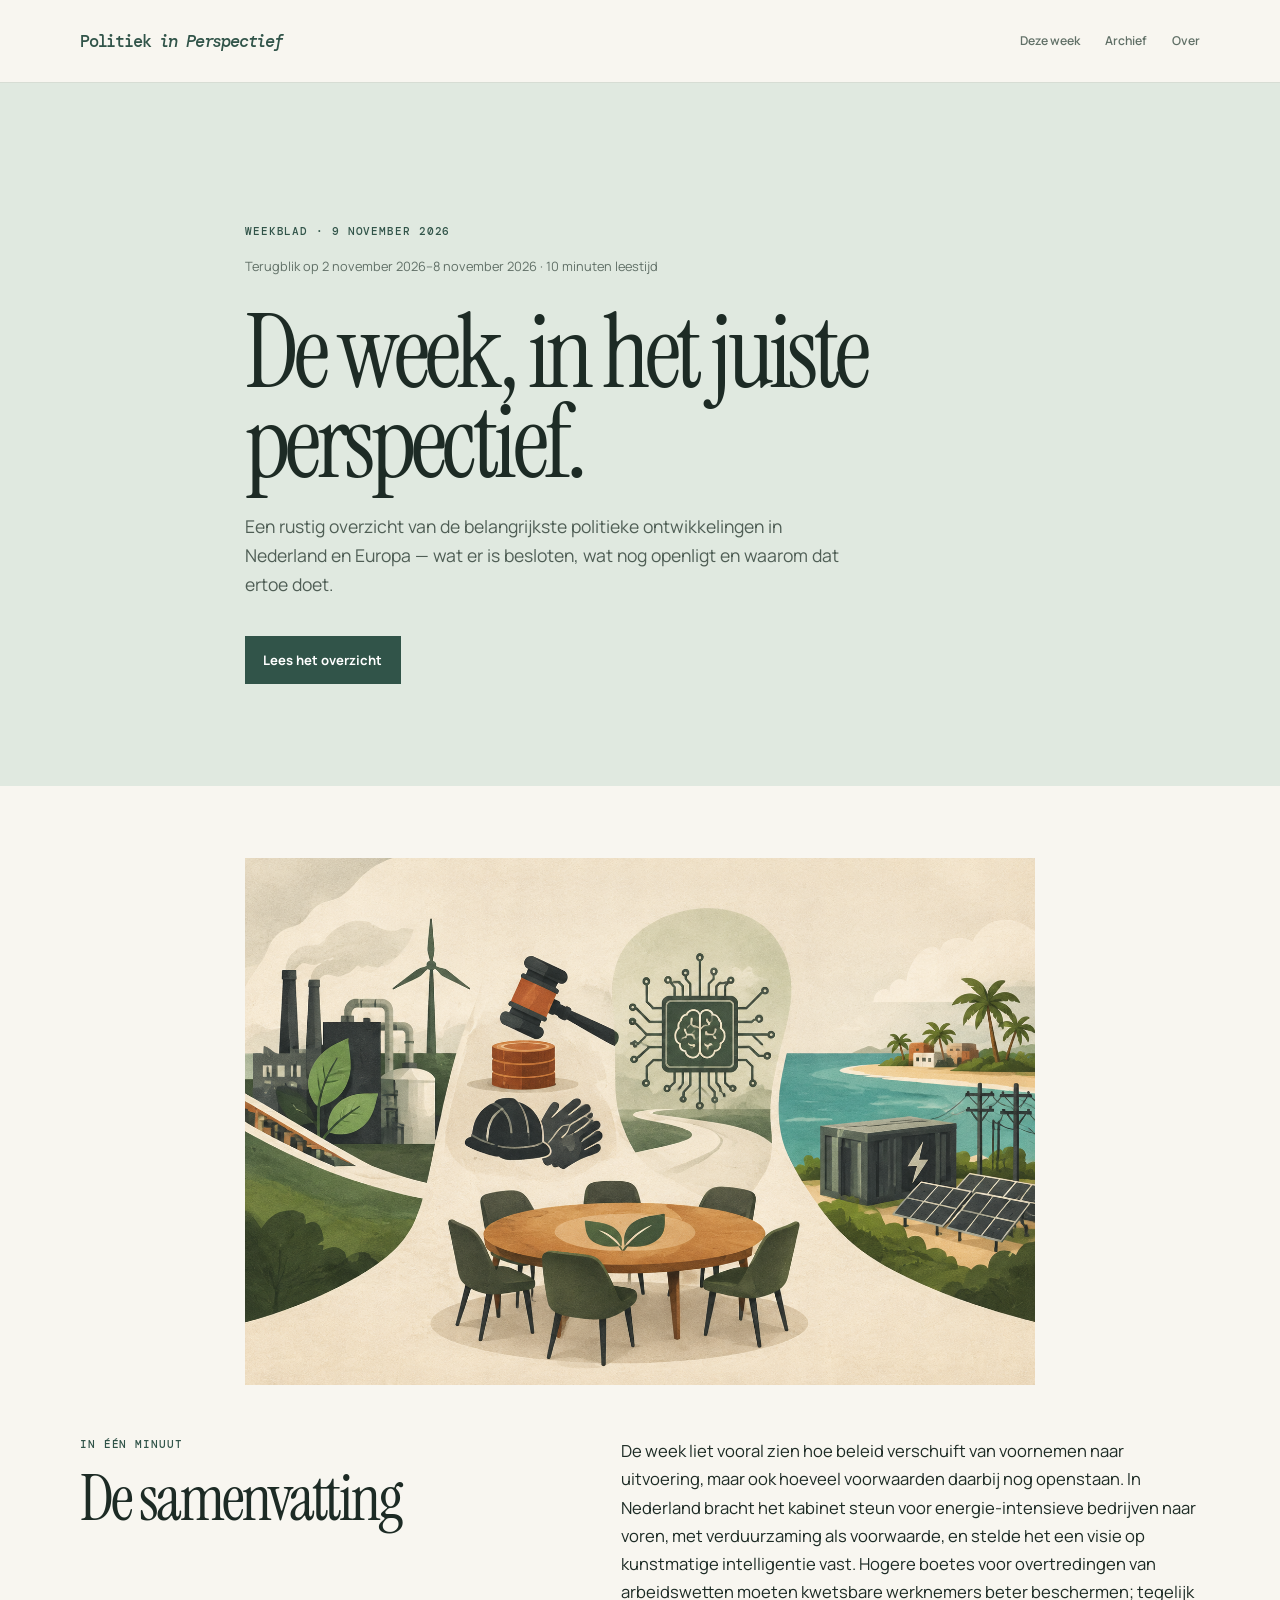
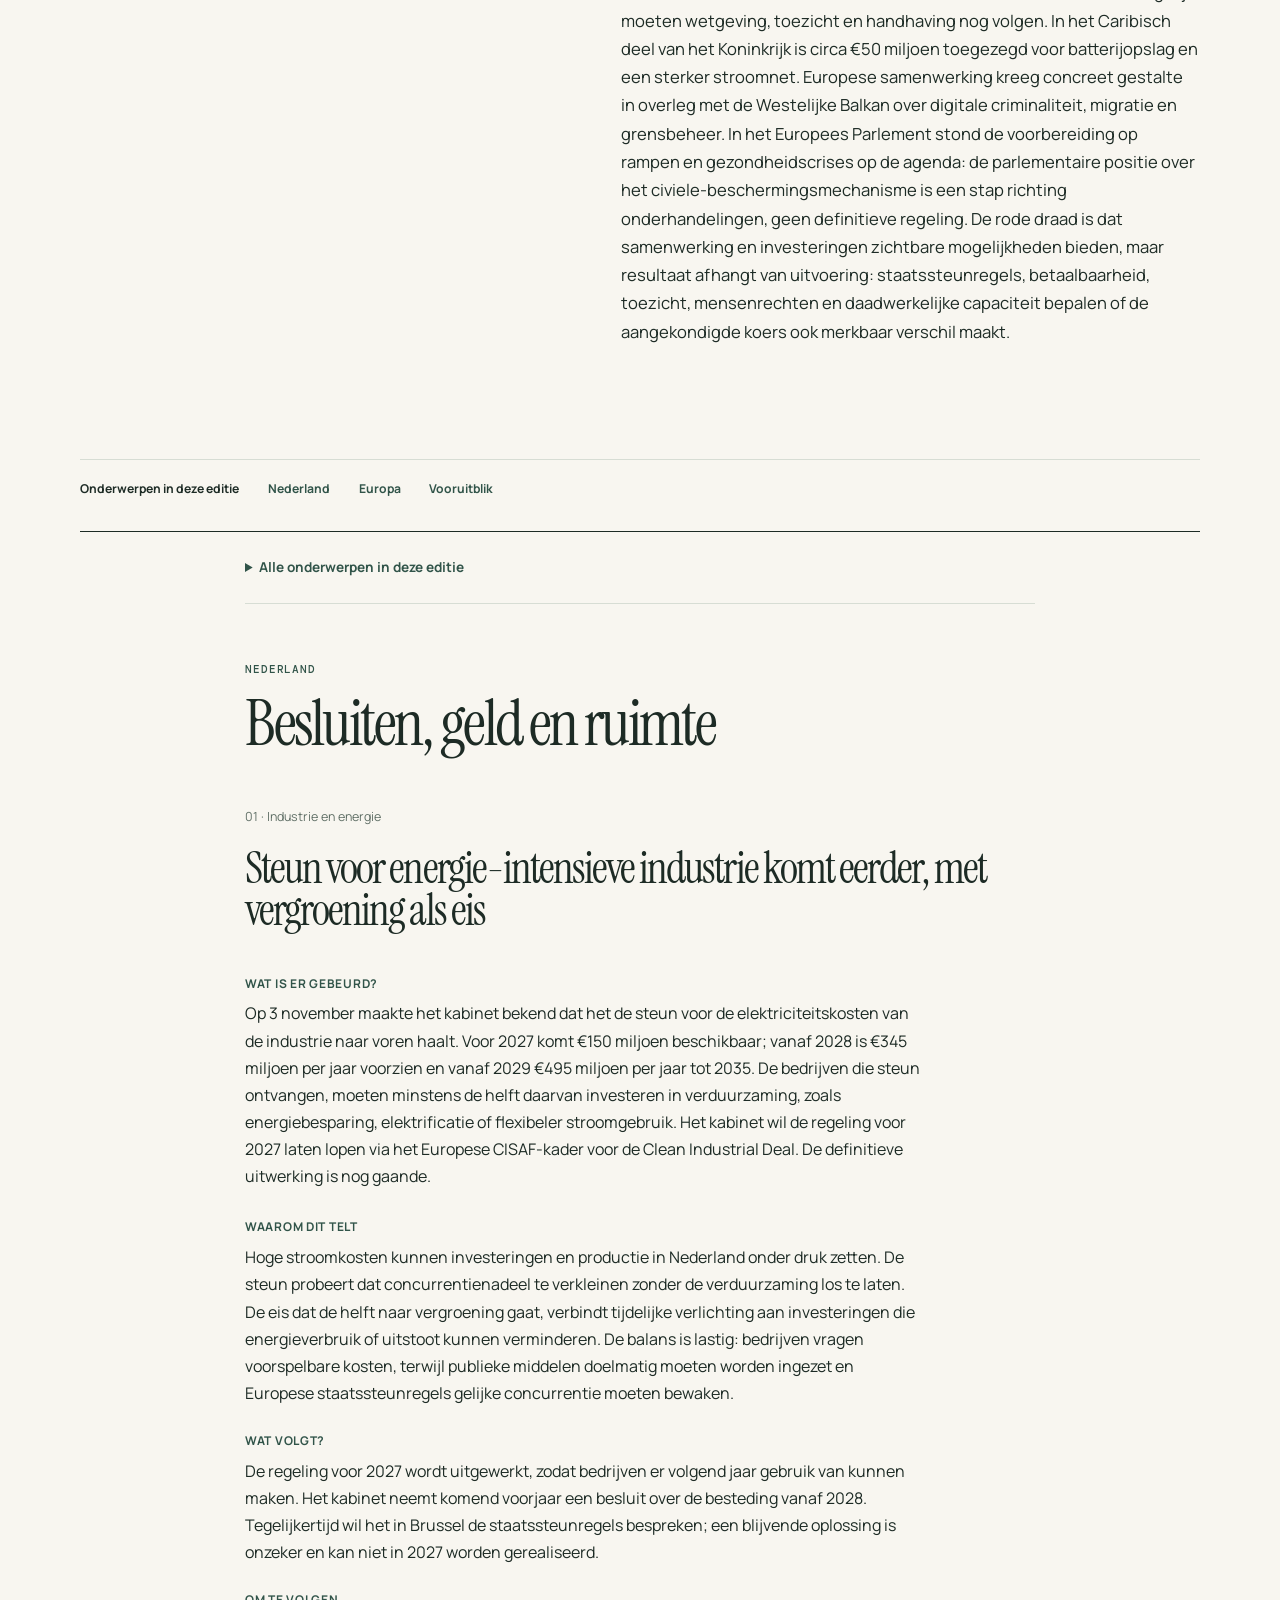
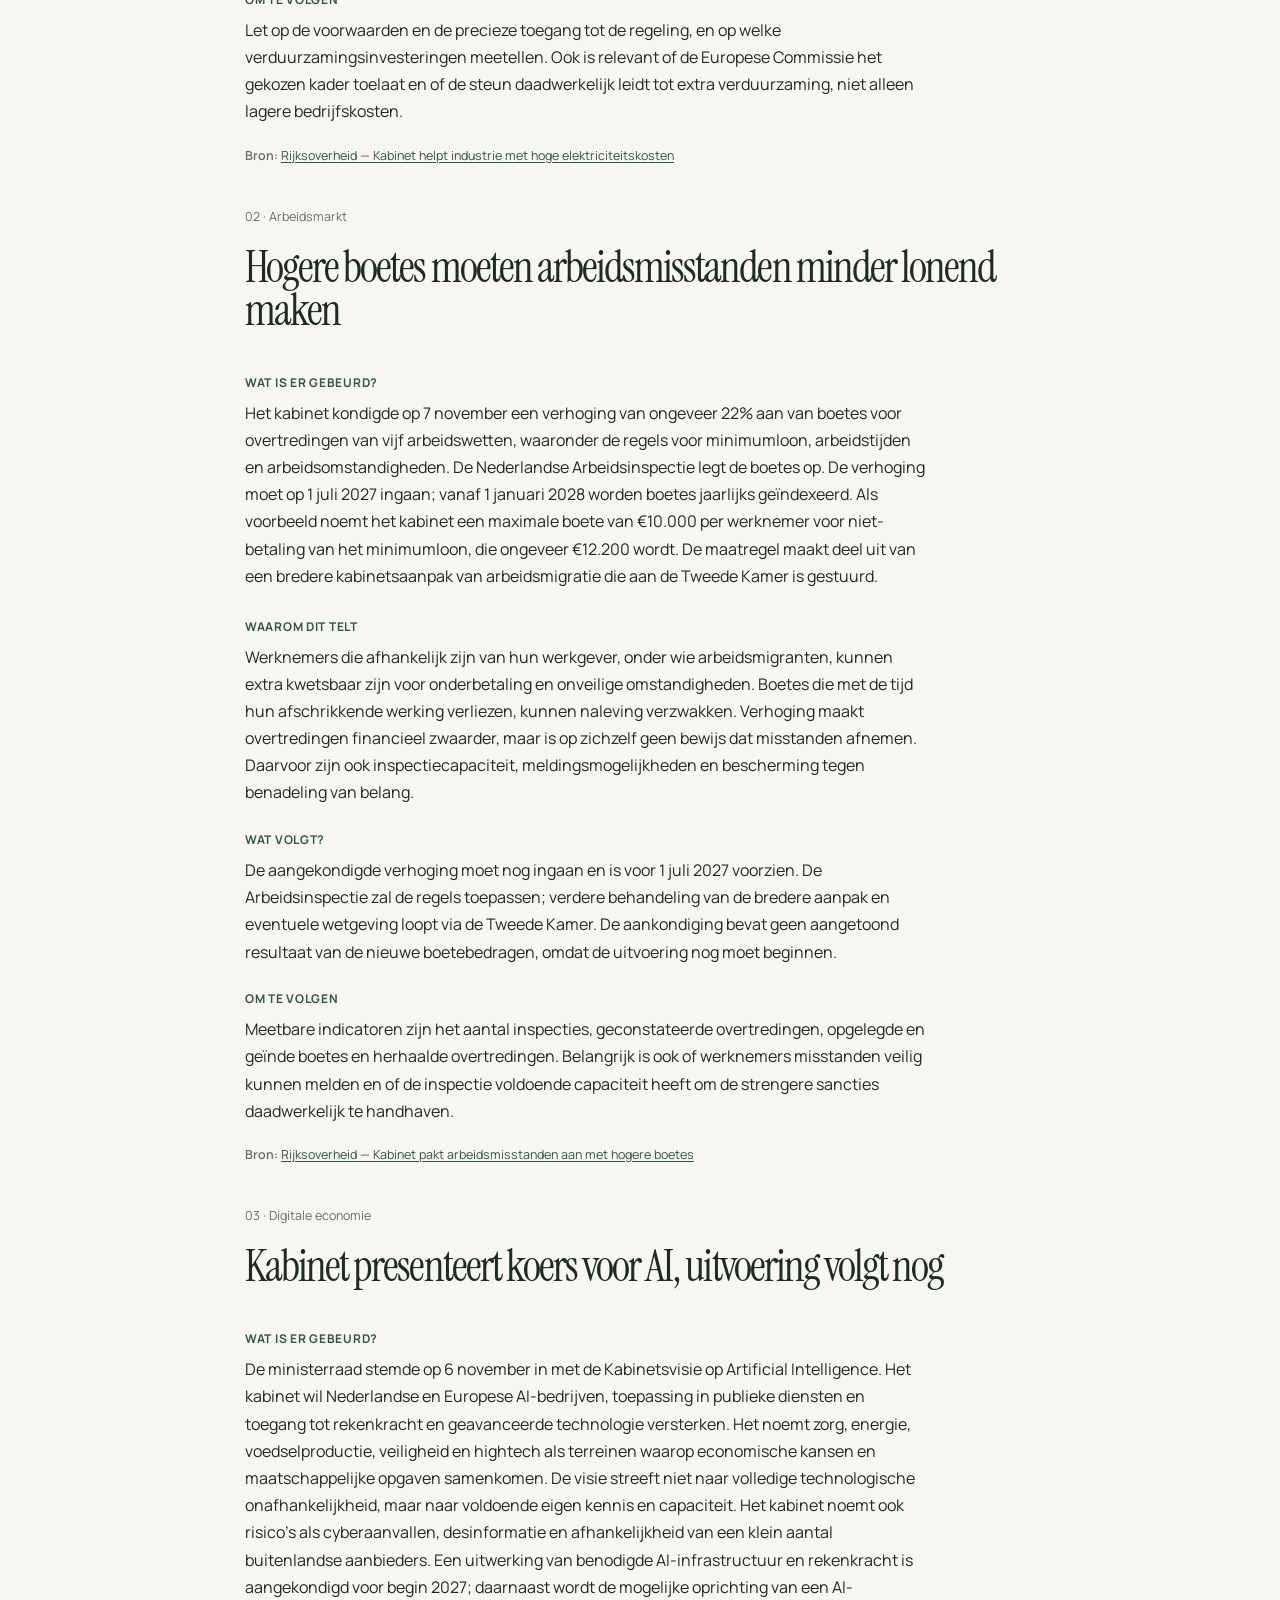
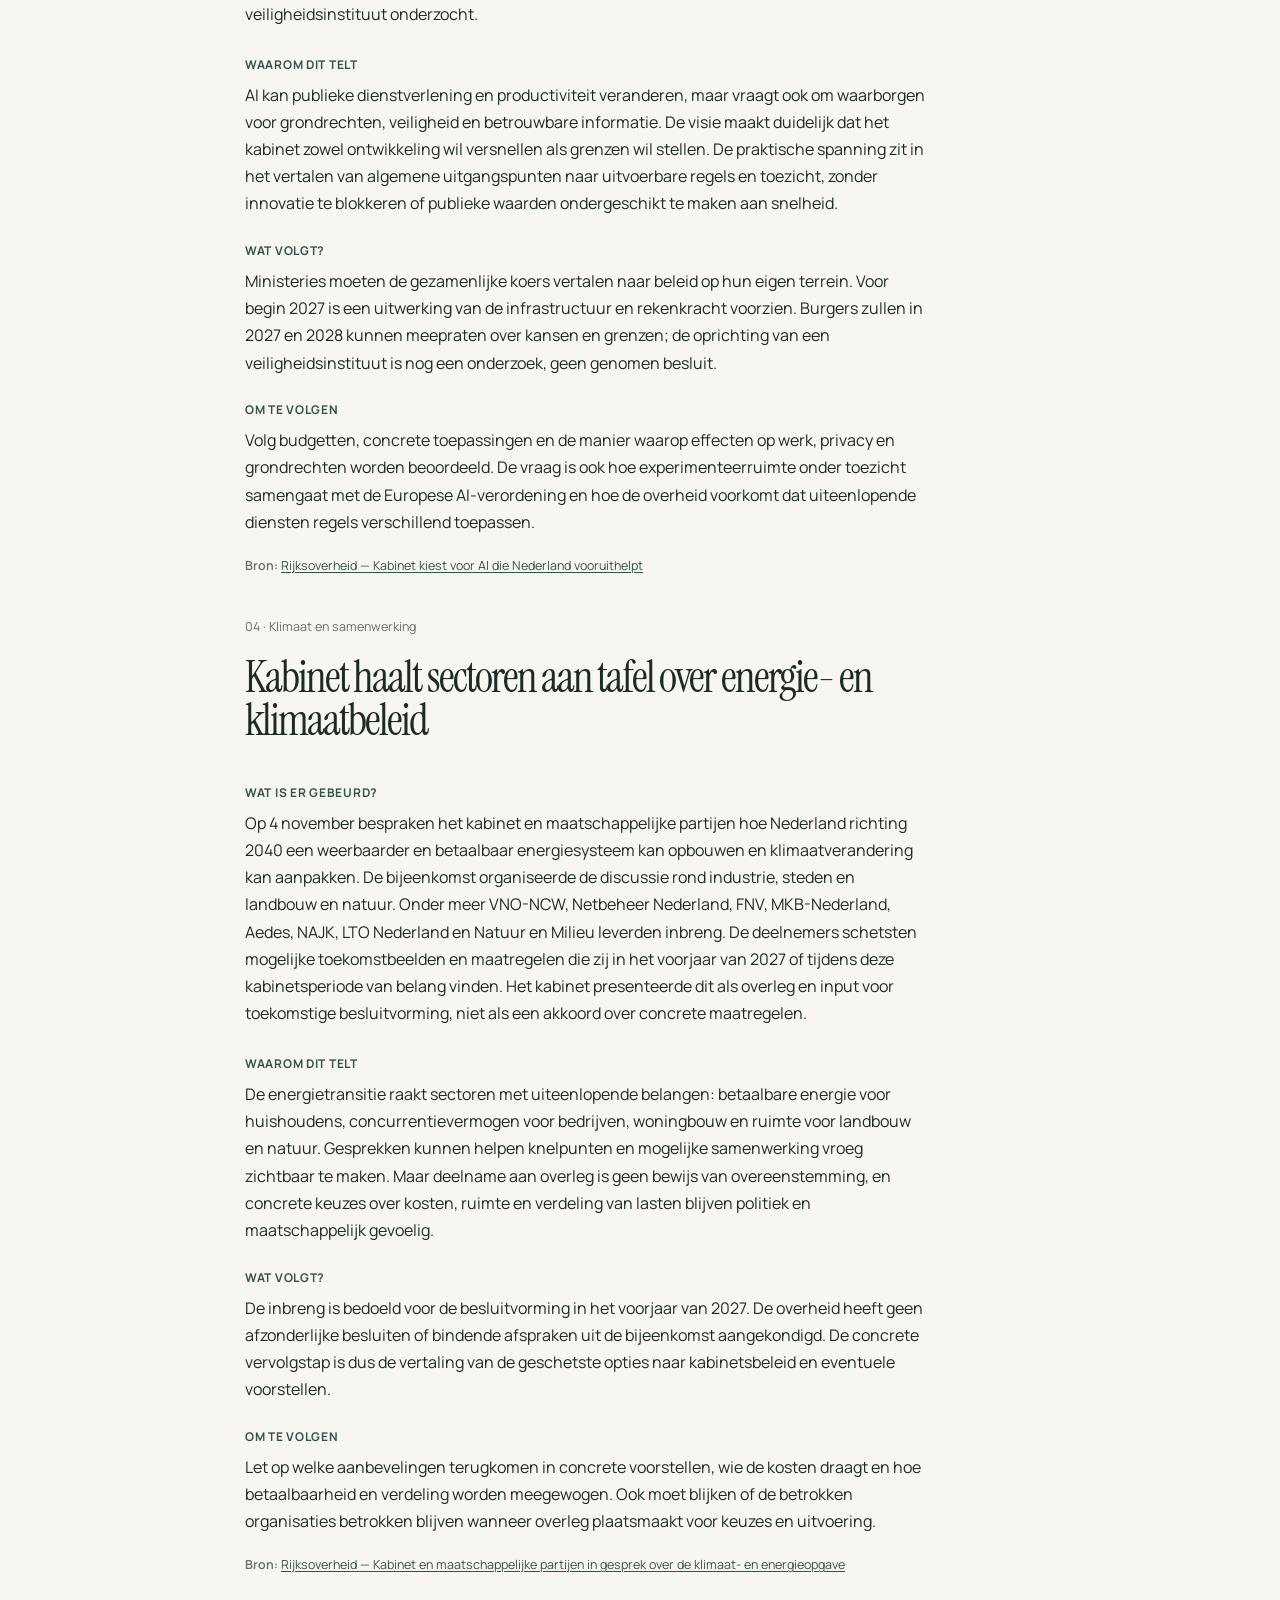
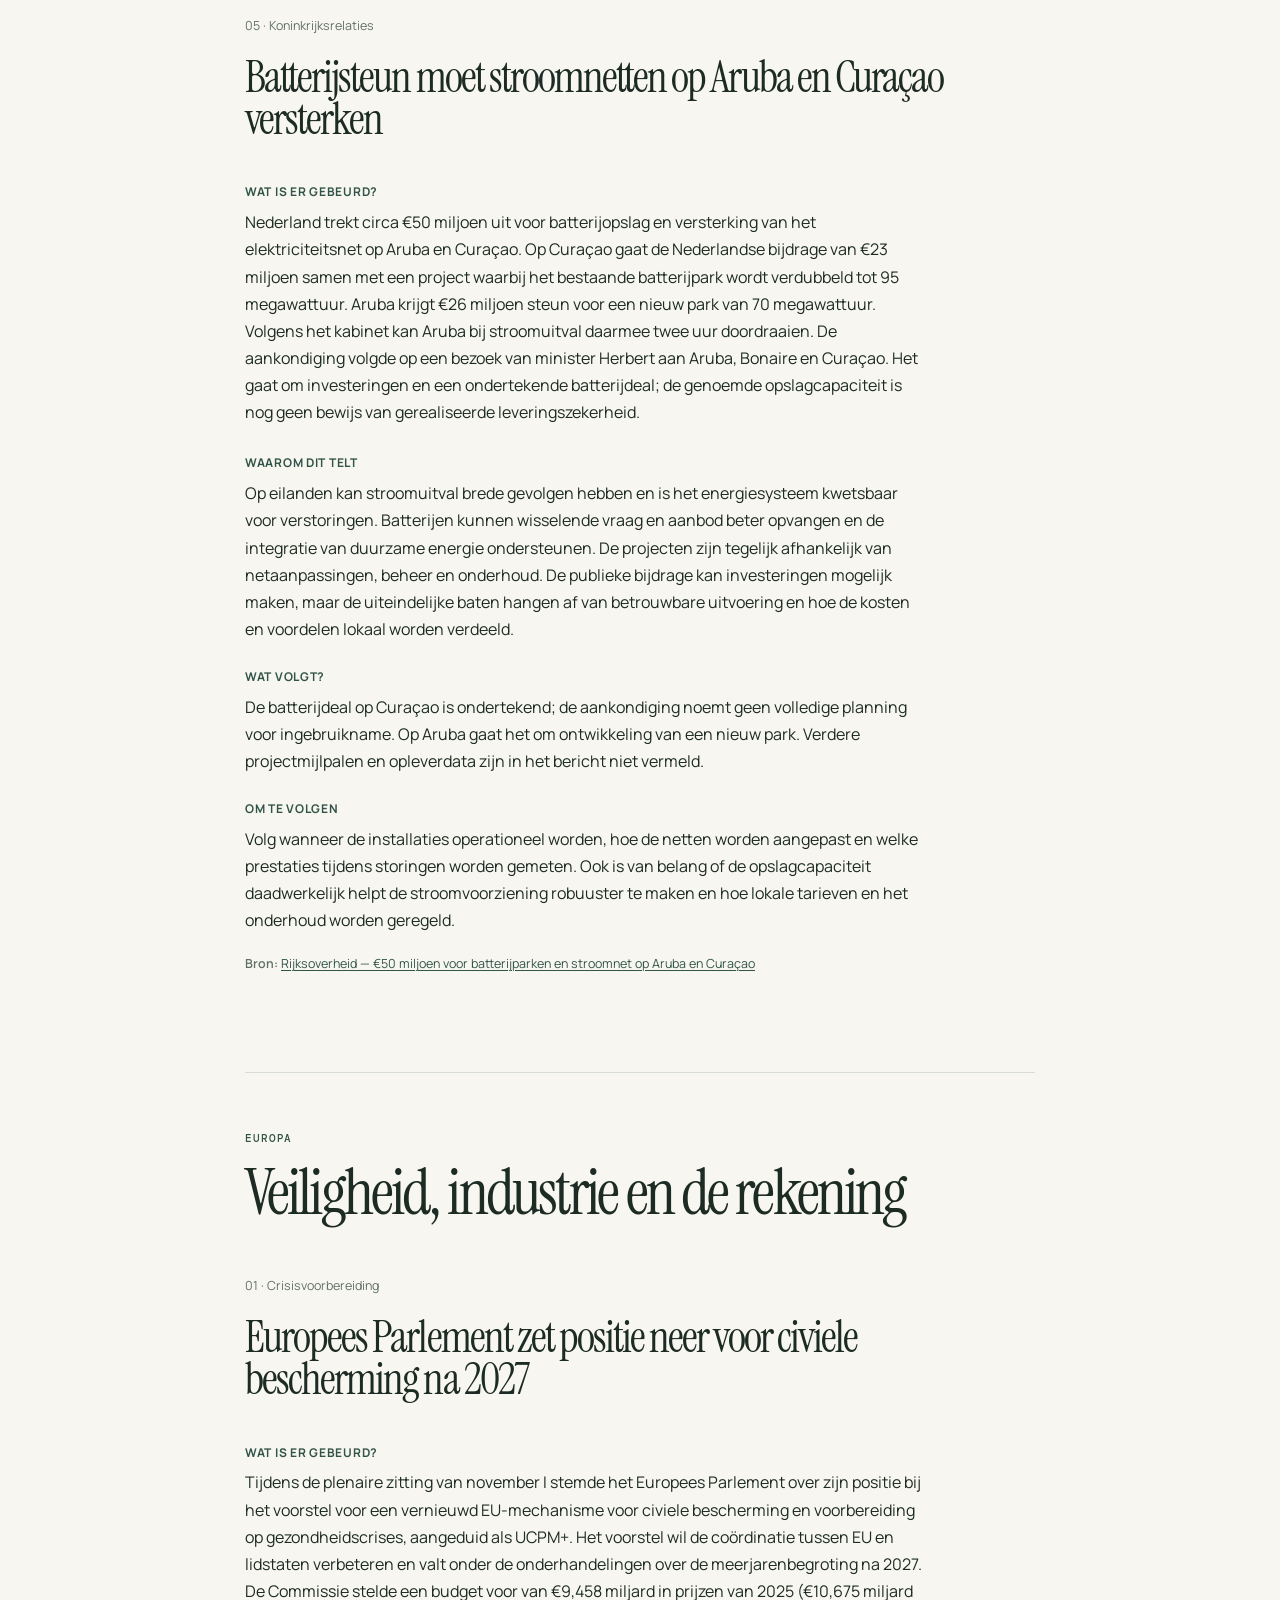
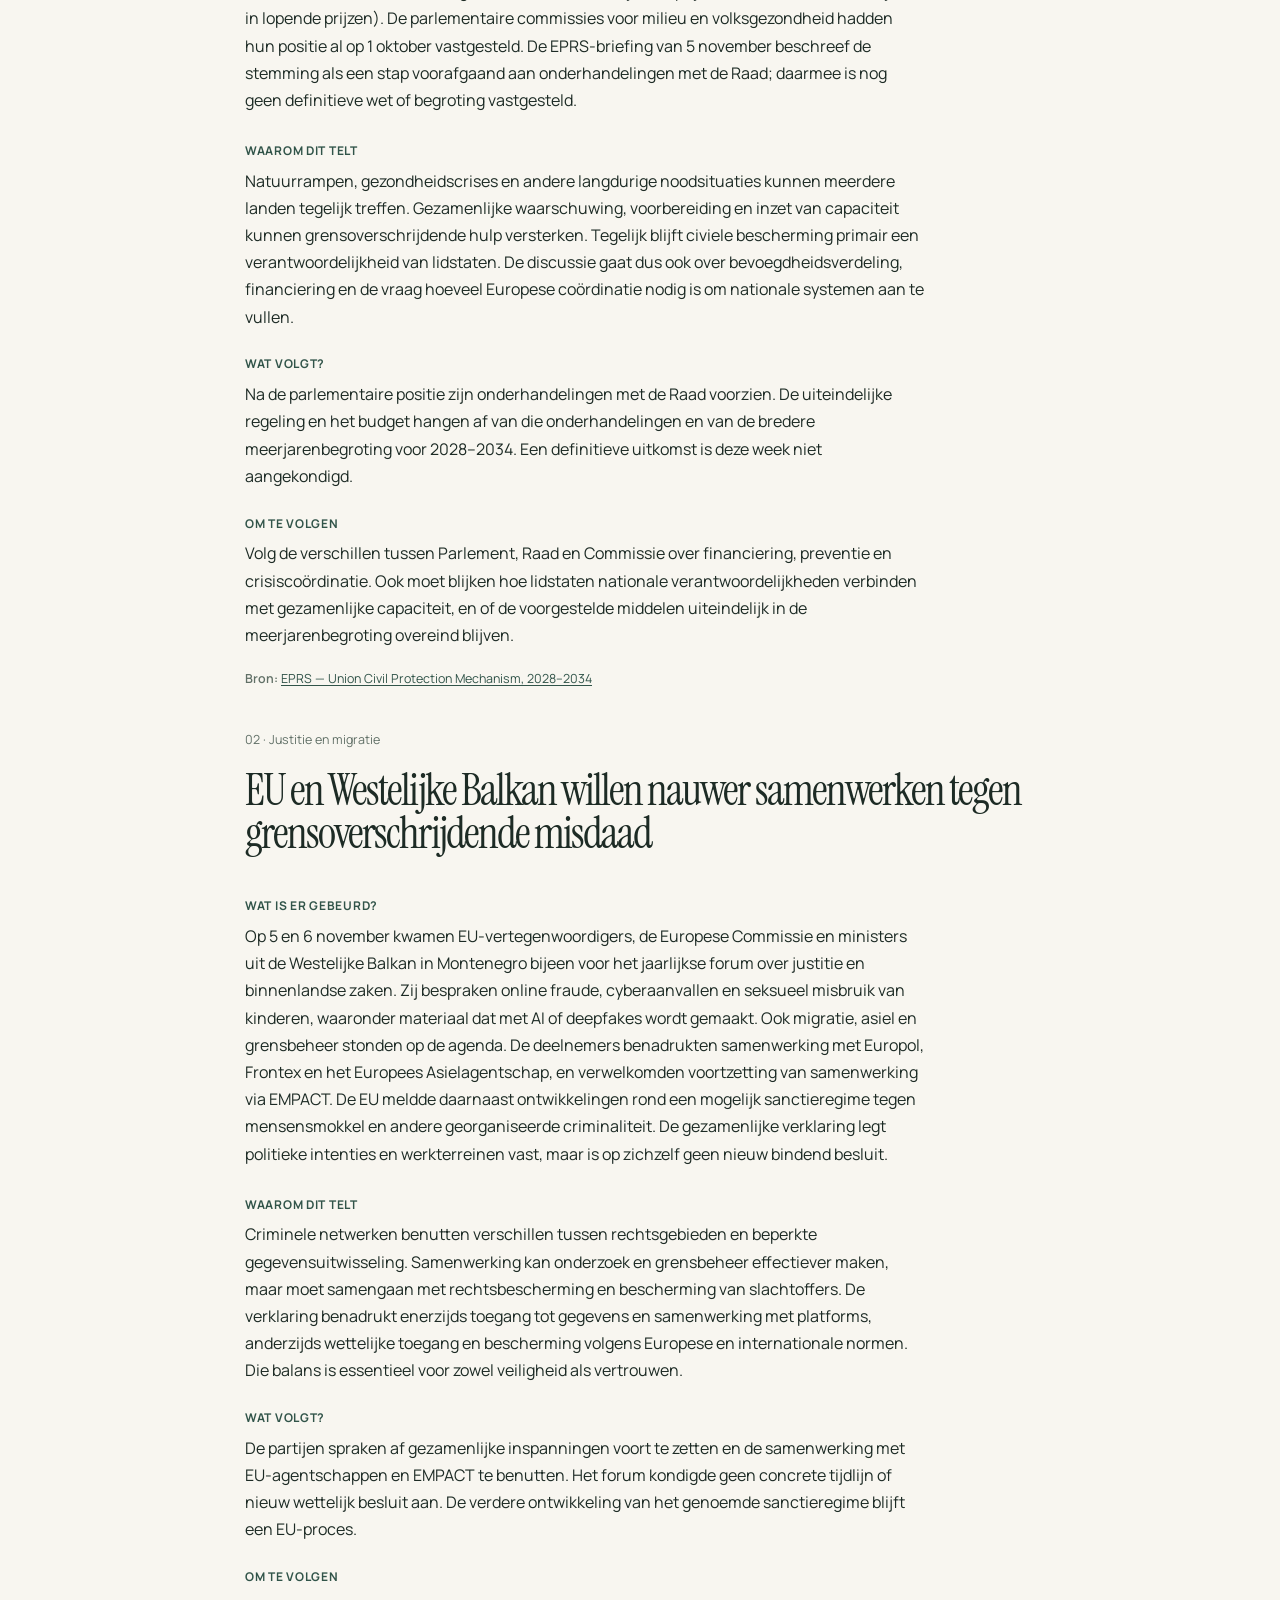
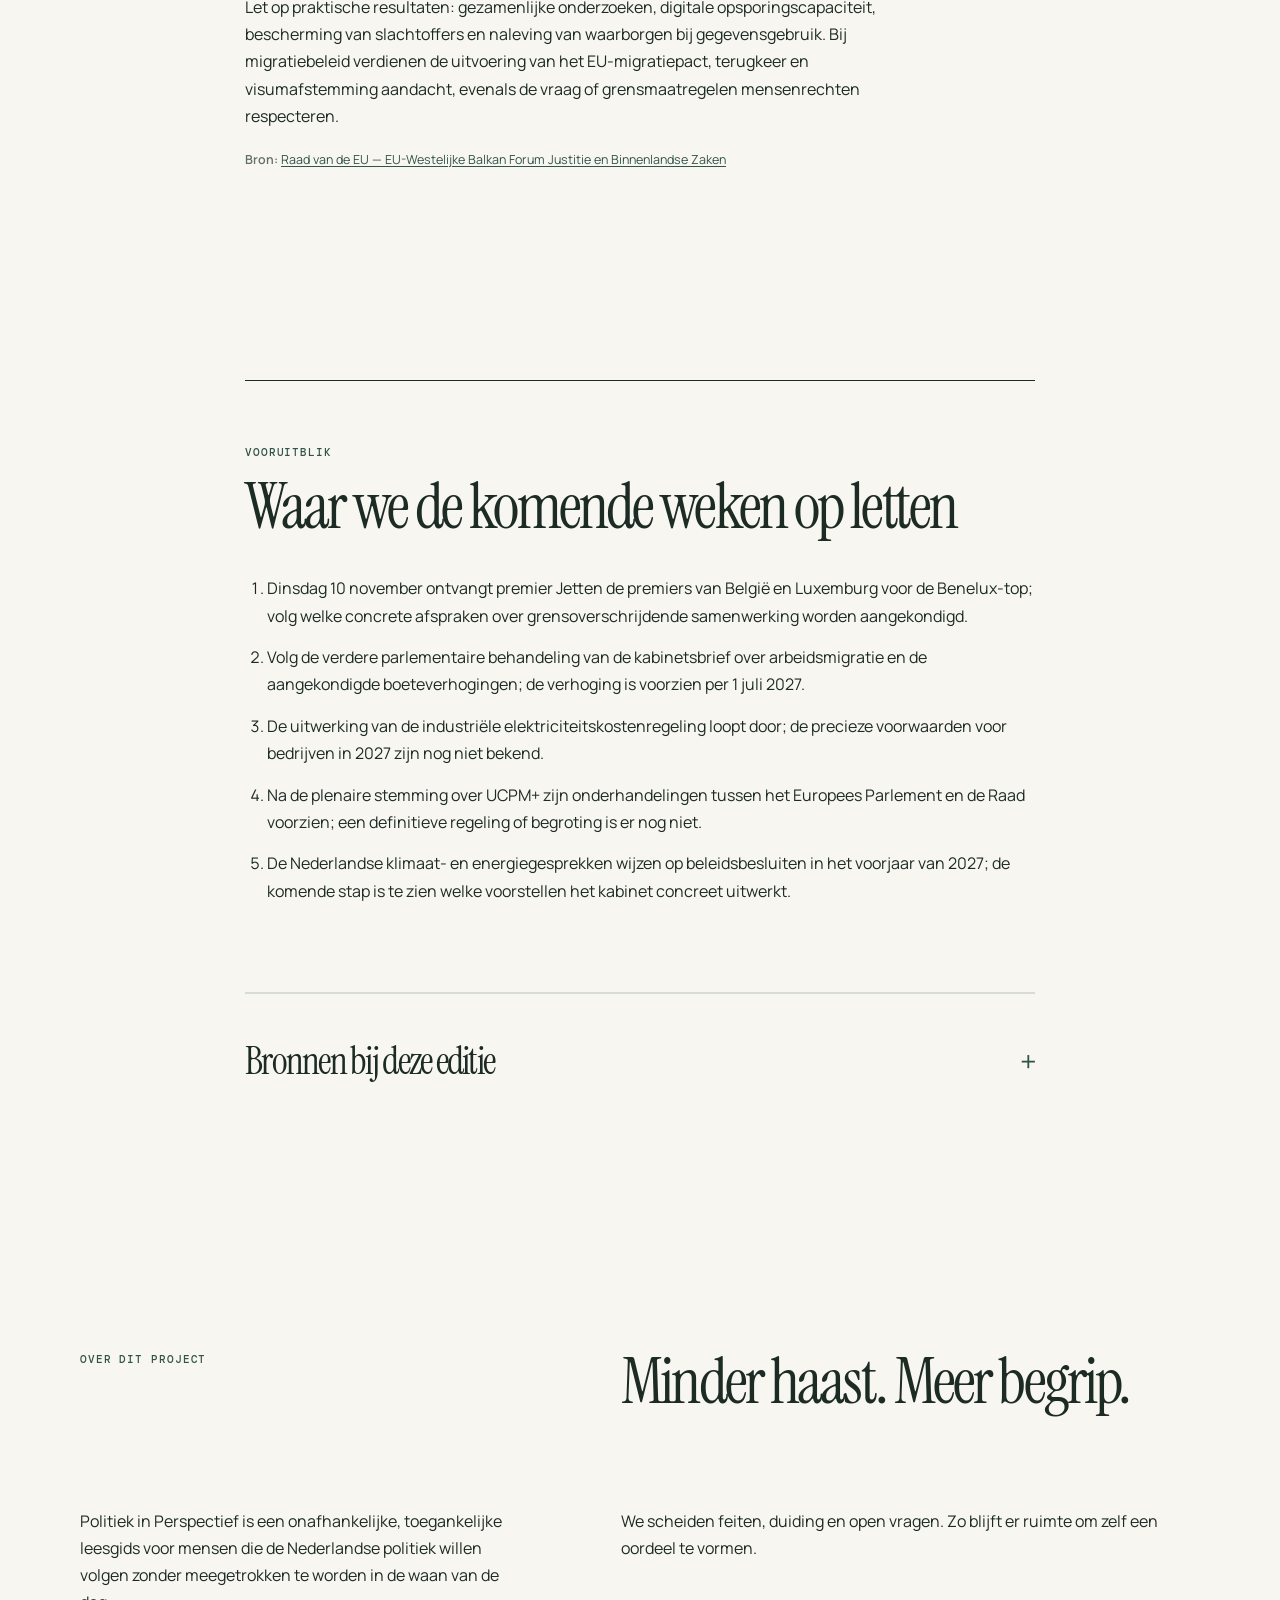
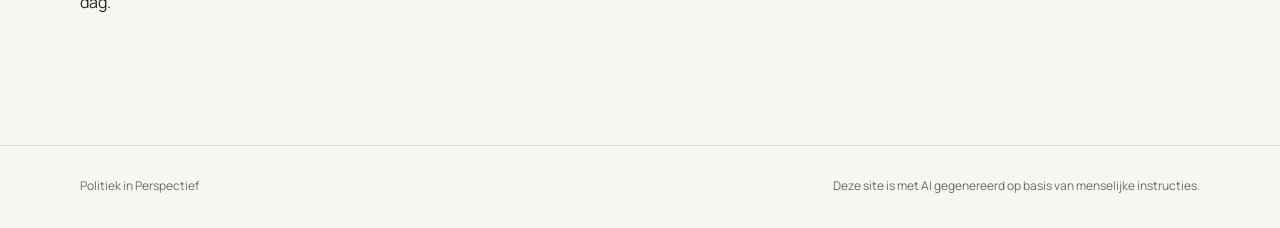
<file: edities/2026-11-08.html>
<!doctype html>
<html lang="nl"><head><meta charset="utf-8"><meta name="viewport" content="width=device-width, initial-scale=1"><meta name="description" content="Wekelijkse politieke context van 2 november 2026–8 november 2026."><title>Weekblad 2 november 2026–8 november 2026 — Politiek in Perspectief</title><link rel="stylesheet" href="../assets/styles.css"></head>
<body><a class="skip-link" href="#inhoud">Direct naar de inhoud</a><header class="site-header"><div class="shell header-inner"><a class="wordmark" href="../index.html">Politiek <span>in Perspectief</span></a><nav aria-label="Hoofdnavigatie"><a href="../index.html">Deze week</a><a href="../archief.html">Archief</a><a href="#over">Over</a></nav></div></header>
<main id="inhoud"><section class="hero"><div class="shell hero-inner"><p class="eyebrow">WEEKBLAD · 9 NOVEMBER 2026</p><p class="edition-meta">Terugblik op 2 november 2026–8 november 2026 · 10 minuten leestijd</p><h1>De week, in het juiste perspectief.</h1><p class="intro">Een rustig overzicht van de belangrijkste politieke ontwikkelingen in Nederland en Europa — wat er is besloten, wat nog openligt en waarom dat ertoe doet.</p><a class="button" href="#samenvatting">Lees het overzicht</a></div></section>
<figure class="edition-illustration shell"><img src="../assets/edities/2026-11-08.webp" alt="Abstracte redactionele illustratie bij de politieke week van 2 november 2026–8 november 2026." width="1536" height="1024"></figure>
<section class="brief shell" id="samenvatting"><div class="brief-label"><p class="eyebrow">IN ÉÉN MINUUT</p><h2>De samenvatting</h2></div><div class="brief-copy"><p>De week liet vooral zien hoe beleid verschuift van voornemen naar uitvoering, maar ook hoeveel voorwaarden daarbij nog openstaan. In Nederland bracht het kabinet steun voor energie-intensieve bedrijven naar voren, met verduurzaming als voorwaarde, en stelde het een visie op kunstmatige intelligentie vast. Hogere boetes voor overtredingen van arbeidswetten moeten kwetsbare werknemers beter beschermen; tegelijk moeten wetgeving, toezicht en handhaving nog volgen. In het Caribisch deel van het Koninkrijk is circa €50 miljoen toegezegd voor batterijopslag en een sterker stroomnet. Europese samenwerking kreeg concreet gestalte in overleg met de Westelijke Balkan over digitale criminaliteit, migratie en grensbeheer. In het Europees Parlement stond de voorbereiding op rampen en gezondheidscrises op de agenda: de parlementaire positie over het civiele-beschermingsmechanisme is een stap richting onderhandelingen, geen definitieve regeling. De rode draad is dat samenwerking en investeringen zichtbare mogelijkheden bieden, maar resultaat afhangt van uitvoering: staatssteunregels, betaalbaarheid, toezicht, mensenrechten en daadwerkelijke capaciteit bepalen of de aangekondigde koers ook merkbaar verschil maakt.</p></div></section>
<nav class="edition-nav shell" aria-label="Onderwerpen in deze editie"><p>Onderwerpen in deze editie</p><a href="#nederland">Nederland</a><a href="#europa">Europa</a><a href="#vooruitblik">Vooruitblik</a></nav>
<details class="edition-contents shell"><summary>Alle onderwerpen in deze editie</summary><ol><li><a href="#nederland-1">Steun voor energie-intensieve industrie komt eerder, met vergroening als eis</a></li><li><a href="#nederland-2">Hogere boetes moeten arbeidsmisstanden minder lonend maken</a></li><li><a href="#nederland-3">Kabinet presenteert koers voor AI, uitvoering volgt nog</a></li><li><a href="#nederland-4">Kabinet haalt sectoren aan tafel over energie- en klimaatbeleid</a></li><li><a href="#nederland-5">Batterijsteun moet stroomnetten op Aruba en Curaçao versterken</a></li><li><a href="#europa-1">Europees Parlement zet positie neer voor civiele bescherming na 2027</a></li><li><a href="#europa-2">EU en Westelijke Balkan willen nauwer samenwerken tegen grensoverschrijdende misdaad</a></li></ol></details>

  <section class="news-section" id="nederland">
    <div class="section-inner">
      <p class="eyebrow">NEDERLAND</p>
      <h2>Besluiten, geld en ruimte</h2>
      <article class="news-item" id="nederland-1">
        <p class="news-meta">01 · Industrie en energie</p>
        <h3>Steun voor energie-intensieve industrie komt eerder, met vergroening als eis</h3>
        <div class="story-body"><h4>Wat is er gebeurd?</h4><p class="news-copy">Op 3 november maakte het kabinet bekend dat het de steun voor de elektriciteitskosten van de industrie naar voren haalt. Voor 2027 komt €150 miljoen beschikbaar; vanaf 2028 is €345 miljoen per jaar voorzien en vanaf 2029 €495 miljoen per jaar tot 2035. De bedrijven die steun ontvangen, moeten minstens de helft daarvan investeren in verduurzaming, zoals energiebesparing, elektrificatie of flexibeler stroomgebruik. Het kabinet wil de regeling voor 2027 laten lopen via het Europese CISAF-kader voor de Clean Industrial Deal. De definitieve uitwerking is nog gaande.</p></div>
        <div class="question"><h4>Waarom dit telt</h4><p>Hoge stroomkosten kunnen investeringen en productie in Nederland onder druk zetten. De steun probeert dat concurrentienadeel te verkleinen zonder de verduurzaming los te laten. De eis dat de helft naar vergroening gaat, verbindt tijdelijke verlichting aan investeringen die energieverbruik of uitstoot kunnen verminderen. De balans is lastig: bedrijven vragen voorspelbare kosten, terwijl publieke middelen doelmatig moeten worden ingezet en Europese staatssteunregels gelijke concurrentie moeten bewaken.</p></div>
        <div class="story-follow-up"><h4>Wat volgt?</h4><p>De regeling voor 2027 wordt uitgewerkt, zodat bedrijven er volgend jaar gebruik van kunnen maken. Het kabinet neemt komend voorjaar een besluit over de besteding vanaf 2028. Tegelijkertijd wil het in Brussel de staatssteunregels bespreken; een blijvende oplossing is onzeker en kan niet in 2027 worden gerealiseerd.</p></div>
        <div class="story-follow-up"><h4>Om te volgen</h4><p>Let op de voorwaarden en de precieze toegang tot de regeling, en op welke verduurzamingsinvesteringen meetellen. Ook is relevant of de Europese Commissie het gekozen kader toelaat en of de steun daadwerkelijk leidt tot extra verduurzaming, niet alleen lagere bedrijfskosten.</p></div>
        <p class="article-sources"><span>Bron:</span> <a href="https://www.rijksoverheid.nl/actueel/nieuws/2026/11/03/kabinet-helpt-industrie-met-hoge-elektriciteitskosten" rel="noopener noreferrer">Rijksoverheid — Kabinet helpt industrie met hoge elektriciteitskosten</a></p>
      </article>
<article class="news-item" id="nederland-2">
        <p class="news-meta">02 · Arbeidsmarkt</p>
        <h3>Hogere boetes moeten arbeidsmisstanden minder lonend maken</h3>
        <div class="story-body"><h4>Wat is er gebeurd?</h4><p class="news-copy">Het kabinet kondigde op 7 november een verhoging van ongeveer 22% aan van boetes voor overtredingen van vijf arbeidswetten, waaronder de regels voor minimumloon, arbeidstijden en arbeidsomstandigheden. De Nederlandse Arbeidsinspectie legt de boetes op. De verhoging moet op 1 juli 2027 ingaan; vanaf 1 januari 2028 worden boetes jaarlijks geïndexeerd. Als voorbeeld noemt het kabinet een maximale boete van €10.000 per werknemer voor niet-betaling van het minimumloon, die ongeveer €12.200 wordt. De maatregel maakt deel uit van een bredere kabinetsaanpak van arbeidsmigratie die aan de Tweede Kamer is gestuurd.</p></div>
        <div class="question"><h4>Waarom dit telt</h4><p>Werknemers die afhankelijk zijn van hun werkgever, onder wie arbeidsmigranten, kunnen extra kwetsbaar zijn voor onderbetaling en onveilige omstandigheden. Boetes die met de tijd hun afschrikkende werking verliezen, kunnen naleving verzwakken. Verhoging maakt overtredingen financieel zwaarder, maar is op zichzelf geen bewijs dat misstanden afnemen. Daarvoor zijn ook inspectiecapaciteit, meldingsmogelijkheden en bescherming tegen benadeling van belang.</p></div>
        <div class="story-follow-up"><h4>Wat volgt?</h4><p>De aangekondigde verhoging moet nog ingaan en is voor 1 juli 2027 voorzien. De Arbeidsinspectie zal de regels toepassen; verdere behandeling van de bredere aanpak en eventuele wetgeving loopt via de Tweede Kamer. De aankondiging bevat geen aangetoond resultaat van de nieuwe boetebedragen, omdat de uitvoering nog moet beginnen.</p></div>
        <div class="story-follow-up"><h4>Om te volgen</h4><p>Meetbare indicatoren zijn het aantal inspecties, geconstateerde overtredingen, opgelegde en geïnde boetes en herhaalde overtredingen. Belangrijk is ook of werknemers misstanden veilig kunnen melden en of de inspectie voldoende capaciteit heeft om de strengere sancties daadwerkelijk te handhaven.</p></div>
        <p class="article-sources"><span>Bron:</span> <a href="https://www.rijksoverheid.nl/actueel/nieuws/2026/11/07/kabinet-pakt-arbeidsmisstanden-aan-met-hogere-boetes" rel="noopener noreferrer">Rijksoverheid — Kabinet pakt arbeidsmisstanden aan met hogere boetes</a></p>
      </article>
<article class="news-item" id="nederland-3">
        <p class="news-meta">03 · Digitale economie</p>
        <h3>Kabinet presenteert koers voor AI, uitvoering volgt nog</h3>
        <div class="story-body"><h4>Wat is er gebeurd?</h4><p class="news-copy">De ministerraad stemde op 6 november in met de Kabinetsvisie op Artificial Intelligence. Het kabinet wil Nederlandse en Europese AI-bedrijven, toepassing in publieke diensten en toegang tot rekenkracht en geavanceerde technologie versterken. Het noemt zorg, energie, voedselproductie, veiligheid en hightech als terreinen waarop economische kansen en maatschappelijke opgaven samenkomen. De visie streeft niet naar volledige technologische onafhankelijkheid, maar naar voldoende eigen kennis en capaciteit. Het kabinet noemt ook risico’s als cyberaanvallen, desinformatie en afhankelijkheid van een klein aantal buitenlandse aanbieders. Een uitwerking van benodigde AI-infrastructuur en rekenkracht is aangekondigd voor begin 2027; daarnaast wordt de mogelijke oprichting van een AI-veiligheidsinstituut onderzocht.</p></div>
        <div class="question"><h4>Waarom dit telt</h4><p>AI kan publieke dienstverlening en productiviteit veranderen, maar vraagt ook om waarborgen voor grondrechten, veiligheid en betrouwbare informatie. De visie maakt duidelijk dat het kabinet zowel ontwikkeling wil versnellen als grenzen wil stellen. De praktische spanning zit in het vertalen van algemene uitgangspunten naar uitvoerbare regels en toezicht, zonder innovatie te blokkeren of publieke waarden ondergeschikt te maken aan snelheid.</p></div>
        <div class="story-follow-up"><h4>Wat volgt?</h4><p>Ministeries moeten de gezamenlijke koers vertalen naar beleid op hun eigen terrein. Voor begin 2027 is een uitwerking van de infrastructuur en rekenkracht voorzien. Burgers zullen in 2027 en 2028 kunnen meepraten over kansen en grenzen; de oprichting van een veiligheidsinstituut is nog een onderzoek, geen genomen besluit.</p></div>
        <div class="story-follow-up"><h4>Om te volgen</h4><p>Volg budgetten, concrete toepassingen en de manier waarop effecten op werk, privacy en grondrechten worden beoordeeld. De vraag is ook hoe experimenteerruimte onder toezicht samengaat met de Europese AI-verordening en hoe de overheid voorkomt dat uiteenlopende diensten regels verschillend toepassen.</p></div>
        <p class="article-sources"><span>Bron:</span> <a href="https://www.rijksoverheid.nl/actueel/nieuws/2026/11/06/kabinet-kiest-voor-ai-die-nederland-vooruithelpt" rel="noopener noreferrer">Rijksoverheid — Kabinet kiest voor AI die Nederland vooruithelpt</a></p>
      </article>
<article class="news-item" id="nederland-4">
        <p class="news-meta">04 · Klimaat en samenwerking</p>
        <h3>Kabinet haalt sectoren aan tafel over energie- en klimaatbeleid</h3>
        <div class="story-body"><h4>Wat is er gebeurd?</h4><p class="news-copy">Op 4 november bespraken het kabinet en maatschappelijke partijen hoe Nederland richting 2040 een weerbaarder en betaalbaar energiesysteem kan opbouwen en klimaatverandering kan aanpakken. De bijeenkomst organiseerde de discussie rond industrie, steden en landbouw en natuur. Onder meer VNO-NCW, Netbeheer Nederland, FNV, MKB-Nederland, Aedes, NAJK, LTO Nederland en Natuur en Milieu leverden inbreng. De deelnemers schetsten mogelijke toekomstbeelden en maatregelen die zij in het voorjaar van 2027 of tijdens deze kabinetsperiode van belang vinden. Het kabinet presenteerde dit als overleg en input voor toekomstige besluitvorming, niet als een akkoord over concrete maatregelen.</p></div>
        <div class="question"><h4>Waarom dit telt</h4><p>De energietransitie raakt sectoren met uiteenlopende belangen: betaalbare energie voor huishoudens, concurrentievermogen voor bedrijven, woningbouw en ruimte voor landbouw en natuur. Gesprekken kunnen helpen knelpunten en mogelijke samenwerking vroeg zichtbaar te maken. Maar deelname aan overleg is geen bewijs van overeenstemming, en concrete keuzes over kosten, ruimte en verdeling van lasten blijven politiek en maatschappelijk gevoelig.</p></div>
        <div class="story-follow-up"><h4>Wat volgt?</h4><p>De inbreng is bedoeld voor de besluitvorming in het voorjaar van 2027. De overheid heeft geen afzonderlijke besluiten of bindende afspraken uit de bijeenkomst aangekondigd. De concrete vervolgstap is dus de vertaling van de geschetste opties naar kabinetsbeleid en eventuele voorstellen.</p></div>
        <div class="story-follow-up"><h4>Om te volgen</h4><p>Let op welke aanbevelingen terugkomen in concrete voorstellen, wie de kosten draagt en hoe betaalbaarheid en verdeling worden meegewogen. Ook moet blijken of de betrokken organisaties betrokken blijven wanneer overleg plaatsmaakt voor keuzes en uitvoering.</p></div>
        <p class="article-sources"><span>Bron:</span> <a href="https://www.rijksoverheid.nl/actueel/nieuws/2026/11/04/kabinet-en-maatschappelijke-partijen-in-gesprek-over-de-klimaat-en-energieopgave" rel="noopener noreferrer">Rijksoverheid — Kabinet en maatschappelijke partijen in gesprek over de klimaat- en energieopgave</a></p>
      </article>
<article class="news-item" id="nederland-5">
        <p class="news-meta">05 · Koninkrijksrelaties</p>
        <h3>Batterijsteun moet stroomnetten op Aruba en Curaçao versterken</h3>
        <div class="story-body"><h4>Wat is er gebeurd?</h4><p class="news-copy">Nederland trekt circa €50 miljoen uit voor batterijopslag en versterking van het elektriciteitsnet op Aruba en Curaçao. Op Curaçao gaat de Nederlandse bijdrage van €23 miljoen samen met een project waarbij het bestaande batterijpark wordt verdubbeld tot 95 megawattuur. Aruba krijgt €26 miljoen steun voor een nieuw park van 70 megawattuur. Volgens het kabinet kan Aruba bij stroomuitval daarmee twee uur doordraaien. De aankondiging volgde op een bezoek van minister Herbert aan Aruba, Bonaire en Curaçao. Het gaat om investeringen en een ondertekende batterijdeal; de genoemde opslagcapaciteit is nog geen bewijs van gerealiseerde leveringszekerheid.</p></div>
        <div class="question"><h4>Waarom dit telt</h4><p>Op eilanden kan stroomuitval brede gevolgen hebben en is het energiesysteem kwetsbaar voor verstoringen. Batterijen kunnen wisselende vraag en aanbod beter opvangen en de integratie van duurzame energie ondersteunen. De projecten zijn tegelijk afhankelijk van netaanpassingen, beheer en onderhoud. De publieke bijdrage kan investeringen mogelijk maken, maar de uiteindelijke baten hangen af van betrouwbare uitvoering en hoe de kosten en voordelen lokaal worden verdeeld.</p></div>
        <div class="story-follow-up"><h4>Wat volgt?</h4><p>De batterijdeal op Curaçao is ondertekend; de aankondiging noemt geen volledige planning voor ingebruikname. Op Aruba gaat het om ontwikkeling van een nieuw park. Verdere projectmijlpalen en opleverdata zijn in het bericht niet vermeld.</p></div>
        <div class="story-follow-up"><h4>Om te volgen</h4><p>Volg wanneer de installaties operationeel worden, hoe de netten worden aangepast en welke prestaties tijdens storingen worden gemeten. Ook is van belang of de opslagcapaciteit daadwerkelijk helpt de stroomvoorziening robuuster te maken en hoe lokale tarieven en het onderhoud worden geregeld.</p></div>
        <p class="article-sources"><span>Bron:</span> <a href="https://www.rijksoverheid.nl/actueel/nieuws/2026/11/06/50-miljoen-voor-batterijparken-en-stroomnet-op-aruba-en-curacao" rel="noopener noreferrer">Rijksoverheid — €50 miljoen voor batterijparken en stroomnet op Aruba en Curaçao</a></p>
      </article>
    </div>
  </section>

  <section class="news-section" id="europa">
    <div class="section-inner">
      <p class="eyebrow">EUROPA</p>
      <h2>Veiligheid, industrie en de rekening</h2>
      <article class="news-item" id="europa-1">
        <p class="news-meta">01 · Crisisvoorbereiding</p>
        <h3>Europees Parlement zet positie neer voor civiele bescherming na 2027</h3>
        <div class="story-body"><h4>Wat is er gebeurd?</h4><p class="news-copy">Tijdens de plenaire zitting van november I stemde het Europees Parlement over zijn positie bij het voorstel voor een vernieuwd EU-mechanisme voor civiele bescherming en voorbereiding op gezondheidscrises, aangeduid als UCPM+. Het voorstel wil de coördinatie tussen EU en lidstaten verbeteren en valt onder de onderhandelingen over de meerjarenbegroting na 2027. De Commissie stelde een budget voor van €9,458 miljard in prijzen van 2025 (€10,675 miljard in lopende prijzen). De parlementaire commissies voor milieu en volksgezondheid hadden hun positie al op 1 oktober vastgesteld. De EPRS-briefing van 5 november beschreef de stemming als een stap voorafgaand aan onderhandelingen met de Raad; daarmee is nog geen definitieve wet of begroting vastgesteld.</p></div>
        <div class="question"><h4>Waarom dit telt</h4><p>Natuurrampen, gezondheidscrises en andere langdurige noodsituaties kunnen meerdere landen tegelijk treffen. Gezamenlijke waarschuwing, voorbereiding en inzet van capaciteit kunnen grensoverschrijdende hulp versterken. Tegelijk blijft civiele bescherming primair een verantwoordelijkheid van lidstaten. De discussie gaat dus ook over bevoegdheidsverdeling, financiering en de vraag hoeveel Europese coördinatie nodig is om nationale systemen aan te vullen.</p></div>
        <div class="story-follow-up"><h4>Wat volgt?</h4><p>Na de parlementaire positie zijn onderhandelingen met de Raad voorzien. De uiteindelijke regeling en het budget hangen af van die onderhandelingen en van de bredere meerjarenbegroting voor 2028–2034. Een definitieve uitkomst is deze week niet aangekondigd.</p></div>
        <div class="story-follow-up"><h4>Om te volgen</h4><p>Volg de verschillen tussen Parlement, Raad en Commissie over financiering, preventie en crisiscoördinatie. Ook moet blijken hoe lidstaten nationale verantwoordelijkheden verbinden met gezamenlijke capaciteit, en of de voorgestelde middelen uiteindelijk in de meerjarenbegroting overeind blijven.</p></div>
        <p class="article-sources"><span>Bron:</span> <a href="https://eprs.europarl.europa.eu/EPRS_ATA(2026)797016?locale=EN" rel="noopener noreferrer">EPRS — Union Civil Protection Mechanism, 2028–2034</a></p>
      </article>
<article class="news-item" id="europa-2">
        <p class="news-meta">02 · Justitie en migratie</p>
        <h3>EU en Westelijke Balkan willen nauwer samenwerken tegen grensoverschrijdende misdaad</h3>
        <div class="story-body"><h4>Wat is er gebeurd?</h4><p class="news-copy">Op 5 en 6 november kwamen EU-vertegenwoordigers, de Europese Commissie en ministers uit de Westelijke Balkan in Montenegro bijeen voor het jaarlijkse forum over justitie en binnenlandse zaken. Zij bespraken online fraude, cyberaanvallen en seksueel misbruik van kinderen, waaronder materiaal dat met AI of deepfakes wordt gemaakt. Ook migratie, asiel en grensbeheer stonden op de agenda. De deelnemers benadrukten samenwerking met Europol, Frontex en het Europees Asielagentschap, en verwelkomden voortzetting van samenwerking via EMPACT. De EU meldde daarnaast ontwikkelingen rond een mogelijk sanctieregime tegen mensensmokkel en andere georganiseerde criminaliteit. De gezamenlijke verklaring legt politieke intenties en werkterreinen vast, maar is op zichzelf geen nieuw bindend besluit.</p></div>
        <div class="question"><h4>Waarom dit telt</h4><p>Criminele netwerken benutten verschillen tussen rechtsgebieden en beperkte gegevensuitwisseling. Samenwerking kan onderzoek en grensbeheer effectiever maken, maar moet samengaan met rechtsbescherming en bescherming van slachtoffers. De verklaring benadrukt enerzijds toegang tot gegevens en samenwerking met platforms, anderzijds wettelijke toegang en bescherming volgens Europese en internationale normen. Die balans is essentieel voor zowel veiligheid als vertrouwen.</p></div>
        <div class="story-follow-up"><h4>Wat volgt?</h4><p>De partijen spraken af gezamenlijke inspanningen voort te zetten en de samenwerking met EU-agentschappen en EMPACT te benutten. Het forum kondigde geen concrete tijdlijn of nieuw wettelijk besluit aan. De verdere ontwikkeling van het genoemde sanctieregime blijft een EU-proces.</p></div>
        <div class="story-follow-up"><h4>Om te volgen</h4><p>Let op praktische resultaten: gezamenlijke onderzoeken, digitale opsporingscapaciteit, bescherming van slachtoffers en naleving van waarborgen bij gegevensgebruik. Bij migratiebeleid verdienen de uitvoering van het EU-migratiepact, terugkeer en visumafstemming aandacht, evenals de vraag of grensmaatregelen mensenrechten respecteren.</p></div>
        <p class="article-sources"><span>Bron:</span> <a href="https://www.consilium.europa.eu/en/press/press-releases/2026/11/05/joint-press-release-eu-western-balkans-ministerial-forum-on-justice-and-home-affairs-budva-montenegro-5-6-november-2026/" rel="noopener noreferrer">Raad van de EU — EU-Westelijke Balkan Forum Justitie en Binnenlandse Zaken</a></p>
      </article>
    </div>
  </section>
<section class="outlook shell" id="vooruitblik"><p class="eyebrow">VOORUITBLIK</p><h2>Waar we de komende weken op letten</h2><ol><li>Dinsdag 10 november ontvangt premier Jetten de premiers van België en Luxemburg voor de Benelux-top; volg welke concrete afspraken over grensoverschrijdende samenwerking worden aangekondigd.</li><li>Volg de verdere parlementaire behandeling van de kabinetsbrief over arbeidsmigratie en de aangekondigde boeteverhogingen; de verhoging is voorzien per 1 juli 2027.</li><li>De uitwerking van de industriële elektriciteitskostenregeling loopt door; de precieze voorwaarden voor bedrijven in 2027 zijn nog niet bekend.</li><li>Na de plenaire stemming over UCPM+ zijn onderhandelingen tussen het Europees Parlement en de Raad voorzien; een definitieve regeling of begroting is er nog niet.</li><li>De Nederlandse klimaat- en energiegesprekken wijzen op beleidsbesluiten in het voorjaar van 2027; de komende stap is te zien welke voorstellen het kabinet concreet uitwerkt.</li></ol></section><details class="sources shell"><summary>Bronnen bij deze editie</summary><ul><li><a href="https://www.rijksoverheid.nl/actueel/nieuws/2026/11/03/kabinet-helpt-industrie-met-hoge-elektriciteitskosten" rel="noopener noreferrer">Rijksoverheid — Kabinet helpt industrie met hoge elektriciteitskosten</a></li><li><a href="https://www.rijksoverheid.nl/actueel/nieuws/2026/11/07/kabinet-pakt-arbeidsmisstanden-aan-met-hogere-boetes" rel="noopener noreferrer">Rijksoverheid — Kabinet pakt arbeidsmisstanden aan met hogere boetes</a></li><li><a href="https://www.rijksoverheid.nl/actueel/nieuws/2026/11/06/kabinet-kiest-voor-ai-die-nederland-vooruithelpt" rel="noopener noreferrer">Rijksoverheid — Kabinet kiest voor AI die Nederland vooruithelpt</a></li><li><a href="https://www.rijksoverheid.nl/actueel/nieuws/2026/11/04/kabinet-en-maatschappelijke-partijen-in-gesprek-over-de-klimaat-en-energieopgave" rel="noopener noreferrer">Rijksoverheid — Kabinet en maatschappelijke partijen in gesprek over de klimaat- en energieopgave</a></li><li><a href="https://www.rijksoverheid.nl/actueel/nieuws/2026/11/06/50-miljoen-voor-batterijparken-en-stroomnet-op-aruba-en-curacao" rel="noopener noreferrer">Rijksoverheid — €50 miljoen voor batterijparken en stroomnet op Aruba en Curaçao</a></li><li><a href="https://eprs.europarl.europa.eu/EPRS_ATA(2026)797016?locale=EN" rel="noopener noreferrer">EPRS — Union Civil Protection Mechanism, 2028–2034</a></li><li><a href="https://www.consilium.europa.eu/en/press/press-releases/2026/11/05/joint-press-release-eu-western-balkans-ministerial-forum-on-justice-and-home-affairs-budva-montenegro-5-6-november-2026/" rel="noopener noreferrer">Raad van de EU — EU-Westelijke Balkan Forum Justitie en Binnenlandse Zaken</a></li></ul></details>
<section class="about shell" id="over"><p class="eyebrow">OVER DIT PROJECT</p><h2>Minder haast. Meer begrip.</h2><p>Politiek in Perspectief is een onafhankelijke, toegankelijke leesgids voor mensen die de Nederlandse politiek willen volgen zonder meegetrokken te worden in de waan van de dag.</p><p>We scheiden feiten, duiding en open vragen. Zo blijft er ruimte om zelf een oordeel te vormen.</p></section></main><footer class="site-footer"><div class="shell footer-inner"><p>Politiek in Perspectief</p><p>Deze site is met AI gegenereerd op basis van menselijke instructies.</p></div></footer></body></html>
</file>
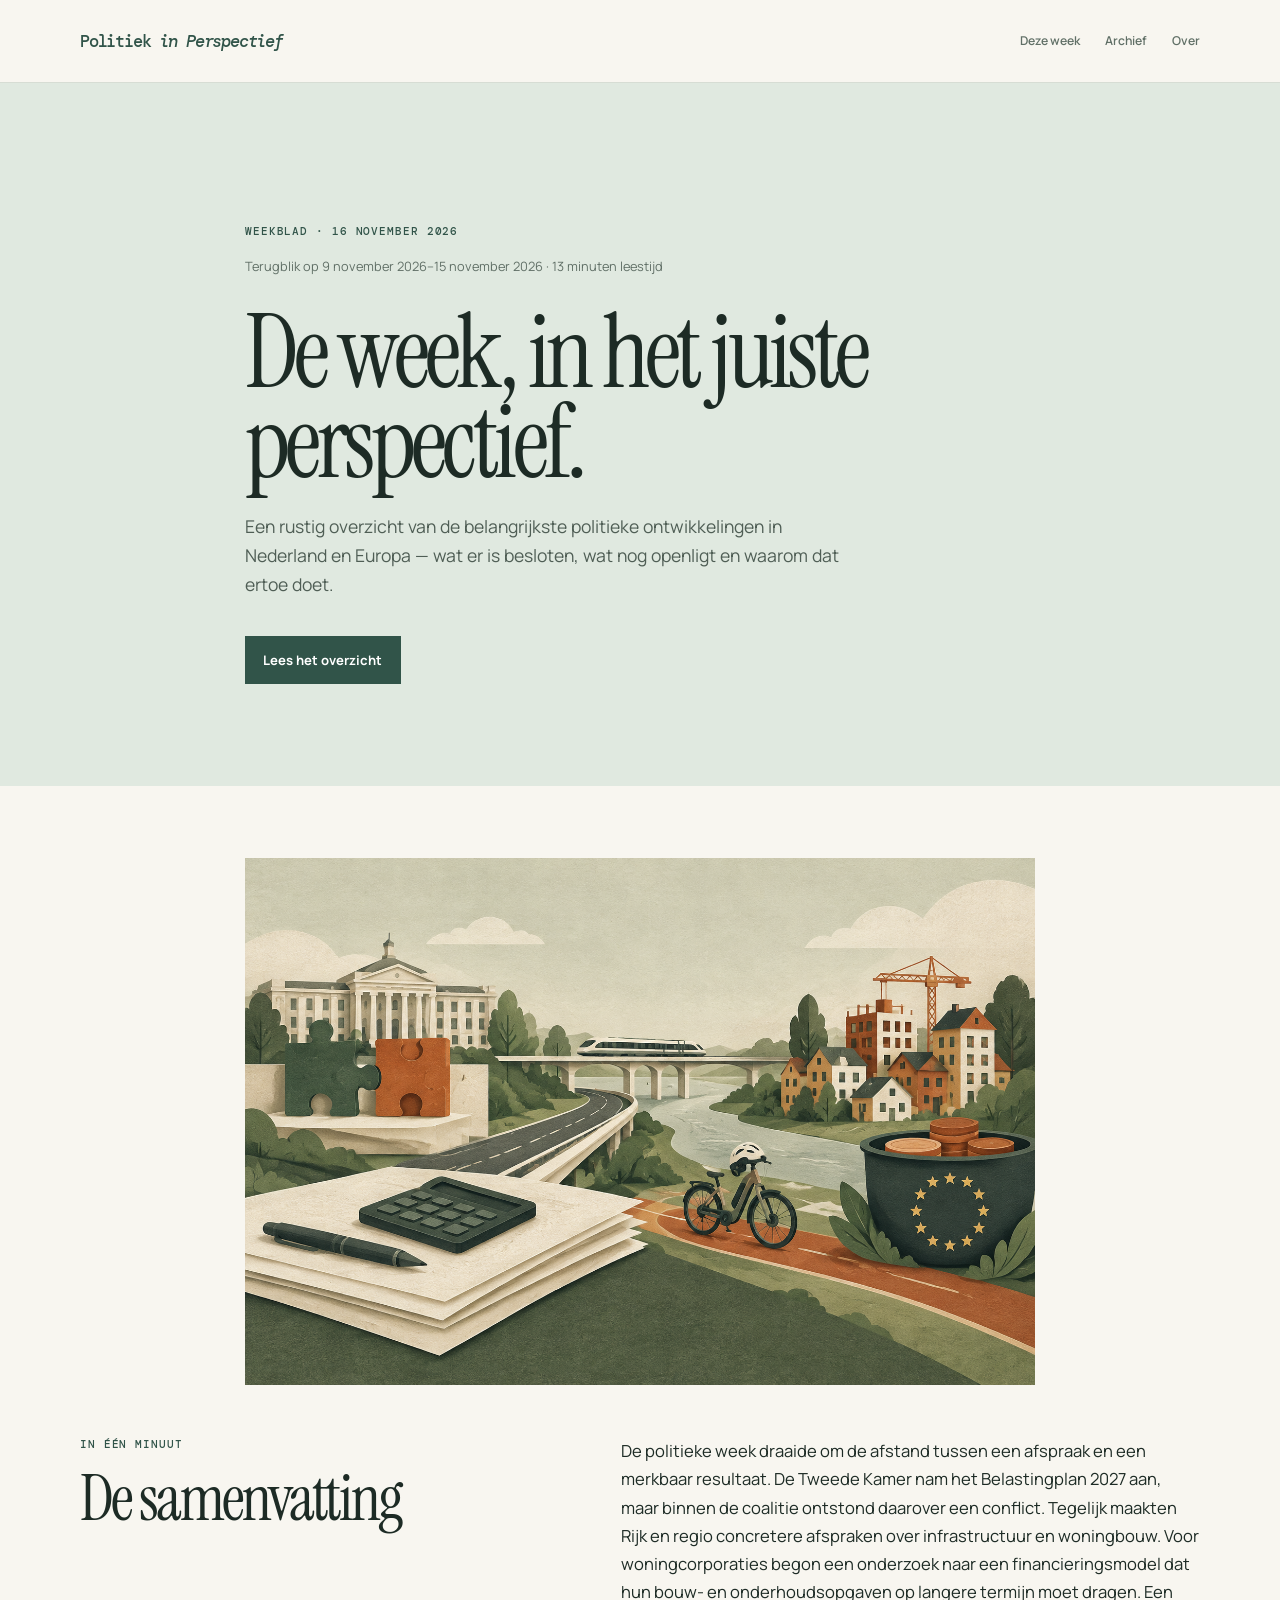
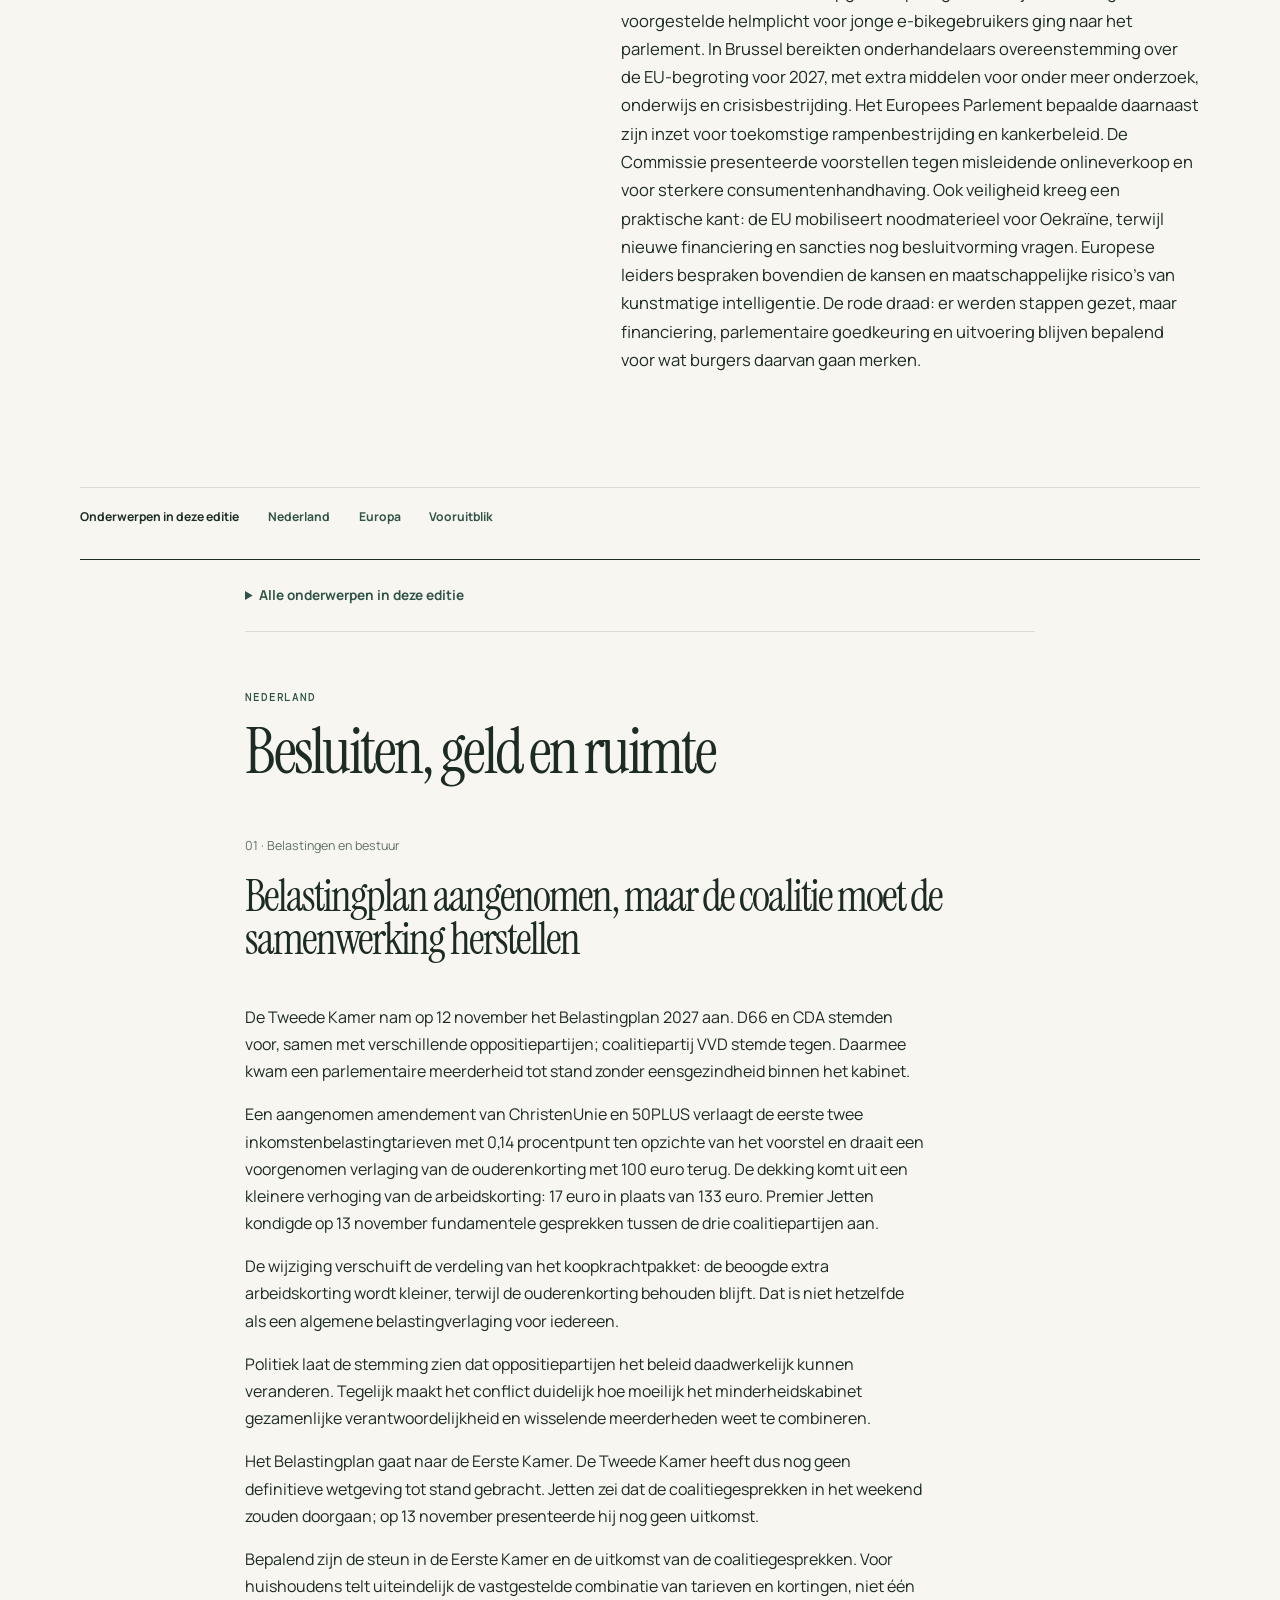
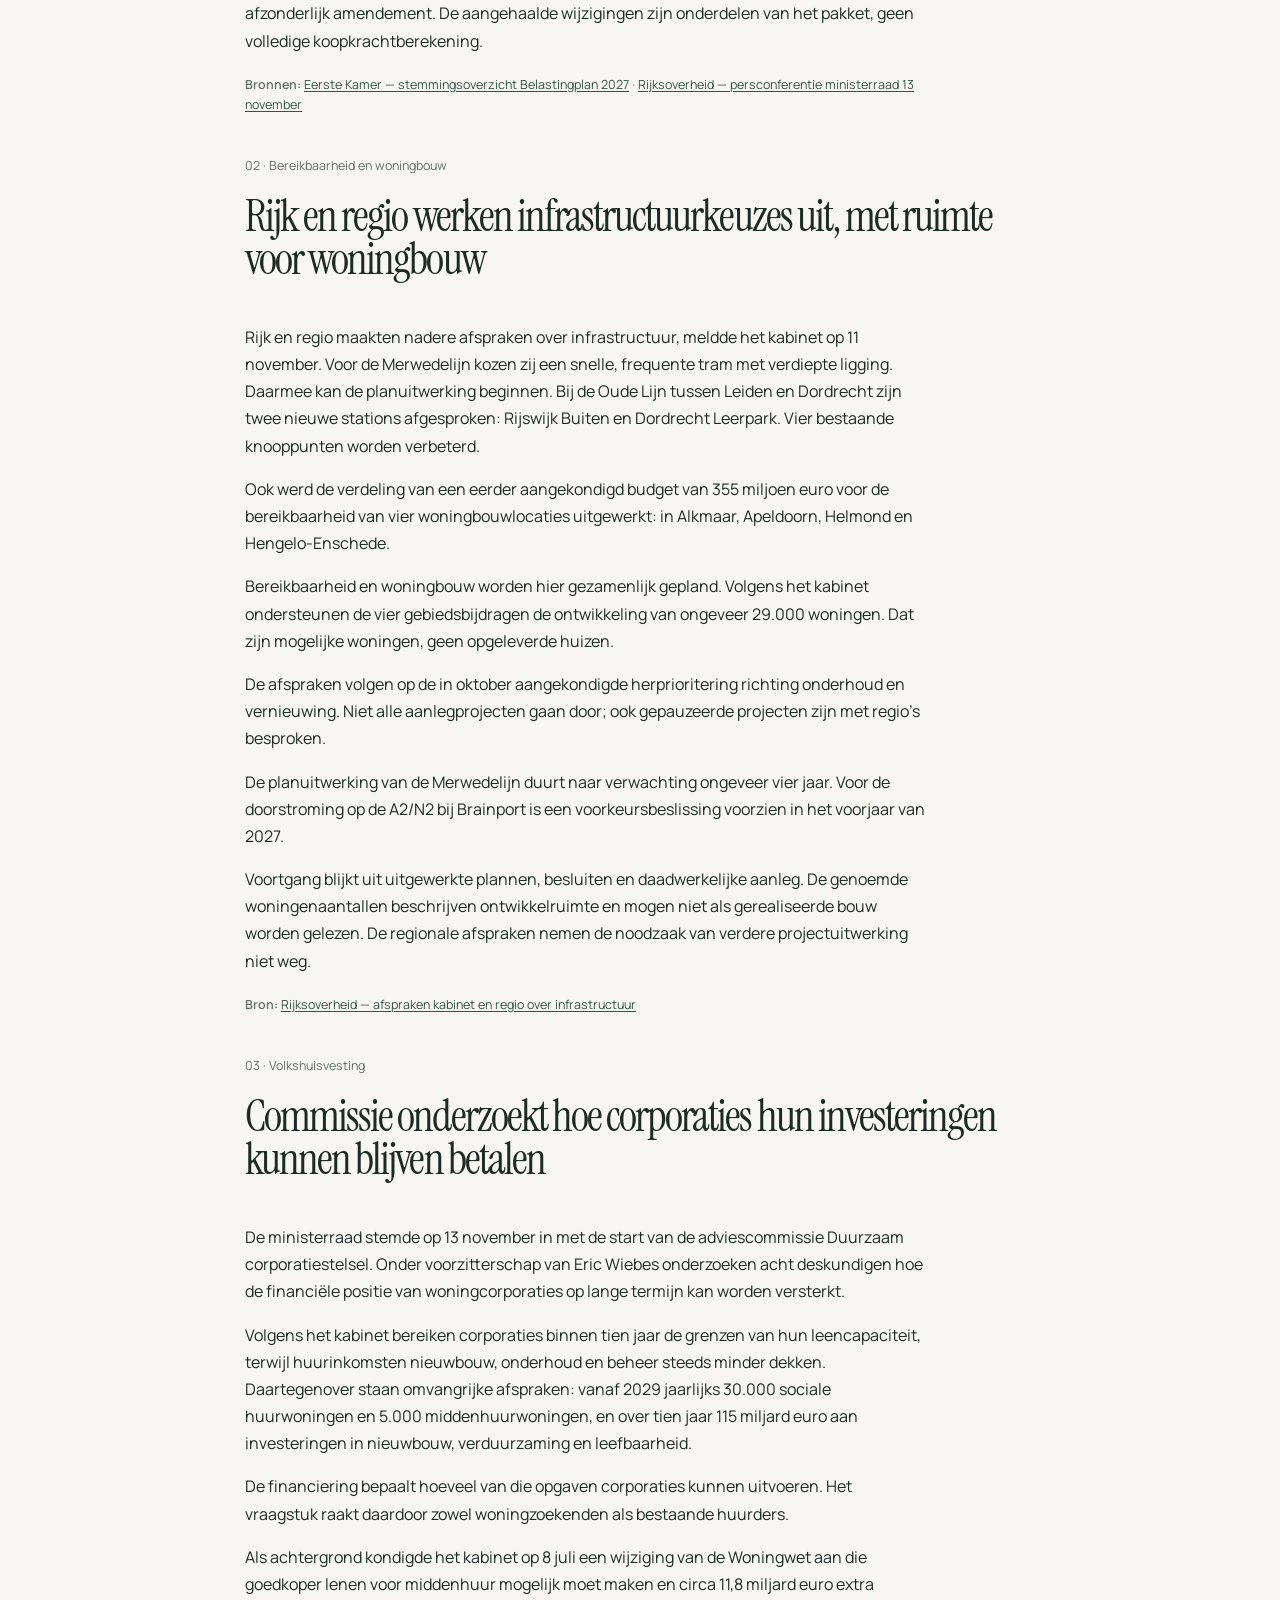
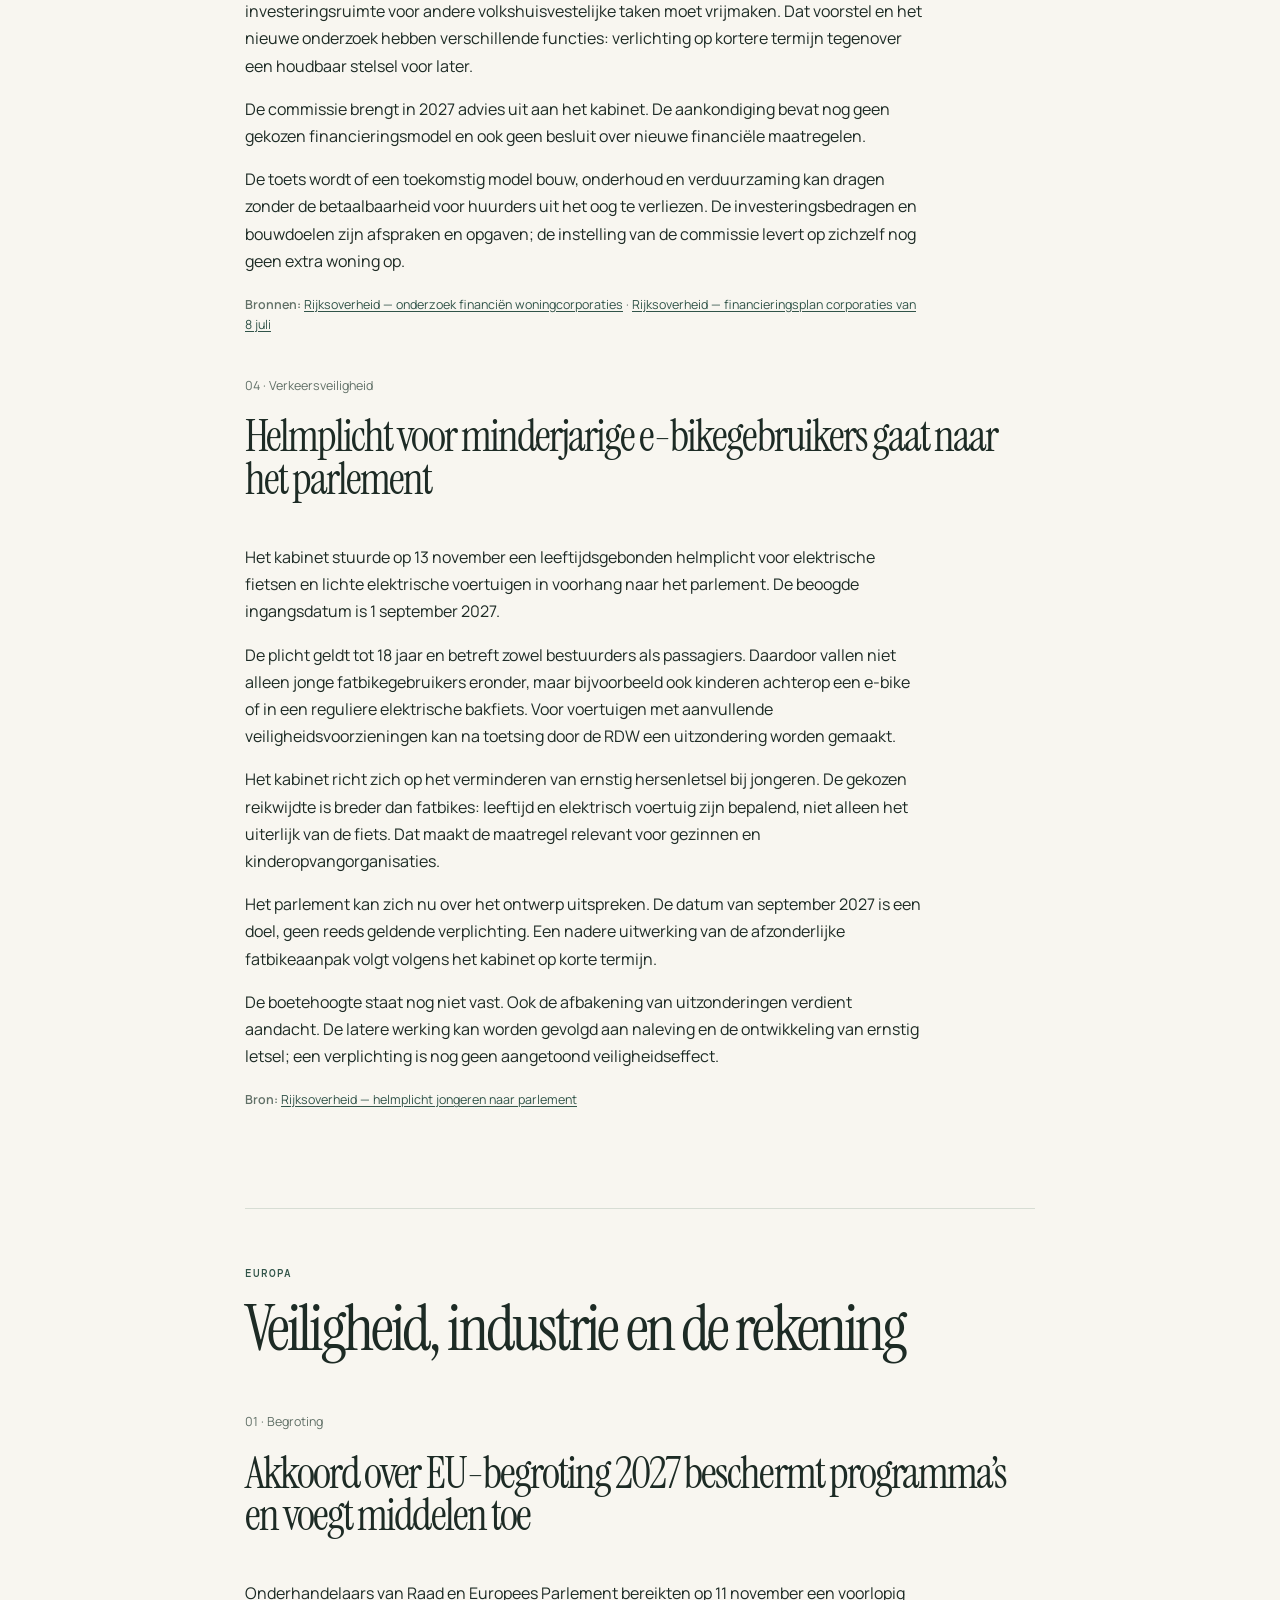
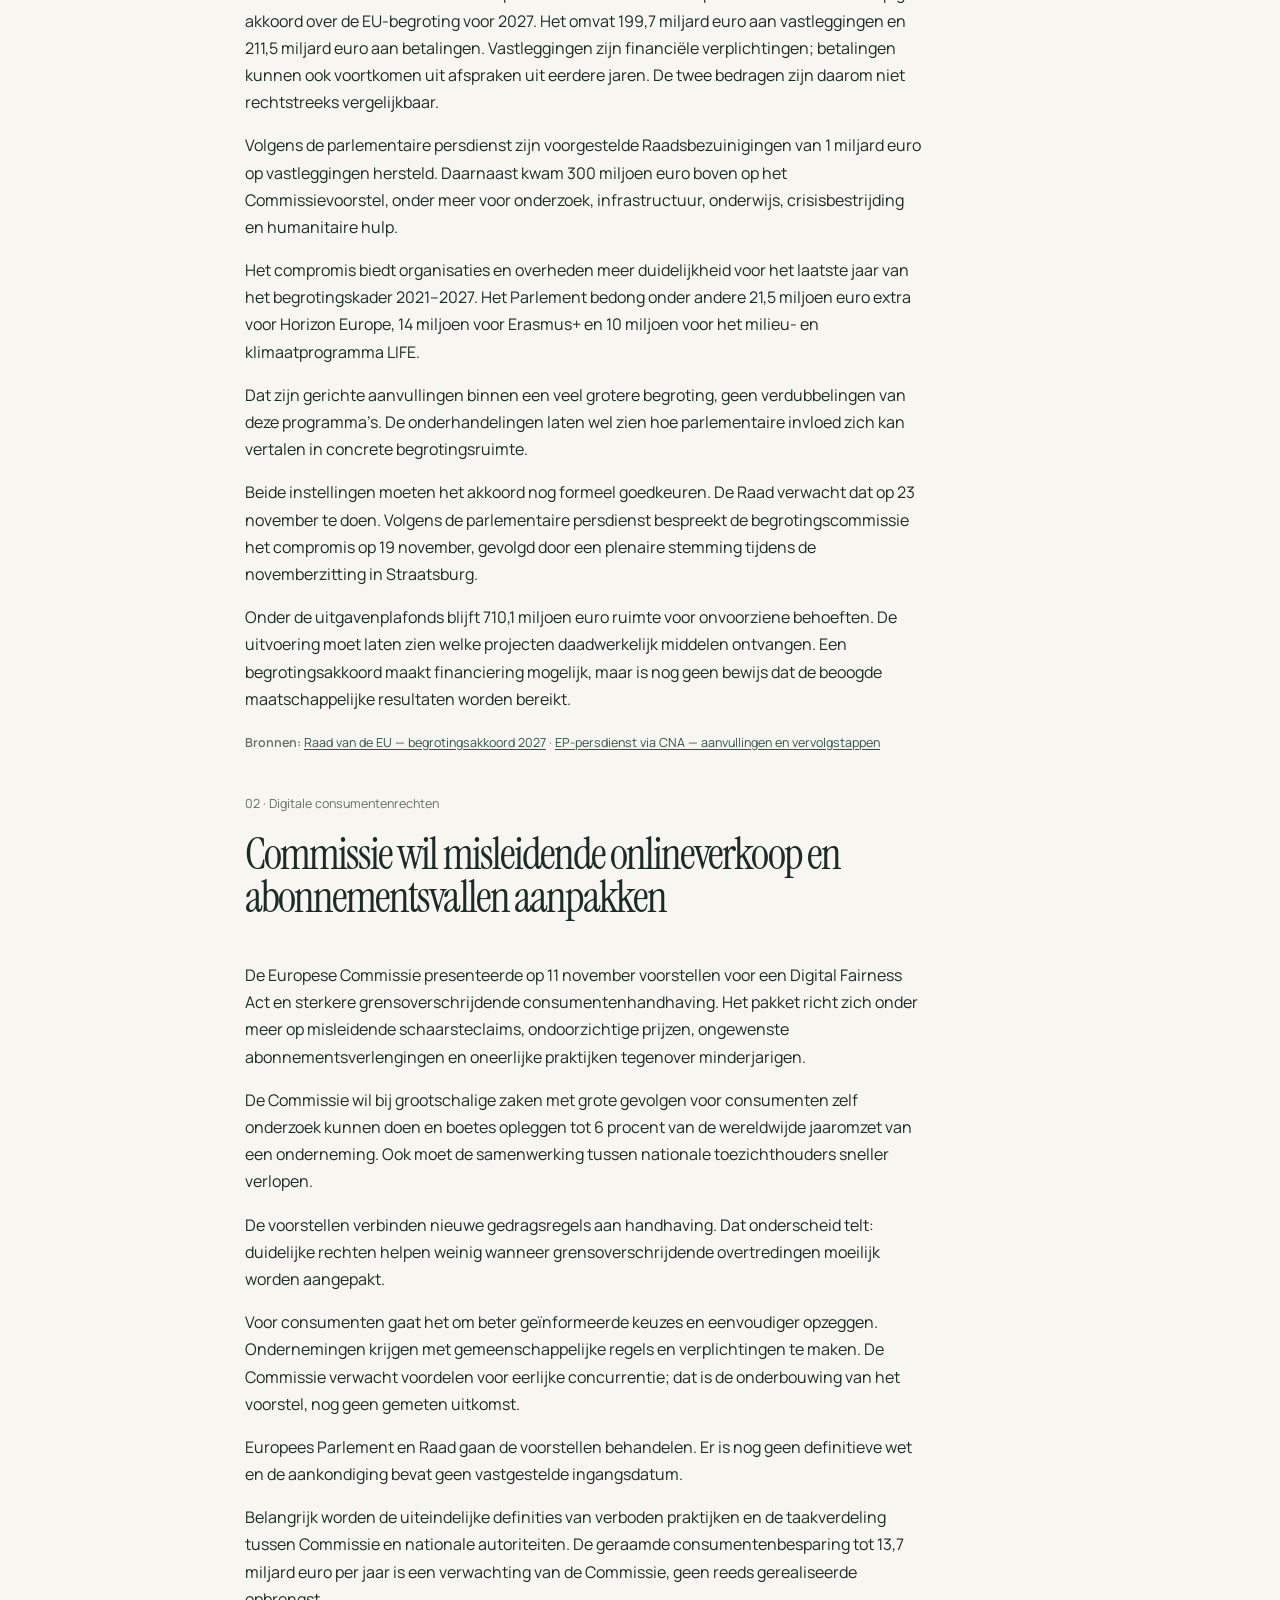
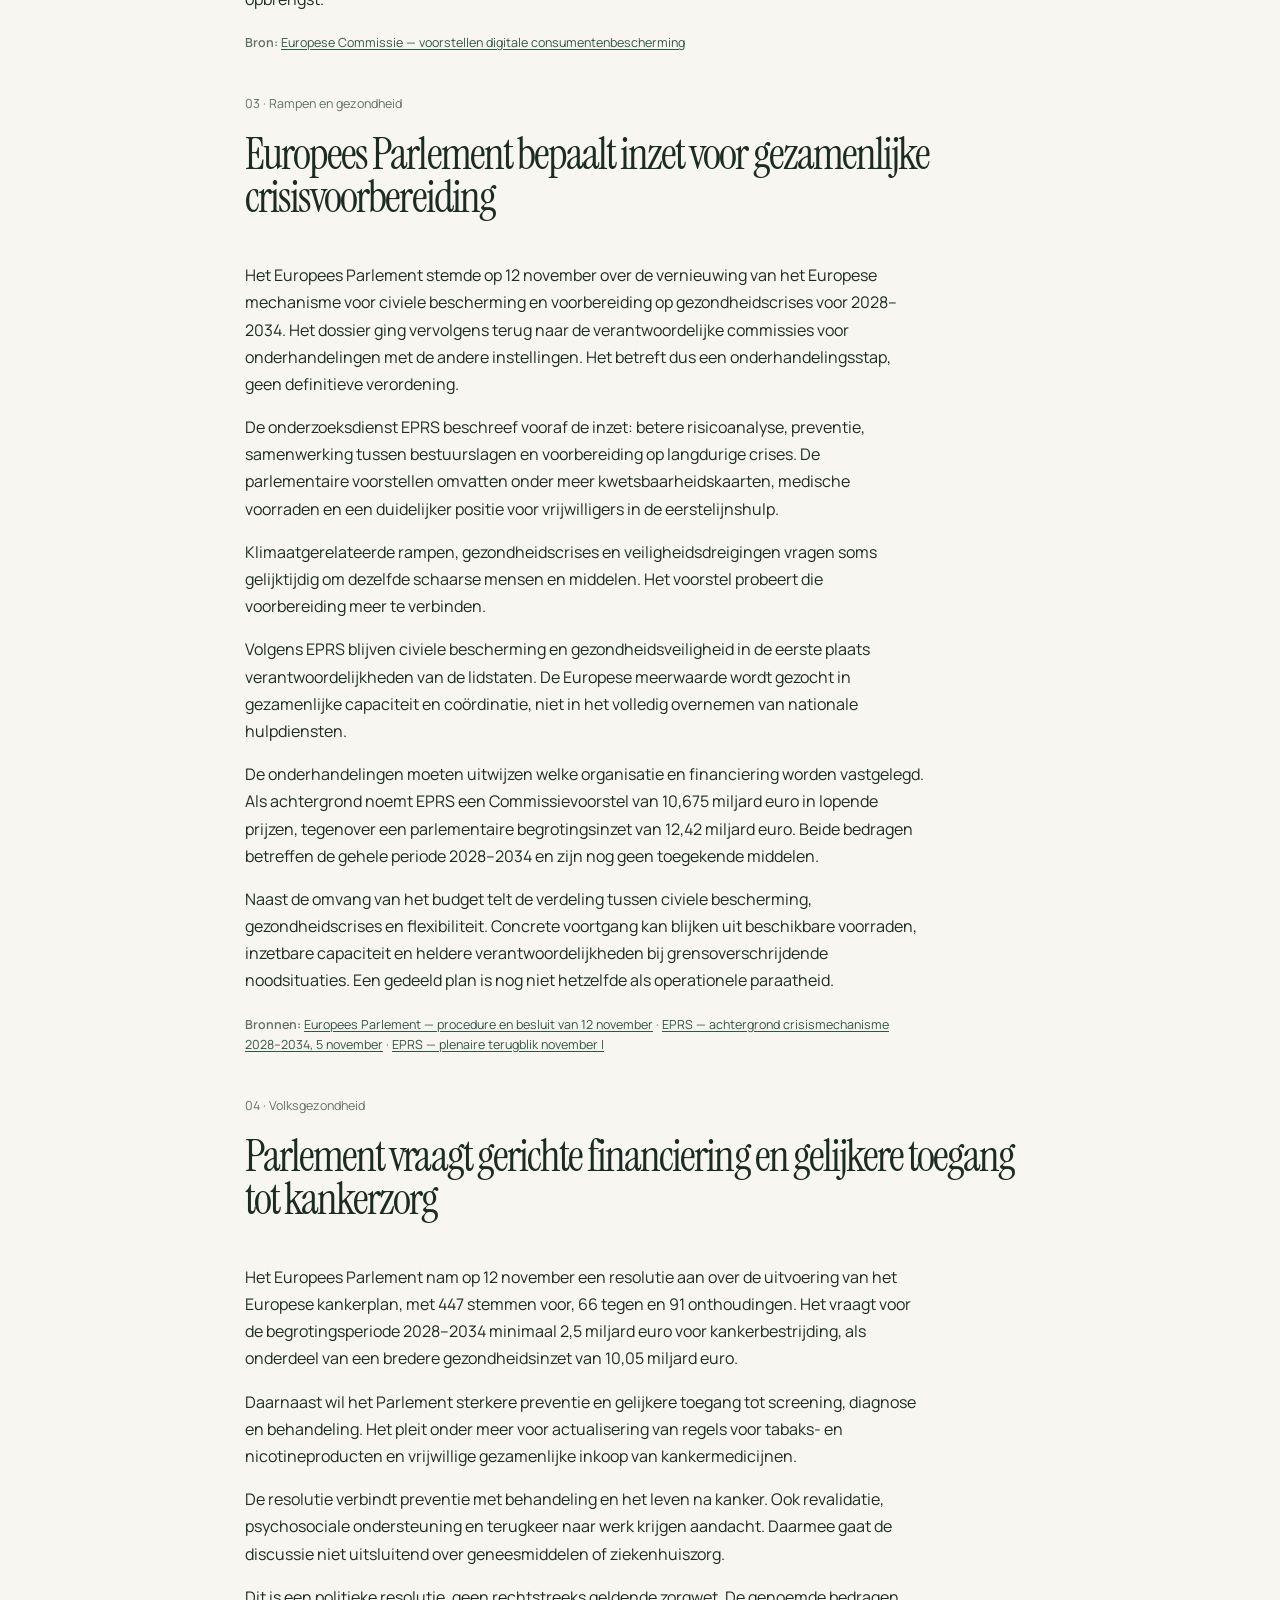
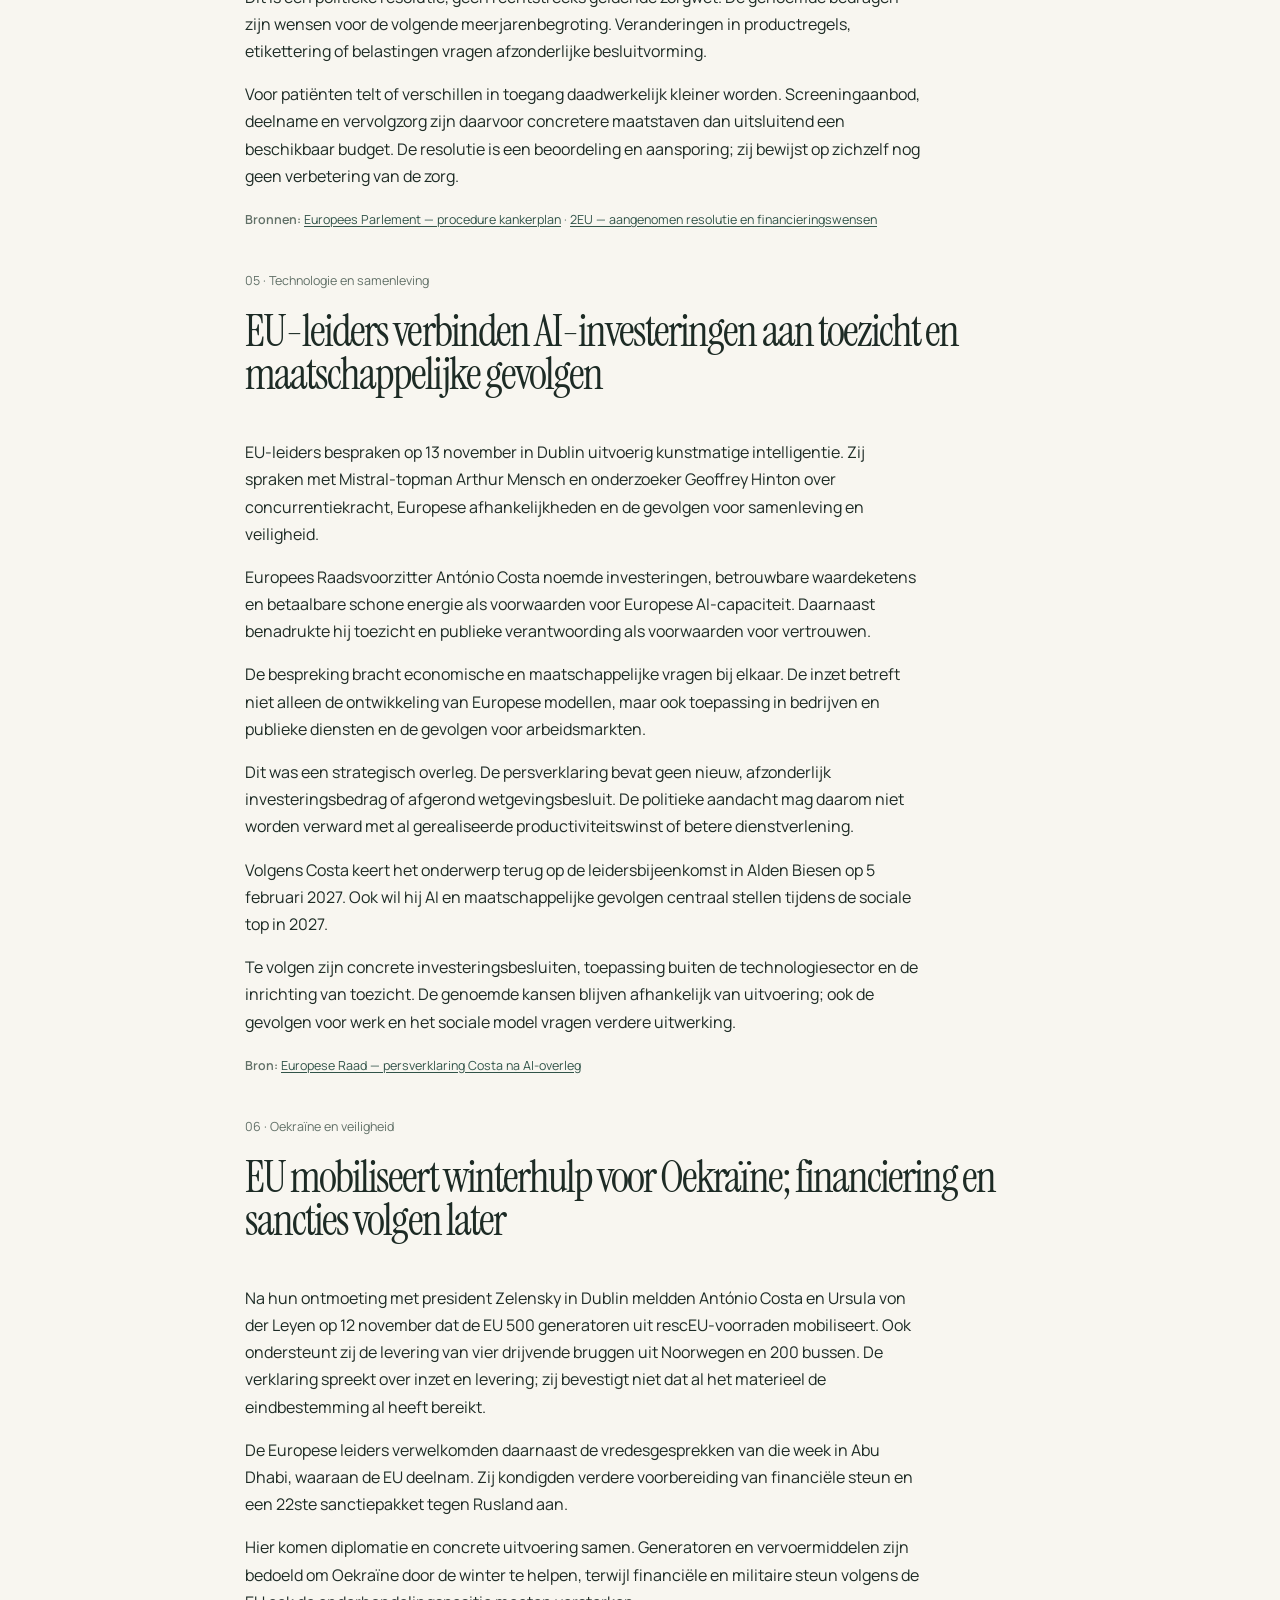
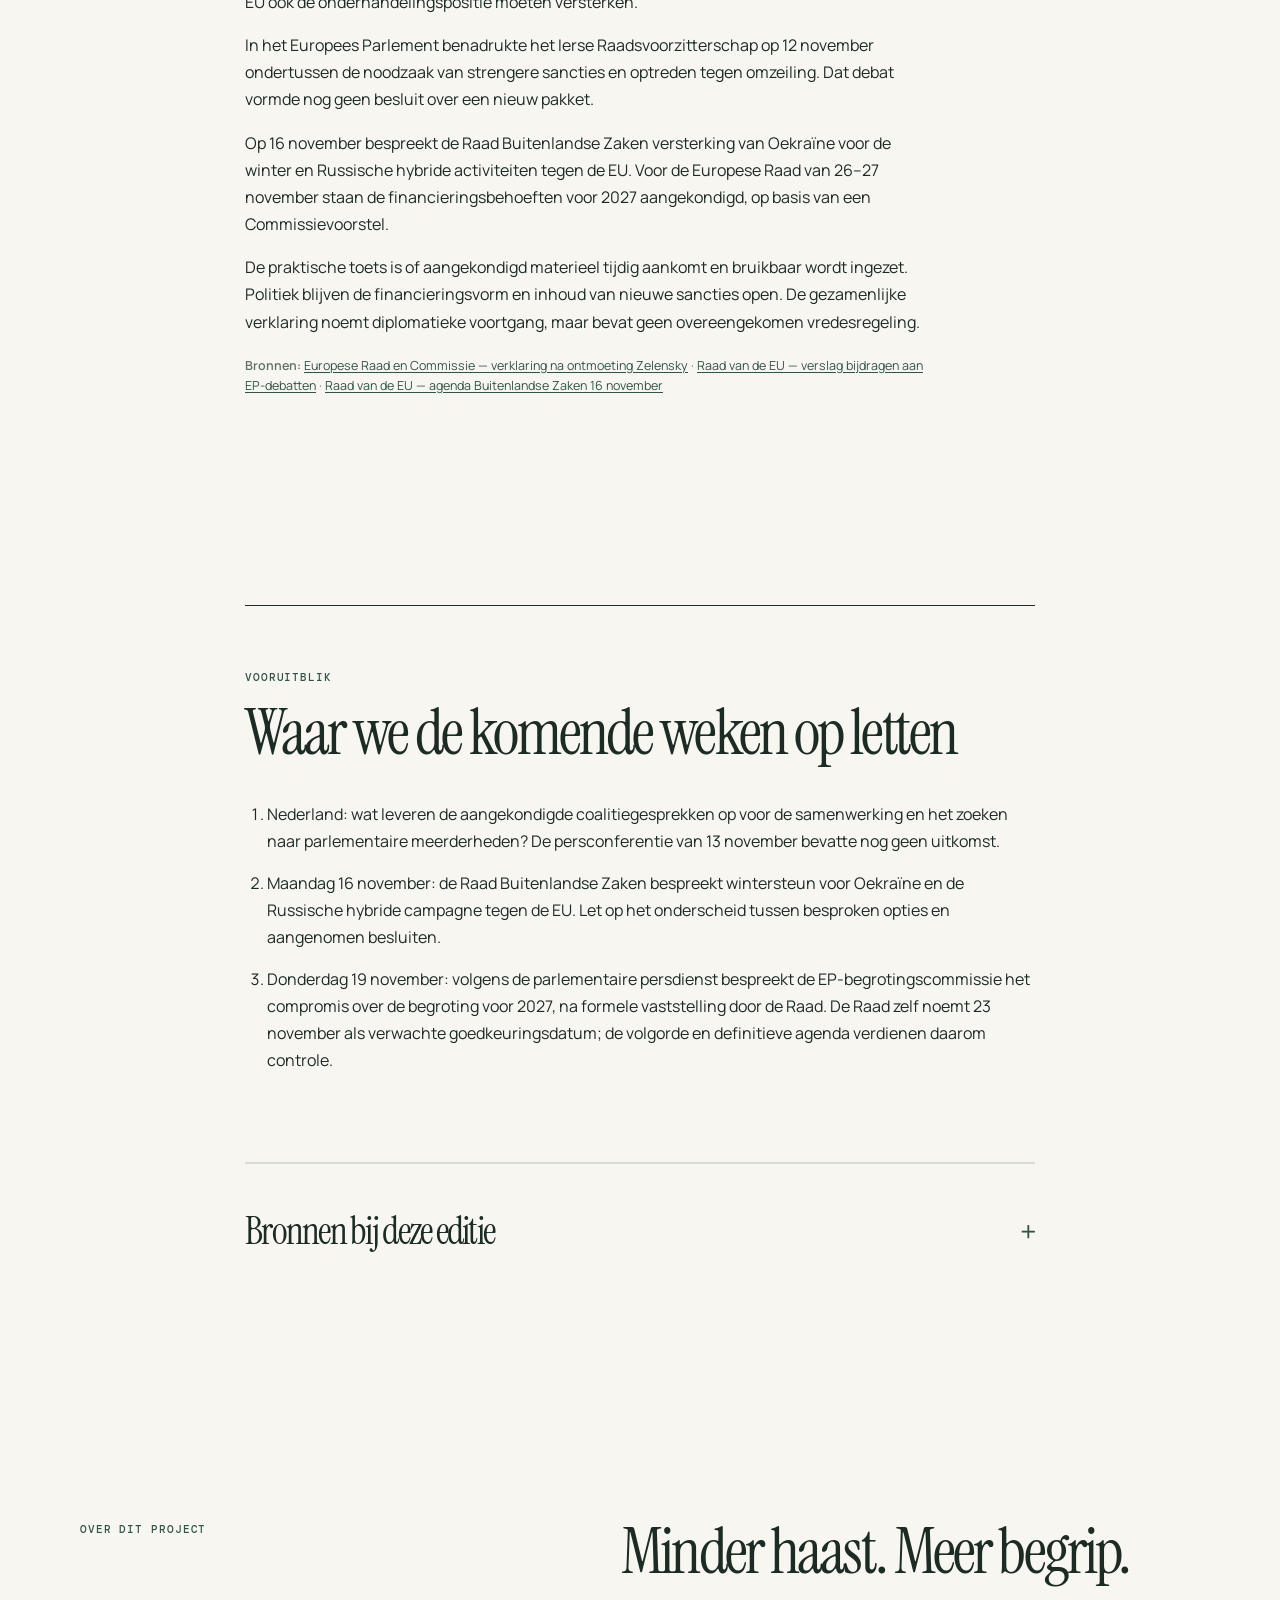
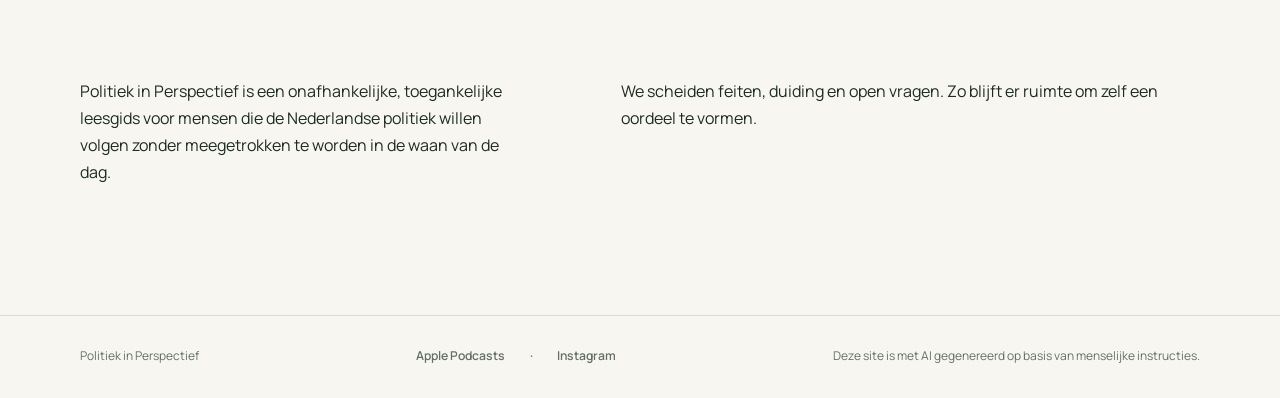
<file: edities/2026-11-15.html>
<!doctype html>
<html lang="nl"><head><meta charset="utf-8"><meta name="viewport" content="width=device-width, initial-scale=1"><meta name="description" content="Wekelijkse politieke context van 9 november 2026–15 november 2026."><title>Weekblad 9 november 2026–15 november 2026 — Politiek in Perspectief</title><link rel="stylesheet" href="../assets/styles.css"></head>
<body><a class="skip-link" href="#inhoud">Direct naar de inhoud</a><header class="site-header"><div class="shell header-inner"><a class="wordmark" href="../index.html">Politiek <span>in Perspectief</span></a><nav aria-label="Hoofdnavigatie"><a href="../index.html">Deze week</a><a href="../archief.html">Archief</a><a href="#over">Over</a></nav></div></header>
<main id="inhoud"><section class="hero"><div class="shell hero-inner"><p class="eyebrow">WEEKBLAD · 16 NOVEMBER 2026</p><p class="edition-meta">Terugblik op 9 november 2026–15 november 2026 · 13 minuten leestijd</p><h1>De week, in het juiste perspectief.</h1><p class="intro">Een rustig overzicht van de belangrijkste politieke ontwikkelingen in Nederland en Europa — wat er is besloten, wat nog openligt en waarom dat ertoe doet.</p><a class="button" href="#samenvatting">Lees het overzicht</a></div></section>
<figure class="edition-illustration shell"><img src="../assets/edities/2026-11-15.webp" alt="Abstracte redactionele illustratie bij de politieke week van 9 november 2026–15 november 2026." width="1536" height="1024"></figure>
<section class="brief shell" id="samenvatting"><div class="brief-label"><p class="eyebrow">IN ÉÉN MINUUT</p><h2>De samenvatting</h2></div><div class="brief-copy"><p>De politieke week draaide om de afstand tussen een afspraak en een merkbaar resultaat. De Tweede Kamer nam het Belastingplan 2027 aan, maar binnen de coalitie ontstond daarover een conflict. Tegelijk maakten Rijk en regio concretere afspraken over infrastructuur en woningbouw. Voor woningcorporaties begon een onderzoek naar een financieringsmodel dat hun bouw- en onderhoudsopgaven op langere termijn moet dragen. Een voorgestelde helmplicht voor jonge e-bikegebruikers ging naar het parlement.

In Brussel bereikten onderhandelaars overeenstemming over de EU-begroting voor 2027, met extra middelen voor onder meer onderzoek, onderwijs en crisisbestrijding. Het Europees Parlement bepaalde daarnaast zijn inzet voor toekomstige rampenbestrijding en kankerbeleid. De Commissie presenteerde voorstellen tegen misleidende onlineverkoop en voor sterkere consumentenhandhaving.

Ook veiligheid kreeg een praktische kant: de EU mobiliseert noodmaterieel voor Oekraïne, terwijl nieuwe financiering en sancties nog besluitvorming vragen. Europese leiders bespraken bovendien de kansen en maatschappelijke risico’s van kunstmatige intelligentie. De rode draad: er werden stappen gezet, maar financiering, parlementaire goedkeuring en uitvoering blijven bepalend voor wat burgers daarvan gaan merken.</p></div></section>
<nav class="edition-nav shell" aria-label="Onderwerpen in deze editie"><p>Onderwerpen in deze editie</p><a href="#nederland">Nederland</a><a href="#europa">Europa</a><a href="#vooruitblik">Vooruitblik</a></nav>
<details class="edition-contents shell"><summary>Alle onderwerpen in deze editie</summary><ol><li><a href="#nederland-1">Belastingplan aangenomen, maar de coalitie moet de samenwerking herstellen</a></li><li><a href="#nederland-2">Rijk en regio werken infrastructuurkeuzes uit, met ruimte voor woningbouw</a></li><li><a href="#nederland-3">Commissie onderzoekt hoe corporaties hun investeringen kunnen blijven betalen</a></li><li><a href="#nederland-4">Helmplicht voor minderjarige e-bikegebruikers gaat naar het parlement</a></li><li><a href="#europa-1">Akkoord over EU-begroting 2027 beschermt programma’s en voegt middelen toe</a></li><li><a href="#europa-2">Commissie wil misleidende onlineverkoop en abonnementsvallen aanpakken</a></li><li><a href="#europa-3">Europees Parlement bepaalt inzet voor gezamenlijke crisisvoorbereiding</a></li><li><a href="#europa-4">Parlement vraagt gerichte financiering en gelijkere toegang tot kankerzorg</a></li><li><a href="#europa-5">EU-leiders verbinden AI-investeringen aan toezicht en maatschappelijke gevolgen</a></li><li><a href="#europa-6">EU mobiliseert winterhulp voor Oekraïne; financiering en sancties volgen later</a></li></ol></details>

  <section class="news-section" id="nederland">
    <div class="section-inner">
      <p class="eyebrow">NEDERLAND</p>
      <h2>Besluiten, geld en ruimte</h2>
      <article class="news-item" id="nederland-1">
        <p class="news-meta">01 · Belastingen en bestuur</p>
        <h3>Belastingplan aangenomen, maar de coalitie moet de samenwerking herstellen</h3>
        <div class="story-body"><p class="news-copy">De Tweede Kamer nam op 12 november het Belastingplan 2027 aan. D66 en CDA stemden voor, samen met verschillende oppositiepartijen; coalitiepartij VVD stemde tegen. Daarmee kwam een parlementaire meerderheid tot stand zonder eensgezindheid binnen het kabinet.</p>
<p class="news-copy">Een aangenomen amendement van ChristenUnie en 50PLUS verlaagt de eerste twee inkomstenbelastingtarieven met 0,14 procentpunt ten opzichte van het voorstel en draait een voorgenomen verlaging van de ouderenkorting met 100 euro terug. De dekking komt uit een kleinere verhoging van de arbeidskorting: 17 euro in plaats van 133 euro. Premier Jetten kondigde op 13 november fundamentele gesprekken tussen de drie coalitiepartijen aan.</p>
<p class="news-copy">De wijziging verschuift de verdeling van het koopkrachtpakket: de beoogde extra arbeidskorting wordt kleiner, terwijl de ouderenkorting behouden blijft. Dat is niet hetzelfde als een algemene belastingverlaging voor iedereen.</p>
<p class="news-copy">Politiek laat de stemming zien dat oppositiepartijen het beleid daadwerkelijk kunnen veranderen. Tegelijk maakt het conflict duidelijk hoe moeilijk het minderheidskabinet gezamenlijke verantwoordelijkheid en wisselende meerderheden weet te combineren.</p>
<p class="news-copy">Het Belastingplan gaat naar de Eerste Kamer. De Tweede Kamer heeft dus nog geen definitieve wetgeving tot stand gebracht. Jetten zei dat de coalitiegesprekken in het weekend zouden doorgaan; op 13 november presenteerde hij nog geen uitkomst.</p>
<p class="news-copy">Bepalend zijn de steun in de Eerste Kamer en de uitkomst van de coalitiegesprekken. Voor huishoudens telt uiteindelijk de vastgestelde combinatie van tarieven en kortingen, niet één afzonderlijk amendement. De aangehaalde wijzigingen zijn onderdelen van het pakket, geen volledige koopkrachtberekening.</p></div>
        <p class="article-sources"><span>Bronnen:</span> <a href="https://www.eerstekamer.nl/behandeling/20261112/stemmingsoverzicht_tweede_kamer_4" rel="noopener noreferrer">Eerste Kamer — stemmingsoverzicht Belastingplan 2027</a><span aria-hidden="true"> · </span><a href="https://www.rijksoverheid.nl/documenten/2026/11/13/letterlijke-tekst-persconferentie-na-ministerraad-13-november-2026" rel="noopener noreferrer">Rijksoverheid — persconferentie ministerraad 13 november</a></p>
      </article>
<article class="news-item" id="nederland-2">
        <p class="news-meta">02 · Bereikbaarheid en woningbouw</p>
        <h3>Rijk en regio werken infrastructuurkeuzes uit, met ruimte voor woningbouw</h3>
        <div class="story-body"><p class="news-copy">Rijk en regio maakten nadere afspraken over infrastructuur, meldde het kabinet op 11 november. Voor de Merwedelijn kozen zij een snelle, frequente tram met verdiepte ligging. Daarmee kan de planuitwerking beginnen. Bij de Oude Lijn tussen Leiden en Dordrecht zijn twee nieuwe stations afgesproken: Rijswijk Buiten en Dordrecht Leerpark. Vier bestaande knooppunten worden verbeterd.</p>
<p class="news-copy">Ook werd de verdeling van een eerder aangekondigd budget van 355 miljoen euro voor de bereikbaarheid van vier woningbouwlocaties uitgewerkt: in Alkmaar, Apeldoorn, Helmond en Hengelo-Enschede.</p>
<p class="news-copy">Bereikbaarheid en woningbouw worden hier gezamenlijk gepland. Volgens het kabinet ondersteunen de vier gebiedsbijdragen de ontwikkeling van ongeveer 29.000 woningen. Dat zijn mogelijke woningen, geen opgeleverde huizen.</p>
<p class="news-copy">De afspraken volgen op de in oktober aangekondigde herprioritering richting onderhoud en vernieuwing. Niet alle aanlegprojecten gaan door; ook gepauzeerde projecten zijn met regio’s besproken.</p>
<p class="news-copy">De planuitwerking van de Merwedelijn duurt naar verwachting ongeveer vier jaar. Voor de doorstroming op de A2/N2 bij Brainport is een voorkeursbeslissing voorzien in het voorjaar van 2027.</p>
<p class="news-copy">Voortgang blijkt uit uitgewerkte plannen, besluiten en daadwerkelijke aanleg. De genoemde woningenaantallen beschrijven ontwikkelruimte en mogen niet als gerealiseerde bouw worden gelezen. De regionale afspraken nemen de noodzaak van verdere projectuitwerking niet weg.</p></div>
        <p class="article-sources"><span>Bron:</span> <a href="https://www.rijksoverheid.nl/actueel/nieuws/2026/11/11/kabinet-en-regio-geven-verdere-invulling-aan-prioritering" rel="noopener noreferrer">Rijksoverheid — afspraken kabinet en regio over infrastructuur</a></p>
      </article>
<article class="news-item" id="nederland-3">
        <p class="news-meta">03 · Volkshuisvesting</p>
        <h3>Commissie onderzoekt hoe corporaties hun investeringen kunnen blijven betalen</h3>
        <div class="story-body"><p class="news-copy">De ministerraad stemde op 13 november in met de start van de adviescommissie Duurzaam corporatiestelsel. Onder voorzitterschap van Eric Wiebes onderzoeken acht deskundigen hoe de financiële positie van woningcorporaties op lange termijn kan worden versterkt.</p>
<p class="news-copy">Volgens het kabinet bereiken corporaties binnen tien jaar de grenzen van hun leencapaciteit, terwijl huurinkomsten nieuwbouw, onderhoud en beheer steeds minder dekken. Daartegenover staan omvangrijke afspraken: vanaf 2029 jaarlijks 30.000 sociale huurwoningen en 5.000 middenhuurwoningen, en over tien jaar 115 miljard euro aan investeringen in nieuwbouw, verduurzaming en leefbaarheid.</p>
<p class="news-copy">De financiering bepaalt hoeveel van die opgaven corporaties kunnen uitvoeren. Het vraagstuk raakt daardoor zowel woningzoekenden als bestaande huurders.</p>
<p class="news-copy">Als achtergrond kondigde het kabinet op 8 juli een wijziging van de Woningwet aan die goedkoper lenen voor middenhuur mogelijk moet maken en circa 11,8 miljard euro extra investeringsruimte voor andere volkshuisvestelijke taken moet vrijmaken. Dat voorstel en het nieuwe onderzoek hebben verschillende functies: verlichting op kortere termijn tegenover een houdbaar stelsel voor later.</p>
<p class="news-copy">De commissie brengt in 2027 advies uit aan het kabinet. De aankondiging bevat nog geen gekozen financieringsmodel en ook geen besluit over nieuwe financiële maatregelen.</p>
<p class="news-copy">De toets wordt of een toekomstig model bouw, onderhoud en verduurzaming kan dragen zonder de betaalbaarheid voor huurders uit het oog te verliezen. De investeringsbedragen en bouwdoelen zijn afspraken en opgaven; de instelling van de commissie levert op zichzelf nog geen extra woning op.</p></div>
        <p class="article-sources"><span>Bronnen:</span> <a href="https://www.rijksoverheid.nl/actueel/nieuws/2026/11/13/commissie-onderzoekt-verbetering-financien-woningcorporaties" rel="noopener noreferrer">Rijksoverheid — onderzoek financiën woningcorporaties</a><span aria-hidden="true"> · </span><a href="https://www.rijksoverheid.nl/actueel/nieuws/2026/07/08/kabinet-gaat-woningcorporaties-meer-ruimte-geven-voor-bouw-middenhuurwoningen" rel="noopener noreferrer">Rijksoverheid — financieringsplan corporaties van 8 juli</a></p>
      </article>
<article class="news-item" id="nederland-4">
        <p class="news-meta">04 · Verkeersveiligheid</p>
        <h3>Helmplicht voor minderjarige e-bikegebruikers gaat naar het parlement</h3>
        <div class="story-body"><p class="news-copy">Het kabinet stuurde op 13 november een leeftijdsgebonden helmplicht voor elektrische fietsen en lichte elektrische voertuigen in voorhang naar het parlement. De beoogde ingangsdatum is 1 september 2027.</p>
<p class="news-copy">De plicht geldt tot 18 jaar en betreft zowel bestuurders als passagiers. Daardoor vallen niet alleen jonge fatbikegebruikers eronder, maar bijvoorbeeld ook kinderen achterop een e-bike of in een reguliere elektrische bakfiets. Voor voertuigen met aanvullende veiligheidsvoorzieningen kan na toetsing door de RDW een uitzondering worden gemaakt.</p>
<p class="news-copy">Het kabinet richt zich op het verminderen van ernstig hersenletsel bij jongeren. De gekozen reikwijdte is breder dan fatbikes: leeftijd en elektrisch voertuig zijn bepalend, niet alleen het uiterlijk van de fiets. Dat maakt de maatregel relevant voor gezinnen en kinderopvangorganisaties.</p>
<p class="news-copy">Het parlement kan zich nu over het ontwerp uitspreken. De datum van september 2027 is een doel, geen reeds geldende verplichting. Een nadere uitwerking van de afzonderlijke fatbikeaanpak volgt volgens het kabinet op korte termijn.</p>
<p class="news-copy">De boetehoogte staat nog niet vast. Ook de afbakening van uitzonderingen verdient aandacht. De latere werking kan worden gevolgd aan naleving en de ontwikkeling van ernstig letsel; een verplichting is nog geen aangetoond veiligheidseffect.</p></div>
        <p class="article-sources"><span>Bron:</span> <a href="https://www.rijksoverheid.nl/actueel/nieuws/2026/11/13/helmplicht-voor-jongeren-op-fatbikes-en-andere-e-bikes-gaat-naar-tweede-kamer" rel="noopener noreferrer">Rijksoverheid — helmplicht jongeren naar parlement</a></p>
      </article>
    </div>
  </section>

  <section class="news-section" id="europa">
    <div class="section-inner">
      <p class="eyebrow">EUROPA</p>
      <h2>Veiligheid, industrie en de rekening</h2>
      <article class="news-item" id="europa-1">
        <p class="news-meta">01 · Begroting</p>
        <h3>Akkoord over EU-begroting 2027 beschermt programma’s en voegt middelen toe</h3>
        <div class="story-body"><p class="news-copy">Onderhandelaars van Raad en Europees Parlement bereikten op 11 november een voorlopig akkoord over de EU-begroting voor 2027. Het omvat 199,7 miljard euro aan vastleggingen en 211,5 miljard euro aan betalingen. Vastleggingen zijn financiële verplichtingen; betalingen kunnen ook voortkomen uit afspraken uit eerdere jaren. De twee bedragen zijn daarom niet rechtstreeks vergelijkbaar.</p>
<p class="news-copy">Volgens de parlementaire persdienst zijn voorgestelde Raadsbezuinigingen van 1 miljard euro op vastleggingen hersteld. Daarnaast kwam 300 miljoen euro boven op het Commissievoorstel, onder meer voor onderzoek, infrastructuur, onderwijs, crisisbestrijding en humanitaire hulp.</p>
<p class="news-copy">Het compromis biedt organisaties en overheden meer duidelijkheid voor het laatste jaar van het begrotingskader 2021–2027. Het Parlement bedong onder andere 21,5 miljoen euro extra voor Horizon Europe, 14 miljoen voor Erasmus+ en 10 miljoen voor het milieu- en klimaatprogramma LIFE.</p>
<p class="news-copy">Dat zijn gerichte aanvullingen binnen een veel grotere begroting, geen verdubbelingen van deze programma’s. De onderhandelingen laten wel zien hoe parlementaire invloed zich kan vertalen in concrete begrotingsruimte.</p>
<p class="news-copy">Beide instellingen moeten het akkoord nog formeel goedkeuren. De Raad verwacht dat op 23 november te doen. Volgens de parlementaire persdienst bespreekt de begrotingscommissie het compromis op 19 november, gevolgd door een plenaire stemming tijdens de novemberzitting in Straatsburg.</p>
<p class="news-copy">Onder de uitgavenplafonds blijft 710,1 miljoen euro ruimte voor onvoorziene behoeften. De uitvoering moet laten zien welke projecten daadwerkelijk middelen ontvangen. Een begrotingsakkoord maakt financiering mogelijk, maar is nog geen bewijs dat de beoogde maatschappelijke resultaten worden bereikt.</p></div>
        <p class="article-sources"><span>Bronnen:</span> <a href="https://www.consilium.europa.eu/en/press/press-releases/2026/11/11/eu-budget-for-2027-council-and-parliament-reach-agreement/" rel="noopener noreferrer">Raad van de EU — begrotingsakkoord 2027</a><span aria-hidden="true"> · </span><a href="https://cna.org.cy/en/press_releases/article/11182960/press-release-european-parliament" rel="noopener noreferrer">EP-persdienst via CNA — aanvullingen en vervolgstappen</a></p>
      </article>
<article class="news-item" id="europa-2">
        <p class="news-meta">02 · Digitale consumentenrechten</p>
        <h3>Commissie wil misleidende onlineverkoop en abonnementsvallen aanpakken</h3>
        <div class="story-body"><p class="news-copy">De Europese Commissie presenteerde op 11 november voorstellen voor een Digital Fairness Act en sterkere grensoverschrijdende consumentenhandhaving. Het pakket richt zich onder meer op misleidende schaarsteclaims, ondoorzichtige prijzen, ongewenste abonnementsverlengingen en oneerlijke praktijken tegenover minderjarigen.</p>
<p class="news-copy">De Commissie wil bij grootschalige zaken met grote gevolgen voor consumenten zelf onderzoek kunnen doen en boetes opleggen tot 6 procent van de wereldwijde jaaromzet van een onderneming. Ook moet de samenwerking tussen nationale toezichthouders sneller verlopen.</p>
<p class="news-copy">De voorstellen verbinden nieuwe gedragsregels aan handhaving. Dat onderscheid telt: duidelijke rechten helpen weinig wanneer grensoverschrijdende overtredingen moeilijk worden aangepakt.</p>
<p class="news-copy">Voor consumenten gaat het om beter geïnformeerde keuzes en eenvoudiger opzeggen. Ondernemingen krijgen met gemeenschappelijke regels en verplichtingen te maken. De Commissie verwacht voordelen voor eerlijke concurrentie; dat is de onderbouwing van het voorstel, nog geen gemeten uitkomst.</p>
<p class="news-copy">Europees Parlement en Raad gaan de voorstellen behandelen. Er is nog geen definitieve wet en de aankondiging bevat geen vastgestelde ingangsdatum.</p>
<p class="news-copy">Belangrijk worden de uiteindelijke definities van verboden praktijken en de taakverdeling tussen Commissie en nationale autoriteiten. De geraamde consumentenbesparing tot 13,7 miljard euro per jaar is een verwachting van de Commissie, geen reeds gerealiseerde opbrengst.</p></div>
        <p class="article-sources"><span>Bron:</span> <a href="https://ec.europa.eu/commission/presscorner/api/files/document/print/en/ip_26_2407/IP_26_2407_EN.pdf" rel="noopener noreferrer">Europese Commissie — voorstellen digitale consumentenbescherming</a></p>
      </article>
<article class="news-item" id="europa-3">
        <p class="news-meta">03 · Rampen en gezondheid</p>
        <h3>Europees Parlement bepaalt inzet voor gezamenlijke crisisvoorbereiding</h3>
        <div class="story-body"><p class="news-copy">Het Europees Parlement stemde op 12 november over de vernieuwing van het Europese mechanisme voor civiele bescherming en voorbereiding op gezondheidscrises voor 2028–2034. Het dossier ging vervolgens terug naar de verantwoordelijke commissies voor onderhandelingen met de andere instellingen. Het betreft dus een onderhandelingsstap, geen definitieve verordening.</p>
<p class="news-copy">De onderzoeksdienst EPRS beschreef vooraf de inzet: betere risicoanalyse, preventie, samenwerking tussen bestuurslagen en voorbereiding op langdurige crises. De parlementaire voorstellen omvatten onder meer kwetsbaarheidskaarten, medische voorraden en een duidelijker positie voor vrijwilligers in de eerstelijnshulp.</p>
<p class="news-copy">Klimaatgerelateerde rampen, gezondheidscrises en veiligheidsdreigingen vragen soms gelijktijdig om dezelfde schaarse mensen en middelen. Het voorstel probeert die voorbereiding meer te verbinden.</p>
<p class="news-copy">Volgens EPRS blijven civiele bescherming en gezondheidsveiligheid in de eerste plaats verantwoordelijkheden van de lidstaten. De Europese meerwaarde wordt gezocht in gezamenlijke capaciteit en coördinatie, niet in het volledig overnemen van nationale hulpdiensten.</p>
<p class="news-copy">De onderhandelingen moeten uitwijzen welke organisatie en financiering worden vastgelegd. Als achtergrond noemt EPRS een Commissievoorstel van 10,675 miljard euro in lopende prijzen, tegenover een parlementaire begrotingsinzet van 12,42 miljard euro. Beide bedragen betreffen de gehele periode 2028–2034 en zijn nog geen toegekende middelen.</p>
<p class="news-copy">Naast de omvang van het budget telt de verdeling tussen civiele bescherming, gezondheidscrises en flexibiliteit. Concrete voortgang kan blijken uit beschikbare voorraden, inzetbare capaciteit en heldere verantwoordelijkheden bij grensoverschrijdende noodsituaties. Een gedeeld plan is nog niet hetzelfde als operationele paraatheid.</p></div>
        <p class="article-sources"><span>Bronnen:</span> <a href="https://oeil.europarl.europa.eu/oeil/en/procedure-file?reference=2025%2F0223%28COD%29" rel="noopener noreferrer">Europees Parlement — procedure en besluit van 12 november</a><span aria-hidden="true"> · </span><a href="https://eprs.europarl.europa.eu/EPRS_ATA(2026)797016" rel="noopener noreferrer">EPRS — achtergrond crisismechanisme 2028–2034, 5 november</a><span aria-hidden="true"> · </span><a href="https://eprs.europarl.europa.eu/EPRS_ATA(2026)797036" rel="noopener noreferrer">EPRS — plenaire terugblik november I</a></p>
      </article>
<article class="news-item" id="europa-4">
        <p class="news-meta">04 · Volksgezondheid</p>
        <h3>Parlement vraagt gerichte financiering en gelijkere toegang tot kankerzorg</h3>
        <div class="story-body"><p class="news-copy">Het Europees Parlement nam op 12 november een resolutie aan over de uitvoering van het Europese kankerplan, met 447 stemmen voor, 66 tegen en 91 onthoudingen. Het vraagt voor de begrotingsperiode 2028–2034 minimaal 2,5 miljard euro voor kankerbestrijding, als onderdeel van een bredere gezondheidsinzet van 10,05 miljard euro.</p>
<p class="news-copy">Daarnaast wil het Parlement sterkere preventie en gelijkere toegang tot screening, diagnose en behandeling. Het pleit onder meer voor actualisering van regels voor tabaks- en nicotineproducten en vrijwillige gezamenlijke inkoop van kankermedicijnen.</p>
<p class="news-copy">De resolutie verbindt preventie met behandeling en het leven na kanker. Ook revalidatie, psychosociale ondersteuning en terugkeer naar werk krijgen aandacht. Daarmee gaat de discussie niet uitsluitend over geneesmiddelen of ziekenhuiszorg.</p>
<p class="news-copy">Dit is een politieke resolutie, geen rechtstreeks geldende zorgwet. De genoemde bedragen zijn wensen voor de volgende meerjarenbegroting. Veranderingen in productregels, etikettering of belastingen vragen afzonderlijke besluitvorming.</p>
<p class="news-copy">Voor patiënten telt of verschillen in toegang daadwerkelijk kleiner worden. Screeningaanbod, deelname en vervolgzorg zijn daarvoor concretere maatstaven dan uitsluitend een beschikbaar budget. De resolutie is een beoordeling en aansporing; zij bewijst op zichzelf nog geen verbetering van de zorg.</p></div>
        <p class="article-sources"><span>Bronnen:</span> <a href="https://oeil.europarl.europa.eu/oeil/es/procedure-file?reference=2025%2F2139%28INI%29" rel="noopener noreferrer">Europees Parlement — procedure kankerplan</a><span aria-hidden="true"> · </span><a href="https://2eu.brussels/index.php/en/news/european-parliament-calls-for-at-least-2-5-billion-for-cancer-action-in-the-20282034-eu-budget" rel="noopener noreferrer">2EU — aangenomen resolutie en financieringswensen</a></p>
      </article>
<article class="news-item" id="europa-5">
        <p class="news-meta">05 · Technologie en samenleving</p>
        <h3>EU-leiders verbinden AI-investeringen aan toezicht en maatschappelijke gevolgen</h3>
        <div class="story-body"><p class="news-copy">EU-leiders bespraken op 13 november in Dublin uitvoerig kunstmatige intelligentie. Zij spraken met Mistral-topman Arthur Mensch en onderzoeker Geoffrey Hinton over concurrentiekracht, Europese afhankelijkheden en de gevolgen voor samenleving en veiligheid.</p>
<p class="news-copy">Europees Raadsvoorzitter António Costa noemde investeringen, betrouwbare waardeketens en betaalbare schone energie als voorwaarden voor Europese AI-capaciteit. Daarnaast benadrukte hij toezicht en publieke verantwoording als voorwaarden voor vertrouwen.</p>
<p class="news-copy">De bespreking bracht economische en maatschappelijke vragen bij elkaar. De inzet betreft niet alleen de ontwikkeling van Europese modellen, maar ook toepassing in bedrijven en publieke diensten en de gevolgen voor arbeidsmarkten.</p>
<p class="news-copy">Dit was een strategisch overleg. De persverklaring bevat geen nieuw, afzonderlijk investeringsbedrag of afgerond wetgevingsbesluit. De politieke aandacht mag daarom niet worden verward met al gerealiseerde productiviteitswinst of betere dienstverlening.</p>
<p class="news-copy">Volgens Costa keert het onderwerp terug op de leidersbijeenkomst in Alden Biesen op 5 februari 2027. Ook wil hij AI en maatschappelijke gevolgen centraal stellen tijdens de sociale top in 2027.</p>
<p class="news-copy">Te volgen zijn concrete investeringsbesluiten, toepassing buiten de technologiesector en de inrichting van toezicht. De genoemde kansen blijven afhankelijk van uitvoering; ook de gevolgen voor werk en het sociale model vragen verdere uitwerking.</p></div>
        <p class="article-sources"><span>Bron:</span> <a href="https://www.consilium.europa.eu/de/press/press-releases/2026/11/13/remarks-by-president-antonio-costa-at-the-press-conference-following-the-informal-meeting-of-heads-of-state-or-government-of-13-november-2026/" rel="noopener noreferrer">Europese Raad — persverklaring Costa na AI-overleg</a></p>
      </article>
<article class="news-item" id="europa-6">
        <p class="news-meta">06 · Oekraïne en veiligheid</p>
        <h3>EU mobiliseert winterhulp voor Oekraïne; financiering en sancties volgen later</h3>
        <div class="story-body"><p class="news-copy">Na hun ontmoeting met president Zelensky in Dublin meldden António Costa en Ursula von der Leyen op 12 november dat de EU 500 generatoren uit rescEU-voorraden mobiliseert. Ook ondersteunt zij de levering van vier drijvende bruggen uit Noorwegen en 200 bussen. De verklaring spreekt over inzet en levering; zij bevestigt niet dat al het materieel de eindbestemming al heeft bereikt.</p>
<p class="news-copy">De Europese leiders verwelkomden daarnaast de vredesgesprekken van die week in Abu Dhabi, waaraan de EU deelnam. Zij kondigden verdere voorbereiding van financiële steun en een 22ste sanctiepakket tegen Rusland aan.</p>
<p class="news-copy">Hier komen diplomatie en concrete uitvoering samen. Generatoren en vervoermiddelen zijn bedoeld om Oekraïne door de winter te helpen, terwijl financiële en militaire steun volgens de EU ook de onderhandelingspositie moeten versterken.</p>
<p class="news-copy">In het Europees Parlement benadrukte het Ierse Raadsvoorzitterschap op 12 november ondertussen de noodzaak van strengere sancties en optreden tegen omzeiling. Dat debat vormde nog geen besluit over een nieuw pakket.</p>
<p class="news-copy">Op 16 november bespreekt de Raad Buitenlandse Zaken versterking van Oekraïne voor de winter en Russische hybride activiteiten tegen de EU. Voor de Europese Raad van 26–27 november staan de financieringsbehoeften voor 2027 aangekondigd, op basis van een Commissievoorstel.</p>
<p class="news-copy">De praktische toets is of aangekondigd materieel tijdig aankomt en bruikbaar wordt ingezet. Politiek blijven de financieringsvorm en inhoud van nieuwe sancties open. De gezamenlijke verklaring noemt diplomatieke voortgang, maar bevat geen overeengekomen vredesregeling.</p></div>
        <p class="article-sources"><span>Bronnen:</span> <a href="https://www.consilium.europa.eu/en/press/press-releases/2026/11/12/joint-statement-by-president-costa-and-president-von-der-leyen-following-their-meeting-with-president-zelenskyy-in-dublin/" rel="noopener noreferrer">Europese Raad en Commissie — verklaring na ontmoeting Zelensky</a><span aria-hidden="true"> · </span><a href="https://data.consilium.europa.eu/doc/document/ST-15670-2026-INIT/en/pdf" rel="noopener noreferrer">Raad van de EU — verslag bijdragen aan EP-debatten</a><span aria-hidden="true"> · </span><a href="https://www.consilium.europa.eu/en/press/press-releases/2026/11/13/media-advisory-foreign-affairs-council-of-16-november-2026/pdf/" rel="noopener noreferrer">Raad van de EU — agenda Buitenlandse Zaken 16 november</a></p>
      </article>
    </div>
  </section>
<section class="outlook shell" id="vooruitblik"><p class="eyebrow">VOORUITBLIK</p><h2>Waar we de komende weken op letten</h2><ol><li>Nederland: wat leveren de aangekondigde coalitiegesprekken op voor de samenwerking en het zoeken naar parlementaire meerderheden? De persconferentie van 13 november bevatte nog geen uitkomst.</li><li>Maandag 16 november: de Raad Buitenlandse Zaken bespreekt wintersteun voor Oekraïne en de Russische hybride campagne tegen de EU. Let op het onderscheid tussen besproken opties en aangenomen besluiten.</li><li>Donderdag 19 november: volgens de parlementaire persdienst bespreekt de EP-begrotingscommissie het compromis over de begroting voor 2027, na formele vaststelling door de Raad. De Raad zelf noemt 23 november als verwachte goedkeuringsdatum; de volgorde en definitieve agenda verdienen daarom controle.</li></ol></section><details class="sources shell"><summary>Bronnen bij deze editie</summary><ul><li><a href="https://www.eerstekamer.nl/behandeling/20261112/stemmingsoverzicht_tweede_kamer_4" rel="noopener noreferrer">Eerste Kamer — stemmingsoverzicht Belastingplan 2027</a></li><li><a href="https://www.rijksoverheid.nl/documenten/2026/11/13/letterlijke-tekst-persconferentie-na-ministerraad-13-november-2026" rel="noopener noreferrer">Rijksoverheid — persconferentie ministerraad 13 november</a></li><li><a href="https://www.rijksoverheid.nl/actueel/nieuws/2026/11/11/kabinet-en-regio-geven-verdere-invulling-aan-prioritering" rel="noopener noreferrer">Rijksoverheid — afspraken kabinet en regio over infrastructuur</a></li><li><a href="https://www.rijksoverheid.nl/actueel/nieuws/2026/11/13/commissie-onderzoekt-verbetering-financien-woningcorporaties" rel="noopener noreferrer">Rijksoverheid — onderzoek financiën woningcorporaties</a></li><li><a href="https://www.rijksoverheid.nl/actueel/nieuws/2026/07/08/kabinet-gaat-woningcorporaties-meer-ruimte-geven-voor-bouw-middenhuurwoningen" rel="noopener noreferrer">Rijksoverheid — financieringsplan corporaties van 8 juli</a></li><li><a href="https://www.rijksoverheid.nl/actueel/nieuws/2026/11/13/helmplicht-voor-jongeren-op-fatbikes-en-andere-e-bikes-gaat-naar-tweede-kamer" rel="noopener noreferrer">Rijksoverheid — helmplicht jongeren naar parlement</a></li><li><a href="https://www.consilium.europa.eu/en/press/press-releases/2026/11/11/eu-budget-for-2027-council-and-parliament-reach-agreement/" rel="noopener noreferrer">Raad van de EU — begrotingsakkoord 2027</a></li><li><a href="https://cna.org.cy/en/press_releases/article/11182960/press-release-european-parliament" rel="noopener noreferrer">EP-persdienst via CNA — aanvullingen en vervolgstappen</a></li><li><a href="https://ec.europa.eu/commission/presscorner/api/files/document/print/en/ip_26_2407/IP_26_2407_EN.pdf" rel="noopener noreferrer">Europese Commissie — voorstellen digitale consumentenbescherming</a></li><li><a href="https://oeil.europarl.europa.eu/oeil/en/procedure-file?reference=2025%2F0223%28COD%29" rel="noopener noreferrer">Europees Parlement — procedure en besluit van 12 november</a></li><li><a href="https://eprs.europarl.europa.eu/EPRS_ATA(2026)797016" rel="noopener noreferrer">EPRS — achtergrond crisismechanisme 2028–2034, 5 november</a></li><li><a href="https://eprs.europarl.europa.eu/EPRS_ATA(2026)797036" rel="noopener noreferrer">EPRS — plenaire terugblik november I</a></li><li><a href="https://oeil.europarl.europa.eu/oeil/es/procedure-file?reference=2025%2F2139%28INI%29" rel="noopener noreferrer">Europees Parlement — procedure kankerplan</a></li><li><a href="https://2eu.brussels/index.php/en/news/european-parliament-calls-for-at-least-2-5-billion-for-cancer-action-in-the-20282034-eu-budget" rel="noopener noreferrer">2EU — aangenomen resolutie en financieringswensen</a></li><li><a href="https://www.consilium.europa.eu/de/press/press-releases/2026/11/13/remarks-by-president-antonio-costa-at-the-press-conference-following-the-informal-meeting-of-heads-of-state-or-government-of-13-november-2026/" rel="noopener noreferrer">Europese Raad — persverklaring Costa na AI-overleg</a></li><li><a href="https://www.consilium.europa.eu/en/press/press-releases/2026/11/12/joint-statement-by-president-costa-and-president-von-der-leyen-following-their-meeting-with-president-zelenskyy-in-dublin/" rel="noopener noreferrer">Europese Raad en Commissie — verklaring na ontmoeting Zelensky</a></li><li><a href="https://data.consilium.europa.eu/doc/document/ST-15670-2026-INIT/en/pdf" rel="noopener noreferrer">Raad van de EU — verslag bijdragen aan EP-debatten</a></li><li><a href="https://www.consilium.europa.eu/en/press/press-releases/2026/11/13/media-advisory-foreign-affairs-council-of-16-november-2026/pdf/" rel="noopener noreferrer">Raad van de EU — agenda Buitenlandse Zaken 16 november</a></li></ul></details>
<section class="about shell" id="over"><p class="eyebrow">OVER DIT PROJECT</p><h2>Minder haast. Meer begrip.</h2><p>Politiek in Perspectief is een onafhankelijke, toegankelijke leesgids voor mensen die de Nederlandse politiek willen volgen zonder meegetrokken te worden in de waan van de dag.</p><p>We scheiden feiten, duiding en open vragen. Zo blijft er ruimte om zelf een oordeel te vormen.</p></section></main><footer class="site-footer"><div class="shell footer-inner"><p>Politiek in Perspectief</p><nav aria-label="Luisteren en volgen"><a href="https://podcasts.apple.com/nl/podcast/politiek-in-perspectief/id6827139253">Apple Podcasts</a> · <a href="https://www.instagram.com/politiekinperspectief/">Instagram</a></nav><p>Deze site is met AI gegenereerd op basis van menselijke instructies.</p></div></footer></body></html>
</file>
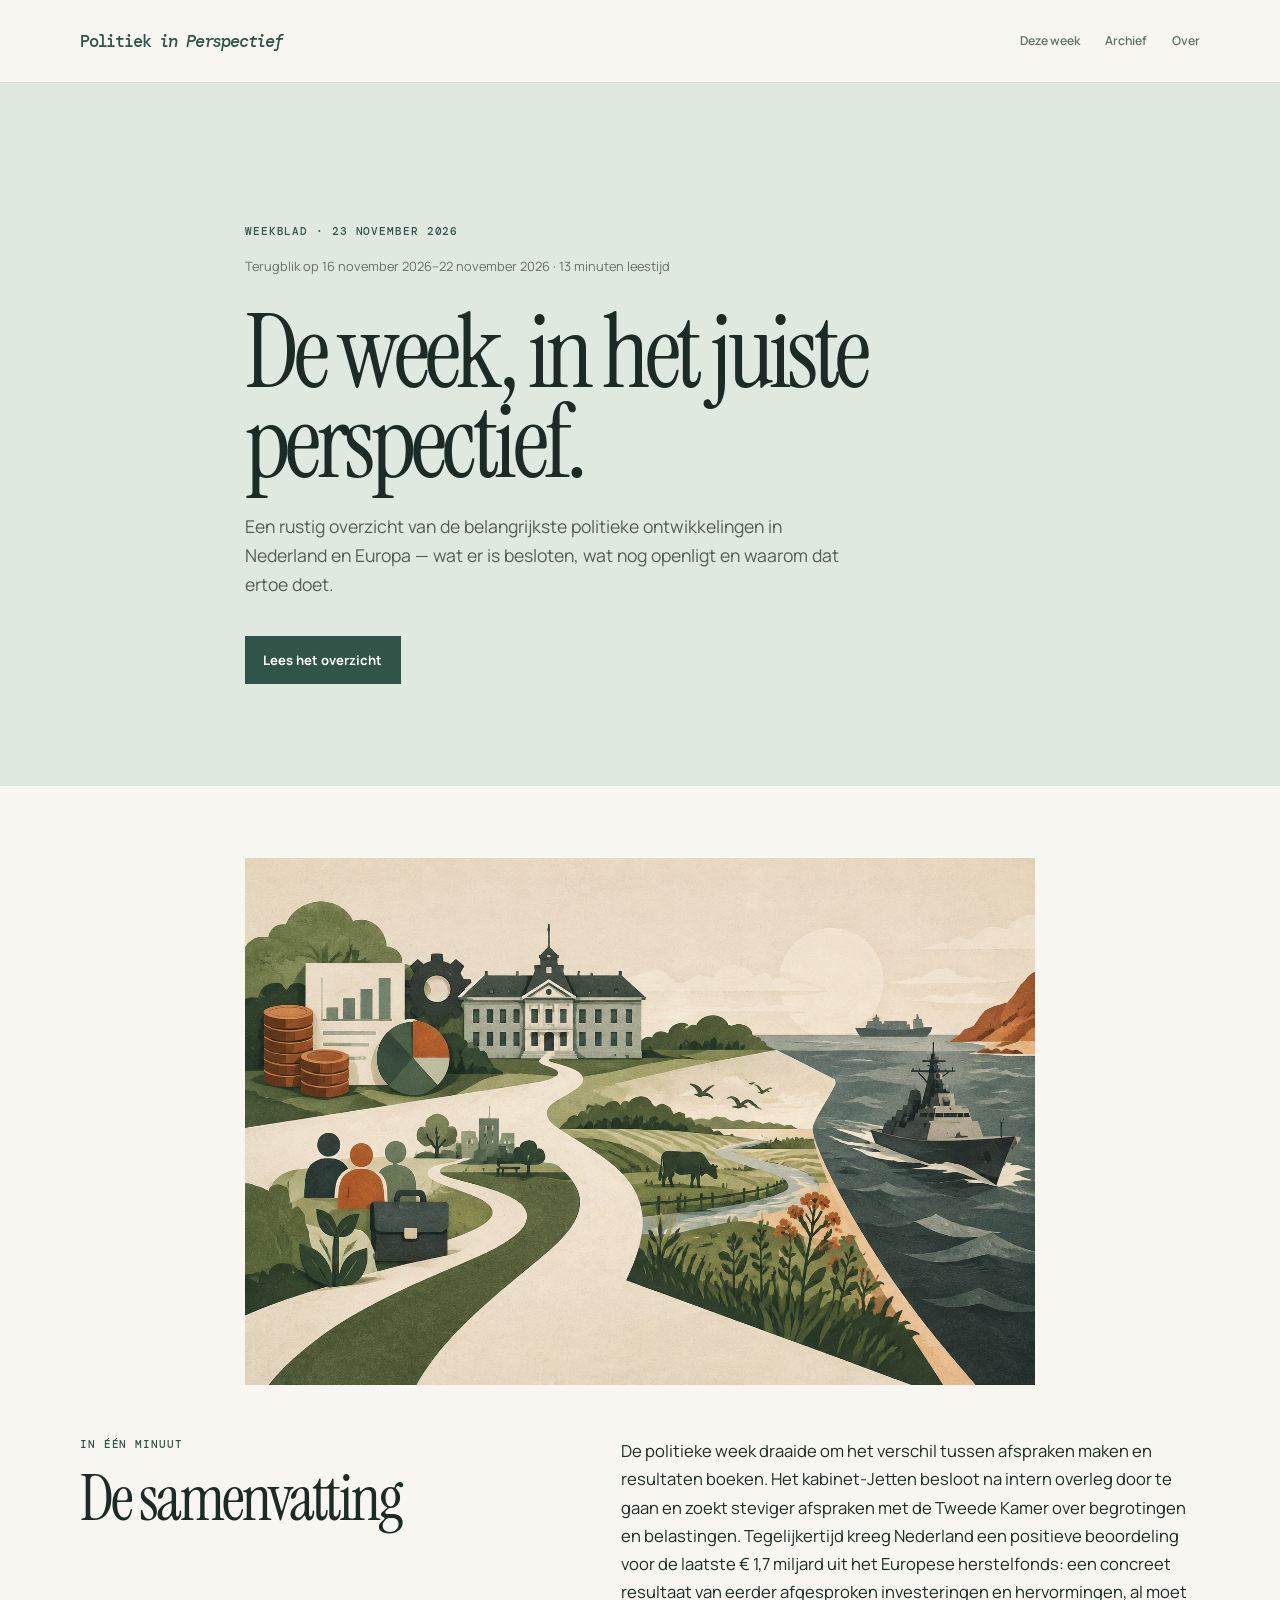
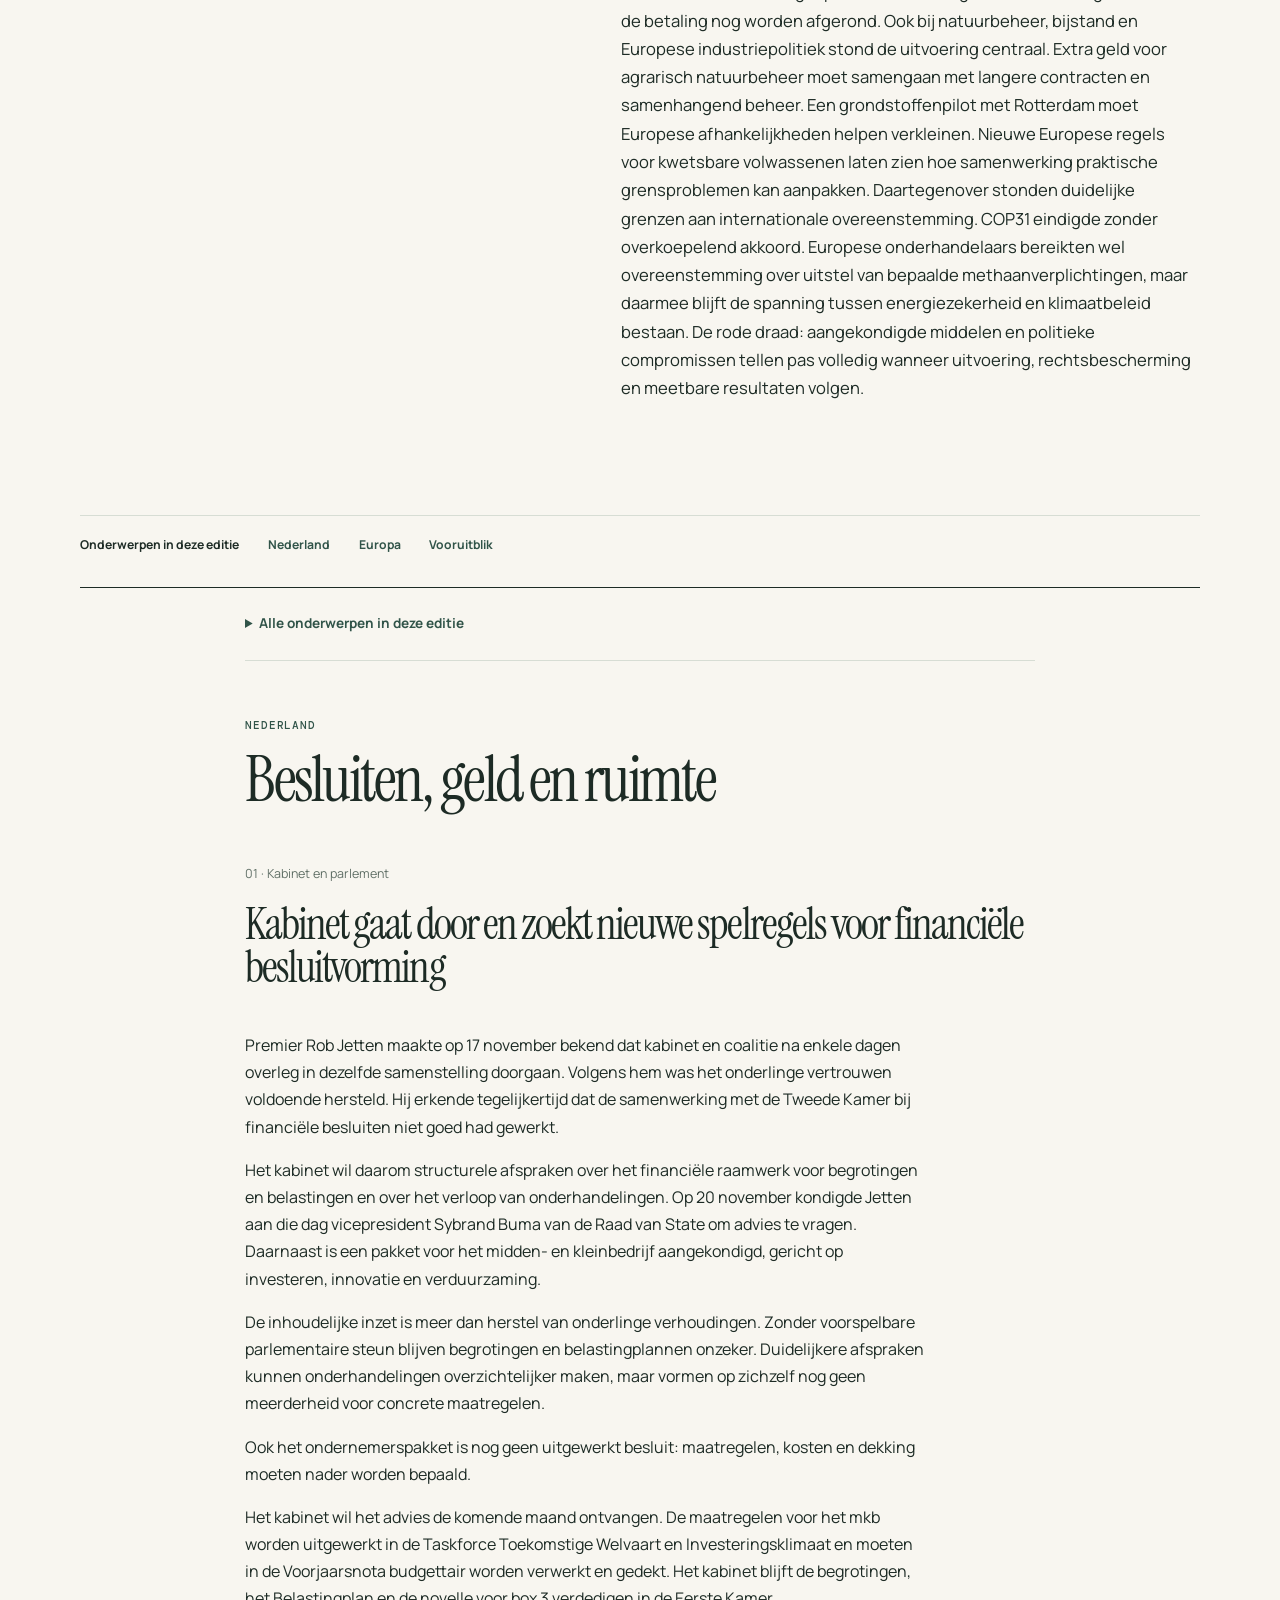
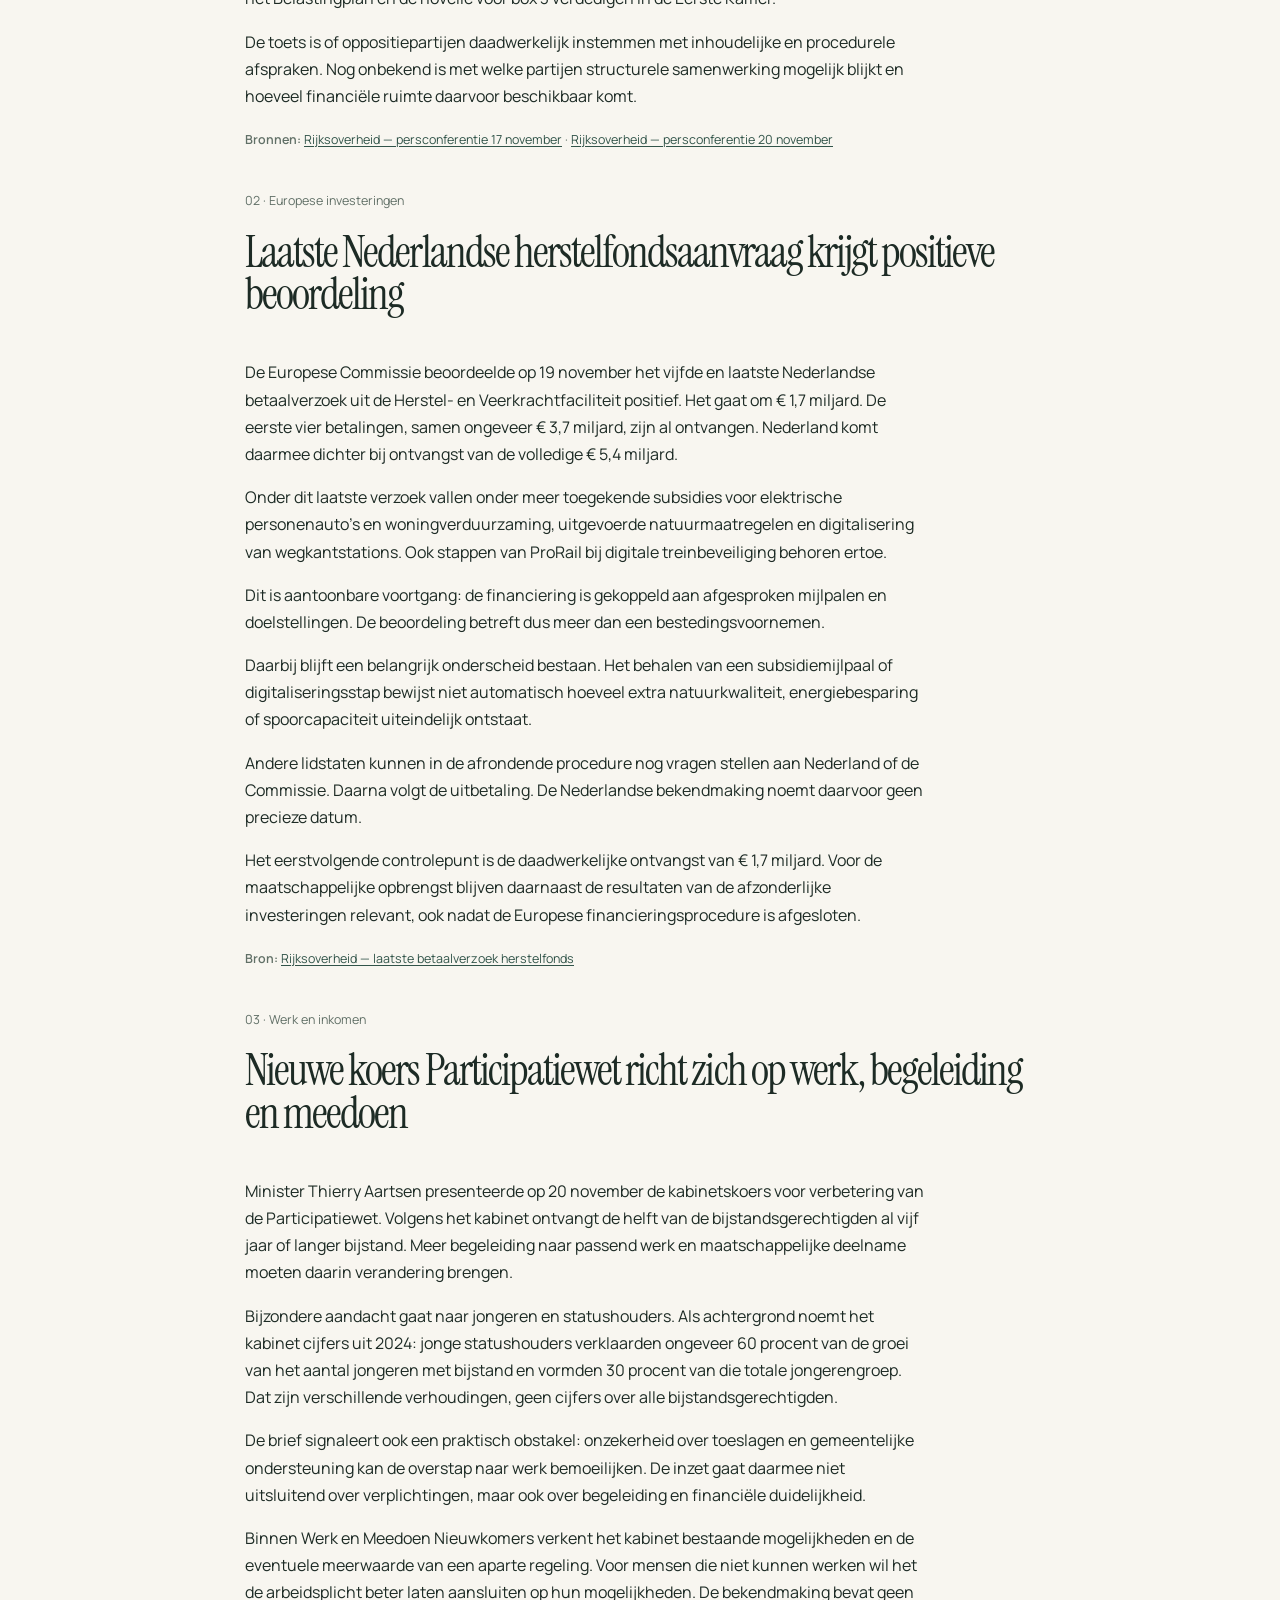
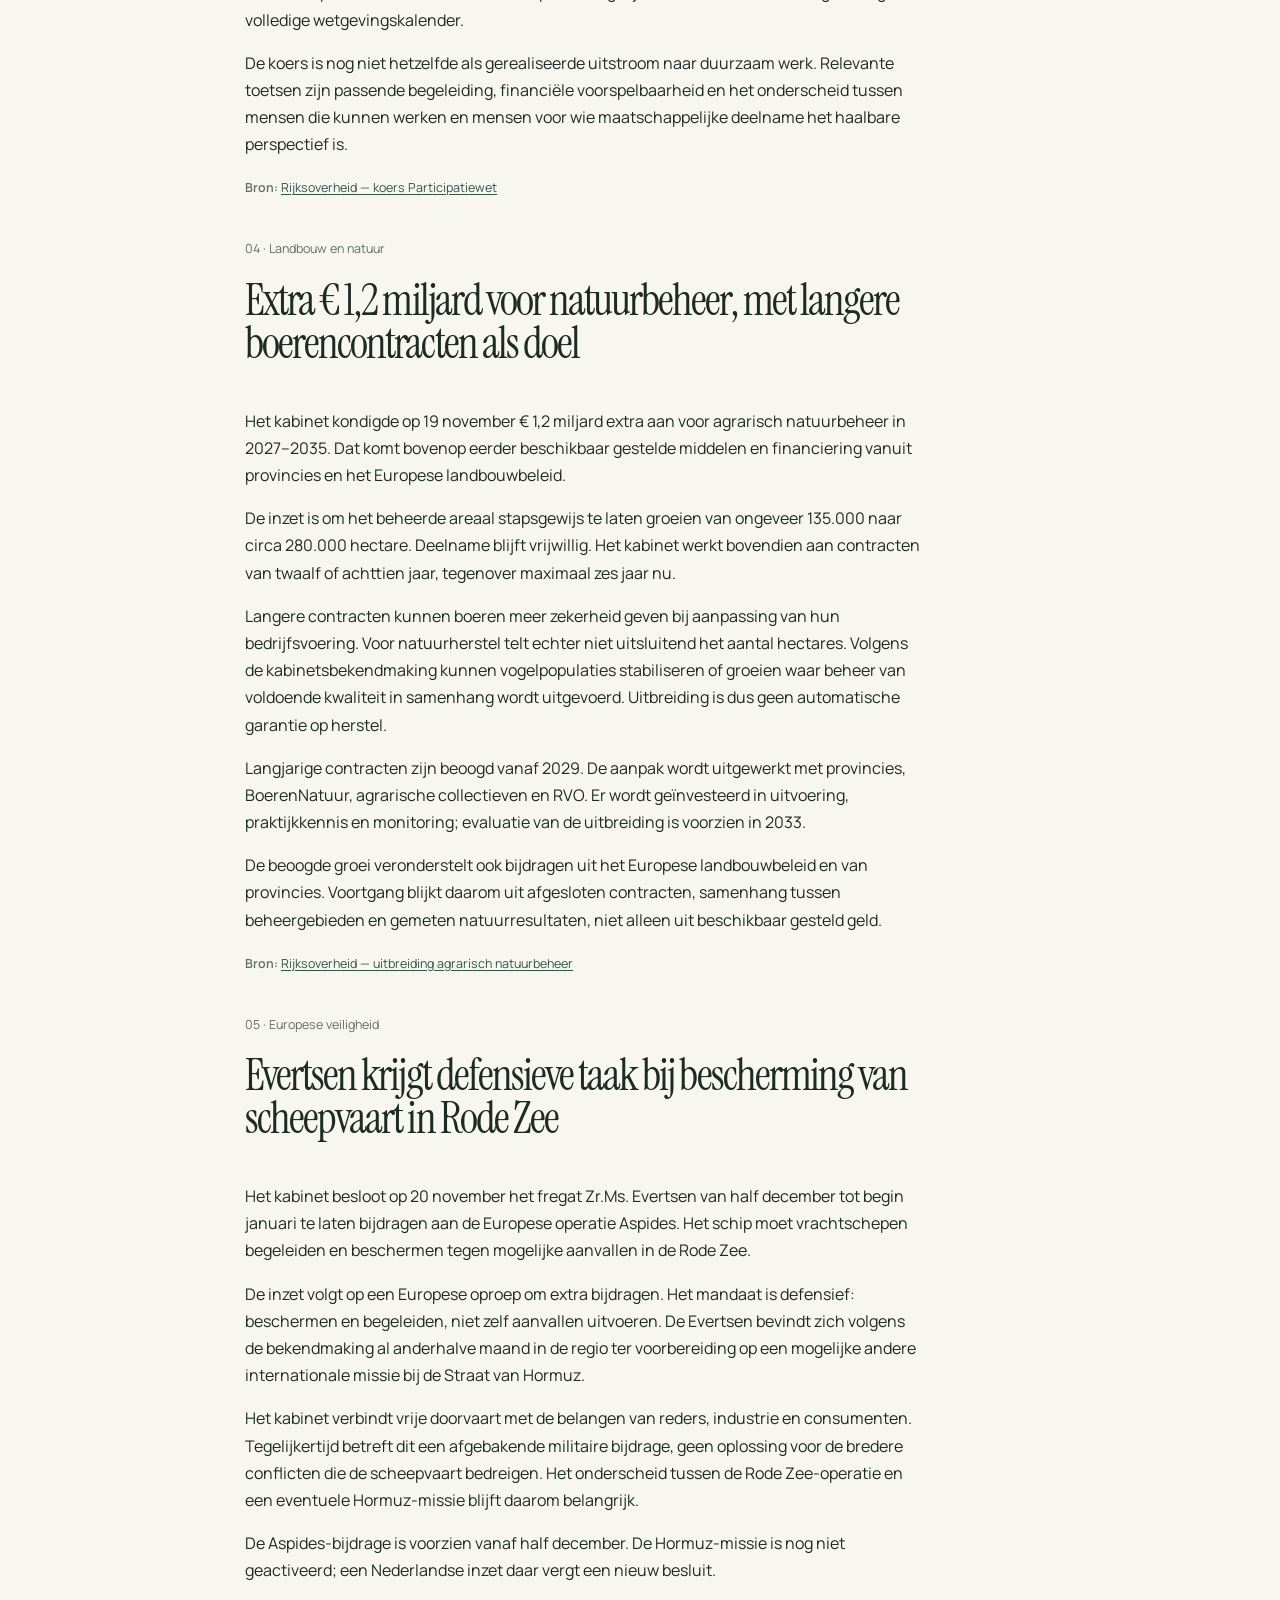
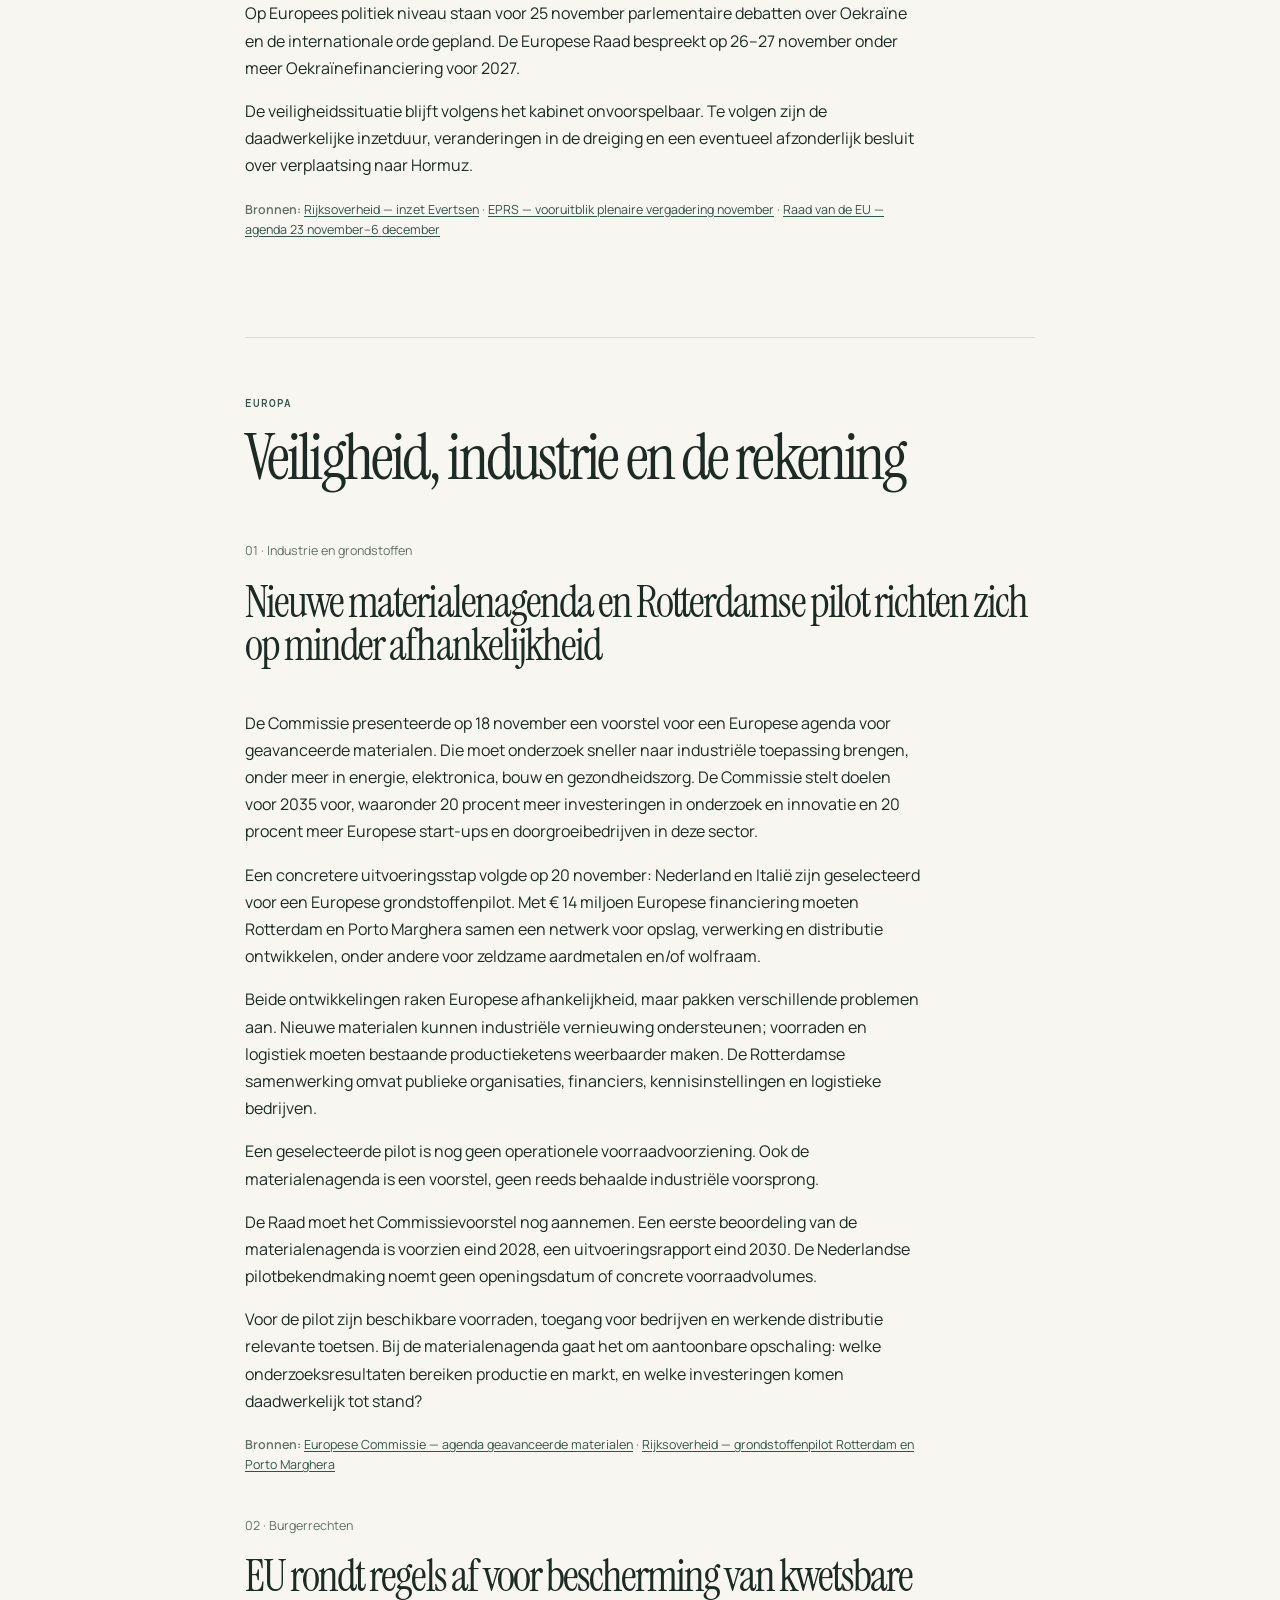
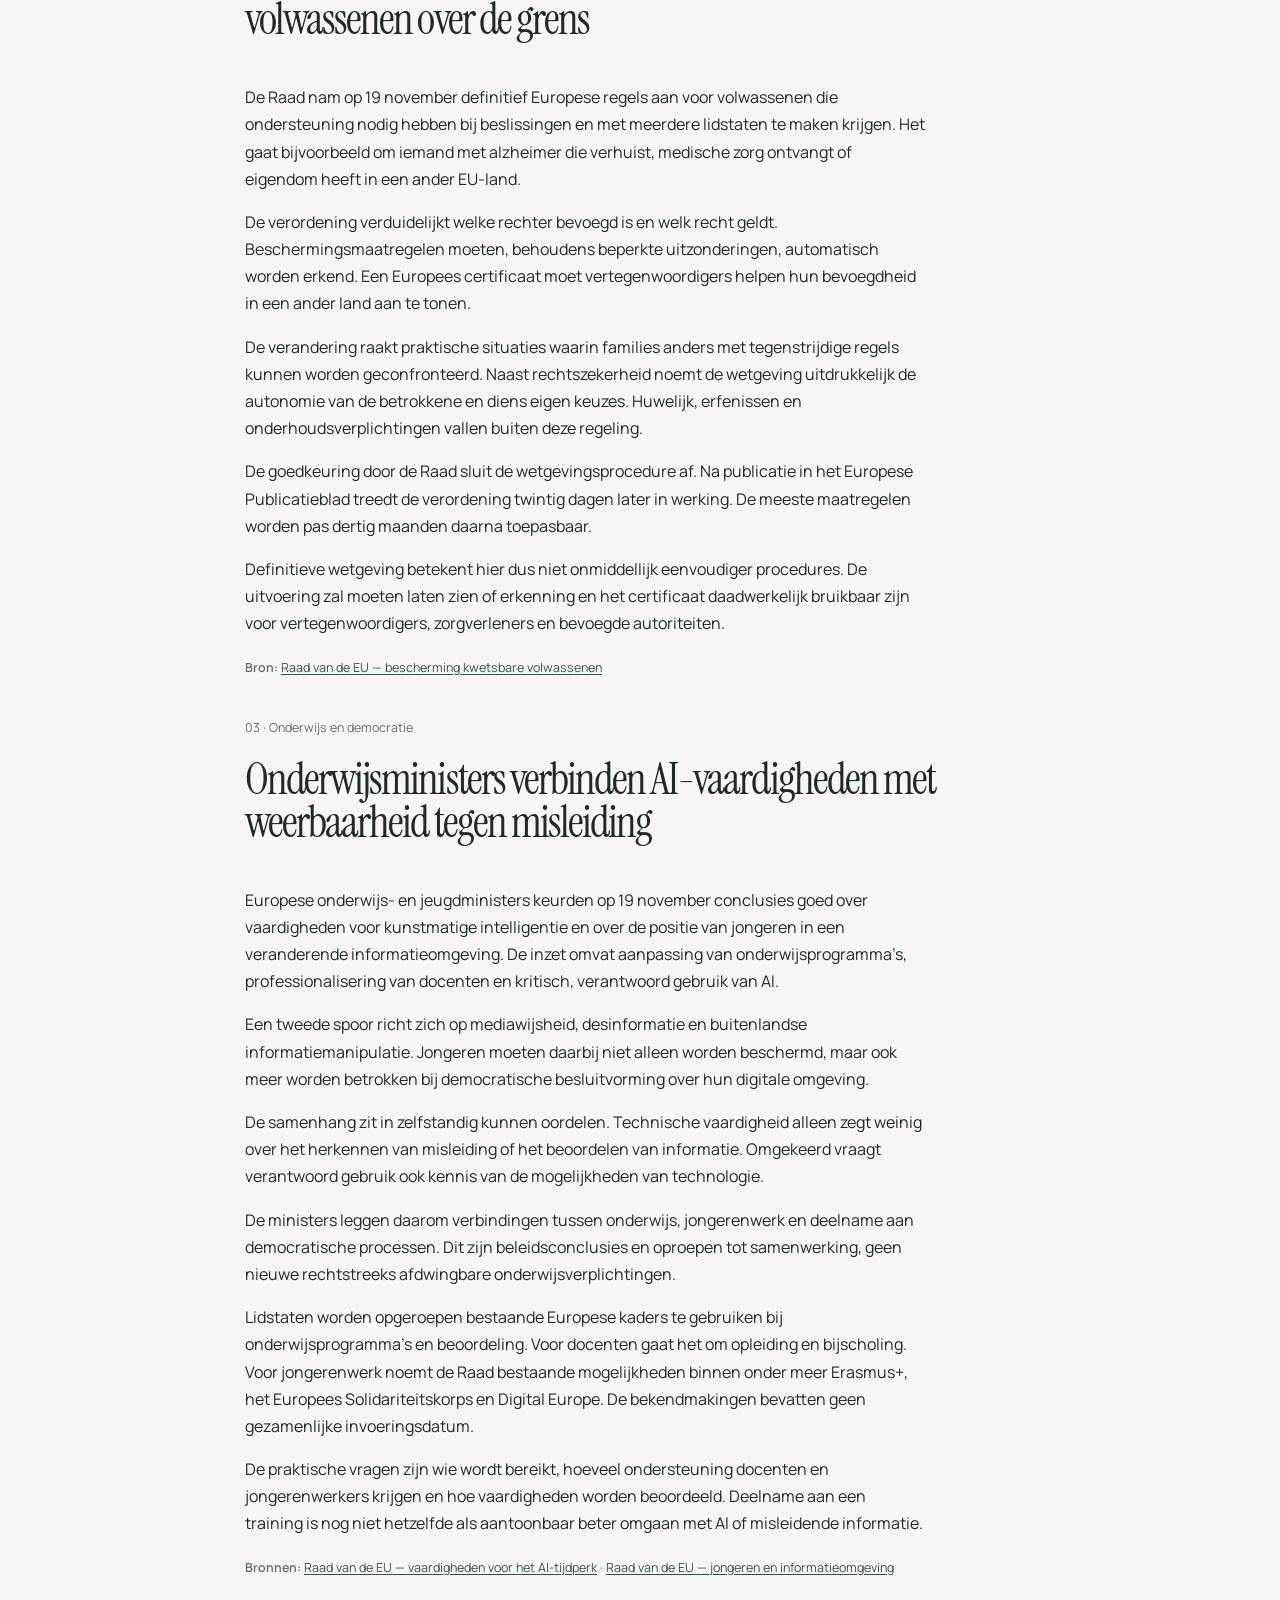
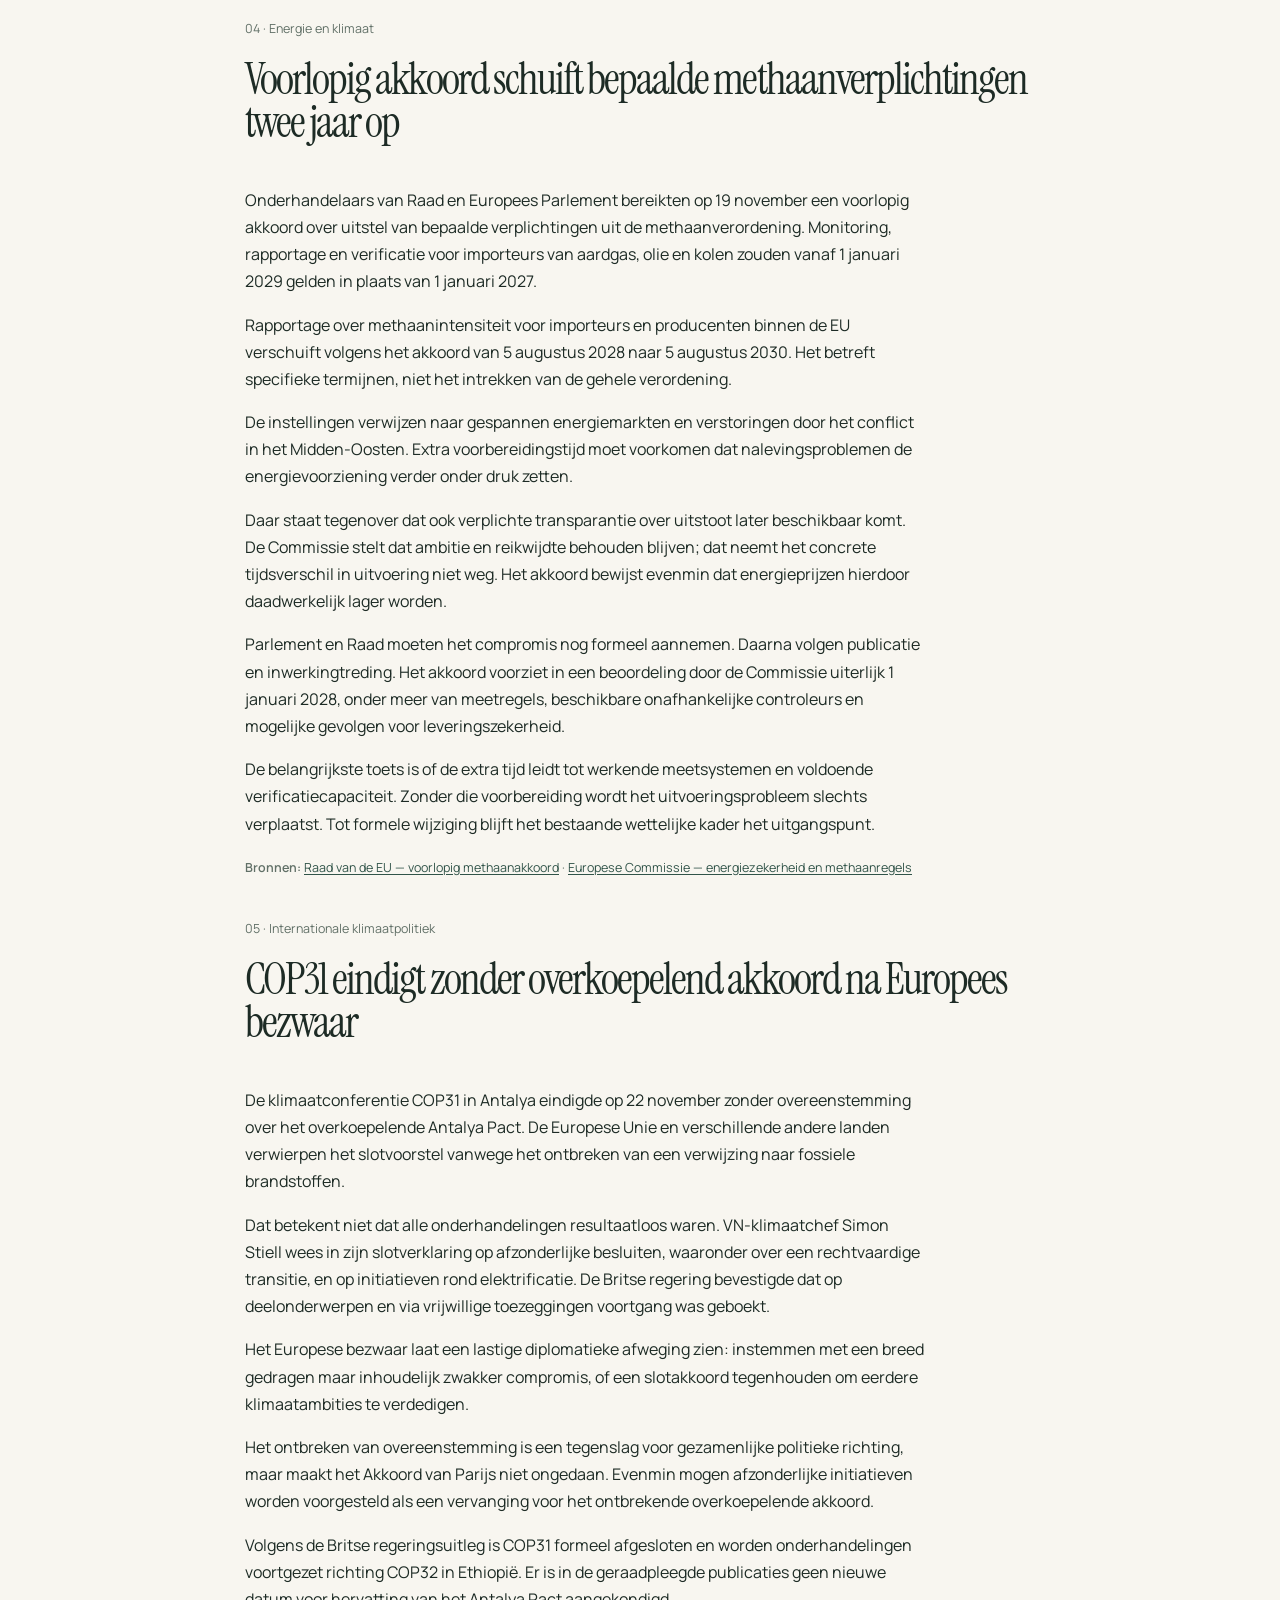
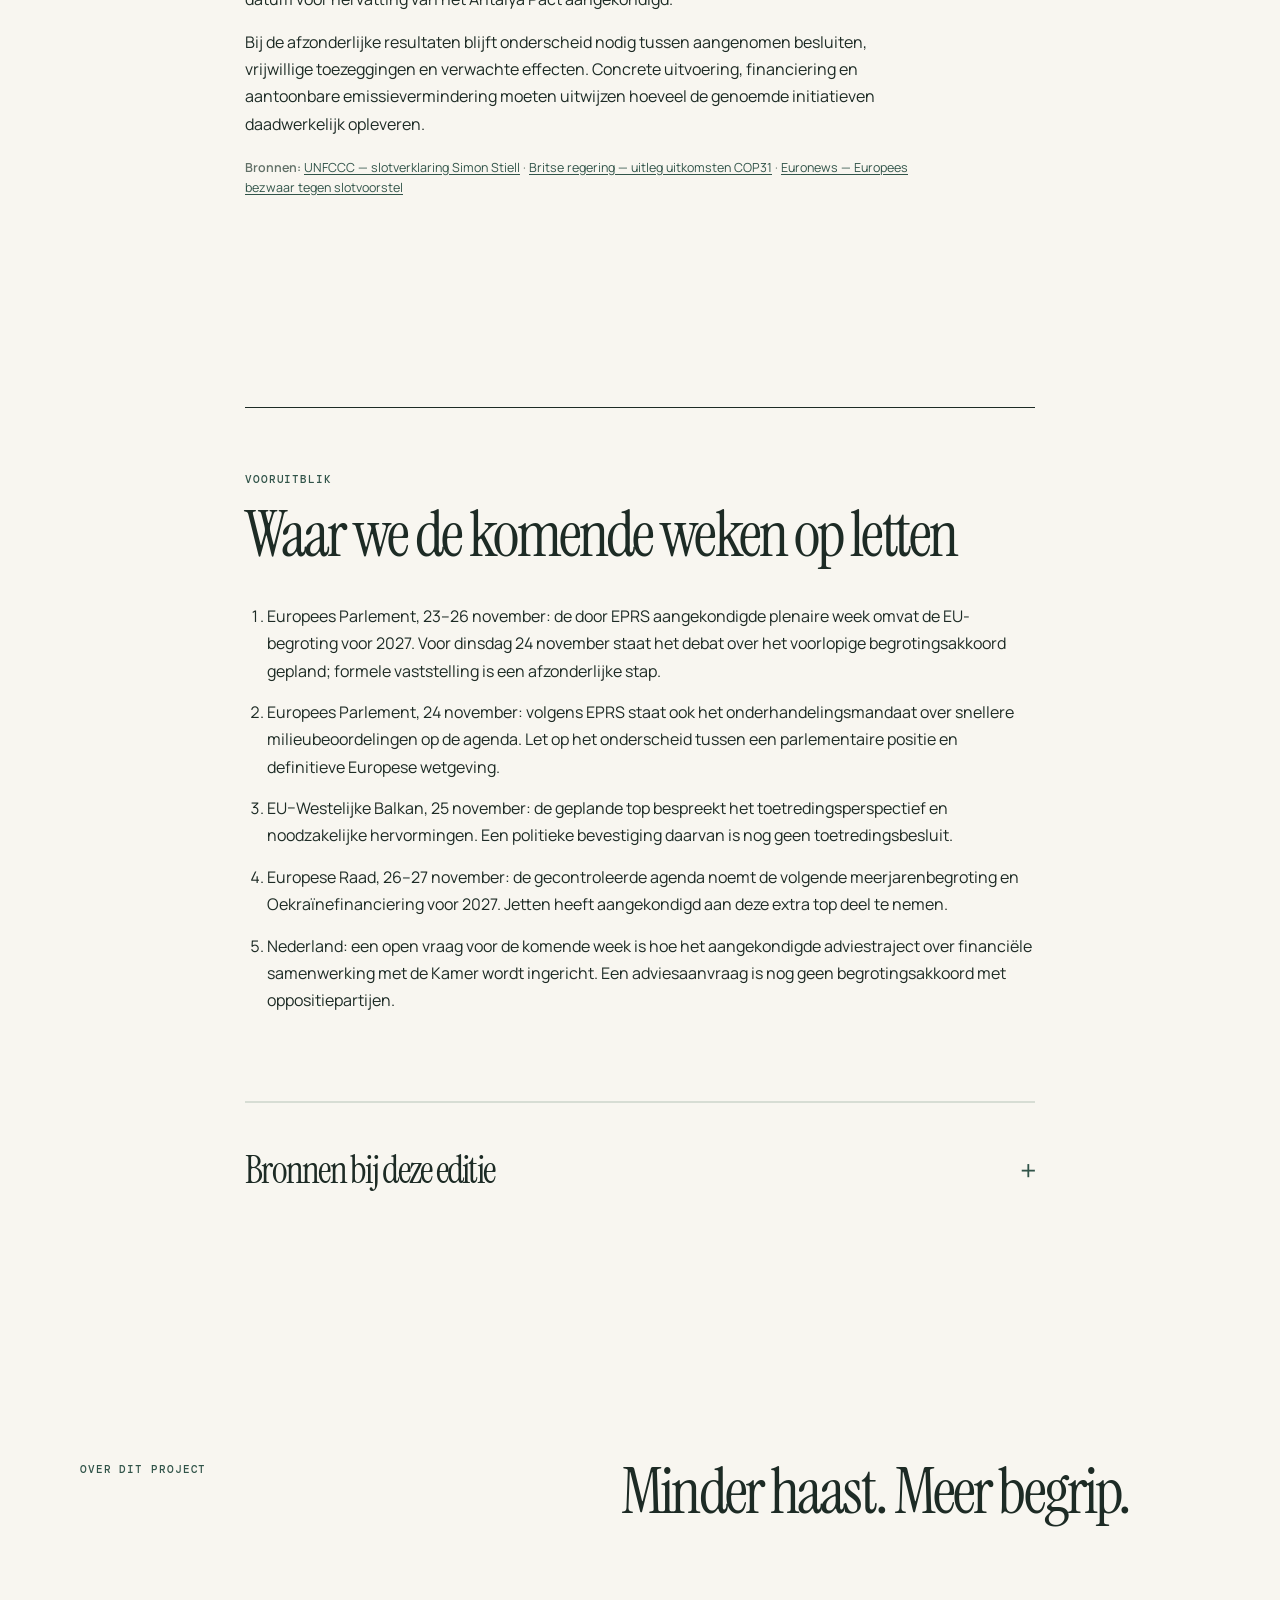
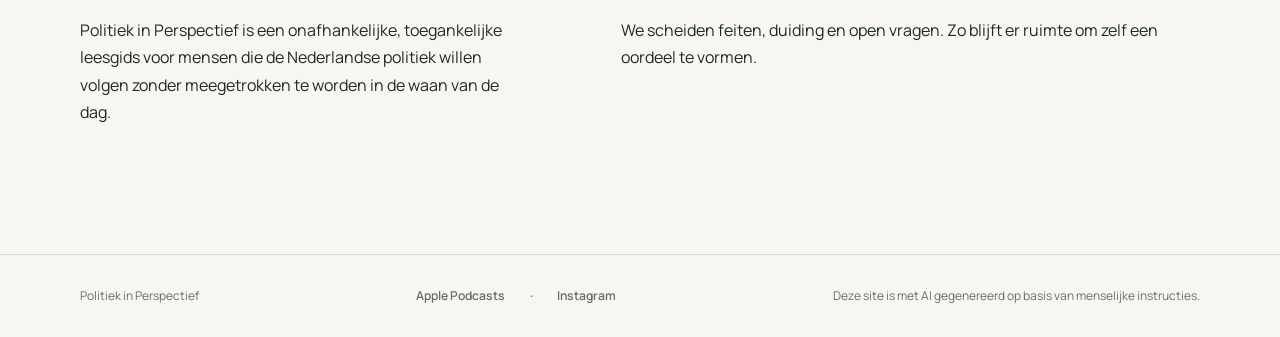
<file: edities/2026-11-22.html>
<!doctype html>
<html lang="nl"><head><meta charset="utf-8"><meta name="viewport" content="width=device-width, initial-scale=1"><meta name="description" content="Wekelijkse politieke context van 16 november 2026–22 november 2026."><title>Weekblad 16 november 2026–22 november 2026 — Politiek in Perspectief</title><link rel="stylesheet" href="../assets/styles.css"></head>
<body><a class="skip-link" href="#inhoud">Direct naar de inhoud</a><header class="site-header"><div class="shell header-inner"><a class="wordmark" href="../index.html">Politiek <span>in Perspectief</span></a><nav aria-label="Hoofdnavigatie"><a href="../index.html">Deze week</a><a href="../archief.html">Archief</a><a href="#over">Over</a></nav></div></header>
<main id="inhoud"><section class="hero"><div class="shell hero-inner"><p class="eyebrow">WEEKBLAD · 23 NOVEMBER 2026</p><p class="edition-meta">Terugblik op 16 november 2026–22 november 2026 · 13 minuten leestijd</p><h1>De week, in het juiste perspectief.</h1><p class="intro">Een rustig overzicht van de belangrijkste politieke ontwikkelingen in Nederland en Europa — wat er is besloten, wat nog openligt en waarom dat ertoe doet.</p><a class="button" href="#samenvatting">Lees het overzicht</a></div></section>
<figure class="edition-illustration shell"><img src="../assets/edities/2026-11-22.webp" alt="Abstracte redactionele illustratie bij de politieke week van 16 november 2026–22 november 2026." width="1536" height="1024"></figure>
<section class="brief shell" id="samenvatting"><div class="brief-label"><p class="eyebrow">IN ÉÉN MINUUT</p><h2>De samenvatting</h2></div><div class="brief-copy"><p>De politieke week draaide om het verschil tussen afspraken maken en resultaten boeken. Het kabinet-Jetten besloot na intern overleg door te gaan en zoekt steviger afspraken met de Tweede Kamer over begrotingen en belastingen. Tegelijkertijd kreeg Nederland een positieve beoordeling voor de laatste € 1,7 miljard uit het Europese herstelfonds: een concreet resultaat van eerder afgesproken investeringen en hervormingen, al moet de betaling nog worden afgerond.

Ook bij natuurbeheer, bijstand en Europese industriepolitiek stond de uitvoering centraal. Extra geld voor agrarisch natuurbeheer moet samengaan met langere contracten en samenhangend beheer. Een grondstoffenpilot met Rotterdam moet Europese afhankelijkheden helpen verkleinen. Nieuwe Europese regels voor kwetsbare volwassenen laten zien hoe samenwerking praktische grensproblemen kan aanpakken.

Daartegenover stonden duidelijke grenzen aan internationale overeenstemming. COP31 eindigde zonder overkoepelend akkoord. Europese onderhandelaars bereikten wel overeenstemming over uitstel van bepaalde methaanverplichtingen, maar daarmee blijft de spanning tussen energiezekerheid en klimaatbeleid bestaan. De rode draad: aangekondigde middelen en politieke compromissen tellen pas volledig wanneer uitvoering, rechtsbescherming en meetbare resultaten volgen.</p></div></section>
<nav class="edition-nav shell" aria-label="Onderwerpen in deze editie"><p>Onderwerpen in deze editie</p><a href="#nederland">Nederland</a><a href="#europa">Europa</a><a href="#vooruitblik">Vooruitblik</a></nav>
<details class="edition-contents shell"><summary>Alle onderwerpen in deze editie</summary><ol><li><a href="#nederland-1">Kabinet gaat door en zoekt nieuwe spelregels voor financiële besluitvorming</a></li><li><a href="#nederland-2">Laatste Nederlandse herstelfondsaanvraag krijgt positieve beoordeling</a></li><li><a href="#nederland-3">Nieuwe koers Participatiewet richt zich op werk, begeleiding en meedoen</a></li><li><a href="#nederland-4">Extra € 1,2 miljard voor natuurbeheer, met langere boerencontracten als doel</a></li><li><a href="#nederland-5">Evertsen krijgt defensieve taak bij bescherming van scheepvaart in Rode Zee</a></li><li><a href="#europa-1">Nieuwe materialenagenda en Rotterdamse pilot richten zich op minder afhankelijkheid</a></li><li><a href="#europa-2">EU rondt regels af voor bescherming van kwetsbare volwassenen over de grens</a></li><li><a href="#europa-3">Onderwijsministers verbinden AI-vaardigheden met weerbaarheid tegen misleiding</a></li><li><a href="#europa-4">Voorlopig akkoord schuift bepaalde methaanverplichtingen twee jaar op</a></li><li><a href="#europa-5">COP31 eindigt zonder overkoepelend akkoord na Europees bezwaar</a></li></ol></details>

  <section class="news-section" id="nederland">
    <div class="section-inner">
      <p class="eyebrow">NEDERLAND</p>
      <h2>Besluiten, geld en ruimte</h2>
      <article class="news-item" id="nederland-1">
        <p class="news-meta">01 · Kabinet en parlement</p>
        <h3>Kabinet gaat door en zoekt nieuwe spelregels voor financiële besluitvorming</h3>
        <div class="story-body"><p class="news-copy">Premier Rob Jetten maakte op 17 november bekend dat kabinet en coalitie na enkele dagen overleg in dezelfde samenstelling doorgaan. Volgens hem was het onderlinge vertrouwen voldoende hersteld. Hij erkende tegelijkertijd dat de samenwerking met de Tweede Kamer bij financiële besluiten niet goed had gewerkt.</p>
<p class="news-copy">Het kabinet wil daarom structurele afspraken over het financiële raamwerk voor begrotingen en belastingen en over het verloop van onderhandelingen. Op 20 november kondigde Jetten aan die dag vicepresident Sybrand Buma van de Raad van State om advies te vragen. Daarnaast is een pakket voor het midden- en kleinbedrijf aangekondigd, gericht op investeren, innovatie en verduurzaming.</p>
<p class="news-copy">De inhoudelijke inzet is meer dan herstel van onderlinge verhoudingen. Zonder voorspelbare parlementaire steun blijven begrotingen en belastingplannen onzeker. Duidelijkere afspraken kunnen onderhandelingen overzichtelijker maken, maar vormen op zichzelf nog geen meerderheid voor concrete maatregelen.</p>
<p class="news-copy">Ook het ondernemerspakket is nog geen uitgewerkt besluit: maatregelen, kosten en dekking moeten nader worden bepaald.</p>
<p class="news-copy">Het kabinet wil het advies de komende maand ontvangen. De maatregelen voor het mkb worden uitgewerkt in de Taskforce Toekomstige Welvaart en Investeringsklimaat en moeten in de Voorjaarsnota budgettair worden verwerkt en gedekt. Het kabinet blijft de begrotingen, het Belastingplan en de novelle voor box 3 verdedigen in de Eerste Kamer.</p>
<p class="news-copy">De toets is of oppositiepartijen daadwerkelijk instemmen met inhoudelijke en procedurele afspraken. Nog onbekend is met welke partijen structurele samenwerking mogelijk blijkt en hoeveel financiële ruimte daarvoor beschikbaar komt.</p></div>
        <p class="article-sources"><span>Bronnen:</span> <a href="https://www.rijksoverheid.nl/documenten/2026/11/17/letterlijke-tekst-persconferentie-na-ministerraad-17-november-2026" rel="noopener noreferrer">Rijksoverheid — persconferentie 17 november</a><span aria-hidden="true"> · </span><a href="https://www.rijksoverheid.nl/documenten/2026/11/20/letterlijke-tekst-persconferentie-na-ministerraad-20-november-2026" rel="noopener noreferrer">Rijksoverheid — persconferentie 20 november</a></p>
      </article>
<article class="news-item" id="nederland-2">
        <p class="news-meta">02 · Europese investeringen</p>
        <h3>Laatste Nederlandse herstelfondsaanvraag krijgt positieve beoordeling</h3>
        <div class="story-body"><p class="news-copy">De Europese Commissie beoordeelde op 19 november het vijfde en laatste Nederlandse betaalverzoek uit de Herstel- en Veerkrachtfaciliteit positief. Het gaat om € 1,7 miljard. De eerste vier betalingen, samen ongeveer € 3,7 miljard, zijn al ontvangen. Nederland komt daarmee dichter bij ontvangst van de volledige € 5,4 miljard.</p>
<p class="news-copy">Onder dit laatste verzoek vallen onder meer toegekende subsidies voor elektrische personenauto’s en woningverduurzaming, uitgevoerde natuurmaatregelen en digitalisering van wegkantstations. Ook stappen van ProRail bij digitale treinbeveiliging behoren ertoe.</p>
<p class="news-copy">Dit is aantoonbare voortgang: de financiering is gekoppeld aan afgesproken mijlpalen en doelstellingen. De beoordeling betreft dus meer dan een bestedingsvoornemen.</p>
<p class="news-copy">Daarbij blijft een belangrijk onderscheid bestaan. Het behalen van een subsidiemijlpaal of digitaliseringsstap bewijst niet automatisch hoeveel extra natuurkwaliteit, energiebesparing of spoorcapaciteit uiteindelijk ontstaat.</p>
<p class="news-copy">Andere lidstaten kunnen in de afrondende procedure nog vragen stellen aan Nederland of de Commissie. Daarna volgt de uitbetaling. De Nederlandse bekendmaking noemt daarvoor geen precieze datum.</p>
<p class="news-copy">Het eerstvolgende controlepunt is de daadwerkelijke ontvangst van € 1,7 miljard. Voor de maatschappelijke opbrengst blijven daarnaast de resultaten van de afzonderlijke investeringen relevant, ook nadat de Europese financieringsprocedure is afgesloten.</p></div>
        <p class="article-sources"><span>Bron:</span> <a href="https://www.rijksoverheid.nl/actueel/nieuws/2026/11/20/positieve-beoordeling-vijfde-betaalverzoek-nederlands-herstel-en-veerkrachtplan" rel="noopener noreferrer">Rijksoverheid — laatste betaalverzoek herstelfonds</a></p>
      </article>
<article class="news-item" id="nederland-3">
        <p class="news-meta">03 · Werk en inkomen</p>
        <h3>Nieuwe koers Participatiewet richt zich op werk, begeleiding en meedoen</h3>
        <div class="story-body"><p class="news-copy">Minister Thierry Aartsen presenteerde op 20 november de kabinetskoers voor verbetering van de Participatiewet. Volgens het kabinet ontvangt de helft van de bijstandsgerechtigden al vijf jaar of langer bijstand. Meer begeleiding naar passend werk en maatschappelijke deelname moeten daarin verandering brengen.</p>
<p class="news-copy">Bijzondere aandacht gaat naar jongeren en statushouders. Als achtergrond noemt het kabinet cijfers uit 2024: jonge statushouders verklaarden ongeveer 60 procent van de groei van het aantal jongeren met bijstand en vormden 30 procent van die totale jongerengroep. Dat zijn verschillende verhoudingen, geen cijfers over alle bijstandsgerechtigden.</p>
<p class="news-copy">De brief signaleert ook een praktisch obstakel: onzekerheid over toeslagen en gemeentelijke ondersteuning kan de overstap naar werk bemoeilijken. De inzet gaat daarmee niet uitsluitend over verplichtingen, maar ook over begeleiding en financiële duidelijkheid.</p>
<p class="news-copy">Binnen Werk en Meedoen Nieuwkomers verkent het kabinet bestaande mogelijkheden en de eventuele meerwaarde van een aparte regeling. Voor mensen die niet kunnen werken wil het de arbeidsplicht beter laten aansluiten op hun mogelijkheden. De bekendmaking bevat geen volledige wetgevingskalender.</p>
<p class="news-copy">De koers is nog niet hetzelfde als gerealiseerde uitstroom naar duurzaam werk. Relevante toetsen zijn passende begeleiding, financiële voorspelbaarheid en het onderscheid tussen mensen die kunnen werken en mensen voor wie maatschappelijke deelname het haalbare perspectief is.</p></div>
        <p class="article-sources"><span>Bron:</span> <a href="https://www.rijksoverheid.nl/actueel/nieuws/2026/11/20/kabinet-zet-werk-en-meedoen-centraal-in-de-participatiewet" rel="noopener noreferrer">Rijksoverheid — koers Participatiewet</a></p>
      </article>
<article class="news-item" id="nederland-4">
        <p class="news-meta">04 · Landbouw en natuur</p>
        <h3>Extra € 1,2 miljard voor natuurbeheer, met langere boerencontracten als doel</h3>
        <div class="story-body"><p class="news-copy">Het kabinet kondigde op 19 november € 1,2 miljard extra aan voor agrarisch natuurbeheer in 2027–2035. Dat komt bovenop eerder beschikbaar gestelde middelen en financiering vanuit provincies en het Europese landbouwbeleid.</p>
<p class="news-copy">De inzet is om het beheerde areaal stapsgewijs te laten groeien van ongeveer 135.000 naar circa 280.000 hectare. Deelname blijft vrijwillig. Het kabinet werkt bovendien aan contracten van twaalf of achttien jaar, tegenover maximaal zes jaar nu.</p>
<p class="news-copy">Langere contracten kunnen boeren meer zekerheid geven bij aanpassing van hun bedrijfsvoering. Voor natuurherstel telt echter niet uitsluitend het aantal hectares. Volgens de kabinetsbekendmaking kunnen vogelpopulaties stabiliseren of groeien waar beheer van voldoende kwaliteit in samenhang wordt uitgevoerd. Uitbreiding is dus geen automatische garantie op herstel.</p>
<p class="news-copy">Langjarige contracten zijn beoogd vanaf 2029. De aanpak wordt uitgewerkt met provincies, BoerenNatuur, agrarische collectieven en RVO. Er wordt geïnvesteerd in uitvoering, praktijkkennis en monitoring; evaluatie van de uitbreiding is voorzien in 2033.</p>
<p class="news-copy">De beoogde groei veronderstelt ook bijdragen uit het Europese landbouwbeleid en van provincies. Voortgang blijkt daarom uit afgesloten contracten, samenhang tussen beheergebieden en gemeten natuurresultaten, niet alleen uit beschikbaar gesteld geld.</p></div>
        <p class="article-sources"><span>Bron:</span> <a href="https://www.rijksoverheid.nl/actueel/nieuws/2026/11/19/kabinet-trekt-extra-geld-uit-voor-agrarisch-natuurbeheer" rel="noopener noreferrer">Rijksoverheid — uitbreiding agrarisch natuurbeheer</a></p>
      </article>
<article class="news-item" id="nederland-5">
        <p class="news-meta">05 · Europese veiligheid</p>
        <h3>Evertsen krijgt defensieve taak bij bescherming van scheepvaart in Rode Zee</h3>
        <div class="story-body"><p class="news-copy">Het kabinet besloot op 20 november het fregat Zr.Ms. Evertsen van half december tot begin januari te laten bijdragen aan de Europese operatie Aspides. Het schip moet vrachtschepen begeleiden en beschermen tegen mogelijke aanvallen in de Rode Zee.</p>
<p class="news-copy">De inzet volgt op een Europese oproep om extra bijdragen. Het mandaat is defensief: beschermen en begeleiden, niet zelf aanvallen uitvoeren. De Evertsen bevindt zich volgens de bekendmaking al anderhalve maand in de regio ter voorbereiding op een mogelijke andere internationale missie bij de Straat van Hormuz.</p>
<p class="news-copy">Het kabinet verbindt vrije doorvaart met de belangen van reders, industrie en consumenten. Tegelijkertijd betreft dit een afgebakende militaire bijdrage, geen oplossing voor de bredere conflicten die de scheepvaart bedreigen. Het onderscheid tussen de Rode Zee-operatie en een eventuele Hormuz-missie blijft daarom belangrijk.</p>
<p class="news-copy">De Aspides-bijdrage is voorzien vanaf half december. De Hormuz-missie is nog niet geactiveerd; een Nederlandse inzet daar vergt een nieuw besluit.</p>
<p class="news-copy">Op Europees politiek niveau staan voor 25 november parlementaire debatten over Oekraïne en de internationale orde gepland. De Europese Raad bespreekt op 26–27 november onder meer Oekraïnefinanciering voor 2027.</p>
<p class="news-copy">De veiligheidssituatie blijft volgens het kabinet onvoorspelbaar. Te volgen zijn de daadwerkelijke inzetduur, veranderingen in de dreiging en een eventueel afzonderlijk besluit over verplaatsing naar Hormuz.</p></div>
        <p class="article-sources"><span>Bronnen:</span> <a href="https://www.rijksoverheid.nl/actueel/nieuws/2026/11/20/zr.ms.-evertsen-helpt-schepen-beschermen-in-de-rode-zee" rel="noopener noreferrer">Rijksoverheid — inzet Evertsen</a><span aria-hidden="true"> · </span><a href="https://research.europarl.europa.eu/home/topics/plenary-session/plenary-november-ii-2026.html" rel="noopener noreferrer">EPRS — vooruitblik plenaire vergadering november</a><span aria-hidden="true"> · </span><a href="https://www.consilium.europa.eu/en/press/press-releases/2026/11/20/forward-look-2026/" rel="noopener noreferrer">Raad van de EU — agenda 23 november–6 december</a></p>
      </article>
    </div>
  </section>

  <section class="news-section" id="europa">
    <div class="section-inner">
      <p class="eyebrow">EUROPA</p>
      <h2>Veiligheid, industrie en de rekening</h2>
      <article class="news-item" id="europa-1">
        <p class="news-meta">01 · Industrie en grondstoffen</p>
        <h3>Nieuwe materialenagenda en Rotterdamse pilot richten zich op minder afhankelijkheid</h3>
        <div class="story-body"><p class="news-copy">De Commissie presenteerde op 18 november een voorstel voor een Europese agenda voor geavanceerde materialen. Die moet onderzoek sneller naar industriële toepassing brengen, onder meer in energie, elektronica, bouw en gezondheidszorg. De Commissie stelt doelen voor 2035 voor, waaronder 20 procent meer investeringen in onderzoek en innovatie en 20 procent meer Europese start-ups en doorgroeibedrijven in deze sector.</p>
<p class="news-copy">Een concretere uitvoeringsstap volgde op 20 november: Nederland en Italië zijn geselecteerd voor een Europese grondstoffenpilot. Met € 14 miljoen Europese financiering moeten Rotterdam en Porto Marghera samen een netwerk voor opslag, verwerking en distributie ontwikkelen, onder andere voor zeldzame aardmetalen en/of wolfraam.</p>
<p class="news-copy">Beide ontwikkelingen raken Europese afhankelijkheid, maar pakken verschillende problemen aan. Nieuwe materialen kunnen industriële vernieuwing ondersteunen; voorraden en logistiek moeten bestaande productieketens weerbaarder maken. De Rotterdamse samenwerking omvat publieke organisaties, financiers, kennisinstellingen en logistieke bedrijven.</p>
<p class="news-copy">Een geselecteerde pilot is nog geen operationele voorraadvoorziening. Ook de materialenagenda is een voorstel, geen reeds behaalde industriële voorsprong.</p>
<p class="news-copy">De Raad moet het Commissievoorstel nog aannemen. Een eerste beoordeling van de materialenagenda is voorzien eind 2028, een uitvoeringsrapport eind 2030. De Nederlandse pilotbekendmaking noemt geen openingsdatum of concrete voorraadvolumes.</p>
<p class="news-copy">Voor de pilot zijn beschikbare voorraden, toegang voor bedrijven en werkende distributie relevante toetsen. Bij de materialenagenda gaat het om aantoonbare opschaling: welke onderzoeksresultaten bereiken productie en markt, en welke investeringen komen daadwerkelijk tot stand?</p></div>
        <p class="article-sources"><span>Bronnen:</span> <a href="https://luxembourg.representation.ec.europa.eu/actualites-et-evenements/actualites/commission-proposes-boost-advanced-materials-europes-innovation-and-industrial-leadership-2026-11-18_en?prefLang=hu" rel="noopener noreferrer">Europese Commissie — agenda geavanceerde materialen</a><span aria-hidden="true"> · </span><a href="https://www.rijksoverheid.nl/actueel/nieuws/2026/11/20/pilot-voorraadvorming-kritieke-grondstoffen-in-havens-rotterdam-en-porto-marghera" rel="noopener noreferrer">Rijksoverheid — grondstoffenpilot Rotterdam en Porto Marghera</a></p>
      </article>
<article class="news-item" id="europa-2">
        <p class="news-meta">02 · Burgerrechten</p>
        <h3>EU rondt regels af voor bescherming van kwetsbare volwassenen over de grens</h3>
        <div class="story-body"><p class="news-copy">De Raad nam op 19 november definitief Europese regels aan voor volwassenen die ondersteuning nodig hebben bij beslissingen en met meerdere lidstaten te maken krijgen. Het gaat bijvoorbeeld om iemand met alzheimer die verhuist, medische zorg ontvangt of eigendom heeft in een ander EU-land.</p>
<p class="news-copy">De verordening verduidelijkt welke rechter bevoegd is en welk recht geldt. Beschermingsmaatregelen moeten, behoudens beperkte uitzonderingen, automatisch worden erkend. Een Europees certificaat moet vertegenwoordigers helpen hun bevoegdheid in een ander land aan te tonen.</p>
<p class="news-copy">De verandering raakt praktische situaties waarin families anders met tegenstrijdige regels kunnen worden geconfronteerd. Naast rechtszekerheid noemt de wetgeving uitdrukkelijk de autonomie van de betrokkene en diens eigen keuzes. Huwelijk, erfenissen en onderhoudsverplichtingen vallen buiten deze regeling.</p>
<p class="news-copy">De goedkeuring door de Raad sluit de wetgevingsprocedure af. Na publicatie in het Europese Publicatieblad treedt de verordening twintig dagen later in werking. De meeste maatregelen worden pas dertig maanden daarna toepasbaar.</p>
<p class="news-copy">Definitieve wetgeving betekent hier dus niet onmiddellijk eenvoudiger procedures. De uitvoering zal moeten laten zien of erkenning en het certificaat daadwerkelijk bruikbaar zijn voor vertegenwoordigers, zorgverleners en bevoegde autoriteiten.</p></div>
        <p class="article-sources"><span>Bron:</span> <a href="https://www.consilium.europa.eu/en/press/press-releases/2026/11/19/council-greenlights-new-eu-rules-to-protect-vulnerable-adults/" rel="noopener noreferrer">Raad van de EU — bescherming kwetsbare volwassenen</a></p>
      </article>
<article class="news-item" id="europa-3">
        <p class="news-meta">03 · Onderwijs en democratie</p>
        <h3>Onderwijsministers verbinden AI-vaardigheden met weerbaarheid tegen misleiding</h3>
        <div class="story-body"><p class="news-copy">Europese onderwijs- en jeugdministers keurden op 19 november conclusies goed over vaardigheden voor kunstmatige intelligentie en over de positie van jongeren in een veranderende informatieomgeving. De inzet omvat aanpassing van onderwijsprogramma’s, professionalisering van docenten en kritisch, verantwoord gebruik van AI.</p>
<p class="news-copy">Een tweede spoor richt zich op mediawijsheid, desinformatie en buitenlandse informatiemanipulatie. Jongeren moeten daarbij niet alleen worden beschermd, maar ook meer worden betrokken bij democratische besluitvorming over hun digitale omgeving.</p>
<p class="news-copy">De samenhang zit in zelfstandig kunnen oordelen. Technische vaardigheid alleen zegt weinig over het herkennen van misleiding of het beoordelen van informatie. Omgekeerd vraagt verantwoord gebruik ook kennis van de mogelijkheden van technologie.</p>
<p class="news-copy">De ministers leggen daarom verbindingen tussen onderwijs, jongerenwerk en deelname aan democratische processen. Dit zijn beleidsconclusies en oproepen tot samenwerking, geen nieuwe rechtstreeks afdwingbare onderwijsverplichtingen.</p>
<p class="news-copy">Lidstaten worden opgeroepen bestaande Europese kaders te gebruiken bij onderwijsprogramma’s en beoordeling. Voor docenten gaat het om opleiding en bijscholing. Voor jongerenwerk noemt de Raad bestaande mogelijkheden binnen onder meer Erasmus+, het Europees Solidariteitskorps en Digital Europe. De bekendmakingen bevatten geen gezamenlijke invoeringsdatum.</p>
<p class="news-copy">De praktische vragen zijn wie wordt bereikt, hoeveel ondersteuning docenten en jongerenwerkers krijgen en hoe vaardigheden worden beoordeeld. Deelname aan een training is nog niet hetzelfde als aantoonbaar beter omgaan met AI of misleidende informatie.</p></div>
        <p class="article-sources"><span>Bronnen:</span> <a href="https://www.consilium.europa.eu/en/press/press-releases/2026/11/19/equipping-europeans-for-the-age-of-ai-council-approves-conclusions/" rel="noopener noreferrer">Raad van de EU — vaardigheden voor het AI-tijdperk</a><span aria-hidden="true"> · </span><a href="https://www.consilium.europa.eu/en/press/press-releases/2026/11/19/council-calls-for-action-to-empower-young-people-in-an-evolving-information-environment/" rel="noopener noreferrer">Raad van de EU — jongeren en informatieomgeving</a></p>
      </article>
<article class="news-item" id="europa-4">
        <p class="news-meta">04 · Energie en klimaat</p>
        <h3>Voorlopig akkoord schuift bepaalde methaanverplichtingen twee jaar op</h3>
        <div class="story-body"><p class="news-copy">Onderhandelaars van Raad en Europees Parlement bereikten op 19 november een voorlopig akkoord over uitstel van bepaalde verplichtingen uit de methaanverordening. Monitoring, rapportage en verificatie voor importeurs van aardgas, olie en kolen zouden vanaf 1 januari 2029 gelden in plaats van 1 januari 2027.</p>
<p class="news-copy">Rapportage over methaanintensiteit voor importeurs en producenten binnen de EU verschuift volgens het akkoord van 5 augustus 2028 naar 5 augustus 2030. Het betreft specifieke termijnen, niet het intrekken van de gehele verordening.</p>
<p class="news-copy">De instellingen verwijzen naar gespannen energiemarkten en verstoringen door het conflict in het Midden-Oosten. Extra voorbereidingstijd moet voorkomen dat nalevingsproblemen de energievoorziening verder onder druk zetten.</p>
<p class="news-copy">Daar staat tegenover dat ook verplichte transparantie over uitstoot later beschikbaar komt. De Commissie stelt dat ambitie en reikwijdte behouden blijven; dat neemt het concrete tijdsverschil in uitvoering niet weg. Het akkoord bewijst evenmin dat energieprijzen hierdoor daadwerkelijk lager worden.</p>
<p class="news-copy">Parlement en Raad moeten het compromis nog formeel aannemen. Daarna volgen publicatie en inwerkingtreding. Het akkoord voorziet in een beoordeling door de Commissie uiterlijk 1 januari 2028, onder meer van meetregels, beschikbare onafhankelijke controleurs en mogelijke gevolgen voor leveringszekerheid.</p>
<p class="news-copy">De belangrijkste toets is of de extra tijd leidt tot werkende meetsystemen en voldoende verificatiecapaciteit. Zonder die voorbereiding wordt het uitvoeringsprobleem slechts verplaatst. Tot formele wijziging blijft het bestaande wettelijke kader het uitgangspunt.</p></div>
        <p class="article-sources"><span>Bronnen:</span> <a href="https://www.consilium.europa.eu/en/press/press-releases/2026/11/19/methane-regulation-eu-agrees-targeted-amendment-to-safeguard-security-of-supply/" rel="noopener noreferrer">Raad van de EU — voorlopig methaanakkoord</a><span aria-hidden="true"> · </span><a href="https://energy.ec.europa.eu/news/co-legislators-agree-targeted-amendment-methane-regulation-ensure-supply-security-amid-energy-crisis-2026-11-19_en?prefLang=el" rel="noopener noreferrer">Europese Commissie — energiezekerheid en methaanregels</a></p>
      </article>
<article class="news-item" id="europa-5">
        <p class="news-meta">05 · Internationale klimaatpolitiek</p>
        <h3>COP31 eindigt zonder overkoepelend akkoord na Europees bezwaar</h3>
        <div class="story-body"><p class="news-copy">De klimaatconferentie COP31 in Antalya eindigde op 22 november zonder overeenstemming over het overkoepelende Antalya Pact. De Europese Unie en verschillende andere landen verwierpen het slotvoorstel vanwege het ontbreken van een verwijzing naar fossiele brandstoffen.</p>
<p class="news-copy">Dat betekent niet dat alle onderhandelingen resultaatloos waren. VN-klimaatchef Simon Stiell wees in zijn slotverklaring op afzonderlijke besluiten, waaronder over een rechtvaardige transitie, en op initiatieven rond elektrificatie. De Britse regering bevestigde dat op deelonderwerpen en via vrijwillige toezeggingen voortgang was geboekt.</p>
<p class="news-copy">Het Europese bezwaar laat een lastige diplomatieke afweging zien: instemmen met een breed gedragen maar inhoudelijk zwakker compromis, of een slotakkoord tegenhouden om eerdere klimaatambities te verdedigen.</p>
<p class="news-copy">Het ontbreken van overeenstemming is een tegenslag voor gezamenlijke politieke richting, maar maakt het Akkoord van Parijs niet ongedaan. Evenmin mogen afzonderlijke initiatieven worden voorgesteld als een vervanging voor het ontbrekende overkoepelende akkoord.</p>
<p class="news-copy">Volgens de Britse regeringsuitleg is COP31 formeel afgesloten en worden onderhandelingen voortgezet richting COP32 in Ethiopië. Er is in de geraadpleegde publicaties geen nieuwe datum voor hervatting van het Antalya Pact aangekondigd.</p>
<p class="news-copy">Bij de afzonderlijke resultaten blijft onderscheid nodig tussen aangenomen besluiten, vrijwillige toezeggingen en verwachte effecten. Concrete uitvoering, financiering en aantoonbare emissievermindering moeten uitwijzen hoeveel de genoemde initiatieven daadwerkelijk opleveren.</p></div>
        <p class="article-sources"><span>Bronnen:</span> <a href="https://unfccc.int/news/un-climate-change-executive-secretary-simon-stiell-remarks-at-the-closing-plenary-of-cop31" rel="noopener noreferrer">UNFCCC — slotverklaring Simon Stiell</a><span aria-hidden="true"> · </span><a href="https://www.gov.uk/government/news/cop31-outcomes-your-questions-answered" rel="noopener noreferrer">Britse regering — uitleg uitkomsten COP31</a><span aria-hidden="true"> · </span><a href="https://www.euronews.com/2026/11/22/cop31-climate-talks-fail-after-eu-and-others-reject-final-deal-proposal" rel="noopener noreferrer">Euronews — Europees bezwaar tegen slotvoorstel</a></p>
      </article>
    </div>
  </section>
<section class="outlook shell" id="vooruitblik"><p class="eyebrow">VOORUITBLIK</p><h2>Waar we de komende weken op letten</h2><ol><li>Europees Parlement, 23–26 november: de door EPRS aangekondigde plenaire week omvat de EU-begroting voor 2027. Voor dinsdag 24 november staat het debat over het voorlopige begrotingsakkoord gepland; formele vaststelling is een afzonderlijke stap.</li><li>Europees Parlement, 24 november: volgens EPRS staat ook het onderhandelingsmandaat over snellere milieubeoordelingen op de agenda. Let op het onderscheid tussen een parlementaire positie en definitieve Europese wetgeving.</li><li>EU–Westelijke Balkan, 25 november: de geplande top bespreekt het toetredingsperspectief en noodzakelijke hervormingen. Een politieke bevestiging daarvan is nog geen toetredingsbesluit.</li><li>Europese Raad, 26–27 november: de gecontroleerde agenda noemt de volgende meerjarenbegroting en Oekraïnefinanciering voor 2027. Jetten heeft aangekondigd aan deze extra top deel te nemen.</li><li>Nederland: een open vraag voor de komende week is hoe het aangekondigde adviestraject over financiële samenwerking met de Kamer wordt ingericht. Een adviesaanvraag is nog geen begrotingsakkoord met oppositiepartijen.</li></ol></section><details class="sources shell"><summary>Bronnen bij deze editie</summary><ul><li><a href="https://www.rijksoverheid.nl/documenten/2026/11/17/letterlijke-tekst-persconferentie-na-ministerraad-17-november-2026" rel="noopener noreferrer">Rijksoverheid — persconferentie 17 november</a></li><li><a href="https://www.rijksoverheid.nl/documenten/2026/11/20/letterlijke-tekst-persconferentie-na-ministerraad-20-november-2026" rel="noopener noreferrer">Rijksoverheid — persconferentie 20 november</a></li><li><a href="https://www.rijksoverheid.nl/actueel/nieuws/2026/11/20/positieve-beoordeling-vijfde-betaalverzoek-nederlands-herstel-en-veerkrachtplan" rel="noopener noreferrer">Rijksoverheid — laatste betaalverzoek herstelfonds</a></li><li><a href="https://www.rijksoverheid.nl/actueel/nieuws/2026/11/20/kabinet-zet-werk-en-meedoen-centraal-in-de-participatiewet" rel="noopener noreferrer">Rijksoverheid — koers Participatiewet</a></li><li><a href="https://www.rijksoverheid.nl/actueel/nieuws/2026/11/19/kabinet-trekt-extra-geld-uit-voor-agrarisch-natuurbeheer" rel="noopener noreferrer">Rijksoverheid — uitbreiding agrarisch natuurbeheer</a></li><li><a href="https://www.rijksoverheid.nl/actueel/nieuws/2026/11/20/zr.ms.-evertsen-helpt-schepen-beschermen-in-de-rode-zee" rel="noopener noreferrer">Rijksoverheid — inzet Evertsen</a></li><li><a href="https://research.europarl.europa.eu/home/topics/plenary-session/plenary-november-ii-2026.html" rel="noopener noreferrer">EPRS — vooruitblik plenaire vergadering november</a></li><li><a href="https://www.consilium.europa.eu/en/press/press-releases/2026/11/20/forward-look-2026/" rel="noopener noreferrer">Raad van de EU — agenda 23 november–6 december</a></li><li><a href="https://luxembourg.representation.ec.europa.eu/actualites-et-evenements/actualites/commission-proposes-boost-advanced-materials-europes-innovation-and-industrial-leadership-2026-11-18_en?prefLang=hu" rel="noopener noreferrer">Europese Commissie — agenda geavanceerde materialen</a></li><li><a href="https://www.rijksoverheid.nl/actueel/nieuws/2026/11/20/pilot-voorraadvorming-kritieke-grondstoffen-in-havens-rotterdam-en-porto-marghera" rel="noopener noreferrer">Rijksoverheid — grondstoffenpilot Rotterdam en Porto Marghera</a></li><li><a href="https://www.consilium.europa.eu/en/press/press-releases/2026/11/19/council-greenlights-new-eu-rules-to-protect-vulnerable-adults/" rel="noopener noreferrer">Raad van de EU — bescherming kwetsbare volwassenen</a></li><li><a href="https://www.consilium.europa.eu/en/press/press-releases/2026/11/19/equipping-europeans-for-the-age-of-ai-council-approves-conclusions/" rel="noopener noreferrer">Raad van de EU — vaardigheden voor het AI-tijdperk</a></li><li><a href="https://www.consilium.europa.eu/en/press/press-releases/2026/11/19/council-calls-for-action-to-empower-young-people-in-an-evolving-information-environment/" rel="noopener noreferrer">Raad van de EU — jongeren en informatieomgeving</a></li><li><a href="https://www.consilium.europa.eu/en/press/press-releases/2026/11/19/methane-regulation-eu-agrees-targeted-amendment-to-safeguard-security-of-supply/" rel="noopener noreferrer">Raad van de EU — voorlopig methaanakkoord</a></li><li><a href="https://energy.ec.europa.eu/news/co-legislators-agree-targeted-amendment-methane-regulation-ensure-supply-security-amid-energy-crisis-2026-11-19_en?prefLang=el" rel="noopener noreferrer">Europese Commissie — energiezekerheid en methaanregels</a></li><li><a href="https://unfccc.int/news/un-climate-change-executive-secretary-simon-stiell-remarks-at-the-closing-plenary-of-cop31" rel="noopener noreferrer">UNFCCC — slotverklaring Simon Stiell</a></li><li><a href="https://www.gov.uk/government/news/cop31-outcomes-your-questions-answered" rel="noopener noreferrer">Britse regering — uitleg uitkomsten COP31</a></li><li><a href="https://www.euronews.com/2026/11/22/cop31-climate-talks-fail-after-eu-and-others-reject-final-deal-proposal" rel="noopener noreferrer">Euronews — Europees bezwaar tegen slotvoorstel</a></li></ul></details>
<section class="about shell" id="over"><p class="eyebrow">OVER DIT PROJECT</p><h2>Minder haast. Meer begrip.</h2><p>Politiek in Perspectief is een onafhankelijke, toegankelijke leesgids voor mensen die de Nederlandse politiek willen volgen zonder meegetrokken te worden in de waan van de dag.</p><p>We scheiden feiten, duiding en open vragen. Zo blijft er ruimte om zelf een oordeel te vormen.</p></section></main><footer class="site-footer"><div class="shell footer-inner"><p>Politiek in Perspectief</p><nav aria-label="Luisteren en volgen"><a href="https://podcasts.apple.com/nl/podcast/politiek-in-perspectief/id6827139253">Apple Podcasts</a> · <a href="https://www.instagram.com/politiekinperspectief/">Instagram</a></nav><p>Deze site is met AI gegenereerd op basis van menselijke instructies.</p></div></footer></body></html>
</file>
<file: assets/styles.css>
@import url('https://fonts.googleapis.com/css2?family=DM+Mono:wght@400;500&family=Instrument+Serif:ital@0;1&family=Manrope:wght@400;500;600;700&display=swap');
:root{--paper:#f8f6f0;--ink:#1d2b25;--muted:#617067;--line:#d7ddd4;--moss:#315449;--wash:#e0e9e0;--accent:#c56041}*{box-sizing:border-box}html{scroll-behavior:smooth}body{margin:0;color:var(--ink);background:var(--paper);font:400 16px/1.7 Manrope,Arial,sans-serif}a{color:inherit}.shell{width:min(1120px,calc(100% - 48px));margin:auto}.skip-link{position:absolute;left:-9999px}.skip-link:focus{left:16px;top:16px;z-index:10;padding:.6rem 1rem;background:var(--ink);color:#fff}.site-header{border-bottom:1px solid var(--line)}.header-inner,.footer-inner{min-height:82px;display:flex;align-items:center;justify-content:space-between;gap:2rem}.wordmark{text-decoration:none;color:var(--moss);font:500 1.05rem/1 "DM Mono",monospace;letter-spacing:-.07em}.wordmark span{font-style:italic}nav{display:flex;gap:1.55rem;font-size:.76rem;font-weight:600}nav a{text-decoration:none;color:var(--muted)}nav a:hover,nav a[aria-current=page]{color:var(--ink)}.hero{max-width:none;padding:clamp(5.5rem,11vw,9rem) max(24px,calc((100vw - 1120px)/2)) clamp(4.5rem,8vw,7rem);background:var(--wash)}.hero>*{width:min(790px,100%);margin-left:auto;margin-right:auto}.eyebrow{margin:0 0 1.1rem;color:var(--moss);font:500 .7rem/1.3 "DM Mono",monospace;letter-spacing:.08em;text-transform:uppercase}h1,h2,h3,p{margin-top:0}h1,h2,h3{font-weight:400;letter-spacing:-.045em}h1{margin-bottom:1.6rem;font:clamp(3.8rem,8vw,7rem)/.87 "Instrument Serif",Georgia,serif}h2{font:clamp(2.7rem,5vw,4.5rem)/.93 "Instrument Serif",Georgia,serif}h3{font:clamp(2.1rem,3.4vw,3.2rem)/.98 "Instrument Serif",Georgia,serif}.intro{max-width:620px;color:#4f5e55;font-size:1.1rem;line-height:1.65}.button{display:inline-flex;align-items:center;gap:.75rem;width:auto;margin-top:1.2rem;padding:.8rem 1.15rem;background:var(--moss);color:#fff;font-size:.82rem;font-weight:700;text-decoration:none}.button:hover{background:#213f35}.brief{display:grid;grid-template-columns:1fr 1.3fr;gap:6rem;padding:6rem 0;border-bottom:1px solid var(--line)}.brief h2{margin:0}.brief-copy{max-width:650px;font-size:1.04rem}.brief-copy ul{margin:1.75rem 0 0;padding:0;list-style:none;border-top:1px solid var(--line)}.brief-copy li{padding:1rem 0;border-bottom:1px solid var(--line)}.edition-nav{display:flex;gap:1.8rem;padding:1.2rem 0;border-bottom:1px solid var(--ink);font-size:.76rem;font-weight:700}.edition-nav a{color:var(--moss);text-decoration:none}.edition-nav a:hover{text-decoration:underline}.longform{padding:6.5rem 0 0}.chapter-heading{width:min(790px,100%);margin:0 auto;padding-bottom:3rem}.chapter-heading h2{margin:0}.news-section{width:min(790px,100%);margin:0 auto;padding:3.6rem 0;border-top:1px solid var(--line)}.news-meta{margin-bottom:1.2rem;color:var(--muted);font-size:.78rem}.news-meta .eyebrow{margin-bottom:.45rem}.news-meta p:last-child{margin:0}.news-copy{max-width:680px}.news-copy h3{margin-bottom:1.3rem}.news-copy p{color:#435149;font-size:1.02rem;line-height:1.8}.news-copy p:first-of-type{font-size:1.16rem;line-height:1.7}.news-copy .question{margin:2.3rem 0 .2rem;padding:1.35rem 1.45rem;border-left:2px solid var(--accent);background:#f2f0e9}.question .eyebrow{margin-bottom:.55rem}.question p:last-child{margin:0;color:var(--ink);font:1.42rem/1.25 "Instrument Serif",Georgia,serif;letter-spacing:-.025em}.outlook{max-width:790px;margin:7rem auto 0;padding:4rem 0;border-top:1px solid var(--ink);border-bottom:1px solid var(--line)}.outlook h2{margin-bottom:2rem}.outlook ol{padding-left:1.4rem}.outlook li{padding:.45rem 0}.outlook-note{margin:2.4rem 0 0;color:var(--muted);font-size:.83rem;line-height:1.6}.about{padding:7rem 0;display:grid;grid-template-columns:1fr 1.3fr;gap:6rem}.about h2{margin:0}.about-copy{max-width:630px;color:#4e5c53}.site-footer{border-top:1px solid var(--line);color:var(--muted);font-size:.75rem}.footer-inner p{margin:0}.archive{padding:clamp(5rem,10vw,8rem) 0 7rem}.archive-intro{max-width:700px;margin-bottom:4.5rem}.archive-intro h1{margin-bottom:1rem}.archive-list{border-top:1px solid var(--ink)}.archive-item{display:grid;grid-template-columns:1fr auto;gap:2rem;align-items:end;padding:2.1rem 0;border-bottom:1px solid var(--line)}.archive-item h2{margin-bottom:.8rem;font-size:2.35rem}.archive-item p:not(.eyebrow){max-width:700px;margin-bottom:0;color:#526057}.archive-note{margin-top:2rem;color:var(--muted);font-size:.88rem}@media(max-width:720px){.shell{width:min(100% - 32px,1120px)}.header-inner{min-height:70px}nav{gap:.9rem;font-size:.72rem}.hero{padding:5rem 16px 4.5rem}.brief,.about{grid-template-columns:1fr;gap:2rem}.brief{padding:4.5rem 0}.longform{padding-top:4.5rem}.news-section{padding:2.7rem 0}.outlook{margin-top:4.5rem;padding:3rem 0}.about{padding:5rem 0}.archive-item{grid-template-columns:1fr;align-items:start}.archive-item .text-link{margin:0}.footer-inner{min-height:68px}.footer-inner p:last-child{display:none}}
.edition-illustration{width:min(790px,calc(100% - 48px));margin:4.5rem auto 0}.edition-illustration img{display:block;width:100%;height:auto;aspect-ratio:3/2;object-fit:cover}.edition-illustration figcaption{margin-top:.8rem;color:var(--muted);font-size:.76rem}.sources{max-width:790px;margin:0 auto 7rem;padding:3rem 0;border-top:1px solid var(--line)}.sources h2{margin-bottom:1.5rem;font-size:2.4rem}.sources ul{margin:0;padding-left:1.25rem}.sources li{margin:.5rem 0}.sources a{color:var(--moss)}
.edition-illustration+.brief{padding-top:3.25rem}
.news-item>.question{max-width:680px;margin:1.8rem 0 0}
.news-item>.question h4{margin:0 0 .5rem;color:var(--moss);font:700 .75rem/1.4 Manrope,Arial,sans-serif;letter-spacing:.06em;text-transform:uppercase}
.news-item>.question p{margin:0;font:inherit;line-height:1.7;letter-spacing:normal}
.news-item>.story-body,.news-item>.story-follow-up{max-width:680px}
.news-item>.story-follow-up{margin-top:1.6rem}
.news-item>.story-body h4,.news-item>.story-follow-up h4{margin:0 0 .5rem;color:var(--moss);font:700 .75rem/1.4 Manrope,Arial,sans-serif;letter-spacing:.06em;text-transform:uppercase}
.news-item>.story-follow-up p{margin:0 0 1rem}
.news-item>.question p+p{margin-top:1rem}
.news-item{scroll-margin-top:2rem}
.edition-meta{margin-bottom:2rem;color:var(--muted);font-size:.8rem;line-height:1.6}
.edition-contents{max-width:790px;padding:1.5rem 0;color:var(--moss);font-size:.85rem}
.edition-contents summary{cursor:pointer;font-weight:700}
.edition-contents ol{padding-left:1.4rem;margin-bottom:0}
.edition-contents li{padding:.35rem 0;overflow-wrap:anywhere}
.edition-contents a{text-underline-offset:.18em}
.article-sources{max-width:680px;margin:1.25rem 0 2.5rem;color:var(--muted);font-size:.78rem;line-height:1.6;overflow-wrap:anywhere}
.article-sources>span:first-child{font-weight:600}
.article-sources a{color:var(--moss);text-decoration-thickness:1px;text-underline-offset:.18em}
.article-sources a:hover{color:var(--ink)}
.sources a{overflow-wrap:anywhere;word-break:break-word}.sources li{overflow-wrap:anywhere}@media(max-width:720px){.footer-inner{align-items:flex-start;flex-direction:column;justify-content:center;gap:.35rem;padding:1rem 0}.footer-inner p:last-child{display:block}}
.sources summary{display:flex;align-items:center;justify-content:space-between;gap:1rem;cursor:pointer;color:var(--ink);font:clamp(2rem,4vw,2.4rem)/1 "Instrument Serif",Georgia,serif;letter-spacing:-.045em}.sources summary::-webkit-details-marker{display:none}.sources summary::after{content:"+";flex:none;color:var(--moss);font:1.8rem/1 Manrope,Arial,sans-serif}.sources[open] summary::after{content:"−"}.sources ul{margin-top:1.5rem}@media(max-width:720px){.news-section,.chapter-heading{width:calc(100% - 32px)}}
</file>
